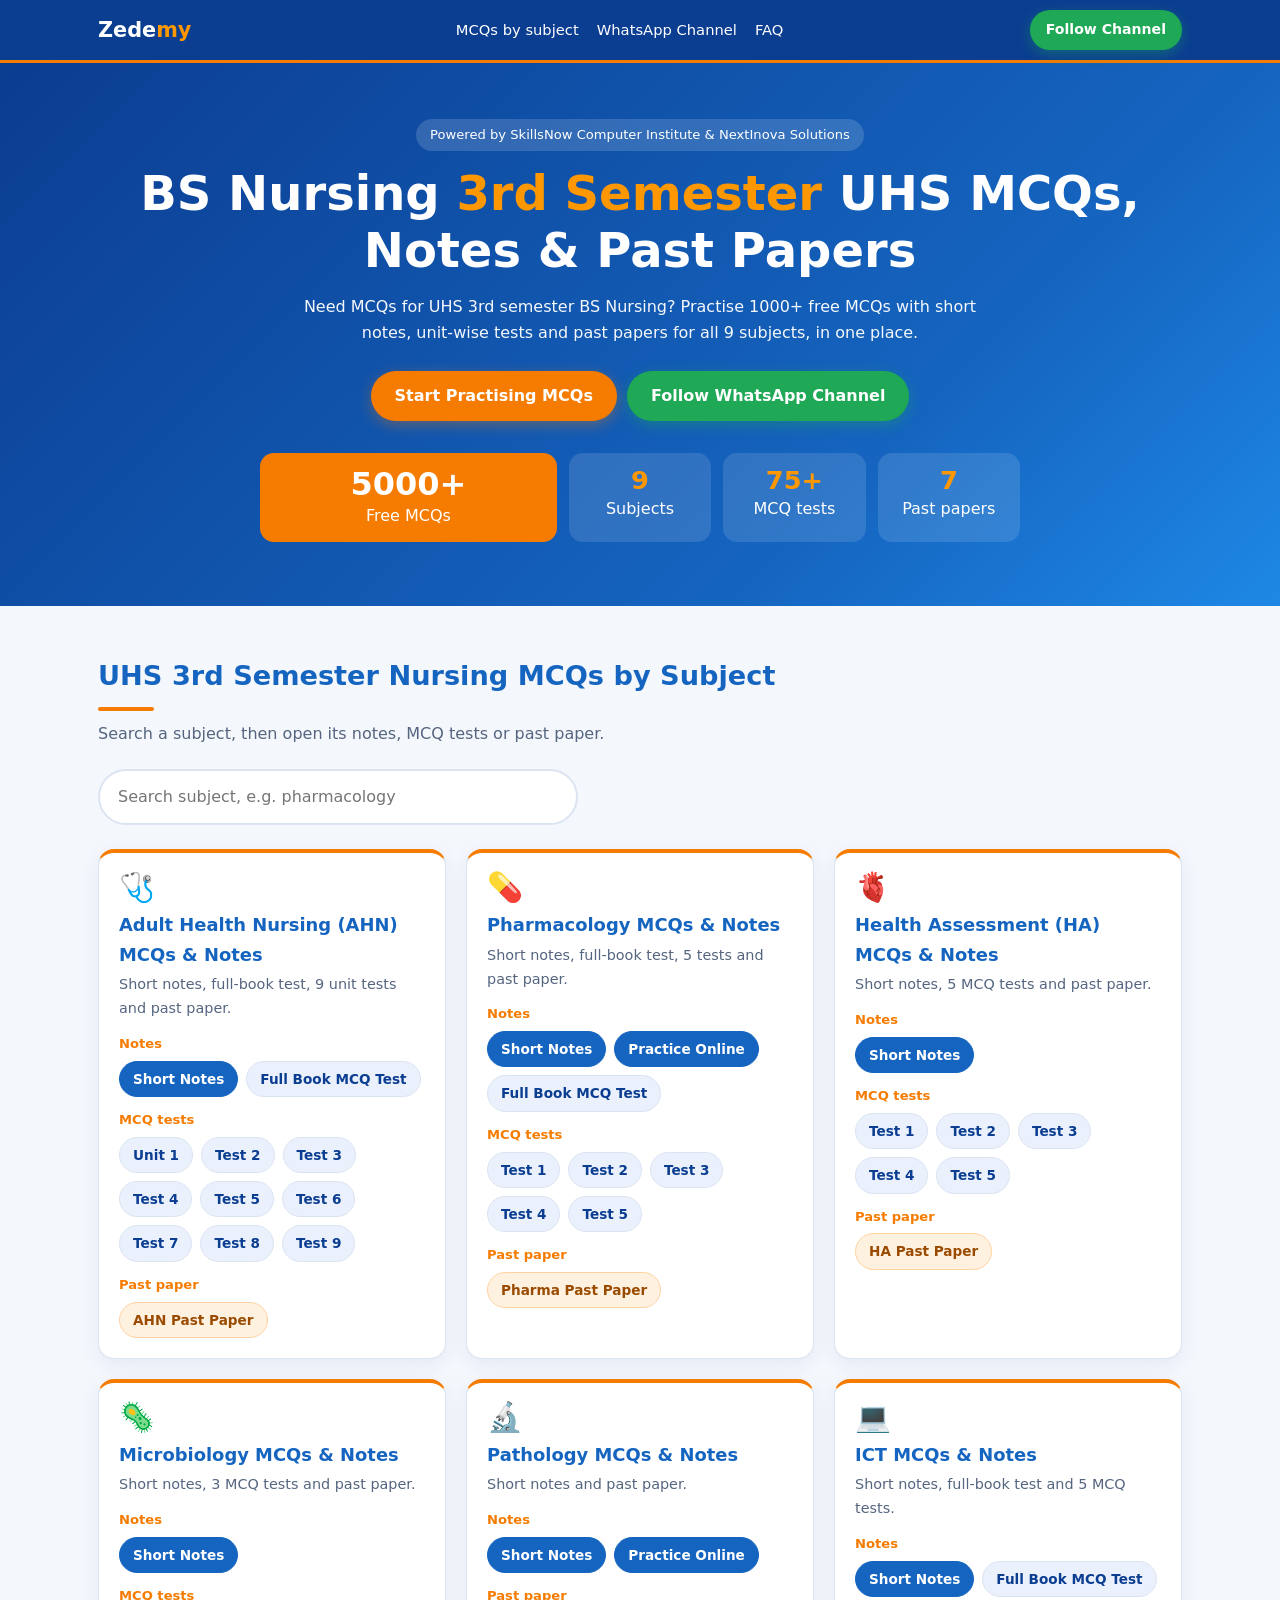
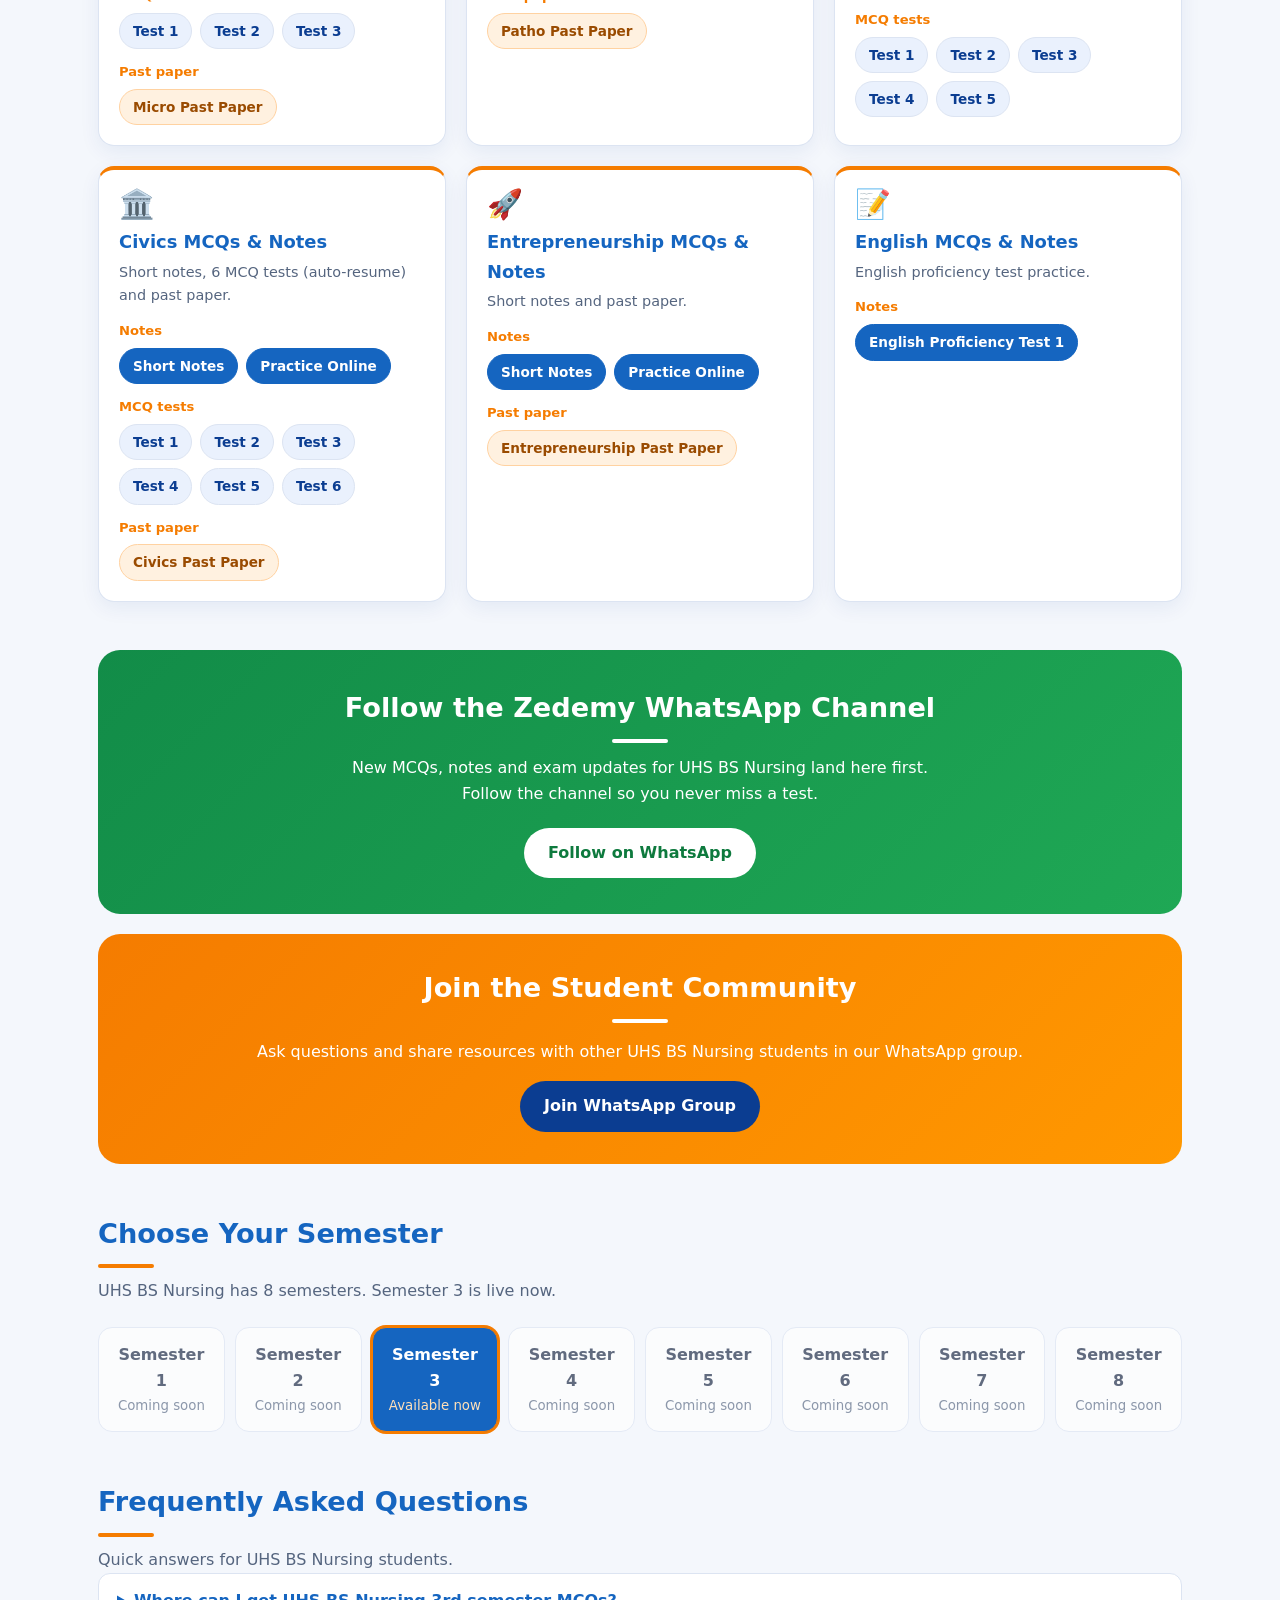
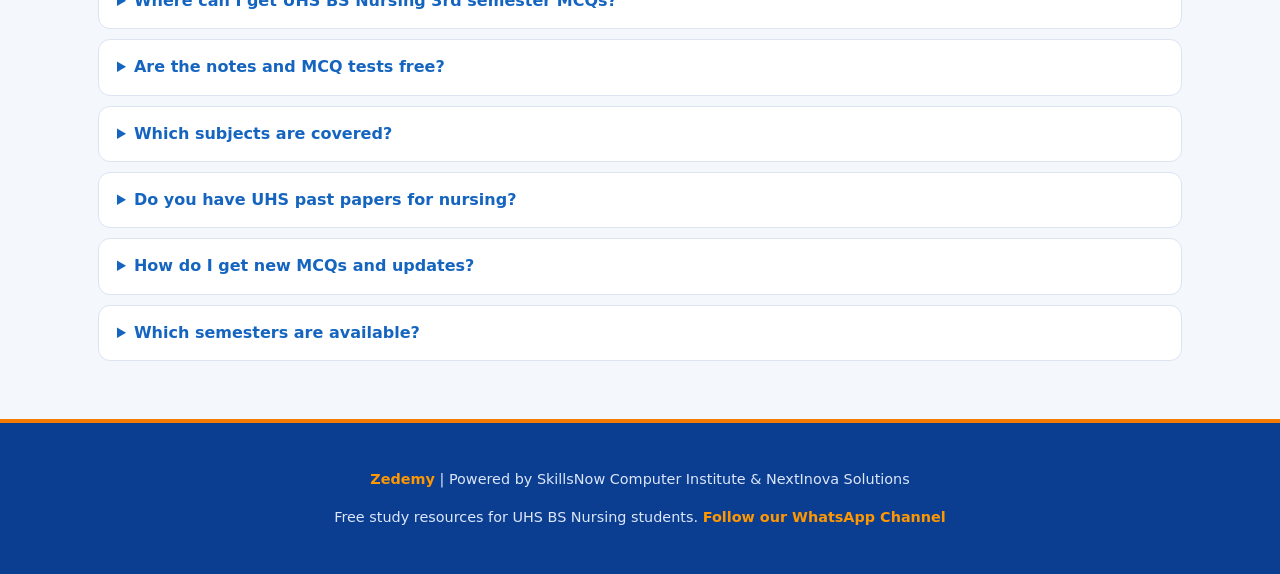
<file: index.html>
<!DOCTYPE html>
<html lang="en">
<head>
<meta charset="utf-8">
<meta name="viewport" content="width=device-width, initial-scale=1, viewport-fit=cover">
<title>BS Nursing 3rd Semester UHS MCQs (5000+), Notes &amp; Past Papers | Zedemy</title>
<meta name="description" content="1000+ free MCQs for UHS BS Nursing 3rd semester: AHN, Pharmacology, Microbiology, Pathology, Health Assessment, ICT, Civics, Entrepreneurship. Short notes, unit tests and past papers by Zedemy.">
<meta name="keywords" content="BS Nursing 3rd semester MCQs, UHS 3rd semester nursing MCQs, UHS BS Nursing notes, AHN MCQs, pharmacology MCQs nursing, microbiology MCQs, pathology notes, civics MCQs, nursing past papers UHS, Zedemy">
<meta name="robots" content="index, follow, max-image-preview:large, max-snippet:-1">
<meta name="author" content="Zedemy">
<meta name="theme-color" content="#0B3D91">
<!-- Replace with your real page address before publishing -->
<link rel="canonical" href="https://YOUR-DOMAIN/bs-nursing-3rd-semester-uhs-mcqs/">
<meta property="og:type" content="website">
<meta property="og:site_name" content="Zedemy">
<meta property="og:title" content="1000+ BS Nursing 3rd Semester UHS MCQs, Notes &amp; Past Papers | Zedemy">
<meta property="og:description" content="Free UHS BS Nursing 3rd semester MCQs, short notes and past papers for all 9 subjects.">
<meta name="twitter:card" content="summary">
<meta name="twitter:title" content="1000+ BS Nursing 3rd Semester UHS MCQs | Zedemy">
<meta name="twitter:description" content="Free MCQs, notes and past papers for UHS BS Nursing 3rd semester.">
<link rel="icon" href="data:image/svg+xml,<svg xmlns=%22http://www.w3.org/2000/svg%22 viewBox=%220 0 100 100%22><text y=%22.9em%22 font-size=%2290%22>🎓</text></svg>">
<script type="application/ld+json">{"@context": "https://schema.org", "@graph": [{"@type": "EducationalOrganization", "name": "Zedemy", "description": "Free study resources for BS Nursing UHS students, powered by SkillsNow Computer Institute and NextInova Solutions.", "sameAs": ["https://whatsapp.com/channel/0029VbCnusvGpLHQtKR0O72l"]}, {"@type": "WebPage", "name": "BS Nursing 3rd Semester UHS MCQs, Notes & Past Papers", "about": "UHS BS Nursing 3rd semester MCQs", "inLanguage": "en", "isAccessibleForFree": true, "audience": {"@type": "EducationalAudience", "educationalRole": "student"}}, {"@type": "ItemList", "name": "BS Nursing 3rd Semester UHS subjects", "itemListElement": [{"@type": "ListItem", "position": 1, "name": "Adult Health Nursing (AHN) MCQs", "url": "#adult-health-nursing"}, {"@type": "ListItem", "position": 2, "name": "Pharmacology MCQs", "url": "#pharmacology"}, {"@type": "ListItem", "position": 3, "name": "Health Assessment (HA) MCQs", "url": "#health-assessment"}, {"@type": "ListItem", "position": 4, "name": "Microbiology MCQs", "url": "#microbiology"}, {"@type": "ListItem", "position": 5, "name": "Pathology MCQs", "url": "#pathology"}, {"@type": "ListItem", "position": 6, "name": "ICT MCQs", "url": "#ict"}, {"@type": "ListItem", "position": 7, "name": "Civics MCQs", "url": "#civics"}, {"@type": "ListItem", "position": 8, "name": "Entrepreneurship MCQs", "url": "#entrepreneurship"}, {"@type": "ListItem", "position": 9, "name": "English MCQs", "url": "#english"}]}]}</script>
<script type="application/ld+json">{"@context": "https://schema.org", "@type": "FAQPage", "mainEntity": [{"@type": "Question", "name": "Where can I get UHS BS Nursing 3rd semester MCQs?", "acceptedAnswer": {"@type": "Answer", "text": "Zedemy has 1000+ free MCQs for BS Nursing 3rd semester (UHS) across Adult Health Nursing, Pharmacology, Health Assessment, Microbiology, Pathology, ICT, Civics, Entrepreneurship and English. Pick a subject below and start a test."}}, {"@type": "Question", "name": "Are the notes and MCQ tests free?", "acceptedAnswer": {"@type": "Answer", "text": "Yes. All short notes, MCQ tests and past papers on Zedemy are free for students."}}, {"@type": "Question", "name": "Which subjects are covered?", "acceptedAnswer": {"@type": "Answer", "text": "Adult Health Nursing (AHN), Pharmacology, Health Assessment, Microbiology, Pathology, ICT, Civics, Entrepreneurship and English."}}, {"@type": "Question", "name": "Do you have UHS past papers for nursing?", "acceptedAnswer": {"@type": "Answer", "text": "Yes. Past paper practice is available for AHN, Pharmacology, Health Assessment, Microbiology, Pathology, Civics and Entrepreneurship."}}, {"@type": "Question", "name": "How do I get new MCQs and updates?", "acceptedAnswer": {"@type": "Answer", "text": "Follow the Zedemy WhatsApp Channel for new MCQs and notes, or join the WhatsApp community group to ask questions."}}, {"@type": "Question", "name": "Which semesters are available?", "acceptedAnswer": {"@type": "Answer", "text": "Semester 3 is live now. Semesters 1, 2 and 4 to 8 will be added step by step."}}]}</script>
<style>
:root{--blue:#0B3D91;--blue2:#1565C0;--orange:#F57C00;--orange2:#FF9800;--wa:#1FA855;--bg:#F4F7FC;--card:#fff;--text:#14213D;--muted:#55657F;--line:#DCE4F2;--chip:#EAF1FD;--chipt:#0B3D91;--paperbg:#FFF1E0;--papert:#9A4B00;color-scheme:light;box-sizing:border-box;padding-top:env(safe-area-inset-top,0px);padding-bottom:env(safe-area-inset-bottom,0px)}
@media(prefers-color-scheme:dark){:root:not([data-theme="light"]){--bg:#0A1426;--card:#111F3A;--text:#EAF0FB;--muted:#A5B5D2;--line:#223559;--chip:#182B50;--chipt:#9CC2FF;--blue:#0A2A66;--paperbg:#3A2610;--papert:#FFC888;color-scheme:dark}}
:root[data-theme="dark"]{--bg:#0A1426;--card:#111F3A;--text:#EAF0FB;--muted:#A5B5D2;--line:#223559;--chip:#182B50;--chipt:#9CC2FF;--blue:#0A2A66;--paperbg:#3A2610;--papert:#FFC888;color-scheme:dark}
*{box-sizing:border-box}
html{scroll-behavior:smooth;scroll-padding-top:calc(76px + env(safe-area-inset-top,0px))}
body{margin:0;background:var(--bg);color:var(--text);font:16px/1.65 "Segoe UI",system-ui,-apple-system,Roboto,Arial,sans-serif}
a{color:inherit;text-decoration:none}
body::before{content:"";position:fixed;inset:0 0 auto;height:env(safe-area-inset-top,0px);background:var(--blue);z-index:10}
.wrap{max-width:1120px;margin:0 auto;padding:0 18px}
header{position:sticky;top:env(safe-area-inset-top,0px);z-index:11;background:var(--blue);color:#fff;border-bottom:3px solid var(--orange)}
.nav{display:flex;align-items:center;justify-content:space-between;height:60px;gap:12px}
.logo{font-weight:800;font-size:1.3rem}.logo span{color:var(--orange2)}
nav a{margin-left:18px;font-size:.92rem}nav a:hover{color:var(--orange2)}
.btn{display:inline-flex;align-items:center;gap:8px;background:var(--orange);color:#fff;font-weight:700;padding:12px 24px;border-radius:999px;box-shadow:0 4px 14px rgba(245,124,0,.35);transition:transform .15s,background .15s}
.btn:hover{background:var(--orange2);transform:translateY(-2px)}
.btn.wa{background:var(--wa);box-shadow:0 4px 14px rgba(31,168,85,.4)}
.btn.wa:hover{background:#25C462}
.btn.sm{padding:8px 16px;font-size:.88rem}
.btn.ghost{background:transparent;border:2px solid #fff;box-shadow:none}
:focus-visible{outline:3px solid var(--orange2);outline-offset:2px}
.hero{background:linear-gradient(135deg,#0B3D91,#1565C0 70%,#1E88E5);color:#fff;padding:56px 0 64px;text-align:center}
.hero h1{font-size:clamp(1.8rem,4.6vw,3rem);line-height:1.2;margin:14px 0}
.hero h1 em{font-style:normal;color:var(--orange2)}
.hero p{max-width:700px;margin:0 auto 24px;opacity:.96}
.badge{display:inline-block;background:rgba(255,255,255,.15);padding:5px 14px;border-radius:999px;font-size:.82rem}
.cta{display:flex;flex-wrap:wrap;gap:10px;justify-content:center}
.stats{display:grid;grid-template-columns:repeat(auto-fit,minmax(120px,1fr));gap:12px;max-width:760px;margin:32px auto 0}
.stats div{background:rgba(255,255,255,.12);border-radius:14px;padding:12px}
.stats b{display:block;font-size:1.6rem;color:var(--orange2);line-height:1.2}
.stats .big{background:var(--orange);grid-column:span 2}.stats .big b{color:#fff;font-size:2rem}
section{padding:48px 0}
h2{font-size:1.7rem;margin:0 0 6px;color:var(--blue2)}
h2::after{content:"";display:block;width:56px;height:4px;background:var(--orange);border-radius:4px;margin-top:8px}
@media(prefers-color-scheme:dark){h2{color:#9CC2FF}}
.sub{color:var(--muted);margin:10px 0 22px}
.search{width:100%;max-width:480px;padding:13px 18px;border-radius:999px;border:2px solid var(--line);background:var(--card);color:var(--text);font:inherit;margin-bottom:24px}
.search:focus{border-color:var(--orange);outline:none}
.grid{display:grid;grid-template-columns:repeat(auto-fill,minmax(310px,1fr));gap:20px}
.card{background:var(--card);border:1px solid var(--line);border-top:4px solid var(--orange);border-radius:16px;padding:20px;box-shadow:0 6px 20px rgba(11,61,145,.07)}
.ic{font-size:1.8rem;line-height:1}
.card h3{margin:8px 0 4px;color:var(--blue2);font-size:1.12rem}
@media(prefers-color-scheme:dark){.card h3{color:#9CC2FF}}
.card p{margin:0 0 10px;color:var(--muted);font-size:.9rem}
.card h4{margin:12px 0 6px;font-size:.82rem;color:var(--orange)}
.row{display:flex;flex-wrap:wrap;gap:8px}
.chip{background:var(--chip);color:var(--chipt);padding:6px 13px;border-radius:999px;font-size:.85rem;font-weight:600;border:1px solid var(--line);transition:background .15s,color .15s}
.chip:hover{background:var(--orange);color:#fff;border-color:var(--orange)}
.chip.main{background:var(--blue2);color:#fff;border-color:var(--blue2)}
.chip.paper{background:var(--paperbg);color:var(--papert);border-color:#FFD2A1}
.empty{display:none;color:var(--muted)}
.sem{display:grid;grid-template-columns:repeat(auto-fit,minmax(110px,1fr));gap:10px}
.sem div,.sem a{background:var(--card);border:1px solid var(--line);border-radius:14px;padding:14px;text-align:center;font-weight:700;opacity:.65}
.sem small{display:block;font-weight:500;color:var(--muted)}
.sem a{opacity:1;background:var(--blue2);color:#fff;border-color:var(--orange);box-shadow:0 0 0 2px var(--orange)}
.sem a small{color:#FFE0B8}
.wachan{background:linear-gradient(135deg,#128C48,#1FA855);color:#fff;border-radius:22px;padding:36px 22px;text-align:center}
.wachan h2{color:#fff}.wachan h2::after{background:#fff;margin:8px auto 0}
.wachan p{max-width:600px;margin:12px auto 20px}
.wachan .btn{background:#fff;color:#0E7A3E;box-shadow:none}
.join{background:linear-gradient(135deg,#F57C00,#FF9800);color:#fff;border-radius:22px;padding:32px 22px;text-align:center;margin-top:20px}
.join h2{color:#fff}.join h2::after{background:#fff;margin:8px auto 0}
.join .btn{background:var(--blue);box-shadow:none}
.faq details{background:var(--card);border:1px solid var(--line);border-radius:12px;padding:14px 18px;margin-bottom:10px}
.faq summary{cursor:pointer;font-weight:700;color:var(--blue2)}
@media(prefers-color-scheme:dark){.faq summary{color:#9CC2FF}}
.faq p{margin:10px 0 0;color:var(--muted)}
footer{background:var(--blue);color:#DCE7FA;text-align:center;padding:30px 18px;border-top:4px solid var(--orange);font-size:.9rem}
footer b{color:var(--orange2)}
@media(max-width:700px){nav{display:none}.stats .big{grid-column:span 2}}
@media(prefers-reduced-motion:reduce){html{scroll-behavior:auto}*{transition:none!important}}
</style>
</head>
<body>
<header><div class="wrap nav">
<a class="logo" href="#top" aria-label="Zedemy home">Zede<span>my</span></a>
<nav aria-label="Main"><a href="#subjects">MCQs by subject</a><a href="#channel">WhatsApp Channel</a><a href="#faq">FAQ</a></nav>
<a class="btn wa sm" href="https://whatsapp.com/channel/0029VbCnusvGpLHQtKR0O72l" target="_blank" rel="noopener">Follow Channel</a>
</div></header>

<main id="top">
<div class="hero"><div class="wrap">
<span class="badge">Powered by SkillsNow Computer Institute &amp; NextInova Solutions</span>
<h1>BS Nursing <em>3rd Semester</em> UHS MCQs, Notes &amp; Past Papers</h1>
<p>Need MCQs for UHS 3rd semester BS Nursing? Practise 1000+ free MCQs with short notes, unit-wise tests and past papers for all 9 subjects, in one place.</p>
<div class="cta">
<a class="btn" href="#subjects">Start Practising MCQs</a>
<a class="btn wa" href="https://whatsapp.com/channel/0029VbCnusvGpLHQtKR0O72l" target="_blank" rel="noopener">Follow WhatsApp Channel</a>
</div>
<div class="stats">
<div class="big"><b>5000+</b>Free MCQs</div>
<div><b>9</b>Subjects</div><div><b>75+</b>MCQ tests</div><div><b>7</b>Past papers</div>
</div>
</div></div>

<section id="subjects"><div class="wrap">
<h2>UHS 3rd Semester Nursing MCQs by Subject</h2>
<p class="sub">Search a subject, then open its notes, MCQ tests or past paper.</p>
<input class="search" id="q" type="search" placeholder="Search subject, e.g. pharmacology" aria-label="Search subjects">
<div class="grid" id="grid">
<article class="card" id="adult-health-nursing" data-s="adult health nursing (ahn)"><div class="ic" aria-hidden="true">🩺</div><h3>Adult Health Nursing (AHN) MCQs &amp; Notes</h3><p>Short notes, full-book test, 9 unit tests and past paper.</p><h4>Notes</h4><div class="row"><a class="chip main" href="https://drive.google.com/file/d/1iaJAniMZ0S2jGeTK5K5_R0zB4FW2uABl/view?usp=drive_link" target="_blank" rel="noopener">Short Notes</a><a class="chip" href="https://forms.gle/ckEfEEaADFMU6NzG7" target="_blank" rel="noopener">Full Book MCQ Test</a></div><h4>MCQ tests</h4><div class="row"><a class="chip" href="https://forms.gle/M9rejJ7P3MgDDNJm6" target="_blank" rel="noopener">Unit 1</a><a class="chip" href="https://forms.gle/kq2D6AGX8ggjhLg96" target="_blank" rel="noopener">Test 2</a><a class="chip" href="https://forms.gle/AcvwiwCHca6vq6Ej8" target="_blank" rel="noopener">Test 3</a><a class="chip" href="https://forms.gle/FCnCFg9q7bfFmd5EA" target="_blank" rel="noopener">Test 4</a><a class="chip" href="https://forms.gle/FoqVXt1LLUKEErYM9" target="_blank" rel="noopener">Test 5</a><a class="chip" href="https://forms.gle/k8JMD2YzTXhb6ztZ6" target="_blank" rel="noopener">Test 6</a><a class="chip" href="https://forms.gle/xKr9czMZpMvY7nmE7" target="_blank" rel="noopener">Test 7</a><a class="chip" href="https://forms.gle/PsTFv8Ve2LSMjKXp8" target="_blank" rel="noopener">Test 8</a><a class="chip" href="https://forms.gle/3eTm9ab79uQ2NH4NA" target="_blank" rel="noopener">Test 9</a></div><h4>Past paper</h4><div class="row"><a class="chip paper" href="https://forms.gle/BYvDPzrBfVFieDzVA" target="_blank" rel="noopener">AHN Past Paper</a></div></article>
<article class="card" id="pharmacology" data-s="pharmacology"><div class="ic" aria-hidden="true">💊</div><h3>Pharmacology MCQs &amp; Notes</h3><p>Short notes, full-book test, 5 tests and past paper.</p><h4>Notes</h4><div class="row"><a class="chip main" href="https://drive.google.com/file/d/1xzstqBJcZIleLVSF5OdiDh5GWeA4gZhN/view?usp=drive_link" target="_blank" rel="noopener">Short Notes</a><a class="chip main" href="pharmacology.html">Practice Online</a><a class="chip" href="https://forms.gle/GA4x8JgwnTjwoq348" target="_blank" rel="noopener">Full Book MCQ Test</a></div><h4>MCQ tests</h4><div class="row"><a class="chip" href="https://forms.gle/efUCmCN9gWwZsHc37" target="_blank" rel="noopener">Test 1</a><a class="chip" href="https://forms.gle/13EP3KzPnd1JMA7W6" target="_blank" rel="noopener">Test 2</a><a class="chip" href="https://forms.gle/9PQByYP6KnaD3LUTA" target="_blank" rel="noopener">Test 3</a><a class="chip" href="https://forms.gle/fF8VXgKx47PdX9dE6" target="_blank" rel="noopener">Test 4</a><a class="chip" href="https://forms.gle/g2fT4rGyZ1VBpMah9" target="_blank" rel="noopener">Test 5</a></div><h4>Past paper</h4><div class="row"><a class="chip paper" href="https://forms.gle/cnWhkeDY4PxLjwxJ6" target="_blank" rel="noopener">Pharma Past Paper</a></div></article>
<article class="card" id="health-assessment" data-s="health assessment (ha)"><div class="ic" aria-hidden="true">🫀</div><h3>Health Assessment (HA) MCQs &amp; Notes</h3><p>Short notes, 5 MCQ tests and past paper.</p><h4>Notes</h4><div class="row"><a class="chip main" href="https://drive.google.com/file/d/1sEzss-cV4IrKcfQjsDYtf8R2HyiJnTq8/view?usp=sharing" target="_blank" rel="noopener">Short Notes</a></div><h4>MCQ tests</h4><div class="row"><a class="chip" href="https://forms.gle/T3CTas9FgcPULF887" target="_blank" rel="noopener">Test 1</a><a class="chip" href="https://forms.gle/ajEULnMrd3BEyzkJ9" target="_blank" rel="noopener">Test 2</a><a class="chip" href="https://forms.gle/H42jn9vPB2XQZh6z9" target="_blank" rel="noopener">Test 3</a><a class="chip" href="https://forms.gle/HWAtP8edY9vqF7AZ7" target="_blank" rel="noopener">Test 4</a><a class="chip" href="https://forms.gle/n7xC9rHReistDEGo7" target="_blank" rel="noopener">Test 5</a></div><h4>Past paper</h4><div class="row"><a class="chip paper" href="https://forms.gle/CwSBMmF9FvC2uKaQ8" target="_blank" rel="noopener">HA Past Paper</a></div></article>
<article class="card" id="microbiology" data-s="microbiology"><div class="ic" aria-hidden="true">🦠</div><h3>Microbiology MCQs &amp; Notes</h3><p>Short notes, 3 MCQ tests and past paper.</p><h4>Notes</h4><div class="row"><a class="chip main" href="https://drive.google.com/file/d/1BAgMOII8FAps855kjIgvWQe3g5MTJJIq/view?usp=drive_link" target="_blank" rel="noopener">Short Notes</a></div><h4>MCQ tests</h4><div class="row"><a class="chip" href="https://forms.gle/eKBkfjYPLzeQtVHK7" target="_blank" rel="noopener">Test 1</a><a class="chip" href="https://forms.gle/3oz8PgApv2MZNwET7" target="_blank" rel="noopener">Test 2</a><a class="chip" href="https://forms.gle/JDkjbN8UpT7cyy9w7" target="_blank" rel="noopener">Test 3</a></div><h4>Past paper</h4><div class="row"><a class="chip paper" href="https://forms.gle/5JBUZMLueuThBvis5" target="_blank" rel="noopener">Micro Past Paper</a></div></article>
<article class="card" id="pathology" data-s="pathology"><div class="ic" aria-hidden="true">🔬</div><h3>Pathology MCQs &amp; Notes</h3><p>Short notes and past paper.</p><h4>Notes</h4><div class="row"><a class="chip main" href="https://drive.google.com/file/d/16wvnBx2r3Iyyzwlp0-MZtqWtSscNNc0e/view?usp=drive_link" target="_blank" rel="noopener">Short Notes</a><a class="chip main" href="pathology.html">Practice Online</a></div><h4>Past paper</h4><div class="row"><a class="chip paper" href="https://forms.gle/XibLBERKfLBoK6d59" target="_blank" rel="noopener">Patho Past Paper</a></div></article>
<article class="card" id="ict" data-s="ict"><div class="ic" aria-hidden="true">💻</div><h3>ICT MCQs &amp; Notes</h3><p>Short notes, full-book test and 5 MCQ tests.</p><h4>Notes</h4><div class="row"><a class="chip main" href="https://drive.google.com/file/d/1waeJvgzEpenfhNo0btJhQNfgEb0R_wwL/view?usp=drive_link" target="_blank" rel="noopener">Short Notes</a><a class="chip" href="https://forms.gle/ALdu7K21uEha3TR29" target="_blank" rel="noopener">Full Book MCQ Test</a></div><h4>MCQ tests</h4><div class="row"><a class="chip" href="https://forms.gle/6U9hk55XSxp7GPBj9" target="_blank" rel="noopener">Test 1</a><a class="chip" href="https://forms.gle/FG4ow9kE4d2rSjqt9" target="_blank" rel="noopener">Test 2</a><a class="chip" href="https://forms.gle/6U7Dtmq5wGUqqb658" target="_blank" rel="noopener">Test 3</a><a class="chip" href="https://forms.gle/5mZj6qpjUBRPCR248" target="_blank" rel="noopener">Test 4</a><a class="chip" href="https://forms.gle/QuigJBYxBmF5d1q1A" target="_blank" rel="noopener">Test 5</a></div></article>
<article class="card" id="civics" data-s="civics"><div class="ic" aria-hidden="true">🏛️</div><h3>Civics MCQs &amp; Notes</h3><p>Short notes, 6 MCQ tests (auto-resume) and past paper.</p><h4>Notes</h4><div class="row"><a class="chip main" href="https://drive.google.com/file/d/186KhUmHN_whCXY3dSPBoNRlBGTvXRfuX/view?usp=drive_link" target="_blank" rel="noopener">Short Notes</a><a class="chip main" href="civics.html">Practice Online</a></div><h4>MCQ tests</h4><div class="row"><a class="chip" href="https://forms.gle/LTv7ReC6JPvDZj7Z7" target="_blank" rel="noopener">Test 1</a><a class="chip" href="https://forms.gle/2HrawJcnuA8EnuhH8" target="_blank" rel="noopener">Test 2</a><a class="chip" href="https://forms.gle/4SZAjyEei1kXPoWd6" target="_blank" rel="noopener">Test 3</a><a class="chip" href="https://forms.gle/vrnn2rCK81EP1UWbA" target="_blank" rel="noopener">Test 4</a><a class="chip" href="https://forms.gle/ZSKAmXNU9fP8PkuSA" target="_blank" rel="noopener">Test 5</a><a class="chip" href="https://forms.gle/C64acDgAEVFWPgGL8" target="_blank" rel="noopener">Test 6</a></div><h4>Past paper</h4><div class="row"><a class="chip paper" href="https://forms.gle/A5R5yMoLRcgzzFjt5" target="_blank" rel="noopener">Civics Past Paper</a></div></article>
<article class="card" id="entrepreneurship" data-s="entrepreneurship"><div class="ic" aria-hidden="true">🚀</div><h3>Entrepreneurship MCQs &amp; Notes</h3><p>Short notes and past paper.</p><h4>Notes</h4><div class="row"><a class="chip main" href="https://drive.google.com/file/d/1MFxKQMAoHN_YyfoggqhikGnjrVir_TV-/view?usp=drive_link" target="_blank" rel="noopener">Short Notes</a><a class="chip main" href="entrepreneurship.html">Practice Online</a></div><h4>Past paper</h4><div class="row"><a class="chip paper" href="https://forms.gle/SLuefB8cYhQUggSa8" target="_blank" rel="noopener">Entrepreneurship Past Paper</a></div></article>
<article class="card" id="english" data-s="english"><div class="ic" aria-hidden="true">📝</div><h3>English MCQs &amp; Notes</h3><p>English proficiency test practice.</p><h4>Notes</h4><div class="row"><a class="chip main" href="https://drive.google.com/file/d/1Adt1Txuj0q1guauIY_G0Elhi3-x2AHXT/view?usp=drive_link" target="_blank" rel="noopener">English Proficiency Test 1</a></div></article>

</div>
<p class="empty" id="none">No subject found. Try another name, or ask in our WhatsApp community.</p>
</div></section>

<section id="channel" style="padding-top:0"><div class="wrap">
<div class="wachan">
<h2>Follow the Zedemy WhatsApp Channel</h2>
<p>New MCQs, notes and exam updates for UHS BS Nursing land here first. Follow the channel so you never miss a test.</p>
<a class="btn" href="https://whatsapp.com/channel/0029VbCnusvGpLHQtKR0O72l" target="_blank" rel="noopener">Follow on WhatsApp</a>
</div>
<div class="join">
<h2>Join the Student Community</h2>
<p>Ask questions and share resources with other UHS BS Nursing students in our WhatsApp group.</p>
<a class="btn" href="https://chat.whatsapp.com/F4L9KdHK7OZ0QPsqKY3s3s?s=cl&amp;p=a&amp;iam=2" target="_blank" rel="noopener">Join WhatsApp Group</a>
</div>
</div></section>

<section style="padding-top:0"><div class="wrap">
<h2>Choose Your Semester</h2>
<p class="sub">UHS BS Nursing has 8 semesters. Semester 3 is live now.</p>
<div class="sem">
<div>Semester 1<small>Coming soon</small></div><div>Semester 2<small>Coming soon</small></div>
<a href="#subjects">Semester 3<small>Available now</small></a>
<div>Semester 4<small>Coming soon</small></div><div>Semester 5<small>Coming soon</small></div><div>Semester 6<small>Coming soon</small></div><div>Semester 7<small>Coming soon</small></div><div>Semester 8<small>Coming soon</small></div>
</div></div></section>

<section id="faq" class="faq" style="padding-top:0"><div class="wrap">
<h2>Frequently Asked Questions</h2><p class="sub">Quick answers for UHS BS Nursing students.</p>
<details><summary>Where can I get UHS BS Nursing 3rd semester MCQs?</summary><p>Zedemy has 5000+ free MCQs for BS Nursing 3rd semester (UHS) across Adult Health Nursing, Pharmacology, Health Assessment, Microbiology, Pathology, ICT, Civics, Entrepreneurship and English. Pick a subject below and start a test.</p></details><details><summary>Are the notes and MCQ tests free?</summary><p>Yes. All short notes, MCQ tests and past papers on Zedemy are free for students.</p></details><details><summary>Which subjects are covered?</summary><p>Adult Health Nursing (AHN), Pharmacology, Health Assessment, Microbiology, Pathology, ICT, Civics, Entrepreneurship and English.</p></details><details><summary>Do you have UHS past papers for nursing?</summary><p>Yes. Past paper practice is available for AHN, Pharmacology, Health Assessment, Microbiology, Pathology, Civics and Entrepreneurship.</p></details><details><summary>How do I get new MCQs and updates?</summary><p>Follow the Zedemy WhatsApp Channel for new MCQs and notes, or join the WhatsApp community group to ask questions.</p></details><details><summary>Which semesters are available?</summary><p>Semester 3 is live now. Semesters 1, 2 and 4 to 8 will be added step by step.</p></details>
</div></section>
</main>

<footer><p><b>Zedemy</b> | Powered by SkillsNow Computer Institute &amp; NextInova Solutions</p><p>Free study resources for UHS BS Nursing students. <a href="https://whatsapp.com/channel/0029VbCnusvGpLHQtKR0O72l" target="_blank" rel="noopener"><b>Follow our WhatsApp Channel</b></a></p></footer>
<script>
(function(){var q=document.getElementById('q'),c=document.querySelectorAll('#grid .card'),n=document.getElementById('none');
q.addEventListener('input',function(){var v=q.value.trim().toLowerCase(),s=0;c.forEach(function(e){var m=!v||e.dataset.s.indexOf(v)>-1;e.style.display=m?'':'none';if(m)s++});n.style.display=s?'none':'block'})})();
</script>
</body>
</html>
</file>
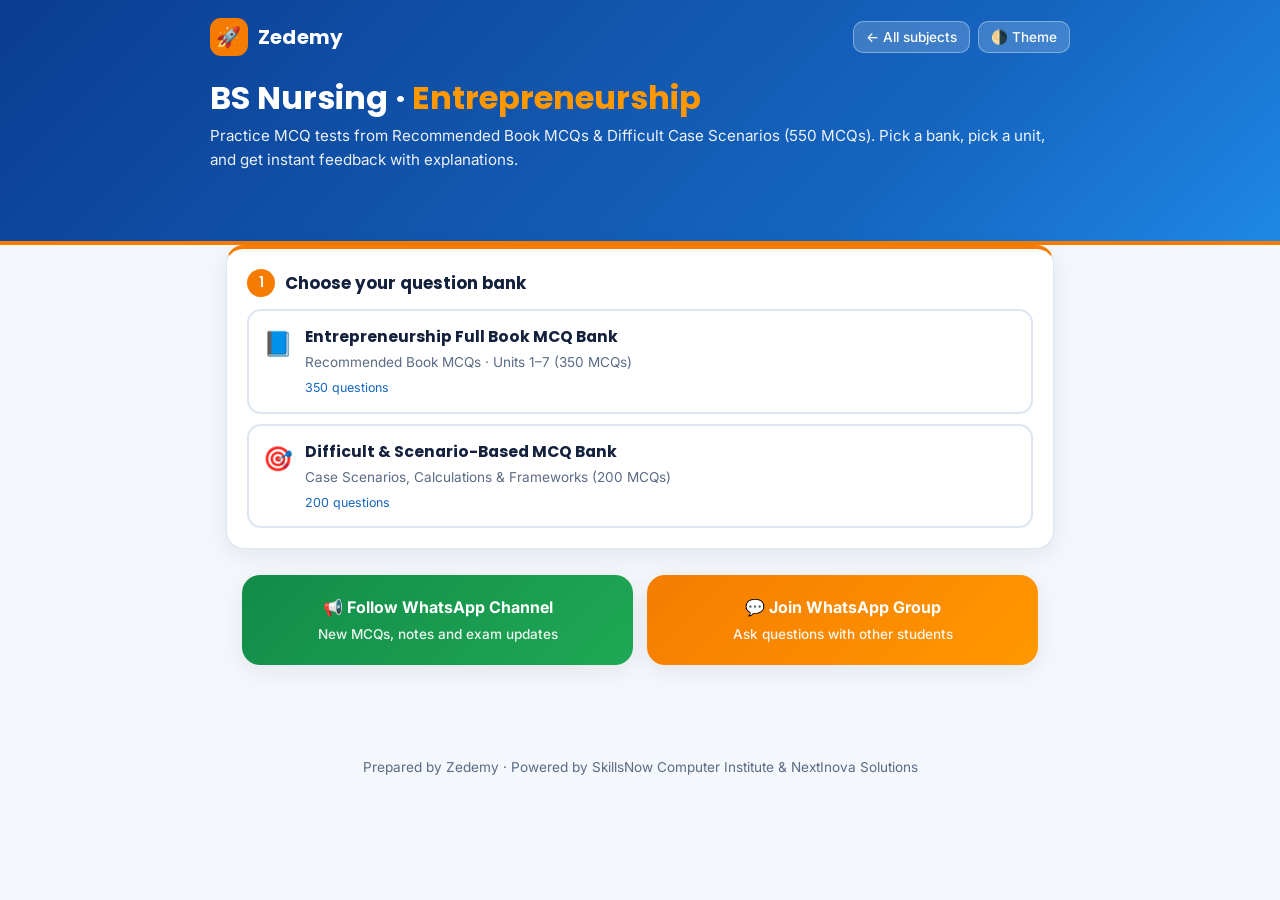
<file: entrepreneurship.html>
<!DOCTYPE html>
<html lang="en">
<head>
<meta charset="utf-8">
<meta name="theme-color" content="#0B3D91">
<meta name="viewport" content="width=device-width, initial-scale=1, viewport-fit=cover">
<title>Zedemy · BS Nursing · Entrepreneurship MCQs</title>
<link rel="preconnect" href="https://fonts.googleapis.com">
<link rel="preconnect" href="https://fonts.gstatic.com" crossorigin>
<link href="https://fonts.googleapis.com/css2?family=Poppins:wght@400;500;600;700&family=Inter:wght@400;500;600&display=swap" rel="stylesheet">
<style>
:root{box-sizing:border-box;padding-top:env(safe-area-inset-top,0px);padding-bottom:env(safe-area-inset-bottom,0px);
--bg:#f4f7fb;--surface:#fff;--ink:#14213d;--muted:#5b6b86;--line:#dde5f0;--brand:#0f766e;--brand-2:#115e9a;--brand-ink:#fff;
--ok:#0a7d4b;--ok-bg:#e6f6ee;--bad:#b42318;--bad-bg:#fdecea;--warn:#8a5a00;--warn-bg:#fff4dc;--shadow:0 6px 24px rgba(20,33,61,.08)}
@media (prefers-color-scheme:dark){:root:not([data-theme="light"]){--bg:#0e1626;--surface:#16213a;--ink:#e8eefb;--muted:#9fb0cf;--line:#26355a;--brand:#2dd4bf;--brand-2:#60a5fa;--brand-ink:#06201d;--ok:#4ade80;--ok-bg:#12301f;--bad:#f87171;--bad-bg:#3a1a1a;--warn:#fbbf24;--warn-bg:#3a2e12;--shadow:0 6px 24px rgba(0,0,0,.35)}}
:root[data-theme="dark"]{--bg:#0e1626;--surface:#16213a;--ink:#e8eefb;--muted:#9fb0cf;--line:#26355a;--brand:#2dd4bf;--brand-2:#60a5fa;--brand-ink:#06201d;--ok:#4ade80;--ok-bg:#12301f;--bad:#f87171;--bad-bg:#3a1a1a;--warn:#fbbf24;--warn-bg:#3a2e12;--shadow:0 6px 24px rgba(0,0,0,.35)}
html{scroll-padding-top:env(safe-area-inset-top,0px)}
*,*::before,*::after{box-sizing:border-box}
body{margin:0;background:var(--bg);color:var(--ink);font-family:Inter,system-ui,-apple-system,"Segoe UI",Roboto,Arial,sans-serif;line-height:1.55;-webkit-font-smoothing:antialiased}
h1,h2,h3{font-family:Poppins,Inter,system-ui,sans-serif;margin:0;line-height:1.25}
.wrap{max-width:860px;margin:0 auto;padding:0 16px 48px}
header.top{background:linear-gradient(135deg,var(--brand),var(--brand-2));color:#fff;padding:18px 16px 70px}
header.top .in{max-width:860px;margin:0 auto;display:flex;align-items:center;gap:12px;justify-content:space-between}
.logo{display:flex;align-items:center;gap:10px;font-family:Poppins,sans-serif;font-weight:700;font-size:1.25rem;letter-spacing:.2px}
.logo i{width:38px;height:38px;border-radius:11px;background:rgba(255,255,255,.2);display:grid;place-items:center;font-style:normal}
.tbtn{background:rgba(255,255,255,.18);color:#fff;border:1px solid rgba(255,255,255,.35);border-radius:10px;padding:7px 12px;font:500 .85rem Inter,sans-serif;cursor:pointer}
.hero{max-width:860px;margin:22px auto 0}
.hero h1{font-size:clamp(1.35rem,4.5vw,2rem)}
.hero p{margin:6px 0 0;opacity:.92;font-size:.95rem}
.card{background:var(--surface);border:1px solid var(--line);border-radius:18px;box-shadow:var(--shadow);padding:20px}
main{margin-top:-48px}
.step{display:flex;align-items:center;gap:10px;margin:0 0 12px}
.step b{width:28px;height:28px;border-radius:50%;background:var(--brand);color:var(--brand-ink);display:grid;place-items:center;font:600 .85rem Poppins,sans-serif;flex:none}
.step h2{font-size:1.05rem}
.stack>*+*{margin-top:18px}
.books{display:grid;gap:10px}
.book{display:flex;gap:12px;align-items:flex-start;text-align:left;width:100%;padding:14px;border:2px solid var(--line);border-radius:14px;background:var(--surface);color:var(--ink);cursor:pointer;font:inherit}
.book:hover{border-color:var(--brand)}
.book[aria-pressed="true"]{border-color:var(--brand);background:color-mix(in srgb,var(--brand) 9%,var(--surface))}
.book .ic{font-size:1.5rem;flex:none}
.book strong{display:block;font-family:Poppins,sans-serif;font-size:.98rem}
.book span{color:var(--muted);font-size:.85rem}
.pill{display:inline-block;margin-top:6px;font-size:.75rem;background:var(--warn-bg);color:var(--warn);padding:2px 9px;border-radius:99px}
.units{display:grid;gap:8px;grid-template-columns:repeat(auto-fill,minmax(250px,1fr))}
.unit{display:flex;justify-content:space-between;gap:10px;align-items:center;padding:11px 13px;border:2px solid var(--line);border-radius:12px;background:var(--surface);color:var(--ink);cursor:pointer;font:500 .9rem Inter,sans-serif;text-align:left}
.unit em{font-style:normal;font-size:.78rem;color:var(--muted);flex:none}
.unit[aria-pressed="true"]{border-color:var(--brand);background:color-mix(in srgb,var(--brand) 9%,var(--surface))}
.row{display:flex;flex-wrap:wrap;gap:8px}
.chip{padding:8px 14px;border:2px solid var(--line);border-radius:99px;background:var(--surface);color:var(--ink);cursor:pointer;font:500 .88rem Inter,sans-serif}
.chip[aria-pressed="true"]{border-color:var(--brand);background:var(--brand);color:var(--brand-ink)}
.cta{width:100%;padding:15px;border:0;border-radius:14px;background:linear-gradient(135deg,var(--brand),var(--brand-2));color:#fff;font:600 1.02rem Poppins,sans-serif;cursor:pointer}
.cta:disabled{opacity:.45;cursor:not-allowed}
.sec{background:transparent;border:2px solid var(--line);color:var(--ink);border-radius:12px;padding:11px 16px;font:500 .92rem Inter,sans-serif;cursor:pointer}
.sum{font-size:.9rem;color:var(--muted);text-align:center;margin-top:10px}
.hidden{display:none!important}
/* quiz */
.bar{position:sticky;top:env(safe-area-inset-top,0px);z-index:5;background:var(--bg);padding:10px 0 12px}
.bar .meta{display:flex;justify-content:space-between;font-size:.82rem;color:var(--muted);margin-bottom:6px;gap:8px;flex-wrap:wrap}
.bar .meta b{color:var(--ink)}
.track{height:12px;background:var(--line);border-radius:99px;overflow:hidden}
.fill{height:100%;width:0;background:linear-gradient(90deg,var(--brand),var(--brand-2));border-radius:99px;transition:width .4s ease}
.qhead{display:flex;gap:8px;flex-wrap:wrap;margin-bottom:10px}
.tag{font-size:.74rem;background:color-mix(in srgb,var(--brand-2) 12%,var(--surface));color:var(--brand-2);padding:3px 10px;border-radius:99px;font-weight:600}
.qtext{font:600 1.08rem/1.5 Poppins,Inter,sans-serif;margin:0 0 16px}
.opts{display:grid;gap:10px}
.opt{display:flex;gap:12px;align-items:flex-start;width:100%;text-align:left;padding:13px 14px;border:2px solid var(--line);border-radius:14px;background:var(--surface);color:var(--ink);cursor:pointer;font:inherit}
.opt:hover:not(:disabled){border-color:var(--brand)}
.opt .l{flex:none;width:30px;height:30px;border-radius:9px;background:var(--line);display:grid;place-items:center;font:600 .85rem Poppins,sans-serif}
.opt.ok{border-color:var(--ok);background:var(--ok-bg)}.opt.ok .l{background:var(--ok);color:#fff}
.opt.bad{border-color:var(--bad);background:var(--bad-bg)}.opt.bad .l{background:var(--bad);color:#fff}
.opt:disabled{cursor:default}
.fb{margin-top:16px;border-radius:14px;padding:14px 16px;border:1px solid}
.fb.ok{background:var(--ok-bg);border-color:var(--ok)}.fb.bad{background:var(--bad-bg);border-color:var(--bad)}
.fb h3{font-size:1rem;margin-bottom:4px}.fb.ok h3{color:var(--ok)}.fb.bad h3{color:var(--bad)}
.fb p{margin:6px 0 0;font-size:.93rem}
.fb .gen{font-size:.76rem;color:var(--muted);margin-top:8px}
.nav{display:flex;justify-content:space-between;gap:10px;margin-top:16px}
.nav .cta{width:auto;padding:12px 26px;margin-left:auto}
/* results */
.score{text-align:center}
.ring{--p:0;width:170px;height:170px;border-radius:50%;margin:6px auto 14px;display:grid;place-items:center;background:conic-gradient(var(--brand) calc(var(--p)*1%),var(--line) 0)}
.ring div{width:134px;height:134px;border-radius:50%;background:var(--surface);display:grid;place-items:center;align-content:center}
.ring b{font:700 2rem Poppins,sans-serif;line-height:1}.ring small{color:var(--muted);font-size:.8rem}
.stats{display:grid;grid-template-columns:repeat(3,1fr);gap:10px;margin:16px 0}
.stats div{background:var(--bg);border-radius:12px;padding:10px;text-align:center}
.stats b{display:block;font:700 1.25rem Poppins,sans-serif}.stats span{font-size:.78rem;color:var(--muted)}
details{border:1px solid var(--line);border-radius:12px;padding:10px 14px;margin-top:10px;background:var(--surface)}
summary{cursor:pointer;font-weight:600;font-size:.92rem}
.rv{font-size:.9rem;margin-top:8px}.rv .y{color:var(--bad)}.rv .c{color:var(--ok)}
button:focus-visible{outline:3px solid var(--brand-2);outline-offset:2px}
footer{text-align:center;color:var(--muted);font-size:.8rem;margin-top:26px}
@media(max-width:520px){.card{padding:16px}.stats{grid-template-columns:1fr 1fr 1fr}}
@media(prefers-reduced-motion:reduce){.fill{transition:none}}

/* ===== Zedemy blue + orange theme ===== */
:root{--brand:#1565C0;--brand-2:#F57C00;--brand-ink:#fff;--warn-bg:#FFF1E0;--warn:#9A4B00}
@media (prefers-color-scheme:dark){:root:not([data-theme="light"]){--brand:#7DB2FF;--brand-2:#FF9800;--brand-ink:#06183a;--bg:#0A1426;--surface:#111F3A;--line:#223559;--muted:#A5B5D2;--warn-bg:#3A2610;--warn:#FFC888}}
:root[data-theme="dark"]{--brand:#7DB2FF;--brand-2:#FF9800;--brand-ink:#06183a;--bg:#0A1426;--surface:#111F3A;--line:#223559;--muted:#A5B5D2;--warn-bg:#3A2610;--warn:#FFC888}
header.top{background:linear-gradient(135deg,#0B3D91,#1565C0 70%,#1E88E5);border-bottom:4px solid #F57C00}
header.top .logo{color:#fff;text-decoration:none}
header.top .logo i{background:#F57C00}
.hero h1 span{color:#FF9800}
.tbtn{text-decoration:none;display:inline-block}
.tbtn:hover{background:#F57C00;border-color:#F57C00}
.hbtns{display:flex;gap:8px;align-items:center}
.cta{background:linear-gradient(135deg,#F57C00,#FF9800);box-shadow:0 4px 14px rgba(245,124,0,.35)}
.cta:hover:not(:disabled){filter:brightness(1.06)}
.fill{background:linear-gradient(90deg,#F57C00,#FF9800)}
.ring{background:conic-gradient(var(--brand-2) calc(var(--p)*1%),var(--line) 0)}
.tag{color:var(--brand);background:color-mix(in srgb,var(--brand) 12%,var(--surface))}
.step b{background:#F57C00;color:#fff}
.card{border-top:4px solid #F57C00}
.book em{color:var(--brand)!important}
.opt:hover:not(:disabled),.book:hover,.chip:hover{border-color:#F57C00}
.sec:hover{border-color:#F57C00}
button:focus-visible,a:focus-visible{outline:3px solid #FF9800;outline-offset:2px}
.resume{display:flex;flex-wrap:wrap;gap:12px;align-items:center;background:var(--warn-bg);color:var(--warn);border:2px solid #F57C00;border-radius:16px;padding:14px 16px;margin-bottom:18px}
.resume .t{flex:1;min-width:200px;font-weight:600}
.resume .cta{width:auto;padding:10px 20px;font-size:.92rem}
.resume .sec{padding:9px 14px;color:inherit;border-color:currentColor}
.netbar{display:none;position:sticky;top:env(safe-area-inset-top,0px);z-index:9;background:#FDECEA;color:#A32117;border:2px solid #F2A6A0;border-radius:12px;padding:9px 14px;font-weight:600;font-size:.88rem;margin-bottom:10px}
.netbar.show{display:block}
.netbar.ok{background:#E4F6EA;color:#14693A;border-color:#86D6A1}
.toast{position:fixed;left:50%;bottom:calc(20px + env(safe-area-inset-bottom,0px));transform:translate(-50%,30px);background:#0B3D91;color:#fff;border:2px solid #F57C00;padding:10px 20px;border-radius:999px;font-weight:600;opacity:0;pointer-events:none;transition:.25s;z-index:30;max-width:92vw;text-align:center;font-size:.9rem}
.toast.show{opacity:1;transform:translate(-50%,0)}
.nav .sec+.sec{margin-left:0}
.nav .grp{display:flex;gap:8px;flex-wrap:wrap}
footer a{color:#F57C00;font-weight:600}

.comm{display:grid;grid-template-columns:1fr 1fr;gap:14px;margin:26px 0 8px}
.comm a{display:block;border-radius:18px;padding:20px 18px;text-align:center;color:#fff;text-decoration:none;font-weight:700;box-shadow:var(--shadow)}
.comm a small{display:block;font-weight:500;opacity:.92;margin-top:4px;font-size:.85rem}
.comm .ch{background:linear-gradient(135deg,#128C48,#1FA855)}
.comm .gr{background:linear-gradient(135deg,#F57C00,#FF9800)}
.comm a:hover{filter:brightness(1.06)}
@media(max-width:560px){.comm{grid-template-columns:1fr}}
</style>
</head>
<body>
<header class="top"><div class="in">
  <a class="logo" href="Zedemy__BS_Nursing_3rd_Semester_UHS.html#entrepreneurship" title="Back to all subjects"><i>🚀</i> Zedemy</a>
  <div class="hbtns"><a class="tbtn" href="Zedemy__BS_Nursing_3rd_Semester_UHS.html#entrepreneurship">← All subjects</a><button class="tbtn" id="theme" type="button" aria-label="Toggle light or dark theme">🌗 Theme</button></div>
</div>
<div class="hero"><h1>BS Nursing · <span>Entrepreneurship</span></h1><p>Practice MCQ tests from Recommended Book MCQs &amp; Difficult Case Scenarios (550 MCQs). Pick a bank, pick a unit, and get instant feedback with explanations.</p></div></header>
<main class="wrap">
<div class="netbar" id="netbar" role="status"></div>
<div class="resume hidden" id="resume" role="status"><div class="t" id="resumeTxt"></div><button class="cta" id="resumeBtn" type="button">Continue test</button><button class="sec" id="resumeDrop" type="button">Discard</button></div>
<section id="setup" class="card stack">
  <div><div class="step"><b>1</b><h2>Choose your question bank</h2></div><div class="books" id="books"></div></div>
  <div id="unitBox" class="hidden"><div class="step"><b>2</b><h2>Choose your unit</h2></div><div class="units" id="units"></div></div>
  <div id="optBox" class="hidden">
    <div class="step"><b>3</b><h2>Test settings</h2></div>
    <p style="margin:0 0 6px;font-size:.85rem;color:var(--muted)">Number of questions</p><div class="row" id="cnt"></div>
    <p style="margin:12px 0 6px;font-size:.85rem;color:var(--muted)">Question order</p><div class="row" id="ord"></div>
  </div>
  <div id="startBox" class="hidden"><button class="cta" id="start" type="button">Start test</button><div class="sum" id="sum"></div></div>
</section>

<section id="quiz" class="hidden">
  <div class="bar"><div class="meta"><span>Question <b id="qi">1</b> of <b id="qt">1</b></span><span>Score <b id="sc">0</b> · Answered <b id="an">0</b></span></div>
  <div class="track" role="progressbar" aria-label="Test progress" aria-valuemin="0" aria-valuemax="100" aria-valuenow="0" id="pb"><div class="fill" id="fill"></div></div></div>
  <div class="card">
    <div class="qhead" id="qhead"></div>
    <p class="qtext" id="qtext"></p>
    <div class="opts" id="opts"></div>
    <div id="fb" class="hidden"></div>
    <div class="nav"><div class="grp"><button class="sec" id="saveExit" type="button">Save &amp; exit</button><button class="sec" id="quit" type="button">End test</button></div><button class="cta hidden" id="next" type="button">Next</button></div>
  </div>
</section>

<section id="result" class="card hidden score">
  <h2>Test complete</h2>
  <div class="ring" id="ring"><div><b id="rpct">0%</b><small>score</small></div></div>
  <h3 id="rmark" style="font-size:1.4rem"></h3>
  <p id="rmsg" style="color:var(--muted);margin:6px 0 0"></p>
  <div class="stats"><div><b id="rc">0</b><span>Correct</span></div><div><b id="rw">0</b><span>Wrong</span></div><div><b id="rs">0</b><span>Skipped</span></div></div>
  <div class="row" style="justify-content:center"><button class="cta" style="width:auto;padding:12px 24px" id="again" type="button">New test</button><button class="sec" id="retryWrong" type="button">Retry wrong questions</button></div>
  <div id="review" style="text-align:left;margin-top:18px"></div>
</section>
<div class="wrap"><div class="comm">
<a class="ch" href="https://whatsapp.com/channel/0029VbCnusvGpLHQtKR0O72l" target="_blank" rel="noopener">📢 Follow WhatsApp Channel<small>New MCQs, notes and exam updates</small></a>
<a class="gr" href="https://chat.whatsapp.com/F4L9KdHK7OZ0QPsqKY3s3s?s=cl&amp;p=a&amp;iam=2" target="_blank" rel="noopener">💬 Join WhatsApp Group<small>Ask questions with other students</small></a>
</div></div>
<footer style="text-align:center;padding:10px 16px 40px;font-size:.85rem;color:var(--muted)">Prepared by Zedemy · Powered by SkillsNow Computer Institute &amp; NextInova Solutions</footer>
<div class="toast" id="toast" role="status"></div>
</main>
<script id="data" type="application/json">{"books": [{"title": "Entrepreneurship Full Book MCQ Bank", "short": "Full Book Bank", "sub": "Recommended Book MCQs · Units 1–7 (350 MCQs)", "icon": "📘", "q": [{"u": "Unit 1: Introduction to Entrepreneurship", "q": "According to Barringer and Ireland, the \"entrepreneurial process\" typically begins with:", "o": {"A": "Securing financing", "B": "Developing a business model", "C": "The identification of an attractive opportunity", "D": "Preparing a formal business plan"}, "a": "C", "e": "Barringer and Ireland emphasize that recognizing an attractive, viable opportunity is the foundational first step before planning or raising capital.", "b": 0}, {"u": "Unit 1: Introduction to Entrepreneurship", "q": "Which of the following is the MOST accurate definition of entrepreneurship?", "o": {"A": "The process of managing a large corporation", "B": "The pursuit of opportunity beyond resources controlled", "C": "The act of securing venture capital for a new idea", "D": "The study of economic theories related to markets"}, "a": "B", "e": "Harvard's classic definition by Howard Stevenson defines entrepreneurship as pursuing opportunities regardless of resources currently controlled.", "b": 0}, {"u": "Unit 1: Introduction to Entrepreneurship", "q": "In Kuratko's view, the \"role of entrepreneurship in economic development\" is LEAST likely to be manifested through:", "o": {"A": "The stabilization of existing market hierarchies", "B": "Innovation that leads to new industries", "C": "Job creation and reduction in unemployment", "D": "Increased competition and productivity"}, "a": "A", "e": "Entrepreneurship disrupts rather than stabilizes existing market hierarchies through innovation, job creation, and competition.", "b": 0}, {"u": "Unit 1: Introduction to Entrepreneurship", "q": "A primary personal reason \"why to become an entrepreneur\" often includes:", "o": {"A": "The desire for a structured, low-risk career path", "B": "The freedom to make one's own decisions", "C": "Guaranteed financial success", "D": "Avoiding long working hours"}, "a": "B", "e": "Autonomy and decision-making freedom are primary motivators for choosing entrepreneurship over traditional employment.", "b": 0}, {"u": "Unit 1: Introduction to Entrepreneurship", "q": "The \"Timmons Model\" of the entrepreneurial process emphasizes three key driving forces. These are:", "o": {"A": "Market, Product, Team", "B": "Opportunity, Team, Resources", "C": "Idea, Capital, Business Plan", "D": "Innovation, Risk, Leadership"}, "a": "B", "e": "Jeffry Timmons' model centers on balancing Opportunity, Team, and Resources led by the entrepreneur.", "b": 0}, {"u": "Unit 1: Introduction to Entrepreneurship", "q": "Joseph Schumpeter's concept of \"creative destruction\" in entrepreneurship refers to:", "o": {"A": "The process of dismantling old products and systems to make way for new ones", "B": "The environmental impact of new businesses", "C": "The failure rate of startup ventures", "D": "The destructive nature of intense competition"}, "a": "A", "e": "Creative destruction describes how innovation renders obsolete products and business models outdated while creating new economic value.", "b": 0}, {"u": "Unit 1: Introduction to Entrepreneurship", "q": "In \"The Lean Startup,\" Eric Ries redefines the initial entrepreneurial process to prioritize:", "o": {"A": "Extensive business planning before launch", "B": "Building a minimal viable product (MVP) to test market hypotheses", "C": "Securing full intellectual property protection first", "D": "Assembling a complete and experienced management team"}, "a": "B", "e": "Lean Startup prioritizes rapid experimentation via an MVP to gather validated customer learning.", "b": 0}, {"u": "Unit 1: Introduction to Entrepreneurship", "q": "Which of the following is NOT typically considered a stage in the basic entrepreneurial process?", "o": {"A": "Discovery (Opportunity Recognition)", "B": "Resource Acquisition", "C": "Bureaucratization", "D": "Concept Development"}, "a": "C", "e": "Bureaucratization is characteristic of mature rigid organizations, not the core entrepreneurial startup process.", "b": 0}, {"u": "Unit 1: Introduction to Entrepreneurship", "q": "The \"Effectuation\" process, as described by Saras Sarasvathy, contrasts with causal reasoning by focusing on:", "o": {"A": "Starting with a predetermined goal and seeking resources to achieve it", "B": "Leveraging existing means and forming partnerships to create unpredictable outcomes", "C": "Detailed market research and long-term forecasting", "D": "Mimicking the strategies of successful, established firms"}, "a": "B", "e": "Effectuation starts with available means (who you are, what you know, whom you know) and co-creates outcomes with partners.", "b": 0}, {"u": "Unit 1: Introduction to Entrepreneurship", "q": "Entrepreneurship contributes to economic development primarily by:", "o": {"A": "Increasing the dependence on imported goods", "B": "Reducing the number of small businesses through consolidation", "C": "Fostering innovation, creating jobs, and promoting competition", "D": "Ensuring government control over key industries"}, "a": "C", "e": "Entrepreneurs stimulate economic growth by introducing innovations, generating employment, and increasing market competitiveness.", "b": 0}, {"u": "Unit 1: Introduction to Entrepreneurship", "q": "According to Kuratko, the \"entrepreneurial revolution\" is characterized by a shift towards:", "o": {"A": "Deeper reliance on traditional corporate career paths", "B": "Decentralized, innovative firms driving economic renewal", "C": "Government-led economic initiatives", "D": "A decrease in global competition"}, "a": "B", "e": "The entrepreneurial revolution reflects dynamic, decentralized startups driving modern economic renewal.", "b": 0}, {"u": "Unit 1: Introduction to Entrepreneurship", "q": "The statement \"entrepreneurs are made, not born\" suggests that:", "o": {"A": "Genetics play no role in entrepreneurial success.", "B": "Entrepreneurial skills and mindset can be learned and developed.", "C": "Everyone has an equal chance to be a successful entrepreneur.", "D": "Formal education is unnecessary for entrepreneurship."}, "a": "B", "e": "Entrepreneurship is a teachable discipline of skills, frameworks, and behaviors rather than an exclusively innate trait.", "b": 0}, {"u": "Unit 1: Introduction to Entrepreneurship", "q": "In the context of economic development, \"intrapreneurship\" refers to:", "o": {"A": "Entrepreneurship within existing large organizations", "B": "International entrepreneurial ventures", "C": "Socially-focused non-profit startups", "D": "The process of buying a franchise"}, "a": "A", "e": "Intrapreneurship is acting like an entrepreneur to create new products or ventures inside an established organization.", "b": 0}, {"u": "Unit 1: Introduction to Entrepreneurship", "q": "A significant societal benefit of entrepreneurial activity is:", "o": {"A": "The guarantee of higher taxes for all", "B": "The introduction of solutions to social and environmental problems", "C": "The elimination of all corporate competition", "D": "Ensuring that all products become cheaper"}, "a": "B", "e": "Entrepreneurs often address unmet societal, healthcare, and environmental challenges with innovative solutions.", "b": 0}, {"u": "Unit 1: Introduction to Entrepreneurship", "q": "From a resource-based view, the entrepreneurial process is fundamentally about:", "o": {"A": "Competing on price alone.", "B": "Identifying and combining heterogeneous resources to create value.", "C": "Following standardized industry best practices.", "D": "Maximizing short-term shareholder profits."}, "a": "B", "e": "The resource-based view focuses on assembling unique, heterogeneous resources to generate competitive advantage.", "b": 0}, {"u": "Unit 1: Introduction to Entrepreneurship", "q": "Which factor is often a major disincentive for becoming an entrepreneur?", "o": {"A": "The potential for high autonomy", "B": "The possibility of significant financial loss", "C": "The opportunity to create something new", "D": "The ability to make a personal impact"}, "a": "B", "e": "Income uncertainty and potential loss of invested capital are primary deterrents to starting a business.", "b": 0}, {"u": "Unit 1: Introduction to Entrepreneurship", "q": "The \"Ambidextrous Organization\" theory suggests that for long-term survival, firms must excel at both exploitation and exploration. In this context, entrepreneurship is most closely aligned with:", "o": {"A": "Exploitation (refining existing capabilities)", "B": "Exploration (searching for new possibilities)", "C": "Outsourcing (delegating non-core functions)", "D": "Downsizing (reducing operational costs)"}, "a": "B", "e": "Exploration involves experimentation, discovery, and innovation—core hallmarks of entrepreneurship.", "b": 0}, {"u": "Unit 1: Introduction to Entrepreneurship", "q": "The \"entrepreneurial event,\" as described in some models (Shapero), is triggered by:", "o": {"A": "A random occurrence with no prior influence.", "B": "An individual's negative displacement from a current role.", "C": "The individual's perception of desirability and feasibility.", "D": "A government mandate."}, "a": "C", "e": "Shapero's Entrepreneurial Event model emphasizes perceived desirability, perceived feasibility, and propensity to act.", "b": 0}, {"u": "Unit 1: Introduction to Entrepreneurship", "q": "Peter Drucker argued that entrepreneurship is primarily:", "o": {"A": "A genetic trait.", "B": "A systematic discipline of practice.", "C": "A function of luck and timing.", "D": "Only applicable to small businesses."}, "a": "B", "e": "Drucker famously stated that entrepreneurship is neither magic nor genetic—it is a systematic discipline that can be learned.", "b": 0}, {"u": "Unit 1: Introduction to Entrepreneurship", "q": "Which element is considered a key component of the entrepreneurial process after opportunity identification?", "o": {"A": "Conducting an IPO (Initial Public Offering)", "B": "Developing the venture team", "C": "Liquidating assets", "D": "Implementing rigid, long-term strategic plans"}, "a": "B", "e": "After recognizing an opportunity and developing the concept, assembling a capable venture team is critical.", "b": 0}, {"u": "Unit 1: Introduction to Entrepreneurship", "q": "The role of entrepreneurship in a developing economy like Pakistan's is crucial because it:", "o": {"A": "Immediately solves the country's balance of payments crisis.", "B": "Creates a large number of low-risk, government-backed jobs.", "C": "Promotes self-reliance, innovation, and grassroots economic growth.", "D": "Primarily focuses on attracting foreign direct investment."}, "a": "C", "e": "In developing economies, entrepreneurship drives local job creation, self-reliance, and grassroots economic expansion.", "b": 0}, {"u": "Unit 1: Introduction to Entrepreneurship", "q": "According to the concept of \"entrepreneurial intensity,\" a firm that is highly frequent and radical in its innovations is considered:", "o": {"A": "A conservative player", "B": "An opportunity evaluator", "C": "A prolific entrepreneur", "D": "A risk-averse entity"}, "a": "C", "e": "High frequency combined with high degree of innovation characterizes prolific entrepreneurial intensity.", "b": 0}, {"u": "Unit 1: Introduction to Entrepreneurship", "q": "A \"necessity-based entrepreneur\" is typically driven by:", "o": {"A": "The desire to exploit a high-growth market niche.", "B": "A lack of other viable employment options.", "C": "A technological breakthrough.", "D": "An inheritance of capital."}, "a": "B", "e": "Necessity entrepreneurs start ventures because satisfactory wage employment alternatives are unavailable.", "b": 0}, {"u": "Unit 1: Introduction to Entrepreneurship", "q": "The \"Macro-environment\" (PESTEL analysis) influences the entrepreneurial process by:", "o": {"A": "Determining the exact success rate of a new venture.", "B": "Creating the immutable rules for internal team management.", "C": "Shaping the opportunities and threats in the external landscape.", "D": "Guaranteeing funding for all viable business ideas."}, "a": "C", "e": "Political, Economic, Social, Technological, Environmental, and Legal factors shape external opportunities and threats.", "b": 0}, {"u": "Unit 1: Introduction to Entrepreneurship", "q": "In the context of the entrepreneurial process, a \"feasibility study\" is conducted to:", "o": {"A": "Write the final marketing campaign.", "B": "Determine the practical viability of the business concept.", "C": "Secure patent protection for an idea.", "D": "Hire the first 50 employees."}, "a": "B", "e": "A feasibility analysis tests product/service, industry/market, organizational, and financial viability before full commitment.", "b": 0}, {"u": "Unit 1: Introduction to Entrepreneurship", "q": "The concept of \"Sustainable Entrepreneurship\" integrates which triple bottom line?", "o": {"A": "Profit, Loss, and Break-even", "B": "People, Planet, and Profit", "C": "Product, Price, and Promotion", "D": "Production, Processing, and Packaging"}, "a": "B", "e": "Sustainable entrepreneurship balances social impact (People), environmental stewardship (Planet), and economic viability (Profit).", "b": 0}, {"u": "Unit 1: Introduction to Entrepreneurship", "q": "A fundamental reason for the failure of many new ventures in the initial stages of the entrepreneurial process is:", "o": {"A": "Lack of a formal office space.", "B": "Misreading market opportunities and customer needs.", "C": "Having too much startup capital.", "D": "Refusing to take any loans."}, "a": "B", "e": "Building products without validated customer demand (lack of product-market fit) is the leading cause of startup failure.", "b": 0}, {"u": "Unit 1: Introduction to Entrepreneurship", "q": "The \"Global Entrepreneurship Monitor (GEM)\" is a research program that assesses:", "o": {"A": "The annual profits of Fortune 500 companies.", "B": "The national rates of entrepreneurial activity and its determinants.", "C": "The stock market performance of tech startups.", "D": "The personal wealth of the world's top entrepreneurs."}, "a": "B", "e": "GEM measures Total Early-stage Entrepreneurial Activity (TEA) and entrepreneurial ecosystems across countries.", "b": 0}, {"u": "Unit 1: Introduction to Entrepreneurship", "q": "An individual who starts a small business based on a known concept, like a local franchise, is often termed as a(n):", "o": {"A": "Social entrepreneur", "B": "Serial entrepreneur", "C": "Entrepreneurial manager", "D": "Small business owner/entrepreneur"}, "a": "D", "e": "Small business owners operate established or replicated business concepts primarily for personal income and stability.", "b": 0}, {"u": "Unit 1: Introduction to Entrepreneurship", "q": "The \"Uncertainty-Bearing Theory\" of entrepreneurship, associated with Frank Knight, posits that profit is a reward for:", "o": {"A": "Providing capital.", "B": "Bearing uninsurable risks and uncertainties.", "C": "Managing day-to-day operations.", "D": "Inventing new technologies."}, "a": "B", "e": "Frank Knight distinguished measurable risk from true uninsurable uncertainty, viewing entrepreneurial profit as the reward for bearing uncertainty.", "b": 0}, {"u": "Unit 1: Introduction to Entrepreneurship", "q": "The \"Resource-Based View\" (RBV) in entrepreneurship suggests that a firm's competitive advantage comes from its:", "o": {"A": "Ability to secure the lowest interest rates on loans.", "B": "Unique and valuable resources and capabilities.", "C": "Extensive and detailed business plan.", "D": "Large number of geographically dispersed branches."}, "a": "B", "e": "VRIO resources (Valuable, Rare, Inimitable, Organized) underpin sustainable competitive advantage under RBV.", "b": 0}, {"u": "Unit 1: Introduction to Entrepreneurship", "q": "In the entrepreneurial process, the \"concept stage\" primarily involves:", "o": {"A": "Filing for bankruptcy.", "B": "Defining the product/service, target market, and core value proposition.", "C": "Distributing dividends to shareholders.", "D": "Negotiating international trade agreements."}, "a": "B", "e": "During concept development, the founder articulates the offering, target customers, and unique value proposition.", "b": 0}, {"u": "Unit 1: Introduction to Entrepreneurship", "q": "A key difference between an \"inventor\" and an \"entrepreneur\" is that the entrepreneur:", "o": {"A": "Focuses solely on the technical aspects of an idea.", "B": "Is primarily concerned with the commercialization of an idea.", "C": "Works exclusively in a research and development lab.", "D": "Avoids all forms of risk."}, "a": "B", "e": "An inventor creates something new; an entrepreneur builds a viable business model to commercialize it.", "b": 0}, {"u": "Unit 1: Introduction to Entrepreneurship", "q": "The \"Locus of Control\" is a personality concept relevant to entrepreneurship. An individual with a strong internal locus of control believes:", "o": {"A": "Their success or failure is determined by fate or luck.", "B": "Their own actions and decisions directly impact outcomes.", "C": "Government policies are the sole determinant of business success.", "D": "They have no control over their career path."}, "a": "B", "e": "Internal locus of control means believing one's own effort and decisions shape outcomes rather than external luck.", "b": 0}, {"u": "Unit 1: Introduction to Entrepreneurship", "q": "According to \"Effectual Entrepreneurship,\" the \"Bird-in-Hand\" principle advises entrepreneurs to start with:", "o": {"A": "A detailed five-year financial projection.", "B": "An analysis of competitor weaknesses.", "C": "Their existing means (Who I am, What I know, Whom I know).", "D": "A large bank loan to cover all possible expenses."}, "a": "C", "e": "Bird-in-Hand emphasizes taking action immediately using current personal identity, knowledge, and network.", "b": 0}, {"u": "Unit 1: Introduction to Entrepreneurship", "q": "The term \"Gazelle\" in entrepreneurship refers to a business that:", "o": {"A": "Operates in the wildlife tourism sector.", "B": "Has shown rapid growth (e.g., 20% annually for four years) from a significant base.", "C": "Is slow-moving but very stable and profitable.", "D": "Is a non-profit organization."}, "a": "B", "e": "Coined by David Birch, a gazelle is a high-growth firm expanding at least 20% annually for four or more consecutive years.", "b": 0}, {"u": "Unit 1: Introduction to Entrepreneurship", "q": "The \"Stages of Growth\" model for new ventures typically does NOT include which stage?", "o": {"A": "Existence", "B": "Survival", "C": "Success", "D": "Monopolization"}, "a": "D", "e": "Churchill and Lewis's five stages are Existence, Survival, Success, Take-off, and Resource Maturity.", "b": 0}, {"u": "Unit 1: Introduction to Entrepreneurship", "q": "A \"Social Entrepreneur\" is distinct from a traditional entrepreneur in that their primary focus is on creating:", "o": {"A": "Maximum shareholder wealth.", "B": "Social value and societal change.", "C": "A global monopoly.", "D": "Personal fame and recognition."}, "a": "B", "e": "Social entrepreneurs measure primary success through measurable social/community impact rather than pure profit maximization.", "b": 0}, {"u": "Unit 1: Introduction to Entrepreneurship", "q": "The \"Corporate Entrepreneurship\" strategy known as \"Venture Teams\" involves:", "o": {"A": "Outsourcing all new product development.", "B": "Creating autonomous groups within the firm to develop new businesses.", "C": "Acquiring only failing competitors.", "D": "Reducing R&D expenditure to save costs."}, "a": "B", "e": "Corporate venture teams operate semi-autonomously inside large companies to incubate new business lines.", "b": 0}, {"u": "Unit 1: Introduction to Entrepreneurship", "q": "In the context of the entrepreneurial process, a \"pivot\" refers to:", "o": {"A": "The initial public offering of a company.", "B": "A structured course correction to test a new hypothesis about the product or business model.", "C": "The point at which a company breaks even.", "D": "Selling the company to a larger competitor."}, "a": "B", "e": "A pivot keeps one foot grounded in validated learning while shifting strategy, customer segment, or value delivery.", "b": 0}, {"u": "Unit 1: Introduction to Entrepreneurship", "q": "The \"Entrepreneurial Ecosystem\" concept emphasizes that entrepreneurship thrives due to:", "o": {"A": "The efforts of a single, heroic individual.", "B": "A complex set of interconnected factors like culture, finance, and policy.", "C": "Strict government regulations.", "D": "The absence of any form of competition."}, "a": "B", "e": "Isenberg's ecosystem model highlights interdependent domains: policy, finance, culture, supports, human capital, and markets.", "b": 0}, {"u": "Unit 1: Introduction to Entrepreneurship", "q": "David Birch's research was instrumental in identifying that a disproportionately large share of new net jobs in an economy is created by:", "o": {"A": "Large, established corporations.", "B": "Small and new firms.", "C": "Government agencies.", "D": "Foreign multinationals."}, "a": "B", "e": "Birch demonstrated that small, rapidly growing young businesses generate the majority of net new jobs.", "b": 0}, {"u": "Unit 1: Introduction to Entrepreneurship", "q": "The \"Risk-Taking\" propensity in entrepreneurship involves a willingness to:", "o": {"A": "Take reckless and uncalculated gambles.", "B": "Commit significant resources to an outcome that is uncertain.", "C": "Avoid all situations with any element of uncertainty.", "D": "Delegate all critical decisions to others."}, "a": "B", "e": "Entrepreneurs take calculated, moderated risks—committing resources where upside justifies managed uncertainty.", "b": 0}, {"u": "Unit 1: Introduction to Entrepreneurship", "q": "The \"Innovation Theory of Profit\" (Schumpeter) suggests that entrepreneurs earn profits by:", "o": {"A": "Following industry standards precisely.", "B": "Introducing successful innovations that disrupt the market.", "C": "Minimizing costs through employee layoffs.", "D": "Lobbying for government subsidies."}, "a": "B", "e": "Schumpeter argued entrepreneurial profit is a temporary monopoly reward earned from introducing novel innovations.", "b": 0}, {"u": "Unit 1: Introduction to Entrepreneurship", "q": "An individual who identifies, evaluates, and exploits opportunities exclusively through digital technologies is often called a:", "o": {"A": "Technopreneur", "B": "Ecopreneur", "C": "Serial Entrepreneur", "D": "Venture Capitalist"}, "a": "A", "e": "Technopreneurs build ventures centered on digital, software, or technology-driven innovations.", "b": 0}, {"u": "Unit 1: Introduction to Entrepreneurship", "q": "The \"Entrepreneurial Orientation\" (EO) of a firm includes dimensions such as:", "o": {"A": "Centralization, formalization, and complexity.", "B": "Innovativeness, proactiveness, and risk-taking.", "C": "Stability, defensiveness, and reactivity.", "D": "Standardization, hierarchy, and routine."}, "a": "B", "e": "Miller/Covin & Slevin define EO primarily via innovativeness, proactiveness, and risk-taking (plus autonomy and competitive aggressiveness).", "b": 0}, {"u": "Unit 1: Introduction to Entrepreneurship", "q": "The concept of \"Bootstrapping\" in the entrepreneurial process refers to:", "o": {"A": "Finding ways to avoid the Internal Revenue Service.", "B": "Starting and growing a business with minimal external capital.", "C": "Selling the business at the earliest opportunity.", "D": "Relying exclusively on government grants."}, "a": "B", "e": "Bootstrapping relies on personal savings, lean operations, and early customer revenues rather than outside equity/debt.", "b": 0}, {"u": "Unit 1: Introduction to Entrepreneurship", "q": "A key \"pull factor\" that motivates individuals to become entrepreneurs is:", "o": {"A": "Job loss and unemployment.", "B": "The desire for independence and self-actualization.", "C": "Dissatisfaction with a previous employer.", "D": "A lack of alternative career options."}, "a": "B", "e": "Pull factors are positive attractions (independence, achievement, wealth), whereas job loss is a push factor.", "b": 0}, {"u": "Unit 1: Introduction to Entrepreneurship", "q": "In the \"Input-Output Model\" of the entrepreneurial process, which of the following is considered an INPUT?", "o": {"A": "The generated profit", "B": "The business plan", "C": "Customer satisfaction", "D": "Market share"}, "a": "B", "e": "Opportunity, resources, and the business plan serve as inputs; profit, growth, and value creation are outputs.", "b": 0}, {"u": "Unit 1: Introduction to Entrepreneurship", "q": "The \"Harvard School\" definition of entrepreneurship primarily focuses on the entrepreneur's role in:", "o": {"A": "Creating a monopoly.", "B": "Bearing market risk.", "C": "Managing the factors of production.", "D": "Identifying and fulfilling unmet market needs."}, "a": "D", "e": "The Harvard School views entrepreneurship as purposeful activity to initiate, maintain, and develop profit-oriented ventures by meeting market needs.", "b": 0}, {"u": "Unit 2: Entrepreneurial Characteristics & Skills", "q": "McClelland's Theory of Needs suggests that successful entrepreneurs are primarily driven by a high need for:", "o": {"A": "Affiliation (nAff)", "B": "Power (nPow)", "C": "Achievement (nAch)", "D": "Security"}, "a": "C", "e": "David McClelland found that high need for achievement (nAch)—excelling against standards of excellence—is the strongest entrepreneurial motivator.", "b": 0}, {"u": "Unit 2: Entrepreneurial Characteristics & Skills", "q": "Which of the following is NOT typically considered a core characteristic of a successful entrepreneur according to Kuratko?", "o": {"A": "A preference for extreme, uncalculated risks", "B": "Tolerance for ambiguity", "C": "Internal locus of control", "D": "High energy and perseverance"}, "a": "A", "e": "Entrepreneurs are calculated, moderate risk-takers, not reckless gamblers.", "b": 0}, {"u": "Unit 2: Entrepreneurial Characteristics & Skills", "q": "The concept of \"Self-Efficacy\" in entrepreneurship, proposed by Albert Bandura, refers to an individual's:", "o": {"A": "General intelligence and IQ.", "B": "Belief in their capability to perform specific entrepreneurial tasks successfully.", "C": "Ability to secure bank loans.", "D": "Financial net worth."}, "a": "B", "e": "Entrepreneurial self-efficacy is task-specific confidence in one's ability to execute entrepreneurial actions and overcome obstacles.", "b": 0}, {"u": "Unit 2: Entrepreneurial Characteristics & Skills", "q": "In the context of entrepreneurial skills, \"Bricolage\" refers to the ability to:", "o": {"A": "Write complex legal contracts.", "B": "Make do by applying combinations of the resources at hand to new problems.", "C": "Manage a global supply chain.", "D": "Deliver polished investor pitches."}, "a": "B", "e": "Levi-Strauss / Baker & Nelson define bricolage as creatively recombining available resources at hand to solve novel problems.", "b": 0}, {"u": "Unit 2: Entrepreneurial Characteristics & Skills", "q": "A \"Growth Mindset,\" a concept by Carol Dweck, is crucial for entrepreneurs because it fosters:", "o": {"A": "A fear of failure and avoidance of challenges.", "B": "The belief that abilities can be developed through dedication and hard work.", "C": "A focus on proving innate intelligence.", "D": "Resistance to feedback and criticism."}, "a": "B", "e": "A growth mindset treats setbacks as learning opportunities and views skills as improvable through effort.", "b": 0}, {"u": "Unit 2: Entrepreneurial Characteristics & Skills", "q": "\"Tolerance for ambiguity\" is an important entrepreneurial trait because entrepreneurs often operate in environments with:", "o": {"A": "Clear, unchanging rules and predictable outcomes.", "B": "Incomplete information, uncertainty, and constant change.", "C": "Guaranteed customer demand.", "D": "Full government protection from competition."}, "a": "B", "e": "Startups face unclear data and shifting conditions, requiring comfort making decisions without complete certainty.", "b": 0}, {"u": "Unit 2: Entrepreneurial Characteristics & Skills", "q": "Which skill set involves the ability to understand and manage one's own emotions, as well as recognize and influence the emotions of others?", "o": {"A": "Technical skills", "B": "Financial accounting skills", "C": "Emotional Intelligence (EQ)", "D": "Operations management skills"}, "a": "C", "e": "Emotional intelligence (self-awareness, self-regulation, empathy, social skill) is critical for leading teams and negotiating.", "b": 0}, {"u": "Unit 2: Entrepreneurial Characteristics & Skills", "q": "An entrepreneur who demonstrates \"proactiveness\" is characterized by:", "o": {"A": "Waiting for competitors to act first before responding.", "B": "Anticipating future problems, needs, or changes and taking initiative.", "C": "Focusing solely on day-to-day administrative tasks.", "D": "Avoiding new market entry."}, "a": "B", "e": "Proactiveness means anticipating market shifts and acting ahead of competitors rather than reacting passively.", "b": 0}, {"u": "Unit 2: Entrepreneurial Characteristics & Skills", "q": "The \"Big Five\" personality trait most consistently linked to entrepreneurial intention and performance is:", "o": {"A": "Neuroticism", "B": "Agreeableness", "C": "Openness to Experience and Conscientiousness", "D": "Introversion"}, "a": "C", "e": "Meta-analyses show high Conscientiousness (achievement/dependability) and Openness to Experience (creativity/curiosity) strongly predict entrepreneurship.", "b": 0}, {"u": "Unit 2: Entrepreneurial Characteristics & Skills", "q": "In the context of entrepreneurial skills, \"opportunity recognition\" is enhanced by:", "o": {"A": "Isolating oneself from industry trends.", "B": "Prior knowledge, cognitive alertness, and social networks.", "C": "Strictly following established routines.", "D": "Ignoring customer complaints."}, "a": "B", "e": "Kirzner's entrepreneurial alertness combined with domain knowledge and diverse networks sharpens opportunity spotting.", "b": 0}, {"u": "Unit 2: Entrepreneurial Characteristics & Skills", "q": "\"Passion\" in entrepreneurship is best described as:", "o": {"A": "A fleeting emotional excitement about making money.", "B": "An intense, positive emotional attachment to entrepreneurial activities that are meaningful to the individual's identity.", "C": "A disregard for the practical challenges of business.", "D": "An inability to listen to advice from mentors."}, "a": "B", "e": "Cardon et al. define entrepreneurial passion as intense positive feelings toward identity-central activities like inventing, founding, or developing.", "b": 0}, {"u": "Unit 2: Entrepreneurial Characteristics & Skills", "q": "Which of the following is a CRITICAL conceptual skill for an entrepreneur?", "o": {"A": "Operating a specific piece of machinery.", "B": "Preparing a balance sheet.", "C": "Seeing the enterprise as a whole and understanding how its parts interrelate.", "D": "Writing computer code."}, "a": "C", "e": "Conceptual skills enable big-picture systems thinking—seeing how all functions interact within the broader environment.", "b": 0}, {"u": "Unit 2: Entrepreneurial Characteristics & Skills", "q": "\"Resilience\" is a vital characteristic for entrepreneurs because it enables them to:", "o": {"A": "Avoid all business failures.", "B": "Bounce back quickly from setbacks, failures, and adversity.", "C": "Never experience stress or anxiety.", "D": "Maintain the exact same strategy regardless of results."}, "a": "B", "e": "Resilience allows founders to absorb shocks, learn from failure, and adaptively persist.", "b": 0}, {"u": "Unit 2: Entrepreneurial Characteristics & Skills", "q": "According to Sarasvathy, \"Affordable Loss\" is a decision-making skill where an entrepreneur focuses on:", "o": {"A": "Calculating the maximum possible financial return.", "B": "Determining how much they are willing to lose and committing no more than that.", "C": "Securing insurance against all possible business losses.", "D": "Only investing money borrowed from others."}, "a": "B", "e": "Affordable loss evaluates downside risk first—committing only resources the founder can afford to lose.", "b": 0}, {"u": "Unit 2: Entrepreneurial Characteristics & Skills", "q": "An entrepreneur with a \"vision\" is able to:", "o": {"A": "Predict the exact stock market prices for the next decade.", "B": "Create and communicate a compelling picture of a desired future state for the venture.", "C": "Focus exclusively on short-term quarterly profits.", "D": "Micromanage every employee's daily tasks."}, "a": "B", "e": "Visionary leadership articulates an inspiring future direction that aligns employees, customers, and investors.", "b": 0}, {"u": "Unit 2: Entrepreneurial Characteristics & Skills", "q": "The ability to build and maintain relationships with a diverse group of people who can provide resources and information is known as:", "o": {"A": "Financial literacy", "B": "Networking / Social Capital", "C": "Technical proficiency", "D": "Strategic planning"}, "a": "B", "e": "Social capital and networking unlock mentorship, partnerships, talent, and funding channels.", "b": 0}, {"u": "Unit 2: Entrepreneurial Characteristics & Skills", "q": "\"Cognitive Adaptability\" refers to an entrepreneur's ability to:", "o": {"A": "Memorize large amounts of financial data.", "B": "Be dynamic, flexible, and self-regulating in their cognitions given dynamic and uncertain task environments.", "C": "Stick rigidly to an initial business plan.", "D": "Delegate all strategic thinking to consultants."}, "a": "B", "e": "Haynie & Shepherd define cognitive adaptability as metacognitive flexibility to update decision frameworks in changing environments.", "b": 0}, {"u": "Unit 2: Entrepreneurial Characteristics & Skills", "q": "Which of the following is an example of a \"technical skill\" required by an entrepreneur?", "o": {"A": "Motivating a sales team.", "B": "Negotiating a venture capital term sheet.", "C": "Understanding the specific engineering or clinical principles behind the product/service.", "D": "Developing a long-term corporate strategy."}, "a": "C", "e": "Technical skills cover specialized domain/operational expertise needed to produce or deliver the product/service.", "b": 0}, {"u": "Unit 2: Entrepreneurial Characteristics & Skills", "q": "\"Overconfidence bias\" can be detrimental to an entrepreneur because it may lead to:", "o": {"A": "Excessive caution and missed opportunities.", "B": "Underestimating risks and overestimating the probability of success.", "C": "Seeking too much advice from experts.", "D": "Over-preparing for potential market downturns."}, "a": "B", "e": "Overconfidence causes founders to underestimate competitive threats, timelines, and capital requirements.", "b": 0}, {"u": "Unit 2: Entrepreneurial Characteristics & Skills", "q": "The skill of \"Bootstrapping\" primarily demonstrates an entrepreneur's:", "o": {"A": "Ability to secure large bank loans.", "B": "Resourcefulness and frugality.", "C": "Expertise in international finance.", "D": "Willingness to give up equity early."}, "a": "B", "e": "Bootstrapping showcases creative resourcefulness, cash discipline, and capital efficiency.", "b": 0}, {"u": "Unit 2: Entrepreneurial Characteristics & Skills", "q": "In the context of entrepreneurial leadership, \"Transformational Leadership\" involves:", "o": {"A": "Relying solely on rewards and punishments to motivate followers.", "B": "Inspiring and motivating followers to achieve extraordinary outcomes and develop their own leadership capacity.", "C": "Maintaining strict bureaucratic control.", "D": "Avoiding any change to the status quo."}, "a": "B", "e": "Transformational leaders elevate follower motivation, shared vision, and creative problem-solving.", "b": 0}, {"u": "Unit 2: Entrepreneurial Characteristics & Skills", "q": "\"Alertness\" (Israel Kirzner) is a cognitive skill that allows an entrepreneur to:", "o": {"A": "Notice opportunities that have been overlooked by others without deliberate search.", "B": "Conduct exhaustive statistical market research.", "C": "Protect intellectual property through patents.", "D": "Manage cash flow effectively."}, "a": "A", "e": "Kirznerian alertness is a heightened sensitivity to market asymmetries and unnoticed profit opportunities.", "b": 0}, {"u": "Unit 2: Entrepreneurial Characteristics & Skills", "q": "A high \"Need for Autonomy\" means an entrepreneur strongly desires to:", "o": {"A": "Work within a large, structured hierarchy.", "B": "Be independent and control their own work and destiny.", "C": "Follow instructions from a supervisor.", "D": "Be part of a large team where decisions are made by consensus."}, "a": "B", "e": "Need for autonomy drives founders to seek self-directed work free from bureaucratic constraints.", "b": 0}, {"u": "Unit 2: Entrepreneurial Characteristics & Skills", "q": "Which skill is most directly related to an entrepreneur's ability to persuade investors, customers, and employees to buy into their vision?", "o": {"A": "Accounting", "B": "Communication and Storytelling", "C": "Supply chain logistics", "D": "Quality control"}, "a": "B", "e": "Persuasive storytelling and communication translate a vision into stakeholder trust and commitment.", "b": 0}, {"u": "Unit 2: Entrepreneurial Characteristics & Skills", "q": "The \"Dark Side\" of entrepreneurship, as discussed by Kuratko, refers to:", "o": {"A": "Illegal business practices.", "B": "The destructive potential of extreme stress, ego, and workaholism on the entrepreneur.", "C": "The failure of businesses in developing economies.", "D": "The impact of competition on small firms."}, "a": "B", "e": "Kuratko's 'dark side' highlights psychological risks: chronic stress, isolation, overbearing ego, and burnout.", "b": 0}, {"u": "Unit 2: Entrepreneurial Characteristics & Skills", "q": "\"Calculated Risk-Taking\" implies that entrepreneurs:", "o": {"A": "Gamble on outcomes with very low probability of success.", "B": "Identify risks, assess their potential impact, and take steps to mitigate them.", "C": "Only pursue ventures with zero risk.", "D": "Transfer all risks to their investors."}, "a": "B", "e": "Entrepreneurs systematically evaluate risk-reward ratios and actively manage controllable downside factors.", "b": 0}, {"u": "Unit 2: Entrepreneurial Characteristics & Skills", "q": "An entrepreneur's \"Human Capital\" consists of their:", "o": {"A": "Financial savings and physical assets.", "B": "Knowledge, skills, education, and experience.", "C": "Network of business contacts.", "D": "Patents and trademarks."}, "a": "B", "e": "Human capital encompasses formal education, domain expertise, and practical skills; contacts are social capital.", "b": 0}, {"u": "Unit 2: Entrepreneurial Characteristics & Skills", "q": "The ability to pivot when a business model is not working demonstrates:", "o": {"A": "Lack of commitment.", "B": "Strategic flexibility and learning agility.", "C": "Poor initial planning.", "D": "Inability to manage finances."}, "a": "B", "e": "Pivoting reflects disciplined responsiveness to market evidence rather than stubborn attachment to flawed assumptions.", "b": 0}, {"u": "Unit 2: Entrepreneurial Characteristics & Skills", "q": "Which of the following is a key interpersonal skill for an entrepreneur?", "o": {"A": "Financial modeling", "B": "Conflict resolution and negotiation", "C": "Market segmentation analysis", "D": "Inventory management"}, "a": "B", "e": "Conflict resolution and negotiation are vital interpersonal skills for managing co-founders, staff, suppliers, and investors.", "b": 0}, {"u": "Unit 2: Entrepreneurial Characteristics & Skills", "q": "\"Perseverance\" (Grit) in entrepreneurship is best defined as:", "o": {"A": "Stubbornly continuing a failing strategy without adaptation.", "B": "Sustained passion and effort toward long-term goals despite obstacles and failures.", "C": "Working long hours for a single week.", "D": "Quickly abandoning an idea at the first sign of trouble."}, "a": "B", "e": "Angela Duckworth defines grit as sustained passion and perseverance for long-term goals across setbacks.", "b": 0}, {"u": "Unit 2: Entrepreneurial Characteristics & Skills", "q": "An entrepreneur who uses \"analogical thinking\" is able to:", "o": {"A": "Solve a problem in one domain by applying a solution from a completely different domain.", "B": "Perform complex mathematical calculations quickly.", "C": "Copy a competitor's product directly.", "D": "Write detailed financial reports."}, "a": "A", "e": "Analogical reasoning transfers structural solutions from an unrelated industry or context to spark innovation.", "b": 0}, {"u": "Unit 2: Entrepreneurial Characteristics & Skills", "q": "In the context of team building, a successful entrepreneur typically looks for co-founders with:", "o": {"A": "Identical skills and backgrounds to avoid conflict.", "B": "Complementary skills and shared core values.", "C": "No prior business experience.", "D": "A willingness to always agree with the founder."}, "a": "B", "e": "Complementary functional skills combined with aligned values create balanced, resilient founding teams.", "b": 0}, {"u": "Unit 2: Entrepreneurial Characteristics & Skills", "q": "\"Financial Literacy\" for a non-financial entrepreneur means at minimum being able to:", "o": {"A": "Perform a complex corporate audit.", "B": "Understand and interpret basic financial statements (income statement, balance sheet, cash flow).", "C": "Manage a hedge fund.", "D": "Prepare international tax filings."}, "a": "B", "e": "Founders must read income statements, balance sheets, and cash flows to monitor burn rate, margins, and solvency.", "b": 0}, {"u": "Unit 2: Entrepreneurial Characteristics & Skills", "q": "The \"Myth\" that entrepreneurs are \"born, not made\" is refuted by evidence showing that:", "o": {"A": "Only people with entrepreneurial parents succeed.", "B": "Entrepreneurship education and experience significantly enhance entrepreneurial capability.", "C": "Genetic testing can predict entrepreneurial success.", "D": "Personality traits never change over a lifetime."}, "a": "B", "e": "Empirical studies confirm that structured education, mentorship, and practice measurably improve venture creation outcomes.", "b": 0}, {"u": "Unit 2: Entrepreneurial Characteristics & Skills", "q": "An entrepreneur's \"Social Competence\" includes skills such as:", "o": {"A": "Social perception, impression management, and persuasiveness.", "B": "Coding and software architecture.", "C": "Cost accounting and budgeting.", "D": "Quality assurance testing."}, "a": "A", "e": "Baron & Markman highlight social perception, adaptability, expressiveness, and persuasion as key social competencies.", "b": 0}, {"u": "Unit 2: Entrepreneurial Characteristics & Skills", "q": "\"Improvisation\" as an entrepreneurial skill is most needed when:", "o": {"A": "Operating in a stable, predictable market.", "B": "Facing unexpected crises or opportunities with limited time to plan.", "C": "Writing an annual report.", "D": "Following a strict standard operating procedure."}, "a": "B", "e": "Improvisation blends real-time composition and execution when unexpected events demand immediate action.", "b": 0}, {"u": "Unit 2: Entrepreneurial Characteristics & Skills", "q": "Which characteristic helps an entrepreneur avoid \"analysis paralysis\"?", "o": {"A": "Perfectionism", "B": "Action orientation / Bias for action", "C": "Extreme risk aversion", "D": "Indecisiveness"}, "a": "B", "e": "A bias for action drives rapid testing and learning rather than endless theoretical planning.", "b": 0}, {"u": "Unit 2: Entrepreneurial Characteristics & Skills", "q": "In nursing entrepreneurship, \"clinical credibility\" combined with \"business acumen\" represents a powerful combination of:", "o": {"A": "Technical/domain expertise and managerial skills.", "B": "Luck and timing.", "C": "Financial capital and physical assets.", "D": "Government regulation and policy."}, "a": "A", "e": "Clinical expertise ensures safe, high-value care solutions while business acumen ensures financial and operational sustainability.", "b": 0}, {"u": "Unit 2: Entrepreneurial Characteristics & Skills", "q": "\"Empathy\" is a foundational skill in Design Thinking for entrepreneurs because it enables them to:", "o": {"A": "Feel sorry for their competitors.", "B": "Deeply understand the unspoken needs, pains, and desires of customers.", "C": "Lower their prices below cost.", "D": "Avoid making tough personnel decisions."}, "a": "B", "e": "Empathy uncovers latent user pain points and workflows, grounding solutions in real human needs.", "b": 0}, {"u": "Unit 2: Entrepreneurial Characteristics & Skills", "q": "An entrepreneur who is \"opportunistic\" in a positive sense is skilled at:", "o": {"A": "Exploiting employees for personal gain.", "B": "Recognizing and seizing fleeting market openings before they close.", "C": "Engaging in unethical business practices.", "D": "Changing their core values frequently."}, "a": "B", "e": "Strategic opportunism means quickly capitalizing on emerging market windows while staying aligned with core values.", "b": 0}, {"u": "Unit 2: Entrepreneurial Characteristics & Skills", "q": "The ability to delegate effectively becomes a critical skill for an entrepreneur primarily during which phase?", "o": {"A": "Pre-seed ideation", "B": "Venture growth and scaling", "C": "Writing the initial business plan", "D": "Conducting personal self-assessment"}, "a": "B", "e": "During growth/scaling, founders must transition from doing everything themselves to delegating through systems and leaders.", "b": 0}, {"u": "Unit 2: Entrepreneurial Characteristics & Skills", "q": "\"Self-regulation\" allows an entrepreneur to:", "o": {"A": "Control external market forces.", "B": "Manage impulses, stay focused under pressure, and adapt behavior to achieve goals.", "C": "Avoid paying taxes legally.", "D": "Eliminate all competition."}, "a": "B", "e": "Self-regulation governs emotional control, focus, and behavioral discipline during high-stress startup phases.", "b": 0}, {"u": "Unit 2: Entrepreneurial Characteristics & Skills", "q": "Which of the following is an indicator of a strong \"Opportunity-Obsessed\" mindset?", "o": {"A": "Focusing first on available resources and avoiding anything beyond them.", "B": "Constantly scanning the environment for unmet needs and problems to solve.", "C": "Being satisfied with the current product line indefinitely.", "D": "Prioritizing office aesthetics over customer feedback."}, "a": "B", "e": "Opportunity-obsessed entrepreneurs relentlessly focus on customer problems and emerging gaps rather than current resource limits.", "b": 0}, {"u": "Unit 2: Entrepreneurial Characteristics & Skills", "q": "\"Lateral Thinking\" (Edward de Bono) helps entrepreneurs generate innovative ideas by:", "o": {"A": "Following strict step-by-step logical deduction.", "B": "Approaching problems from indirect, unconventional angles.", "C": "Copying best practices from industry leaders.", "D": "Focusing solely on historical data."}, "a": "B", "e": "Lateral thinking breaks rigid mental patterns to generate novel, non-linear solutions.", "b": 0}, {"u": "Unit 2: Entrepreneurial Characteristics & Skills", "q": "An entrepreneur's \"reputation and trustworthiness\" are critical assets because they directly reduce:", "o": {"A": "Product development time.", "B": "Transaction costs and friction with investors, suppliers, and customers.", "C": "Corporate tax rates.", "D": "The need for marketing."}, "a": "B", "e": "High trust lowers perceived risk for stakeholders, speeding deals and reducing contracting/monitoring friction.", "b": 0}, {"u": "Unit 2: Entrepreneurial Characteristics & Skills", "q": "The \"Impostor Syndrome\" among entrepreneurs is characterized by:", "o": {"A": "Pretending to have qualifications they do not possess.", "B": "Persistent self-doubt and fear of being exposed as a fraud despite objective success.", "C": "Overestimating their own abilities.", "D": "Stealing intellectual property from competitors."}, "a": "B", "e": "Impostor syndrome causes accomplished founders to attribute success to luck and fear being 'found out.'", "b": 0}, {"u": "Unit 2: Entrepreneurial Characteristics & Skills", "q": "Which skill is essential for conducting effective \"Customer Discovery\" interviews?", "o": {"A": "Pitching the product aggressively and arguing with customer objections.", "B": "Active listening and asking open-ended, non-leading questions about past behavior.", "C": "Asking friends and family if they like the idea.", "D": "Using technical jargon to impress the interviewee."}, "a": "B", "e": "Effective customer discovery listens deeply to past behaviors and pain points without biasing answers with a sales pitch.", "b": 0}, {"u": "Unit 2: Entrepreneurial Characteristics & Skills", "q": "A \"Serial Entrepreneur\" is an individual who:", "o": {"A": "Starts one business and runs it for 40 years.", "B": "Repeatedly conceives, launches, and exits multiple ventures over time.", "C": "Invests in startups without managing them.", "D": "Works as a consultant for large corporations."}, "a": "B", "e": "Serial entrepreneurs habitually build, scale, and exit or transition out of multiple successive businesses.", "b": 0}, {"u": "Unit 2: Entrepreneurial Characteristics & Skills", "q": "The \"Ethical Orientation\" of an entrepreneur is tested most severely when:", "o": {"A": "Profits are high and cash flow is abundant.", "B": "The venture faces severe financial distress and survival is threatened.", "C": "Writing the company mission statement.", "D": "Receiving an industry award."}, "a": "B", "e": "Severe cash crunch or survival pressure creates intense temptation to cut ethical or safety corners.", "b": 0}, {"u": "Unit 2: Entrepreneurial Characteristics & Skills", "q": "In the context of entrepreneurial skills, \"systems thinking\" allows a founder to:", "o": {"A": "Fix computer hardware issues.", "B": "Understand root causes, feedback loops, and unintended consequences across the business.", "C": "Focus exclusively on individual employee performance.", "D": "Ignore external market dynamics."}, "a": "B", "e": "Systems thinking examines interconnections, feedback loops, and downstream ripple effects across an organization.", "b": 0}, {"u": "Unit 3: Opportunity Recognition & Business Ideas", "q": "According to Barringer and Ireland, an \"opportunity\" is distinct from a mere \"idea\" because an opportunity:", "o": {"A": "Can be generated in a single brainstorming session.", "B": "Is attractive, durable, timely, and anchored in a product/service that creates value for its buyer.", "C": "Requires no financial investment to launch.", "D": "Is always based on a patented invention."}, "a": "B", "e": "Barringer & Ireland define an opportunity by four essential qualities: attractive, durable, timely, and anchored in value-creating products/services.", "b": 0}, {"u": "Unit 3: Opportunity Recognition & Business Ideas", "q": "Which of the following is NOT one of the three primary approaches entrepreneurs use to identify an opportunity?", "o": {"A": "Observing trends", "B": "Solving a problem", "C": "Finding gaps in the marketplace", "D": "Copying a competitor's exact business plan"}, "a": "D", "e": "The three primary approaches are observing trends (economic, social, technological, political), solving a problem, and finding marketplace gaps.", "b": 0}, {"u": "Unit 3: Opportunity Recognition & Business Ideas", "q": "The \"Window of Opportunity\" metaphor refers to:", "o": {"A": "The physical storefront of a retail business.", "B": "The time period in which a firm can realistically enter a new market before it becomes saturated.", "C": "The glass partition in a hospital ICU.", "D": "The annual tax filing deadline."}, "a": "B", "e": "The window of opportunity opens as a market grows and closes once established competitors saturate and lock in the market.", "b": 0}, {"u": "Unit 3: Opportunity Recognition & Business Ideas", "q": "Which trend is currently creating significant entrepreneurial opportunities in home-based nursing and telehealth?", "o": {"A": "Declining life expectancy globally.", "B": "Aging populations, rising chronic diseases, and advances in remote monitoring technology.", "C": "Decreasing healthcare costs worldwide.", "D": "Elimination of all hospital outpatient departments."}, "a": "B", "e": "Demographic aging, chronic disease burden, and digital health tools create major demand for home care and telehealth startups.", "b": 0}, {"u": "Unit 3: Opportunity Recognition & Business Ideas", "q": "In the creativity process, the \"Incubation\" stage involves:", "o": {"A": "Intense conscious research and data gathering.", "B": "Stepping away from the problem to allow the subconscious mind to process information.", "C": "Testing the prototype with paying customers.", "D": "Filing a patent application."}, "a": "B", "e": "Wallas's five stages of creativity are Preparation, Incubation (subconscious processing), Insight, Evaluation, and Elaboration.", "b": 0}, {"u": "Unit 3: Opportunity Recognition & Business Ideas", "q": "A \"Focus Group\" used in generating business ideas typically consists of:", "o": {"A": "5 to 10 individuals familiar with the topic, led by a trained moderator in an open discussion.", "B": "1,000 random pedestrians surveyed online.", "C": "Only the company's board of directors.", "D": "Competitors' CEOs."}, "a": "A", "e": "Focus groups bring together 5–10 target participants guided by a moderator to uncover deeper insights and reactions.", "b": 0}, {"u": "Unit 3: Opportunity Recognition & Business Ideas", "q": "Which rule is fundamental to a successful \"Brainstorming\" session?", "o": {"A": "Immediately criticizing and filtering out unrealistic ideas.", "B": "Deferring judgment, encouraging wild ideas, and building on others' suggestions.", "C": "Allowing only the senior-most manager to speak.", "D": "Limiting the session to exactly five ideas."}, "a": "B", "e": "Osborn's brainstorming rules prohibit premature criticism and prioritize quantity, freewheeling, and combination of ideas.", "b": 0}, {"u": "Unit 3: Opportunity Recognition & Business Ideas", "q": "A \"Bug Report\" technique for idea generation involves:", "o": {"A": "Studying insects in a biology lab.", "B": "Listing all the things that annoy or frustrate customers about existing products or services.", "C": "Debugging computer software code only.", "D": "Reporting health code violations to authorities."}, "a": "B", "e": "A bug report captures everyday customer frustrations ('bugs') as direct triggers for problem-solving innovations.", "b": 0}, {"u": "Unit 3: Opportunity Recognition & Business Ideas", "q": "The \"SCAMPER\" technique is a structured brainstorming tool where the letters stand for:", "o": {"A": "Sell, Create, Advertise, Market, Price, Evaluate, Review", "B": "Substitute, Combine, Adapt, Modify, Put to another use, Eliminate, Reverse", "C": "Strategy, Capital, Assets, Management, People, Execution, Revenue", "D": "Survey, Collect, Analyze, Measure, Predict, Execute, Report"}, "a": "B", "e": "SCAMPER prompts systematic innovation via Substitute, Combine, Adapt, Modify, Put to another use, Eliminate, and Reverse.", "b": 0}, {"u": "Unit 3: Opportunity Recognition & Business Ideas", "q": "Research by Mark Granovetter on \"The Strength of Weak Ties\" found that entrepreneurs are MORE likely to get novel business ideas from:", "o": {"A": "Strong ties (close family and best friends who know the same things).", "B": "Weak ties (casual acquaintances who move in different social and professional circles).", "C": "Staying completely isolated.", "D": "Reading only textbooks from 20 years ago."}, "a": "B", "e": "Weak ties bridge disparate networks, exposing entrepreneurs to fresh, non-redundant information and opportunities.", "b": 0}, {"u": "Unit 3: Opportunity Recognition & Business Ideas", "q": "\"Prior Industry Experience\" helps entrepreneurs recognize opportunities primarily because it provides:", "o": {"A": "Guaranteed bank financing.", "B": "Deep knowledge of unmet customer needs, industry pain points, and established networks.", "C": "Immunity from competition.", "D": "Free manufacturing facilities."}, "a": "B", "e": "Domain experience reveals hidden inefficiencies and customer pain points invisible to outsiders.", "b": 0}, {"u": "Unit 3: Opportunity Recognition & Business Ideas", "q": "A \"Gap in the Marketplace\" often exists when:", "o": {"A": "Large retailers ignore small, specialized niche customer segments because they aren't big enough for mass scale.", "B": "Every customer is completely satisfied with current offerings.", "C": "There is a monopoly enforced by law.", "D": "Production costs are zero."}, "a": "A", "e": "Large corporations focus on mass markets, leaving underserved niche segments open for agile startups.", "b": 0}, {"u": "Unit 3: Opportunity Recognition & Business Ideas", "q": "Which of the following is an example of \"Disruptive Innovation\" (Clayton Christensen)?", "o": {"A": "Adding a slightly faster processor to an expensive flagship laptop.", "B": "Introducing a simpler, much more affordable portable ultrasound device that enables rural nurses to scan patients at the bedside.", "C": "Increasing the price of a luxury watch by 20%.", "D": "Opening another identical coffee shop across the street."}, "a": "B", "e": "Disruptive innovation starts by offering simpler, affordable, accessible solutions to underserved users before moving upmarket.", "b": 0}, {"u": "Unit 3: Opportunity Recognition & Business Ideas", "q": "The \"First-Mover Advantage\" refers to the benefit gained by:", "o": {"A": "The last company to enter a mature market.", "B": "The initial occupant of a new market segment, such as brand recognition, customer loyalty, and switching costs.", "C": "A company that copies the market leader at a lower price.", "D": "A firm that avoids all R&D spending."}, "a": "B", "e": "First movers can establish brand leadership, lock in key partners/locations, and create customer switching costs.", "b": 0}, {"u": "Unit 3: Opportunity Recognition & Business Ideas", "q": "However, a major \"First-Mover Disadvantage\" is that the pioneer often:", "o": {"A": "Captures 100% of the market permanently.", "B": "Bears high R&D and customer education costs while fast followers learn from their mistakes.", "C": "Faces zero regulatory scrutiny.", "D": "Never needs to update its product."}, "a": "B", "e": "Pioneers absorb heavy market-education and trial-and-error costs, allowing fast followers to enter with refined offerings.", "b": 0}, {"u": "Unit 3: Opportunity Recognition & Business Ideas", "q": "In Design Thinking, the correct sequence of the five stages is:", "o": {"A": "Prototype → Test → Ideate → Define → Empathize", "B": "Empathize → Define → Ideate → Prototype → Test", "C": "Define → Empathize → Test → Prototype → Ideate", "D": "Ideate → Prototype → Empathize → Define → Test"}, "a": "B", "e": "Stanford d.school's Design Thinking process flows: Empathize, Define, Ideate, Prototype, and Test.", "b": 0}, {"u": "Unit 3: Opportunity Recognition & Business Ideas", "q": "A \"Customer Advisory Board\" differs from a one-time focus group because it is:", "o": {"A": "An ongoing panel of customers who meet regularly to provide continuous feedback on product ideas and strategy.", "B": "Composed entirely of company employees.", "C": "Legally required for all sole proprietorships.", "D": "Used only after a company files for bankruptcy."}, "a": "A", "e": "Customer advisory boards provide ongoing longitudinal feedback rather than a single snapshot.", "b": 0}, {"u": "Unit 3: Opportunity Recognition & Business Ideas", "q": "Which of the following is a \"Social Trend\" that can spark new healthcare ventures?", "o": {"A": "Increased consumer focus on preventive wellness, mental health, and personalized nutrition.", "B": "A sudden drop in interest rates.", "C": "New tax treaties between two countries.", "D": "Advances in quantum computing chips."}, "a": "A", "e": "Shifting cultural attitudes toward wellness, mental health, and prevention represent social/demographic trends.", "b": 0}, {"u": "Unit 3: Opportunity Recognition & Business Ideas", "q": "\"Day-in-the-Life\" ethnographic research involves:", "o": {"A": "Sending an email survey with 50 multiple-choice questions.", "B": "Observing customers in their natural environment as they perform tasks to spot unspoken pain points and workarounds.", "C": "Reading government census reports.", "D": "Analyzing competitors' annual financial statements."}, "a": "B", "e": "Ethnographic observation reveals real-world behaviors and workarounds that users often fail to mention in surveys.", "b": 0}, {"u": "Unit 3: Opportunity Recognition & Business Ideas", "q": "An \"Idea Bank\" in a startup or organization is:", "o": {"A": "A commercial bank that lends money to inventors.", "B": "A physical or digital repository where team members continuously log ideas, observations, and customer problems for future evaluation.", "C": "A vault where cash reserves are stored.", "D": "A patent office database."}, "a": "B", "e": "An idea bank captures raw ideas and observations systematically so promising concepts are not lost.", "b": 0}, {"u": "Unit 3: Opportunity Recognition & Business Ideas", "q": "When evaluating whether a business idea is a true opportunity, \"Durability\" means:", "o": {"A": "The physical product cannot be broken with a hammer.", "B": "The market demand is sustainable over time rather than being a short-lived fad.", "C": "The founder plans to work 100 hours a week forever.", "D": "The patent lasts for 100 years."}, "a": "B", "e": "Durability assesses whether customer need and market window last long enough to recoup investment and generate profit.", "b": 0}, {"u": "Unit 3: Opportunity Recognition & Business Ideas", "q": "Which technique uses a visual diagram radiating outward from a central concept to explore related ideas and associations?", "o": {"A": "Break-even analysis", "B": "Mind Mapping", "C": "Gantt charting", "D": "Double-entry bookkeeping"}, "a": "B", "e": "Mind mapping visually branches associations around a core theme to stimulate non-linear ideation.", "b": 0}, {"u": "Unit 3: Opportunity Recognition & Business Ideas", "q": "\"Blue Ocean Strategy\" (Kim & Mauborgne) encourages entrepreneurs to:", "o": {"A": "Compete head-to-head on price in bloody, saturated markets.", "B": "Create uncontested market space by simultaneously pursuing differentiation and low cost (value innovation).", "C": "Focus exclusively on marine biology startups.", "D": "Acquire all direct competitors."}, "a": "B", "e": "Blue Ocean Strategy creates new demand in uncontested market spaces through value innovation rather than fighting in 'red oceans.'", "b": 0}, {"u": "Unit 3: Opportunity Recognition & Business Ideas", "q": "Which of the following represents a \"Political/Regulatory Trend\" creating a business opportunity?", "o": {"A": "New healthcare regulations requiring hospitals to reduce 30-day readmissions, creating demand for post-discharge nurse transition services.", "B": "Rising popularity of social media influencers.", "C": "Lower smartphone manufacturing costs.", "D": "Increased consumer disposable income."}, "a": "A", "e": "Regulatory mandates and reimbursement penalties create immediate institutional demand for compliance and care-transition solutions.", "b": 0}, {"u": "Unit 3: Opportunity Recognition & Business Ideas", "q": "\"Frugal Innovation\" (Jugaad) is best defined as:", "o": {"A": "Developing ultra-expensive luxury goods for wealthy elites.", "B": "Creating high-value, affordable, resource-efficient solutions for underserved or resource-constrained markets.", "C": "Cutting product quality to deceive customers.", "D": "Avoiding all technological tools."}, "a": "B", "e": "Frugal innovation strips away non-essential complexity to deliver high-impact, affordable solutions in resource-limited settings.", "b": 0}, {"u": "Unit 3: Opportunity Recognition & Business Ideas", "q": "A \"Minimum Viable Product\" (MVP) is designed to:", "o": {"A": "Be a buggy, unfinished product sold at a premium price.", "B": "Deliver the core value proposition with minimal features to test key assumptions and gather validated customer feedback.", "C": "Include every possible feature before showing it to anyone.", "D": "Replace the need for any customer interaction."}, "a": "B", "e": "An MVP is the smallest version of a product that enables a full Build-Measure-Learn feedback loop with early adopters.", "b": 0}, {"u": "Unit 3: Opportunity Recognition & Business Ideas", "q": "In the context of opportunity evaluation, \"Timeliness\" asks:", "o": {"A": "What time of day the store opens.", "B": "Whether the market is ready now—not too early and not too late—for the proposed solution.", "C": "How fast the delivery van drives.", "D": "Whether the founder is punctual to meetings."}, "a": "B", "e": "Timeliness evaluates whether enabling trends and customer readiness align right now.", "b": 0}, {"u": "Unit 3: Opportunity Recognition & Business Ideas", "q": "Which of the following is an example of \"Open Innovation\" (Henry Chesbrough)?", "o": {"A": "Keeping all R&D strictly secret inside a locked lab.", "B": "Collaborating with external startups, universities, nurses, and customers to co-develop ideas and commercialize solutions.", "C": "Refusing to license any external technologies.", "D": "Eliminating the R&D department completely."}, "a": "B", "e": "Open innovation uses both internal and external ideas and paths to market to accelerate innovation.", "b": 0}, {"u": "Unit 3: Opportunity Recognition & Business Ideas", "q": "\"Jobs-to-be-Done\" (JTBD) theory suggests that customers:", "o": {"A": "Buy products solely because of demographic traits.", "B": "'Hire' a product or service to make progress in a specific functional, emotional, or social circumstance.", "C": "Always choose the cheapest option available.", "D": "Never switch brands once they make a purchase."}, "a": "B", "e": "Christensen's JTBD framework focuses on the underlying progress a customer is trying to achieve in a given context.", "b": 0}, {"u": "Unit 3: Opportunity Recognition & Business Ideas", "q": "Which barrier most commonly blocks creativity in established organizations and individuals?", "o": {"A": "Diverse cross-functional teams", "B": "Functional fixedness (seeing an object or process only in its traditional way) and fear of failure", "C": "Allocated time for experimentation", "D": "Customer feedback sessions"}, "a": "B", "e": "Functional fixedness, rigid mental models, and fear of looking foolish stifle divergent creative thinking.", "b": 0}, {"u": "Unit 3: Opportunity Recognition & Business Ideas", "q": "A \"Reverse Brainstorming\" session asks participants to:", "o": {"A": "Sit backwards in their chairs.", "B": "Identify all the ways to cause a problem or make a product fail, then reverse those points into solutions.", "C": "Only propose ideas that cost zero dollars.", "D": "Critique the CEO's past decisions."}, "a": "B", "e": "Reverse brainstorming uncovers hidden failure modes by asking 'How could we cause this problem?' and flipping answers into safeguards.", "b": 0}, {"u": "Unit 3: Opportunity Recognition & Business Ideas", "q": "\"Crowdsourcing\" for idea generation involves:", "o": {"A": "Obtaining ideas, feedback, or micro-solutions from a large, open online community.", "B": "Hiring a single expensive management consultant.", "C": "Taking a bank loan from multiple banks.", "D": "Selling shares on the stock exchange."}, "a": "A", "e": "Crowdsourcing taps the collective intelligence of large external groups via open calls or digital platforms.", "b": 0}, {"u": "Unit 3: Opportunity Recognition & Business Ideas", "q": "When a nurse notices patients repeatedly struggling to manage multiple post-discharge medications and creates a color-coded pill organizer app, the opportunity came from:", "o": {"A": "Solving an observed clinical problem", "B": "Macroeconomic currency fluctuations", "C": "Buying a fast-food franchise", "D": "Real estate speculation"}, "a": "A", "e": "Direct frontline observation of patient struggles is a classic source of problem-solving healthcare entrepreneurship.", "b": 0}, {"u": "Unit 3: Opportunity Recognition & Business Ideas", "q": "Which tool is best used for rapid, low-cost visualization and testing of a service workflow (like a clinic visit) before building anything?", "o": {"A": "Service Blueprint / Paper Storyboard Prototype", "B": "Audited 5-year tax return", "C": "Full-scale hospital construction", "D": "Patent litigation"}, "a": "A", "e": "Storyboards and service blueprints map frontstage and backstage interactions cheaply so flaws can be fixed early.", "b": 0}, {"u": "Unit 3: Opportunity Recognition & Business Ideas", "q": "\"Lead Users\" (Eric von Hippel) are valuable sources of innovation because they:", "o": {"A": "Are the last people to adopt any new technology.", "B": "Experience emerging market needs months or years ahead of the general market and often invent their own workarounds.", "C": "Never complain about existing products.", "D": "Only buy discounted clearance items."}, "a": "B", "e": "Lead users face acute needs early and frequently modify existing tools, revealing blueprints for next-generation products.", "b": 0}, {"u": "Unit 3: Opportunity Recognition & Business Ideas", "q": "In opportunity recognition, \"Serendipity\" is best understood as:", "o": {"A": "Pure passive luck while sitting at home.", "B": "Prepared alertness intersecting with an unexpected observation or encounter.", "C": "Guaranteed success without effort.", "D": "A legal business structure."}, "a": "B", "e": "Serendipity favors the prepared mind—combining active domain curiosity with noticing unexpected clues.", "b": 0}, {"u": "Unit 3: Opportunity Recognition & Business Ideas", "q": "A \"Value Proposition\" clearly articulates:", "o": {"A": "The founder's personal resume.", "B": "The specific bundle of benefits, pain relievers, and gain creators that make a customer choose the offering over alternatives.", "C": "The company's internal payroll schedule.", "D": "The legal bylaws of a corporation."}, "a": "B", "e": "A strong value proposition explains why a target customer segment should buy from you rather than competitors.", "b": 0}, {"u": "Unit 3: Opportunity Recognition & Business Ideas", "q": "Which of the following is a warning sign that an idea is a \"solution in search of a problem\"?", "o": {"A": "Customers are already paying for makeshift workarounds to solve the issue.", "B": "The founder built a complex technology first and cannot find customers willing to pay for it.", "C": "Pre-orders exceed initial capacity.", "D": "Target users eagerly participate in pilot trials."}, "a": "B", "e": "Falling in love with technology before validating a painful customer problem often leads to zero market traction.", "b": 0}, {"u": "Unit 3: Opportunity Recognition & Business Ideas", "q": "\"Morphological Analysis\" generates new business ideas by:", "o": {"A": "Breaking a product/service into key dimensions (e.g., customer, delivery channel, pricing) and systematically combining different attributes.", "B": "Analyzing blood cell shapes under a microscope.", "C": "Conducting a SWOT analysis of competitors.", "D": "Calculating net present value."}, "a": "A", "e": "Morphological matrices map core parameters and explore novel combinations across rows and columns.", "b": 0}, {"u": "Unit 3: Opportunity Recognition & Business Ideas", "q": "An \"Economic Trend\" that often boosts demand for budget-friendly, preventive, or value-oriented businesses is:", "o": {"A": "An economic recession or inflation squeezing household disposable income.", "B": "Rapid technological obsolescence.", "C": "Changes in fashion colors.", "D": "A new nursing licensing exam."}, "a": "A", "e": "Economic downturns and inflation shift consumer spending toward cost-saving, essential, and value-driven alternatives.", "b": 0}, {"u": "Unit 3: Opportunity Recognition & Business Ideas", "q": "Why should an entrepreneur look closely at \"workarounds\" created by nurses or patients in a hospital?", "o": {"A": "To report staff to human resources.", "B": "Workarounds are direct evidence of poorly designed systems and unmet product/service opportunities.", "C": "Workarounds prove no innovation is needed.", "D": "To copy hospital logos."}, "a": "B", "e": "Clinician and patient workarounds highlight friction points where existing tools fail real-world workflows.", "b": 0}, {"u": "Unit 3: Opportunity Recognition & Business Ideas", "q": "The \"Lean Canvas\" (Ash Maurya) adapts the Business Model Canvas specifically for startups by emphasizing:", "o": {"A": "Key Partners and Key Activities.", "B": "Problem, Solution, Key Metrics, and Unfair Advantage.", "C": "Corporate governance and board committees.", "D": "Historical 10-year accounting ratios."}, "a": "B", "e": "Lean Canvas replaces Partners/Activities/Resources/Relationships with Problem, Solution, Key Metrics, and Unfair Advantage.", "b": 0}, {"u": "Unit 3: Opportunity Recognition & Business Ideas", "q": "An \"Unfair Advantage\" in a Lean Canvas is something that:", "o": {"A": "Involves breaking laws or regulations.", "B": "Cannot be easily copied or bought by competitors (e.g., proprietary clinical data, exclusive partnerships, deep domain reputation).", "C": "Is simply having a nice website.", "D": "Means charging the lowest price."}, "a": "B", "e": "A true unfair advantage (moat) is a defensible asset or capability competitors cannot quickly replicate.", "b": 0}, {"u": "Unit 3: Opportunity Recognition & Business Ideas", "q": "Which question is MOST important during initial \"Idea Screening\"?", "o": {"A": "What color should our office chairs be?", "B": "Does this solve a real, urgent problem for an identifiable group of customers willing to pay?", "C": "How many shares should we issue in an IPO?", "D": "Which luxury car should the founder lease?"}, "a": "B", "e": "Early screening focuses on problem urgency, target customer clarity, and willingness to pay.", "b": 0}, {"u": "Unit 3: Opportunity Recognition & Business Ideas", "q": "\"Combinatorial Creativity\" occurs when an entrepreneur:", "o": {"A": "Invents a completely new element of the periodic table.", "B": "Connects two or more previously unrelated concepts (e.g., ride-hailing + on-demand nursing visits) to create a novel service.", "C": "Refuses to use any existing technology.", "D": "Works alone without any input."}, "a": "B", "e": "Many breakthrough ventures emerge from combining existing technologies or service models in a new context.", "b": 0}, {"u": "Unit 3: Opportunity Recognition & Business Ideas", "q": "A \"Concierge MVP\" tests a business idea by:", "o": {"A": "Building a fully automated AI platform before talking to users.", "B": "Manually delivering the service behind the scenes to a small batch of customers to validate value before automating.", "C": "Hiring hotel concierges to sell software.", "D": "Running TV commercials nationwide."}, "a": "B", "e": "A Concierge MVP validates customer willingness to pay through personalized manual delivery before heavy engineering investment.", "b": 0}, {"u": "Unit 3: Opportunity Recognition & Business Ideas", "q": "In opportunity analysis, \"Total Addressable Market (TAM)\" represents:", "o": {"A": "The exact number of customers you will acquire in Month 1.", "B": "The total annual revenue opportunity available if 100% of the theoretical market were captured.", "C": "The company's current bank balance.", "D": "The marketing budget for the first year."}, "a": "B", "e": "TAM is the total universe of demand; SAM is the serviceable segment; SOM is the realistically obtainable share.", "b": 0}, {"u": "Unit 3: Opportunity Recognition & Business Ideas", "q": "Which of the following is an example of a \"Technological Trend\" driving healthcare opportunities?", "o": {"A": "Wearable biosensors, artificial intelligence triage, and cloud electronic health records.", "B": "Increased birth rates in rural areas.", "C": "New tax deductions for small businesses.", "D": "Growing preference for organic foods."}, "a": "A", "e": "Wearables, AI, and cloud health platforms are technological enablers creating new care delivery models.", "b": 0}, {"u": "Unit 3: Opportunity Recognition & Business Ideas", "q": "\"Confirmation Bias\" during idea validation occurs when an entrepreneur:", "o": {"A": "Actively seeks out evidence that disproves their assumptions.", "B": "Only pays attention to praise and data that support their idea while ignoring negative feedback.", "C": "Uses double-blind randomized trials.", "D": "Hires an independent auditor."}, "a": "B", "e": "Confirmation bias leads founders to cherry-pick positive comments and overlook fatal flaws in customer feedback.", "b": 0}, {"u": "Unit 3: Opportunity Recognition & Business Ideas", "q": "The ultimate goal of the \"Opportunity Recognition and Validation\" phase is to achieve:", "o": {"A": "Maximum media publicity.", "B": "Validated evidence of Problem-Solution Fit and early Product-Market Fit.", "C": "The largest possible office building.", "D": "Complete elimination of all competitors."}, "a": "B", "e": "Validation proves a real problem exists, the solution resolves it effectively, and a repeatable market segment will pay for it.", "b": 0}, {"u": "Unit 4: Feasibility Analysis & Business Planning", "q": "According to Barringer and Ireland, a \"Feasibility Analysis\" should be conducted:", "o": {"A": "After writing the full 50-page business plan and raising venture capital.", "B": "Before writing a full business plan, to determine whether a business idea is worth pursuing.", "C": "Only if the business fails in its second year.", "D": "Exclusively by government tax auditors."}, "a": "B", "e": "Feasibility analysis is an investigative screening step conducted prior to investing time in a formal business plan.", "b": 0}, {"u": "Unit 4: Feasibility Analysis & Business Planning", "q": "What are the four core components of a comprehensive Feasibility Analysis?", "o": {"A": "Marketing, Sales, HR, and IT", "B": "Product/Service, Industry/Target Market, Organizational, and Financial Feasibility", "C": "Assets, Liabilities, Equity, and Revenue", "D": "Mission, Vision, Values, and Objectives"}, "a": "B", "e": "Barringer & Ireland structure feasibility around Product/Service, Industry/Target Market, Organizational, and Financial dimensions.", "b": 0}, {"u": "Unit 4: Feasibility Analysis & Business Planning", "q": "In \"Product/Service Feasibility,\" the two main elements assessed are:", "o": {"A": "Product desirability and product demand", "B": "Tax rate and interest rate", "C": "Office rent and utility bills", "D": "Stock price and dividend yield"}, "a": "A", "e": "Product/service feasibility tests whether customers actually want the offering (desirability) and will buy enough of it (demand).", "b": 0}, {"u": "Unit 4: Feasibility Analysis & Business Planning", "q": "A \"Concept Statement\" used in feasibility testing is typically:", "o": {"A": "A 100-page legal prospectus.", "B": "A one-page description of the business idea distributed to potential customers and advisors for feedback.", "C": "An audited balance sheet.", "D": "A list of employee salaries."}, "a": "B", "e": "A concise 1-page concept statement outlines the product, target market, benefits, positioning, and team to solicit candid feedback.", "b": 0}, {"u": "Unit 4: Feasibility Analysis & Business Planning", "q": "\"Buying Intentions Surveys\" measure:", "o": {"A": "Past purchases made five years ago.", "B": "Prospective customers' stated likelihood of purchasing the proposed product/service after reviewing a concept statement.", "C": "Employee job satisfaction.", "D": "Competitor profit margins."}, "a": "B", "e": "Buying intentions surveys gauge customer demand by asking respondents how likely they are to purchase the concept.", "b": 0}, {"u": "Unit 4: Feasibility Analysis & Business Planning", "q": "In \"Industry/Target Market Feasibility,\" an attractive industry is typically characterized by:", "o": {"A": "Declining sales, high price wars, and crowded mature competitors.", "B": "High growth rate, emerging life-cycle stage, high operating margins, and non-crowded market space.", "C": "Zero customer awareness and high regulatory bans.", "D": "Dependence on a single raw material supplier."}, "a": "B", "e": "Attractive industries are young/growing rather than mature/declining, with healthy margins and manageable competition.", "b": 0}, {"u": "Unit 4: Feasibility Analysis & Business Planning", "q": "Porter's Five Forces framework evaluates industry attractiveness by analyzing:", "o": {"A": "Product, Price, Place, Promotion, and People", "B": "Threat of new entrants, rivalry among existing firms, threat of substitutes, bargaining power of buyers, and bargaining power of suppliers", "C": "Strengths, Weaknesses, Opportunities, Threats, and Trends", "D": "Cash, Inventory, Receivables, Payables, and Equity"}, "a": "B", "e": "Michael Porter's Five Forces determine industry profitability and competitive intensity.", "b": 0}, {"u": "Unit 4: Feasibility Analysis & Business Planning", "q": "\"Organizational Feasibility\" evaluates:", "o": {"A": "Management prowess and resource sufficiency (non-financial resources like talent, IP, and partnerships).", "B": "Only the net profit margin in Year 5.", "C": "The interior color scheme of the clinic.", "D": "Stock market volatility."}, "a": "A", "e": "Organizational feasibility assesses whether the founding team has the skills/passion (management prowess) and non-financial resources needed.", "b": 0}, {"u": "Unit 4: Feasibility Analysis & Business Planning", "q": "In \"Financial Feasibility,\" the three most important factors to examine are:", "o": {"A": "Total startup cash needed, financial performance of similar businesses, and overall financial attractiveness of the proposed venture", "B": "Employee vacation days, office square footage, and logo font", "C": "Global GDP, inflation rate, and exchange rate only", "D": "Competitor advertising slogans"}, "a": "A", "e": "Financial feasibility checks upfront capital requirements, benchmark profitability of comparable firms, and projected return attractiveness.", "b": 0}, {"u": "Unit 4: Feasibility Analysis & Business Planning", "q": "The \"First Screen\" (Barringer & Ireland) is a tool used to:", "o": {"A": "Test employees for vision acuity.", "B": "Quickly pass a business idea through all four feasibility areas to decide whether to proceed, pivot, or drop it.", "C": "Design a smartphone lock screen.", "D": "Calculate corporate income taxes."}, "a": "B", "e": "The First Screen is a structured worksheet summarizing product, industry, organizational, and financial feasibility indicators.", "b": 0}, {"u": "Unit 4: Feasibility Analysis & Business Planning", "q": "What is the primary dual purpose of a formal \"Business Plan\"?", "o": {"A": "To satisfy university professors and avoid paying taxes.", "B": "Internal (guiding management execution and alignment) and External (persuading investors, lenders, and partners).", "C": "To replace daily accounting records.", "D": "To guarantee that no competitors enter the market."}, "a": "B", "e": "A business plan serves both as an internal operational roadmap and an external fundraising/partnership document.", "b": 0}, {"u": "Unit 4: Feasibility Analysis & Business Planning", "q": "Which section of a Business Plan is written LAST but placed FIRST, and is often the only section busy investors read initially?", "o": {"A": "Appendix", "B": "Executive Summary", "C": "Operations Plan", "D": "Financial Projections"}, "a": "B", "e": "The Executive Summary is a crisp 1–2 page synthesis placed at the front and written after all other sections are finalized.", "b": 0}, {"u": "Unit 4: Feasibility Analysis & Business Planning", "q": "In a Business Plan, the \"Industry Analysis\" differs from the \"Market Analysis\" because Industry Analysis focuses on:", "o": {"A": "The specific target customer segment and buyer behavior, whereas Market Analysis looks at macro industry trends.", "B": "The broader industry structure, size, growth rate, and competitive dynamics, whereas Market Analysis focuses on the specific target market segment.", "C": "Internal employee salaries.", "D": "Legal registration forms."}, "a": "B", "e": "Industry analysis examines the overall sector; market analysis narrows down to the specific target customers you will serve.", "b": 0}, {"u": "Unit 4: Feasibility Analysis & Business Planning", "q": "A \"Competitive Analysis Grid\" in a business plan is used to:", "o": {"A": "List the home addresses of rival CEOs.", "B": "Compare the venture against direct and indirect competitors across key customer-valued attributes.", "C": "Calculate employee overtime.", "D": "Track daily cash register receipts."}, "a": "B", "e": "A competitive grid benchmarks your venture against rivals on critical success factors like price, quality, convenience, and specialization.", "b": 0}, {"u": "Unit 4: Feasibility Analysis & Business Planning", "q": "The \"Business Model Canvas\" (Alexander Osterwalder) consists of how many building blocks?", "o": {"A": "4", "B": "7", "C": "9", "D": "12"}, "a": "C", "e": "The Business Model Canvas has 9 blocks: Customer Segments, Value Propositions, Channels, Customer Relationships, Revenue Streams, Key Resources, Key Activities, Key Partnerships, and Cost Structure.", "b": 0}, {"u": "Unit 4: Feasibility Analysis & Business Planning", "q": "In the Business Model Canvas, the right side focuses primarily on ________, while the left side focuses on ________.", "o": {"A": "Efficiency and costs; Value creation and customers", "B": "Value creation, customers, and revenue; Efficiency, infrastructure, and costs", "C": "Legal compliance; Marketing", "D": "Taxes; Loans"}, "a": "B", "e": "The right side captures customer-facing value and revenue (emotional/market side); the left captures operations and costs (logical/efficiency side).", "b": 0}, {"u": "Unit 4: Feasibility Analysis & Business Planning", "q": "Which of the following is an example of a \"Recurring Revenue Model\"?", "o": {"A": "One-time sale of a blood pressure cuff.", "B": "Monthly subscription fee for a home-nursing chronic care monitoring program.", "C": "Selling a used ambulance.", "D": "A one-time consultation fee."}, "a": "B", "e": "Subscriptions generate predictable, recurring monthly or annual cash flows rather than single transactional sales.", "b": 0}, {"u": "Unit 4: Feasibility Analysis & Business Planning", "q": "In a \"Freemium\" business model:", "o": {"A": "All products are given away free forever with no revenue.", "B": "A basic version of a digital service is offered free to attract a large user base, while advanced features require a paid upgrade.", "C": "Customers pay double the market price.", "D": "Only government agencies can buy the product."}, "a": "B", "e": "Freemium lowers customer acquisition friction with a free tier and monetizes power users via premium tiers.", "b": 0}, {"u": "Unit 4: Feasibility Analysis & Business Planning", "q": "The \"Operations Plan\" section of a business plan outlines:", "o": {"A": "How the business will run day-to-day, including location, facilities, equipment, clinical/production workflows, and quality control.", "B": "Only the founder's personal hobbies.", "C": "Stock market predictions.", "D": "Macroeconomic GDP growth."}, "a": "A", "e": "The operations plan details frontstage and backstage workflows, facilities, equipment, staffing, and quality assurance.", "b": 0}, {"u": "Unit 4: Feasibility Analysis & Business Planning", "q": "\"Pro Forma Financial Statements\" in a business plan are:", "o": {"A": "Audited historical tax returns from the past 10 years.", "B": "Projected financial statements (Income Statement, Balance Sheet, Cash Flow Statement) typically forecasted for 3 to 5 years.", "C": "Bankruptcy court filings.", "D": "Receipts for office supplies."}, "a": "B", "e": "Pro forma statements project future financial performance based on explicit revenue and cost assumptions.", "b": 0}, {"u": "Unit 4: Feasibility Analysis & Business Planning", "q": "Which section of the business plan do sophisticated venture investors often scrutinize MOST closely to assess execution capability?", "o": {"A": "The cover page graphics", "B": "The Management Team and Company Structure section", "C": "The table of contents", "D": "The dictionary of medical terms"}, "a": "B", "e": "Investors famously bet on the 'jockey' (management team) as much as the 'horse' (idea), checking skills, domain fit, and integrity.", "b": 0}, {"u": "Unit 4: Feasibility Analysis & Business Planning", "q": "A \"Milestone Schedule\" in a business plan is important because it:", "o": {"A": "Lists every holiday in the calendar year.", "B": "Establishes concrete, time-bound targets (e.g., licensing, pilot launch, break-even) that demonstrate momentum and accountability.", "C": "Replaces the need for financial statements.", "D": "Calculates employee income tax."}, "a": "B", "e": "Milestones translate strategy into measurable checkpoints for execution and staged funding.", "b": 0}, {"u": "Unit 4: Feasibility Analysis & Business Planning", "q": "What is a common mistake entrepreneurs make when writing financial projections in a business plan?", "o": {"A": "Using realistic, bottom-up unit economics.", "B": "Presenting 'hockey-stick' growth curves with unrealistically optimistic revenues and underestimated expenses.", "C": "Including a cash flow statement.", "D": "Explaining key assumptions clearly."}, "a": "B", "e": "Unjustified 'hockey-stick' projections and top-down 'if we just get 1% of China' claims undermine founder credibility.", "b": 0}, {"u": "Unit 4: Feasibility Analysis & Business Planning", "q": "An \"Elevator Pitch\" is:", "o": {"A": "A 45-minute technical lecture.", "B": "A concise 30-to-60-second summary of the business problem, solution, target market, and unique value.", "C": "A real estate contract for office space.", "D": "An employee performance review."}, "a": "B", "e": "An elevator pitch hooks an investor or partner in under a minute by clearly stating problem, solution, market, and traction/edge.", "b": 0}, {"u": "Unit 4: Feasibility Analysis & Business Planning", "q": "In SWOT analysis, \"Strengths and Weaknesses\" are ________ factors, whereas \"Opportunities and Threats\" are ________ factors.", "o": {"A": "External; Internal", "B": "Internal; External", "C": "Financial; Legal", "D": "Past; Future"}, "a": "B", "e": "Strengths and weaknesses reside inside the organization; opportunities and threats arise from the external environment.", "b": 0}, {"u": "Unit 4: Feasibility Analysis & Business Planning", "q": "A \"Dehydrated Business Plan\" (or Summary Business Plan) is typically:", "o": {"A": "100+ pages long with exhaustive technical manuals.", "B": "10 to 15 pages long, used early on to test investor interest before sharing a full operational plan.", "C": "Written on a single sticky note.", "D": "Used only for non-profit charities."}, "a": "B", "e": "A 10–15 page summary plan works well when seeking initial feedback or seed conversations.", "b": 0}, {"u": "Unit 4: Feasibility Analysis & Business Planning", "q": "\"Sensitivity Analysis\" (What-If Analysis) in financial planning tests:", "o": {"A": "How employees feel about office temperature.", "B": "How changes in key assumptions (e.g., 20% lower patient volume or 15% higher supply costs) affect profitability and cash flow.", "C": "Allergy reactions to latex gloves.", "D": "Brand logo colors."}, "a": "B", "e": "Sensitivity analysis models best-case, base-case, and worst-case scenarios to reveal financial resilience.", "b": 0}, {"u": "Unit 4: Feasibility Analysis & Business Planning", "q": "Which of the following is a \"Key Resource\" in a home-healthcare business model?", "o": {"A": "Licensed registered nurses, clinical protocols, mobile scheduling software, and medical kits.", "B": "Competitor advertisements.", "C": "Public highway infrastructure.", "D": "National inflation statistics."}, "a": "A", "e": "Key resources are the human, intellectual, physical, and financial assets required to deliver the value proposition.", "b": 0}, {"u": "Unit 4: Feasibility Analysis & Business Planning", "q": "The \"Exit Strategy\" section of an investor-focused business plan explains:", "o": {"A": "Where the fire exits are located in the building.", "B": "How equity investors will eventually realize a return on their investment (e.g., acquisition, merger, IPO, or buyback).", "C": "How to fire underperforming staff.", "D": "How to close the business during holidays."}, "a": "B", "e": "Equity investors need a clear liquidity path (acquisition, IPO, or management buyout) to harvest capital gains.", "b": 0}, {"u": "Unit 4: Feasibility Analysis & Business Planning", "q": "Why is \"Cash Flow\" projection often more critical than \"Net Profit\" projection for a new startup?", "o": {"A": "Profitable startups can still go bankrupt if cash outflows (salaries, inventory, rent) occur months before customer payments arrive.", "B": "Cash flow is the exact same number as net profit.", "C": "Taxes are never paid on cash.", "D": "Banks only look at net profit."}, "a": "A", "e": "Timing mismatches between cash inflows and outflows ('running out of cash') kill even paper-profitable startups.", "b": 0}, {"u": "Unit 4: Feasibility Analysis & Business Planning", "q": "In a business plan, \"Market Segmentation\" divides a broad market into smaller groups based on:", "o": {"A": "Geographic, demographic, psychographic, and behavioral characteristics.", "B": "Random lottery numbers.", "C": "Alphabetical order of last names.", "D": "Employee birth months."}, "a": "A", "e": "Segmentation groups buyers with similar needs and purchasing behaviors so marketing and value propositions can be tailored.", "b": 0}, {"u": "Unit 4: Feasibility Analysis & Business Planning", "q": "\"Value Capture\" in a business model refers to:", "o": {"A": "Stealing ideas from competitors.", "B": "How the business translates the value it creates for customers into sustainable revenue and profit.", "C": "Capturing wildlife for zoos.", "D": "Hiring staff from rival hospitals."}, "a": "B", "e": "Creating value for customers is useless unless the pricing and revenue model captures part of that value as profit.", "b": 0}, {"u": "Unit 4: Feasibility Analysis & Business Planning", "q": "Which of the following is an example of a \"Multi-Sided Platform\" business model?", "o": {"A": "A single nurse offering private home visits.", "B": "An online marketplace connecting freelance home-care nurses with families needing eldercare, taking a commission per booking.", "C": "A traditional neighborhood pharmacy.", "D": "A textbook printing press."}, "a": "B", "e": "Multi-sided platforms create value by facilitating interactions between two interdependent user groups (supply and demand).", "b": 0}, {"u": "Unit 4: Feasibility Analysis & Business Planning", "q": "When presenting a \"Pitch Deck\" to investors, Guy Kawasaki's famous 10/20/30 rule recommends:", "o": {"A": "10 slides, 20 minutes, minimum 30-point font.", "B": "10 pages of spreadsheets, 20 hours of Q&A, 30% equity.", "C": "10 co-founders, 20 products, 30 countries.", "D": "10 minutes, 20 slides, 30-point margins."}, "a": "A", "e": "Kawasaki's 10/20/30 rule keeps investor presentations crisp, visual, and focused on core essentials.", "b": 0}, {"u": "Unit 4: Feasibility Analysis & Business Planning", "q": "A \"Contingency Plan\" (Risk Mitigation section) in a business plan addresses:", "o": {"A": "Major operational, regulatory, financial, or competitive risks and the specific actions the team will take if they occur.", "B": "Only positive best-case outcomes.", "C": "The company holiday party schedule.", "D": "Historical events from the 19th century."}, "a": "A", "e": "Acknowledging key risks and outlining concrete mitigation plans builds investor trust rather than signaling weakness.", "b": 0}, {"u": "Unit 4: Feasibility Analysis & Business Planning", "q": "In financial planning, \"Startup Costs\" (one-time capital expenditures) include:", "o": {"A": "Monthly utility bills and weekly nurse wages.", "B": "Initial medical equipment, clinic renovation, business registration/licensing fees, and initial software setup.", "C": "Monthly internet subscriptions.", "D": "Ongoing consumable bandages."}, "a": "B", "e": "Startup costs are upfront one-time outlays before launch, distinct from ongoing monthly operating expenses (OpEx).", "b": 0}, {"u": "Unit 4: Feasibility Analysis & Business Planning", "q": "The \"Working Capital\" requirement in a startup budget covers:", "o": {"A": "Buying land and constructing a hospital.", "B": "Day-to-day short-term operating liquidity needed to cover payroll, rent, and supplies until customer collections become self-sustaining.", "C": "Long-term 30-year mortgage principal.", "D": "Founder personal vacation expenses."}, "a": "B", "e": "Working capital bridges the cash gap between paying operating expenses and collecting receivables.", "b": 0}, {"u": "Unit 4: Feasibility Analysis & Business Planning", "q": "Which of the following is a primary benefit of writing a business plan even if the entrepreneur is self-funding?", "o": {"A": "It forces disciplined, objective thinking about assumptions, resource gaps, and operational priorities.", "B": "It legally prevents competitors from copying the business.", "C": "It eliminates the need to talk to customers.", "D": "It guarantees bank loan approval."}, "a": "A", "e": "The planning process itself exposes hidden flaws, aligns co-founders, and sharpens strategic execution.", "b": 0}, {"u": "Unit 4: Feasibility Analysis & Business Planning", "q": "In the Business Model Canvas, \"Channels\" describe:", "o": {"A": "TV stations owned by the government.", "B": "How a company communicates with, sells to, and delivers its value proposition to customer segments.", "C": "Waterways for shipping containers.", "D": "Internal HR reporting lines."}, "a": "B", "e": "Channels cover awareness, evaluation, purchase, delivery, and after-sales touchpoints with customers.", "b": 0}, {"u": "Unit 4: Feasibility Analysis & Business Planning", "q": "A \"Razor-and-Blade\" business model generates profit by:", "o": {"A": "Selling both the device and consumables at a loss.", "B": "Selling a durable base device (e.g., glucometer) at a low margin/price and earning high recurring margins on proprietary consumables (test strips).", "C": "Offering only barber services.", "D": "Charging an annual membership with no products."}, "a": "B", "e": "The initial hardware locks in recurring, high-margin consumable purchases over time.", "b": 0}, {"u": "Unit 4: Feasibility Analysis & Business Planning", "q": "What should be placed in the \"Appendix\" of a formal business plan?", "o": {"A": "The executive summary and company name.", "B": "Supporting documents such as founder resumes, detailed financial spreadsheets, survey data, letters of intent, and facility floor plans.", "C": "The core value proposition.", "D": "Nothing; appendices are never used."}, "a": "B", "e": "The appendix keeps the main narrative clean while providing detailed verification data for interested readers.", "b": 0}, {"u": "Unit 4: Feasibility Analysis & Business Planning", "q": "When conducting \"Library and Internet Research\" during feasibility analysis, trade associations and industry reports are valuable because they provide:", "o": {"A": "Confidential patient medical records.", "B": "Benchmark industry growth rates, average profit margins, and regulatory trends.", "C": "Guaranteed customer contracts.", "D": "Free legal representation."}, "a": "B", "e": "Secondary industry sources provide objective market sizing, growth benchmarks, and structural trends.", "b": 0}, {"u": "Unit 4: Feasibility Analysis & Business Planning", "q": "\"Bottom-Up Revenue Forecasting\" builds sales projections starting from:", "o": {"A": "Assuming the startup will capture 5% of a $10 billion national market.", "B": "Concrete operational drivers such as number of nurses/clinics, daily patient capacity, conversion rate, and price per visit.", "C": "Guessing a random round number.", "D": "Copying Apple's revenue growth rate."}, "a": "B", "e": "Bottom-up forecasting ties revenue directly to realistic unit capacity, customer acquisition funnel, and pricing.", "b": 0}, {"u": "Unit 4: Feasibility Analysis & Business Planning", "q": "In the context of feasibility analysis, \"Resource Sufficiency\" asks whether the startup can secure:", "o": {"A": "Billions of dollars in venture capital.", "B": "Critical non-financial resources such as specialized clinical staff, regulatory licenses, key suppliers, and affordable space.", "C": "A monopoly charter from parliament.", "D": "Celebrity endorsements."}, "a": "B", "e": "Resource sufficiency examines whether the 6–12 most vital non-financial inputs are realistically obtainable.", "b": 0}, {"u": "Unit 4: Feasibility Analysis & Business Planning", "q": "Which of the following indicates strong \"Product Desirability\" during concept testing?", "o": {"A": "Friends say 'That's a nice idea' politely.", "B": "Target customers ask when it will be available, offer pre-orders, or sign letters of intent.", "C": "Competitors ignore the concept.", "D": "The concept statement has zero typos."}, "a": "B", "e": "Behavioral commitments—pre-orders, deposits, pilot sign-ups—validate genuine desirability far better than polite compliments.", "b": 0}, {"u": "Unit 4: Feasibility Analysis & Business Planning", "q": "A \"Cost-Driven\" business model (e.g., budget diagnostic lab) focuses on:", "o": {"A": "Bespoke luxury concierge experiences.", "B": "Minimizing costs everywhere through automation, standardized workflows, and high-volume efficiency to offer low prices.", "C": "Hiring the most expensive executives.", "D": "Customizing every service from scratch."}, "a": "B", "e": "Cost-driven models optimize lean operations and economies of scale to deliver affordable pricing.", "b": 0}, {"u": "Unit 4: Feasibility Analysis & Business Planning", "q": "A \"Value-Driven\" business model (e.g., specialized private oncology nursing) prioritizes:", "o": {"A": "The lowest possible price regardless of quality.", "B": "Premium quality, personalized care, high expertise, and superior patient experience.", "C": "Eliminating all clinical staff.", "D": "Mass-market commodity pricing."}, "a": "B", "e": "Value-driven models compete on superior quality, customization, and outcomes rather than low price.", "b": 0}, {"u": "Unit 4: Feasibility Analysis & Business Planning", "q": "Why should a business plan be treated as a \"living document\"?", "o": {"A": "Because it is printed on biodegradable paper.", "B": "Because assumptions must be continuously updated as market feedback, pilot metrics, and competitive conditions evolve.", "C": "Because investors require a new cover page every week.", "D": "Because legal bylaws expire monthly."}, "a": "B", "e": "A business plan must evolve dynamically as real-world learning replaces early untested hypotheses.", "b": 0}, {"u": "Unit 4: Feasibility Analysis & Business Planning", "q": "In Porter's Five Forces, \"Bargaining Power of Buyers\" is HIGH when:", "o": {"A": "There are many small buyers and only one supplier.", "B": "A few large institutional buyers (e.g., major insurance networks or hospital chains) account for a large share of sales and face low switching costs.", "C": "The product is life-saving and patented with no alternatives.", "D": "Buyers have zero price sensitivity."}, "a": "B", "e": "Concentrated buyers purchasing standardized services with low switching costs can demand price discounts and higher quality.", "b": 0}, {"u": "Unit 4: Feasibility Analysis & Business Planning", "q": "If a Feasibility Analysis reveals fatal flaws in industry attractiveness or financial viability, the entrepreneur should:", "o": {"A": "Ignore the data and invest their life savings anyway.", "B": "Pivot the business model or abandon the idea early before incurring heavy losses.", "C": "Falsify the financial projections to trick lenders.", "D": "Immediately sign a 10-year commercial lease."}, "a": "B", "e": "The core purpose of feasibility analysis is to save time and capital by pivoting or stopping unviable ideas early.", "b": 0}, {"u": "Unit 5: Legal Forms, Intellectual Property & Ethics", "q": "Which legal form of business ownership is the simplest to establish, has no separate legal entity from its owner, and exposes the owner to unlimited personal liability?", "o": {"A": "Corporation", "B": "Limited Liability Company (LLC)", "C": "Sole Proprietorship", "D": "Limited Partnership"}, "a": "C", "e": "A sole proprietorship is owned and run by one individual with minimal setup formalities, pass-through taxation, and unlimited personal liability.", "b": 0}, {"u": "Unit 5: Legal Forms, Intellectual Property & Ethics", "q": "\"Unlimited Personal Liability\" means that if the business cannot pay its debts or loses a lawsuit:", "o": {"A": "Only the money invested in the business bank account is at risk.", "B": "Creditors can seize the owner's personal assets, such as personal savings, home, or vehicle.", "C": "The government pays off all business debts.", "D": "Employees must pay the company's debts."}, "a": "B", "e": "Without a separate legal liability shield, personal and business assets are legally indistinguishable to creditors.", "b": 0}, {"u": "Unit 5: Legal Forms, Intellectual Property & Ethics", "q": "In a \"General Partnership,\" unless a partnership agreement specifies otherwise, profits and losses are shared:", "o": {"A": "Strictly based on hours worked each week.", "B": "Equally among the partners, and each partner has joint and several liability for partnership obligations.", "C": "100% to the oldest partner.", "D": "Only after 10 years."}, "a": "B", "e": "Under general partnership law, partners share profits/losses equally by default and bear unlimited joint and several liability.", "b": 0}, {"u": "Unit 5: Legal Forms, Intellectual Property & Ethics", "q": "Why is a written \"Partnership Agreement\" (or Founders' Agreement) essential before launching a multi-founder venture?", "o": {"A": "It prevents any taxes from being levied.", "B": "It clearly defines equity splits, roles, decision-making authority, vesting schedules, and buyout terms if a partner leaves or dies.", "C": "It guarantees venture capital funding.", "D": "It eliminates the need for business licenses."}, "a": "B", "e": "A founders' agreement prevents destructive disputes by codifying roles, equity vesting, IP assignment, and exit/buyout mechanisms.", "b": 0}, {"u": "Unit 5: Legal Forms, Intellectual Property & Ethics", "q": "How does a \"Limited Partnership (LP)\" differ from a General Partnership?", "o": {"A": "An LP has no general partners at all.", "B": "An LP has at least one general partner (with unlimited liability and management control) and one or more limited partners (passive investors whose liability is capped at their investment).", "C": "All partners in an LP have unlimited liability.", "D": "An LP is a publicly traded stock corporation."}, "a": "B", "e": "Limited partnerships separate active general partners (full liability) from passive limited partners (limited liability).", "b": 0}, {"u": "Unit 5: Legal Forms, Intellectual Property & Ethics", "q": "A \"Corporation\" (e.g., C-Corp or Private Limited Company) is legally recognized as:", "o": {"A": "An informal club of friends.", "B": "A separate legal entity ('artificial person') distinct from its shareholders, providing limited liability and perpetual existence.", "C": "A sole proprietorship with two owners.", "D": "A government ministry."}, "a": "B", "e": "A corporation exists independently of its owners, shielding shareholders' personal assets and surviving ownership changes.", "b": 0}, {"u": "Unit 5: Legal Forms, Intellectual Property & Ethics", "q": "A major disadvantage of a traditional C-Corporation is \"Double Taxation,\" which occurs when:", "o": {"A": "The company pays sales tax twice on the same invoice.", "B": "Corporate profits are taxed at the corporate level, and distributed dividends are taxed again on shareholders' personal tax returns.", "C": "Employees pay double income tax.", "D": "The business registers in two cities."}, "a": "B", "e": "Corporate earnings face entity-level corporate tax, and after-tax dividends face individual income tax upon distribution.", "b": 0}, {"u": "Unit 5: Legal Forms, Intellectual Property & Ethics", "q": "A \"Limited Liability Company (LLC)\" is popular among entrepreneurs because it combines:", "o": {"A": "Unlimited liability with double taxation.", "B": "The personal liability protection of a corporation with the pass-through taxation and operational flexibility of a partnership.", "C": "Government ownership with tax-exempt status.", "D": "Public stock trading with zero reporting requirements."}, "a": "B", "e": "LLCs shield owners' personal assets while avoiding corporate double taxation via pass-through taxation.", "b": 0}, {"u": "Unit 5: Legal Forms, Intellectual Property & Ethics", "q": "What is \"Piercing the Corporate Veil\"?", "o": {"A": "Opening a new corporate branch office.", "B": "A court decision holding shareholders/members personally liable because they commingled personal and business funds, committed fraud, or ignored corporate formalities.", "C": "Issuing preferred stock to angel investors.", "D": "Changing the company's trademark."}, "a": "B", "e": "If owners treat a corporation/LLC as an alter ego or commingle funds, courts can strip limited liability protection.", "b": 0}, {"u": "Unit 5: Legal Forms, Intellectual Property & Ethics", "q": "In \"Franchising,\" the ________ grants the right to use a proven brand, trademark, and operating system, while the ________ pays an initial fee and ongoing royalties.", "o": {"A": "Franchisee; Franchisor", "B": "Franchisor; Franchisee", "C": "Licensor; Patentee", "D": "Shareholder; Creditor"}, "a": "B", "e": "The franchisor owns the system and brand; the franchisee invests capital, pays fees/royalties, and operates the unit.", "b": 0}, {"u": "Unit 5: Legal Forms, Intellectual Property & Ethics", "q": "A key advantage of buying a reputable \"Franchise\" over starting an independent business is:", "o": {"A": "Complete freedom to change the menu, logo, and rules at will.", "B": "Immediate brand recognition, proven operating systems, training, and lower failure risk.", "C": "Zero upfront franchise fees or ongoing royalties.", "D": "Guaranteed monopoly across the entire country."}, "a": "B", "e": "Franchising offers a turnkey operating model, brand equity, and training, trading autonomy for lower startup risk.", "b": 0}, {"u": "Unit 5: Legal Forms, Intellectual Property & Ethics", "q": "Which form of Intellectual Property (IP) protects a new, useful, and non-obvious invention, process, or medical device for a limited period (typically 20 years)?", "o": {"A": "Copyright", "B": "Trademark", "C": "Utility Patent", "D": "Trade Secret"}, "a": "C", "e": "Utility patents grant exclusive rights to make, use, or sell novel, useful, non-obvious inventions in exchange for public disclosure.", "b": 0}, {"u": "Unit 5: Legal Forms, Intellectual Property & Ethics", "q": "A \"Trademark\" protects:", "o": {"A": "The secret formula for Coca-Cola.", "B": "Distinctive brand names, logos, slogans, or symbols that identify and distinguish the source of goods or services.", "C": "An original nursing textbook manuscript.", "D": "A newly invented surgical scalpel mechanism."}, "a": "B", "e": "Trademarks protect brand identifiers (names, logos, taglines) so consumers can distinguish product/service sources.", "b": 0}, {"u": "Unit 5: Legal Forms, Intellectual Property & Ethics", "q": "\"Copyright\" automatically protects:", "o": {"A": "Abstract business ideas that have never been written down.", "B": "Original works of authorship fixed in a tangible medium, such as nursing training manuals, software code, videos, and educational books.", "C": "Brand logos and domain names.", "D": "Mechanical inventions."}, "a": "B", "e": "Copyright covers original literary, artistic, educational, and software expressions once fixed in a tangible medium.", "b": 0}, {"u": "Unit 5: Legal Forms, Intellectual Property & Ethics", "q": "How does a \"Trade Secret\" (e.g., proprietary clinical triage algorithm or client list) differ from a patent?", "o": {"A": "A trade secret requires public registration and expires in 20 years.", "B": "A trade secret requires no public registration and can last indefinitely, provided the owner takes reasonable steps to keep it confidential.", "C": "A trade secret only protects musical compositions.", "D": "A trade secret prevents competitors from independently inventing the same thing."}, "a": "B", "e": "Trade secrets rely on secrecy (NDAs, access controls) rather than public patent disclosure and never expire while kept secret.", "b": 0}, {"u": "Unit 5: Legal Forms, Intellectual Property & Ethics", "q": "A \"Non-Disclosure Agreement (NDA)\" is used to:", "o": {"A": "Transfer ownership of a patent to a buyer.", "B": "Legally obligate parties not to reveal confidential business, technical, or patient-related information shared during discussions.", "C": "Register a company with tax authorities.", "D": "Guarantee employee promotions."}, "a": "B", "e": "NDAs establish a confidential relationship and legal remedies if proprietary information is disclosed without permission.", "b": 0}, {"u": "Unit 5: Legal Forms, Intellectual Property & Ethics", "q": "Why is \"Equity Vesting\" (typically over 4 years with a 1-year cliff) important for co-founders?", "o": {"A": "It ensures a co-founder who quits after two months does not walk away with 50% of the company's equity.", "B": "It reduces corporate sales tax.", "C": "It replaces health insurance.", "D": "It allows founders to sell shares on the public stock market immediately."}, "a": "A", "e": "Vesting aligns long-term commitment by requiring founders to earn their equity over time rather than receiving it all upfront.", "b": 0}, {"u": "Unit 5: Legal Forms, Intellectual Property & Ethics", "q": "In healthcare and nursing entrepreneurship, \"Malpractice / Professional Liability Insurance\" is essential because:", "o": {"A": "It replaces the need for nursing licensure.", "B": "It protects the nurse entrepreneur and venture against claims of clinical negligence, errors, or omissions in patient care.", "C": "It guarantees 100% patient recovery.", "D": "It covers personal traffic tickets."}, "a": "B", "e": "Professional liability insurance shields clinical ventures from catastrophic legal defense and settlement costs arising from care errors.", "b": 0}, {"u": "Unit 5: Legal Forms, Intellectual Property & Ethics", "q": "Patient health records, telemedicine platforms, and home-care apps must strictly comply with data privacy laws (such as HIPAA or national health data regulations) primarily to:", "o": {"A": "Increase advertising revenue by selling patient diagnoses.", "B": "Safeguard patient confidentiality, prevent data breaches, and avoid severe legal/regulatory penalties.", "C": "Avoid paying nurse salaries.", "D": "Make medical records publicly searchable online."}, "a": "B", "e": "Healthcare ventures face strict legal and ethical duties to protect identifiable patient health information (PHI).", "b": 0}, {"u": "Unit 5: Legal Forms, Intellectual Property & Ethics", "q": "\"Business Ethics\" in entrepreneurship goes beyond mere legal compliance because:", "o": {"A": "An action can be technically legal yet still be unethical, exploitative, or harmful to patients and stakeholders.", "B": "Ethics only applies to non-profit organizations.", "C": "Laws cover every possible moral dilemma in healthcare.", "D": "Ethical companies never try to make a profit."}, "a": "A", "e": "Law sets the minimum floor of acceptable behavior; ethics demands fairness, honesty, safety, and responsibility beyond bare legality.", "b": 0}, {"u": "Unit 5: Legal Forms, Intellectual Property & Ethics", "q": "Which ethical dilemma is particularly acute for a nurse entrepreneur running a private home-care or diagnostic agency?", "o": {"A": "Choosing between blue or green scrubs.", "B": "Balancing financial profitability with clinical integrity—such as avoiding unnecessary tests, overbilling, or unsafe nurse-to-patient ratios.", "C": "Deciding which brand of printer paper to buy.", "D": "Scheduling annual office picnics."}, "a": "B", "e": "Clinical entrepreneurs must never compromise patient safety, evidence-based care, or honest billing for higher profit margins.", "b": 0}, {"u": "Unit 5: Legal Forms, Intellectual Property & Ethics", "q": "\"Corporate Social Responsibility (CSR)\" refers to a business's commitment to:", "o": {"A": "Maximizing short-term stock price at any social cost.", "B": "Operating ethically and contributing positively to economic, social, and environmental well-being in its community.", "C": "Avoiding all charitable or community initiatives.", "D": "Paying lower wages than competitors."}, "a": "B", "e": "CSR integrates ethical governance, community welfare, fair labor, and environmental stewardship into business operations.", "b": 0}, {"u": "Unit 5: Legal Forms, Intellectual Property & Ethics", "q": "A \"Code of Conduct / Code of Ethics\" in a growing venture serves to:", "o": {"A": "Replace clinical nursing licenses.", "B": "Establish clear behavioral standards, conflict-of-interest rules, and ethical decision guidelines for all employees.", "C": "Eliminate the need for accounting audits.", "D": "Guarantee government grants."}, "a": "B", "e": "A written code of ethics sets explicit expectations and guides employees when facing gray-area ethical dilemmas.", "b": 0}, {"u": "Unit 5: Legal Forms, Intellectual Property & Ethics", "q": "What is a \"Conflict of Interest\" for a nurse employed full-time at a public hospital who also owns a private home-nursing agency?", "o": {"A": "Reading nursing journals at home.", "B": "Diverting hospital patients to their own private agency for personal profit or using hospital supplies for their private venture.", "C": "Attending a continuing education conference.", "D": "Mentoring nursing students."}, "a": "B", "e": "Using an employer's patients, confidential lists, work hours, or supplies to benefit a private side business is a serious conflict of interest.", "b": 0}, {"u": "Unit 5: Legal Forms, Intellectual Property & Ethics", "q": "\"Scope of Practice\" regulations in nursing entrepreneurship require that:", "o": {"A": "A nurse entrepreneur can independently perform major surgery without medical licensure.", "B": "Clinical services offered by the venture stay strictly within licensed nursing scope, with formal physician collaboration/referrals where legally required.", "C": "Unlicensed receptionists can administer intravenous medications.", "D": "Regulations only apply inside government hospitals."}, "a": "B", "e": "Healthcare ventures must align clinical protocols with statutory nursing scope-of-practice and facility licensing laws.", "b": 0}, {"u": "Unit 5: Legal Forms, Intellectual Property & Ethics", "q": "An \"Independent Contractor (1099 / Freelance)\" differs from a W-2 / salaried \"Employee\" primarily in terms of:", "o": {"A": "Eye color and age.", "B": "Degree of behavioral and financial control—contractors control how and when they work, supply their own tools, and handle their own taxes/benefits.", "C": "Whether they sign a contract.", "D": "Whether they work in healthcare."}, "a": "B", "e": "Misclassifying full-time controlled staff as independent contractors to dodge taxes/benefits carries heavy legal penalties.", "b": 0}, {"u": "Unit 5: Legal Forms, Intellectual Property & Ethics", "q": "A \"Provisional Patent Application\" is useful for cash-strapped startups because it:", "o": {"A": "Grants permanent 50-year global patent protection.", "B": "Establishes an early 'priority filing date' at lower cost and gives the inventor 12 months to refine the invention and raise funds before filing a full utility patent.", "C": "Requires no description of the invention.", "D": "Automatically manufactures the product."}, "a": "B", "e": "Provisional filings secure an early priority date and allow 'Patent Pending' status for 12 months while testing market viability.", "b": 0}, {"u": "Unit 5: Legal Forms, Intellectual Property & Ethics", "q": "\"Intellectual Property Assignment Agreements\" signed by founders and employees ensure that:", "o": {"A": "Employees personally own all software and inventions they create on company time.", "B": "All inventions, software, and content created for the venture legally belong to the company rather than departing individuals.", "C": "Competitors can freely use the company's patents.", "D": "Trademarks never need renewal."}, "a": "B", "e": "Investors require clean IP chain-of-title proving the company owns all core inventions and code created by founders/contractors.", "b": 0}, {"u": "Unit 5: Legal Forms, Intellectual Property & Ethics", "q": "Which of the following is an example of \"Greenwashing\" (an unethical marketing practice)?", "o": {"A": "Using genuinely biodegradable medical packaging.", "B": "Making false or exaggerated claims that a product is environmentally friendly to mislead conscious consumers.", "C": "Recycling hospital cardboard.", "D": "Publishing an audited sustainability report."}, "a": "B", "e": "Greenwashing deceives consumers with unsubstantiated eco-friendly claims, eroding stakeholder trust.", "b": 0}, {"u": "Unit 5: Legal Forms, Intellectual Property & Ethics", "q": "A \"Non-Compete Clause\" in an employment or sale-of-business contract typically restricts a party from:", "o": {"A": "Working in any job anywhere in the world forever.", "B": "Starting or joining a directly competing business within a defined geographic area and reasonable time period.", "C": "Buying groceries from local stores.", "D": "Filing personal tax returns."}, "a": "B", "e": "Courts generally enforce non-competes only when narrowly tailored in duration, geographic scope, and competitive activity.", "b": 0}, {"u": "Unit 5: Legal Forms, Intellectual Property & Ethics", "q": "What is \"Informed Consent\" in a healthcare or clinical innovation startup?", "o": {"A": "Getting a patient to sign a blank form quickly.", "B": "Clearly explaining risks, benefits, alternatives, data privacy, and fees so patients voluntarily agree before care or pilot testing.", "C": "Asking a neighbor for permission.", "D": "Posting terms in tiny font on a hidden webpage."}, "a": "B", "e": "Informed consent upholds patient autonomy, transparency, and legal protection in both care delivery and product trials.", "b": 0}, {"u": "Unit 5: Legal Forms, Intellectual Property & Ethics", "q": "\"Product Liability\" laws hold manufacturers and sellers legally responsible when:", "o": {"A": "A customer dislikes the color of a product.", "B": "A defective product (design defect, manufacturing defect, or inadequate warning) causes physical injury or harm to a user.", "C": "A competitor lowers its price.", "D": "Sales fall below forecast."}, "a": "B", "e": "Medical devices and consumer health products carry strict product liability risks if defects or missing warnings injure patients.", "b": 0}, {"u": "Unit 5: Legal Forms, Intellectual Property & Ethics", "q": "A \"Social Enterprise\" or \"Benefit Corporation (B-Corp)\" is legally structured to:", "o": {"A": "Distribute zero salaries to staff.", "B": "Pursue both financial profit and a legally defined public/social benefit without directors being sued for prioritizing mission alongside profit.", "C": "Avoid all taxes completely.", "D": "Operate without any board oversight."}, "a": "B", "e": "Benefit corporations legally protect directors who balance shareholder returns with stakeholder and social impact goals.", "b": 0}, {"u": "Unit 5: Legal Forms, Intellectual Property & Ethics", "q": "Why should an entrepreneur conduct a \"Trademark Search\" before branding a new clinic or app?", "o": {"A": "To check if the name is already registered by another firm, avoiding costly rebranding and trademark infringement lawsuits.", "B": "To calculate corporate income tax.", "C": "To find venture capital investors.", "D": "To hire clinical nurses."}, "a": "A", "e": "Clearing trademarks and domain names early prevents infringement liability and expensive forced rebranding.", "b": 0}, {"u": "Unit 5: Legal Forms, Intellectual Property & Ethics", "q": "\"Whistleblower Protection\" within an ethical organization encourages employees to:", "o": {"A": "Leak trade secrets to competitors for cash.", "B": "Report illegal, unsafe, or unethical practices internally or to regulators without fear of retaliation.", "C": "Ignore patient safety violations.", "D": "Spread personal rumors about coworkers."}, "a": "B", "e": "Safe reporting channels uncover patient safety hazards and fraud early before they escalate into disasters.", "b": 0}, {"u": "Unit 5: Legal Forms, Intellectual Property & Ethics", "q": "Which of the following is NOT patentable?", "o": {"A": "A novel wearable ECG patch hardware design", "B": "A new chemical drug compound", "C": "An abstract mathematical formula, law of nature, or unexecuted mental idea", "D": "A novel mechanical infusion pump valve"}, "a": "C", "e": "Laws of nature, natural phenomena, and abstract ideas cannot be patented; only concrete human-made applications can.", "b": 0}, {"u": "Unit 5: Legal Forms, Intellectual Property & Ethics", "q": "In a \"Joint Venture (JV),\" two or more independent companies:", "o": {"A": "Permanently merge into one company and dissolve their original brands.", "B": "Pool specific resources to create a separate, shared entity or project for a defined purpose while remaining independent otherwise.", "C": "Declare bankruptcy together.", "D": "Avoid signing any legal agreements."}, "a": "B", "e": "Joint ventures allow firms (e.g., a hospital network and a telehealth startup) to share risks and capabilities on a specific initiative.", "b": 0}, {"u": "Unit 5: Legal Forms, Intellectual Property & Ethics", "q": "\"Licensing\" Intellectual Property allows a startup to:", "o": {"A": "Give away its patents for free to everyone.", "B": "Grant another company permission to manufacture or sell its patented/copyrighted IP in exchange for upfront fees and ongoing royalties.", "C": "Avoid paying employee wages.", "D": "Eliminate corporate governance."}, "a": "B", "e": "Licensing monetizes IP without the capital burden of building manufacturing or distribution infrastructure from scratch.", "b": 0}, {"u": "Unit 5: Legal Forms, Intellectual Property & Ethics", "q": "When raising venture capital from institutional VCs, which legal entity is most commonly required?", "o": {"A": "Sole Proprietorship", "B": "Corporation (typically C-Corp)", "C": "Informal General Partnership", "D": "Unregistered hobby club"}, "a": "B", "e": "Venture capital funds prefer corporations because of standardized preferred stock structures, board governance, and tax rules.", "b": 0}, {"u": "Unit 5: Legal Forms, Intellectual Property & Ethics", "q": "Ethical pricing in healthcare entrepreneurship requires avoiding \"Price Gouging,\" which occurs when a seller:", "o": {"A": "Offers seasonal discounts on wellness checkups.", "B": "Exploits an emergency or acute patient vulnerability to charge unconscionably excessive prices for essential supplies or care.", "C": "Charges slightly more for premium private suites.", "D": "Matches competitor prices."}, "a": "B", "e": "Exploiting acute medical emergencies or shortages with exorbitant prices is both unethical and often illegal.", "b": 0}, {"u": "Unit 5: Legal Forms, Intellectual Property & Ethics", "q": "What is \"Domain Squatting (Cybersquatting)\"?", "o": {"A": "Building a fast website.", "B": "Registering internet domain names identical or confusingly similar to existing trademarks in bad faith to profit from reselling them.", "C": "Hosting a website on cloud servers.", "D": "Encrypting patient emails."}, "a": "B", "e": "Cybersquatting infringes trademark rights and is actionable under anti-cybersquatting laws and ICANN dispute policies.", "b": 0}, {"u": "Unit 5: Legal Forms, Intellectual Property & Ethics", "q": "In ethical decision-making, the \"Newspaper (Front-Page) Test\" asks:", "o": {"A": "How much a full-page newspaper advertisement costs.", "B": "How comfortable the founder would feel if their decision and rationale were published on the front page of tomorrow's newspaper.", "C": "Whether journalists are shareholders.", "D": "How many newspapers the office subscribes to."}, "a": "B", "e": "The front-page test is a practical integrity check against rationalization when facing tough ethical choices.", "b": 0}, {"u": "Unit 5: Legal Forms, Intellectual Property & Ethics", "q": "Which document serves as the foundational charter filed with the government to legally create a corporation?", "o": {"A": "Employee Handbook", "B": "Articles of Incorporation (Certificate of Incorporation)", "C": "Marketing Brochure", "D": "Monthly Invoice"}, "a": "B", "e": "Filing Articles of Incorporation with the state/registrar officially brings the corporate entity into legal existence.", "b": 0}, {"u": "Unit 5: Legal Forms, Intellectual Property & Ethics", "q": "\"Corporate Bylaws\" (or an LLC Operating Agreement) govern:", "o": {"A": "International customs tariffs.", "B": "Internal rules of the company, including voting rights, board meetings, officer roles, and profit distribution procedures.", "C": "Public highway speed limits.", "D": "Competitor pricing strategies."}, "a": "B", "e": "Bylaws and operating agreements define internal governance, ownership mechanics, and dispute resolution rules.", "b": 0}, {"u": "Unit 5: Legal Forms, Intellectual Property & Ethics", "q": "Fair employment laws prohibit workplace discrimination based on:", "o": {"A": "Clinical competency and relevant work experience.", "B": "Protected characteristics such as race, gender, religion, age, disability, or national origin.", "C": "Willingness to work scheduled shifts.", "D": "Valid nursing license status."}, "a": "B", "e": "Equal opportunity employment laws mandate hiring and promotion based on job-related qualifications rather than protected traits.", "b": 0}, {"u": "Unit 5: Legal Forms, Intellectual Property & Ethics", "q": "Why must a clinical startup obtain proper \"Facility & Healthcare Regulatory Licensing\" before seeing patients?", "o": {"A": "To get discounts on office furniture.", "B": "Operating an unlicensed clinic or home-health agency exposes founders to criminal fines, immediate closure, and civil liability.", "C": "Licenses are purely optional decorations.", "D": "To avoid hiring trained nurses."}, "a": "B", "e": "Healthcare delivery is tightly regulated; operating without health department/regulatory approvals carries severe legal penalties.", "b": 0}, {"u": "Unit 5: Legal Forms, Intellectual Property & Ethics", "q": "A \"Copyright Fair Use\" exception permits limited use of copyrighted material without permission typically for:", "o": {"A": "Reprinting an entire textbook to sell for profit.", "B": "Criticism, commentary, news reporting, teaching, or academic research, depending on purpose, amount used, and market impact.", "C": "Copying a competitor's commercial software.", "D": "Using trademarked logos on counterfeit products."}, "a": "B", "e": "Fair use balances copyright protection with educational, critical, and scholarly expression under four statutory factors.", "b": 0}, {"u": "Unit 5: Legal Forms, Intellectual Property & Ethics", "q": "\"Vicarious Liability (Respondeat Superior)\" means a healthcare business owner can be held legally liable for:", "o": {"A": "The personal traffic accidents of a neighbor.", "B": "Negligent acts or clinical errors committed by their employees while acting within the scope of their employment.", "C": "Competitors' product defects.", "D": "Stock market crashes."}, "a": "B", "e": "Under respondeat superior, employers bear legal responsibility for negligent acts of employees performing job duties.", "b": 0}, {"u": "Unit 5: Legal Forms, Intellectual Property & Ethics", "q": "Ethical marketing of a health or wellness product requires that all clinical claims be:", "o": {"A": "Exaggerated to maximize sales.", "B": "Truthful, non-deceptive, and substantiated by valid scientific evidence.", "C": "Copied from miracle cure websites.", "D": "Written in unreadable fine print."}, "a": "B", "e": "Consumer protection and health regulators strictly prohibit unsubstantiated or misleading health efficacy claims.", "b": 0}, {"u": "Unit 5: Legal Forms, Intellectual Property & Ethics", "q": "Ultimately, strong ethical governance and legal compliance act as a strategic asset for a venture because they:", "o": {"A": "Guarantee zero expenses.", "B": "Build enduring trust with patients, clinicians, regulators, and investors, lowering long-term risk and cost of capital.", "C": "Eliminate the need for customer service.", "D": "Prevent any competitor from entering the industry."}, "a": "B", "e": "Trust and regulatory integrity protect brand reputation, attract top talent/investors, and prevent existential legal crises.", "b": 0}, {"u": "Unit 6: Marketing, Operations & Financial Management", "q": "In the traditional Marketing Mix (4Ps), which element focuses on communicating value, persuading target customers, and building brand awareness?", "o": {"A": "Product", "B": "Price", "C": "Place", "D": "Promotion"}, "a": "D", "e": "Promotion encompasses advertising, public relations, personal selling, digital marketing, and sales promotions.", "b": 0}, {"u": "Unit 6: Marketing, Operations & Financial Management", "q": "For service businesses like nursing clinics and home healthcare, three additional Ps are added to form the \"7Ps of Services Marketing.\" What are they?", "o": {"A": "Profit, Patents, and Partners", "B": "People, Process, and Physical Evidence", "C": "Planning, Production, and Packaging", "D": "Policy, Politics, and Publicity"}, "a": "B", "e": "Services rely heavily on staff (People), care delivery workflows (Process), and tangible facility/digital cues (Physical Evidence).", "b": 0}, {"u": "Unit 6: Marketing, Operations & Financial Management", "q": "\"Value-Based Pricing\" sets prices primarily according to:", "o": {"A": "Adding a flat 10% markup over raw material cost.", "B": "The perceived economic and clinical value delivered to the customer rather than solely production cost.", "C": "Undercutting the cheapest competitor by 50%.", "D": "Randomly changing prices daily."}, "a": "B", "e": "Value-based pricing captures a fair share of the measurable benefit (e.g., prevented hospital readmissions) created for the buyer.", "b": 0}, {"u": "Unit 6: Marketing, Operations & Financial Management", "q": "\"Penetration Pricing\" is a market-entry strategy where a startup:", "o": {"A": "Charges the highest possible price to early adopters.", "B": "Sets an initially low price to rapidly attract a large customer base and gain market share before competitors react.", "C": "Gives products away permanently for free.", "D": "Charges different prices based on eye color."}, "a": "B", "e": "Penetration pricing lowers adoption barriers to build rapid volume, scale economies, and network effects.", "b": 0}, {"u": "Unit 6: Marketing, Operations & Financial Management", "q": "\"Price Skimming\" involves:", "o": {"A": "Starting with a high initial price targeting price-insensitive early adopters, then gradually lowering the price over time to capture broader segments.", "B": "Stealing cash from the cash register.", "C": "Pricing below variable cost permanently.", "D": "Charging every customer the exact same low fee forever."}, "a": "A", "e": "Price skimming recovers R&D costs early from high-willingness-to-pay buyers before expanding downmarket.", "b": 0}, {"u": "Unit 6: Marketing, Operations & Financial Management", "q": "What does \"Customer Acquisition Cost (CAC)\" measure?", "o": {"A": "The total manufacturing cost of one unit of product.", "B": "The total sales and marketing expense divided by the number of new paying customers acquired in a given period.", "C": "The annual salary of the CEO.", "D": "The refund rate of dissatisfied patients."}, "a": "B", "e": "CAC quantifies how much marketing and sales spend is required on average to win one new paying customer.", "b": 0}, {"u": "Unit 6: Marketing, Operations & Financial Management", "q": "For a startup's unit economics to be sustainable over time, the ratio of \"Customer Lifetime Value (LTV) to Customer Acquisition Cost (CAC)\" should ideally be:", "o": {"A": "Less than 0.5 : 1", "B": "Approximately 3 : 1 or higher", "C": "Exactly 0 : 1", "D": "Negative"}, "a": "B", "e": "An LTV:CAC ratio of at least 3:1 indicates customers generate enough gross profit over their lifetime to cover acquisition and overhead.", "b": 0}, {"u": "Unit 6: Marketing, Operations & Financial Management", "q": "\"Guerrilla Marketing\" relies primarily on:", "o": {"A": "Multi-million-dollar Super Bowl television commercials.", "B": "Low-cost, unconventional, creative, high-impact tactics that generate word-of-mouth buzz on a shoestring budget.", "C": "Hiring 500 door-to-door salespeople.", "D": "Mandatory government advertising."}, "a": "B", "e": "Guerrilla marketing substitutes creativity, community engagement, and surprise for large advertising budgets.", "b": 0}, {"u": "Unit 6: Marketing, Operations & Financial Management", "q": "In digital marketing, \"Search Engine Optimization (SEO)\" differs from \"Pay-Per-Click (PPC)\" ads because SEO:", "o": {"A": "Earns organic (unpaid) search rankings through relevant content, site authority, and technical structure, whereas PPC pays for immediate ad placement.", "B": "Requires paying Google every time someone clicks an organic link.", "C": "Only works on printed newspapers.", "D": "Is illegal in healthcare."}, "a": "A", "e": "SEO builds long-term organic search visibility; PPC buys immediate sponsored visibility per click.", "b": 0}, {"u": "Unit 6: Marketing, Operations & Financial Management", "q": "\"Net Promoter Score (NPS)\" measures customer loyalty by asking:", "o": {"A": "How much money the customer earns annually.", "B": "On a scale of 0 to 10, how likely the customer is to recommend the business/service to a friend or colleague.", "C": "How many employees work at the clinic.", "D": "What color the clinic walls should be."}, "a": "B", "e": "NPS subtracts % Detractors (0–6) from % Promoters (9–10) to track customer advocacy and referral potential.", "b": 0}, {"u": "Unit 6: Marketing, Operations & Financial Management", "q": "In financial accounting, the fundamental accounting equation on a Balance Sheet is:", "o": {"A": "Revenue − Expenses = Net Profit", "B": "Assets = Liabilities + Owners' Equity", "C": "Cash Inflows − Cash Outflows = Net Cash", "D": "Fixed Costs + Variable Costs = Total Costs"}, "a": "B", "e": "The Balance Sheet snapshot balances everything the business owns (Assets) against creditor claims (Liabilities) and owner claims (Equity).", "b": 0}, {"u": "Unit 6: Marketing, Operations & Financial Management", "q": "Which financial statement reports a company's revenues, expenses, and net profit or loss over a specific period (e.g., a month, quarter, or year)?", "o": {"A": "Balance Sheet", "B": "Income Statement (Profit & Loss / P&L Statement)", "C": "Statement of Shareholders' Equity", "D": "Asset Depreciation Schedule"}, "a": "B", "e": "The Income Statement (P&L) measures operational profitability across a defined time window.", "b": 0}, {"u": "Unit 6: Marketing, Operations & Financial Management", "q": "What are the three sections of a \"Statement of Cash Flows\"?", "o": {"A": "Marketing, Operations, and Human Resources", "B": "Operating Activities, Investing Activities, and Financing Activities", "C": "Assets, Liabilities, and Equity", "D": "Sales, Taxes, and Dividends"}, "a": "B", "e": "Cash flows are categorized into core day-to-day Operations, capital asset Investing, and debt/equity Financing.", "b": 0}, {"u": "Unit 6: Marketing, Operations & Financial Management", "q": "What is \"Gross Profit Margin\"?", "o": {"A": "Net profit divided by total assets.", "B": "(Revenue − Cost of Goods/Services Sold) ÷ Revenue, showing the percentage of sales left after direct delivery costs.", "C": "Total cash in the bank divided by rent.", "D": "Total liabilities divided by equity."}, "a": "B", "e": "Gross margin measures core unit profitability before fixed administrative, marketing, and overhead expenses.", "b": 0}, {"u": "Unit 6: Marketing, Operations & Financial Management", "q": "In cost accounting, \"Fixed Costs\" (such as clinic rent, malpractice insurance, and full-time administrative salaries):", "o": {"A": "Increase proportionally with every single patient treated.", "B": "Remain constant in total regardless of short-term changes in patient or sales volume (within relevant capacity).", "C": "Are always zero.", "D": "Only exist in manufacturing factories."}, "a": "B", "e": "Fixed overhead costs do not fluctuate directly with daily unit output, unlike variable costs (e.g., sterile supplies per visit).", "b": 0}, {"u": "Unit 6: Marketing, Operations & Financial Management", "q": "How is the \"Break-Even Point (in units/visits)\" calculated?", "o": {"A": "Total Revenue ÷ Fixed Costs", "B": "Fixed Costs ÷ (Price per Unit − Variable Cost per Unit)", "C": "Variable Costs × Price per Unit", "D": "Net Profit ÷ Total Assets"}, "a": "B", "e": "Each unit sold generates a Contribution Margin (Price − Variable Cost) that pays down Fixed Costs until total profit equals zero.", "b": 0}, {"u": "Unit 6: Marketing, Operations & Financial Management", "q": "\"Contribution Margin per Unit\" is defined as:", "o": {"A": "Selling Price per Unit minus Variable Cost per Unit", "B": "Fixed Costs minus Variable Costs", "C": "Total Revenue minus Income Tax", "D": "Cash on hand minus Accounts Payable"}, "a": "A", "e": "Contribution margin is the dollar amount each sale contributes toward covering fixed overhead and generating profit.", "b": 0}, {"u": "Unit 6: Marketing, Operations & Financial Management", "q": "In startup finance, \"Monthly Burn Rate\" refers to:", "o": {"A": "How many candles are used in the clinic.", "B": "The net rate at which a startup spends its cash reserves each month before becoming cash-flow positive.", "C": "The annual interest rate on a savings account.", "D": "The speed at which nurses walk between wards."}, "a": "B", "e": "Net burn rate = Monthly cash outflows minus monthly cash inflows, showing how fast cash reserves are consumed.", "b": 0}, {"u": "Unit 6: Marketing, Operations & Financial Management", "q": "If a health-tech startup has $180,000 in cash and a net monthly burn rate of $15,000, what is its \"Cash Runway\"?", "o": {"A": "6 months", "B": "12 months", "C": "18 months", "D": "24 months"}, "a": "B", "e": "Runway = Total Cash ($180,000) ÷ Net Monthly Burn ($15,000) = 12 months before cash runs out.", "b": 0}, {"u": "Unit 6: Marketing, Operations & Financial Management", "q": "The \"Current Ratio\" (Current Assets ÷ Current Liabilities) measures a business's:", "o": {"A": "Long-term 20-year profitability.", "B": "Short-term liquidity and ability to pay obligations due within the next 12 months.", "C": "Brand awareness on social media.", "D": "Employee turnover rate."}, "a": "B", "e": "A current ratio above 1.0–1.5 indicates sufficient liquid assets to cover near-term liabilities.", "b": 0}, {"u": "Unit 6: Marketing, Operations & Financial Management", "q": "\"Accounts Receivable (A/R)\" on a healthcare clinic's balance sheet represents:", "o": {"A": "Money the clinic owes to medical supply vendors.", "B": "Money owed to the clinic by patients or health insurers for services already delivered.", "C": "Cash sitting in a locked safe.", "D": "Bank loans due in 10 years."}, "a": "B", "e": "Accounts receivable are earned revenues awaiting cash collection; slow insurer reimbursements can strain working capital.", "b": 0}, {"u": "Unit 6: Marketing, Operations & Financial Management", "q": "\"Inventory Turnover\" measures how efficiently a business manages its stock of supplies/goods. Slow inventory turnover in a medical clinic risks:", "o": {"A": "Higher profit margins.", "B": "Tying up scarce cash and losing money to expired sterile supplies or medications.", "C": "Faster cash collection.", "D": "Lower storage space requirements."}, "a": "B", "e": "Excess medical inventory traps working capital and leads to spoilage/expiration write-offs.", "b": 0}, {"u": "Unit 6: Marketing, Operations & Financial Management", "q": "In Operations Management, \"Lean Operations\" focuses primarily on:", "o": {"A": "Hiring as many managers as possible.", "B": "Systematically eliminating waste (waiting time, defects, overproduction, unnecessary motion) while maximizing customer value.", "C": "Keeping massive warehouses full of extra stock.", "D": "Slowing down service delivery."}, "a": "B", "e": "Lean methodology eliminates non-value-adding steps ('muda') to improve quality, speed, and cost efficiency.", "b": 0}, {"u": "Unit 6: Marketing, Operations & Financial Management", "q": "A \"Standard Operating Procedure (SOP)\" is critical when scaling a nursing or service business because it:", "o": {"A": "Eliminates the need for licensed professionals.", "B": "Ensures consistent clinical quality, patient safety, regulatory compliance, and repeatable training across all staff and locations.", "C": "Prevents customers from giving feedback.", "D": "Increases accounting taxes."}, "a": "B", "e": "SOPs turn founder expertise into repeatable, auditable workflows essential for safe scaling and franchising.", "b": 0}, {"u": "Unit 6: Marketing, Operations & Financial Management", "q": "\"Quality Assurance (QA)\" in healthcare operations differs from \"Quality Control (QC)\" in that QA is:", "o": {"A": "Proactive and process-oriented (designing systems to prevent errors before they happen), whereas QC is reactive/inspection-oriented (detecting defects after delivery).", "B": "Only done by external tax auditors.", "C": "Focused solely on exterior building paint.", "D": "Irrelevant to patient outcomes."}, "a": "A", "e": "QA builds error-proofing into care processes upfront; QC inspects outputs and metrics to catch deviations.", "b": 0}, {"u": "Unit 6: Marketing, Operations & Financial Management", "q": "In Supply Chain Management, \"Just-in-Time (JIT)\" inventory reduces holding costs by receiving supplies right as needed, but its primary vulnerability is:", "o": {"A": "Excessive warehouse rent.", "B": "High sensitivity to supply chain disruptions, shipping delays, or sudden demand surges (stockouts).", "C": "Too much cash sitting in the bank.", "D": "Overstaffing."}, "a": "B", "e": "JIT minimizes buffer stock, leaving operations vulnerable to sudden vendor delays or emergency demand spikes.", "b": 0}, {"u": "Unit 6: Marketing, Operations & Financial Management", "q": "\"Key Performance Indicators (KPIs)\" are:", "o": {"A": "Vague inspirational quotes on office walls.", "B": "Quantifiable metrics tied to strategic goals (e.g., patient satisfaction, readmission rate, CAC, gross margin) used to track performance.", "C": "Employee home phone numbers.", "D": "Competitor tax returns."}, "a": "B", "e": "KPIs give management objective, actionable dashboards to monitor operational and financial health.", "b": 0}, {"u": "Unit 6: Marketing, Operations & Financial Management", "q": "\"Customer Churn Rate\" in a subscription wellness or chronic-care service measures:", "o": {"A": "The percentage of existing subscribers who cancel or fail to renew during a given period.", "B": "The number of new followers on Instagram.", "C": "The speed of website loading.", "D": "The average age of employees."}, "a": "A", "e": "High churn destroys recurring revenue growth and drastically reduces Customer Lifetime Value (LTV).", "b": 0}, {"u": "Unit 6: Marketing, Operations & Financial Management", "q": "What is \"Economies of Scale\"?", "o": {"A": "When average cost per unit decreases as production or service volume increases because fixed costs are spread over more units.", "B": "When costs double every time sales increase.", "C": "Buying a smaller bathroom scale.", "D": "Reducing product quality to save pennies."}, "a": "A", "e": "Spreading fixed overhead and gaining bulk purchasing power lowers per-unit costs as volume scales.", "b": 0}, {"u": "Unit 6: Marketing, Operations & Financial Management", "q": "\"Outsourcing\" non-core activities (such as payroll processing, medical billing, or IT hosting) helps a startup by:", "o": {"A": "Forcing founders to learn complex tax software.", "B": "Allowing the core team to focus on high-value clinical/product differentiation while converting fixed overhead into variable costs.", "C": "Increasing full-time headcount unnecessarily.", "D": "Eliminating all customer relationships."}, "a": "B", "e": "Outsourcing non-core functions preserves founder focus and capital flexibility.", "b": 0}, {"u": "Unit 6: Marketing, Operations & Financial Management", "q": "In marketing, a \"Unique Selling Proposition (USP)\" is:", "o": {"A": "A generic claim like 'We provide good service.'", "B": "A clear, compelling differentiator explaining why your offering is distinctly better or different from competitors for a specific target audience.", "C": "The legal registration number of the firm.", "D": "A discount coupon."}, "a": "B", "e": "A strong USP anchors brand positioning and prevents competing solely on price.", "b": 0}, {"u": "Unit 6: Marketing, Operations & Financial Management", "q": "\"Referral Marketing (Word-of-Mouth)\" is especially powerful in healthcare ventures because:", "o": {"A": "Healthcare decisions involve high personal risk and trust, so patients heavily rely on recommendations from physicians, nurses, and family.", "B": "Advertising is completely free everywhere.", "C": "Patients never talk to their doctors.", "D": "Word-of-mouth requires no quality care."}, "a": "A", "e": "Trust is paramount in healthcare; physician and patient referrals yield low-CAC, high-retention growth.", "b": 0}, {"u": "Unit 6: Marketing, Operations & Financial Management", "q": "What is \"Depreciation\" in financial accounting?", "o": {"A": "A sudden drop in employee morale.", "B": "The systematic allocation of the cost of a tangible long-term asset (e.g., ultrasound machine, clinic van) over its useful life.", "C": "A cash outflow paid every month to the bank.", "D": "Customer complaints on social media."}, "a": "B", "e": "Depreciation is a non-cash expense matching capital asset wear-and-tear against the revenues it helps generate.", "b": 0}, {"u": "Unit 6: Marketing, Operations & Financial Management", "q": "\"EBITDA\" stands for:", "o": {"A": "Earnings Before Interest, Taxes, Depreciation, and Amortization", "B": "Estimated Business Income Totaled During April", "C": "Equity Balance In Total Debt Accounts", "D": "Emergency Budgeting In Training And Development"}, "a": "A", "e": "EBITDA measures core operational cash-generating profitability independent of capital structure, tax rates, and non-cash depreciation.", "b": 0}, {"u": "Unit 6: Marketing, Operations & Financial Management", "q": "In capacity planning for a home-nursing agency, \"Utilization Rate\" measures:", "o": {"A": "The percentage of paid clinical nurse hours actually spent delivering billable patient care versus idle/travel time.", "B": "How much electricity the office uses at night.", "C": "The number of brochures printed.", "D": "The CEO's vacation days."}, "a": "A", "e": "Optimizing billable clinical utilization while preventing nurse burnout is the central operational lever in home health.", "b": 0}, {"u": "Unit 6: Marketing, Operations & Financial Management", "q": "Which of the following is a \"B2B (Business-to-Business)\" healthcare revenue model?", "o": {"A": "Selling vitamins directly to walk-in shoppers.", "B": "Contracting with corporate employers to provide on-site employee wellness screenings and chronic disease coaching.", "C": "Charging individual patients cash for home injections.", "D": "Selling wellness e-books to college students."}, "a": "B", "e": "B2B sells directly to organizations (employers, hospitals, insurers) rather than individual retail consumers (B2C).", "b": 0}, {"u": "Unit 6: Marketing, Operations & Financial Management", "q": "A \"Sales Funnel\" tracks the customer journey across sequential stages, typically ordered as:", "o": {"A": "Retention → Purchase → Consideration → Awareness", "B": "Awareness → Interest/Consideration → Evaluation/Decision → Purchase → Retention/Advocacy", "C": "Bankruptcy → Launch → Ideation", "D": "Shipping → Manufacturing → Billing"}, "a": "B", "e": "Tracking conversion rates at each funnel stage reveals exactly where prospective customers drop off.", "b": 0}, {"u": "Unit 6: Marketing, Operations & Financial Management", "q": "\"A/B Testing (Split Testing)\" in marketing or product design involves:", "o": {"A": "Testing blood types A and B in a lab.", "B": "Comparing two versions (A and B) of a webpage, ad, or price offer with randomized user groups to see which performs statistically better.", "C": "Asking two co-founders to vote.", "D": "Closing half the clinic branches."}, "a": "B", "e": "A/B testing replaces guesswork with controlled empirical data on user conversion and engagement.", "b": 0}, {"u": "Unit 6: Marketing, Operations & Financial Management", "q": "Why is \"Segregation of Duties\" an important internal financial control even in a small growing business?", "o": {"A": "It slows down all customer service.", "B": "Splitting authorization, record-keeping, and custody of cash across different people prevents fraud and catches accounting errors.", "C": "It doubles the payroll tax.", "D": "It prevents banks from charging fees."}, "a": "B", "e": "No single employee should both approve payments, sign checks, and reconcile bank statements.", "b": 0}, {"u": "Unit 6: Marketing, Operations & Financial Management", "q": "\"Content Marketing\" builds customer trust and inbound leads by:", "o": {"A": "Sending unsolicited spam calls every hour.", "B": "Creating and sharing valuable, educational, relevant articles, videos, or guides (e.g., diabetes care tips) that attract the target audience.", "C": "Hiding all pricing information.", "D": "Criticizing patients publicly."}, "a": "B", "e": "Educational content establishes clinical authority and attracts organic leads searching for solutions.", "b": 0}, {"u": "Unit 6: Marketing, Operations & Financial Management", "q": "In financial management, \"Leverage\" (Debt Financing) magnifies:", "o": {"A": "Only positive returns with zero downside.", "B": "Both potential return on equity when profits exceed interest costs AND financial distress risk during downturns.", "C": "Employee satisfaction.", "D": "Trademark protection."}, "a": "B", "e": "Debt is a double-edged sword: fixed interest payments boost equity returns in good times but threaten insolvency in lean periods.", "b": 0}, {"u": "Unit 6: Marketing, Operations & Financial Management", "q": "A \"Service Level Agreement (SLA)\" in B2B healthcare operations defines:", "o": {"A": "The color of nurse uniforms.", "B": "Explicit, measurable commitments on response time, uptime, clinical quality, and remedies if standards are missed.", "C": "The founder's personal net worth.", "D": "Employee lunch break menus."}, "a": "B", "e": "SLAs formalize operational accountability and performance standards for institutional clients.", "b": 0}, {"u": "Unit 6: Marketing, Operations & Financial Management", "q": "\"Customer Retention\" is often more profitable than acquiring brand-new customers because:", "o": {"A": "Retained customers require zero service.", "B": "Acquiring a new customer typically costs 5x more than retaining an existing one, and loyal customers buy more and refer others.", "C": "New customers never pay full price.", "D": "Marketing is illegal for existing customers."}, "a": "B", "e": "High retention compounds recurring revenue, lowers blended CAC, and drives organic referrals.", "b": 0}, {"u": "Unit 6: Marketing, Operations & Financial Management", "q": "What is \"Zero-Based Budgeting (ZBB)\"?", "o": {"A": "Spending zero money on the entire business.", "B": "Building each period's budget from zero by justifying every expense from scratch rather than automatically adding a percentage to last year's budget.", "C": "Having zero cash in the bank.", "D": "Eliminating all revenue goals."}, "a": "B", "e": "Zero-based budgeting forces disciplined resource allocation tied to current strategic priorities.", "b": 0}, {"u": "Unit 6: Marketing, Operations & Financial Management", "q": "In digital health operations, \"Interoperability\" refers to:", "o": {"A": "The ability of different health IT systems, devices, and EHRs to securely exchange and use patient data seamlessly.", "B": "Operating two clinics in different cities.", "C": "Hiring both nurses and accountants.", "D": "Printing paper charts in two languages."}, "a": "A", "e": "Interoperability prevents data silos and allows care coordination across clinics, labs, and hospitals.", "b": 0}, {"u": "Unit 6: Marketing, Operations & Financial Management", "q": "\"Bundling\" as a pricing strategy involves:", "o": {"A": "Selling two or more complementary products or services together as a package at a single combined price (e.g., 5 post-op home visits + tele-monitoring).", "B": "Wrapping boxes in plastic tape.", "C": "Refusing to sell single items to anyone.", "D": "Raising prices by 300%."}, "a": "A", "e": "Bundling increases average order value, simplifies patient choice, and encourages comprehensive care adherence.", "b": 0}, {"u": "Unit 6: Marketing, Operations & Financial Management", "q": "Which financial metric tells a founder how many months of operating expenses are covered by current liquid cash if all new revenue stopped today?", "o": {"A": "Gross Burn Runway", "B": "Return on Assets", "C": "Debt-to-Equity Ratio", "D": "Price-to-Earnings Ratio"}, "a": "A", "e": "Gross burn runway (Cash ÷ Total Monthly Cash Outflows) measures worst-case survival horizon.", "b": 0}, {"u": "Unit 6: Marketing, Operations & Financial Management", "q": "\"Bottleneck\" in a clinic or service workflow refers to:", "o": {"A": "The narrow glass neck of an IV bottle.", "B": "The single slowest step or constrained resource that limits the total throughput capacity of the entire system.", "C": "The fastest nurse on the team.", "D": "The waiting room television."}, "a": "B", "e": "Goldratt's Theory of Constraints shows overall system output is governed by its tightest bottleneck.", "b": 0}, {"u": "Unit 6: Marketing, Operations & Financial Management", "q": "\"Co-Branding / Strategic Partnership\" in marketing allows a new health startup to:", "o": {"A": "Borrow credibility and access an established partner's customer base (e.g., partnering with a trusted pharmacy chain or diagnostic lab).", "B": "Give away 100% of company ownership.", "C": "Eliminate all clinical standards.", "D": "Avoid paying taxes."}, "a": "A", "e": "Partnering with trusted healthcare brands overcomes early startup credibility hurdles and lowers acquisition cost.", "b": 0}, {"u": "Unit 6: Marketing, Operations & Financial Management", "q": "Effective financial and operational management in a growing venture relies on:", "o": {"A": "Checking the bank balance once a year.", "B": "Regularly reviewing unit economics, cash flow forecasts, KPIs, and customer feedback to guide disciplined scaling.", "C": "Spending all seed money on luxury office furniture.", "D": "Ignoring small recurring losses."}, "a": "B", "e": "Consistent tracking of cash flow, unit economics, and operational KPIs enables proactive course correction before crises hit.", "b": 0}, {"u": "Unit 7: Financing, Growth & Nursing Entrepreneurship", "q": "What is the fundamental difference between \"Debt Financing\" and \"Equity Financing\"?", "o": {"A": "Debt requires giving up ownership shares forever; equity must be repaid with monthly interest.", "B": "Debt involves borrowing money that must be repaid with interest without giving up ownership; equity involves selling ownership shares in exchange for capital without repayment obligation.", "C": "Debt is only for tech startups; equity is only for farms.", "D": "There is no difference between debt and equity."}, "a": "B", "e": "Debt preserves ownership equity but creates fixed repayment obligations; equity shares upside/control without fixed debt service.", "b": 0}, {"u": "Unit 7: Financing, Growth & Nursing Entrepreneurship", "q": "\"Angel Investors\" are typically:", "o": {"A": "Large institutional pension funds investing $100 million per deal.", "B": "Affluent individuals who invest their own personal money into early-stage startups in exchange for equity or convertible notes, often providing mentorship.", "C": "Commercial banks offering secured real estate mortgages.", "D": "Government tax collectors."}, "a": "B", "e": "Angels invest personal capital at seed/early stages and frequently bring domain expertise and industry introductions.", "b": 0}, {"u": "Unit 7: Financing, Growth & Nursing Entrepreneurship", "q": "\"Venture Capital (VC)\" firms differ from Angel Investors primarily because VCs:", "o": {"A": "Invest their own personal allowance.", "B": "Manage pooled funds from institutional limited partners (endowments, pension funds, wealthy families) and invest larger sums into high-growth scalable ventures.", "C": "Never take board seats or equity.", "D": "Only lend money at 2% interest."}, "a": "B", "e": "VCs act as professional fund managers investing larger institutional rounds (Series A, B, C) targeting rapid high-multiple exits.", "b": 0}, {"u": "Unit 7: Financing, Growth & Nursing Entrepreneurship", "q": "What is \"Equity Dilution\"?", "o": {"A": "Mixing water into intravenous medications.", "B": "The reduction in existing founders' percentage ownership of a company when new shares are issued to investors in subsequent funding rounds.", "C": "A drop in product quality.", "D": "Paying off a bank loan early."}, "a": "B", "e": "Issuing new shares shrinks existing owners' percentage slice, though the total value of the 'pie' aims to grow larger.", "b": 0}, {"u": "Unit 7: Financing, Growth & Nursing Entrepreneurship", "q": "A \"Convertible Note\" or \"SAFE (Simple Agreement for Future Equity)\" is popular in seed-stage fundraising because it:", "o": {"A": "Forces founders to pay 25% monthly cash interest immediately.", "B": "Allows investors to provide cash quickly while postponing formal company valuation until a later priced equity round (Series A), typically rewarding early investors with a discount or valuation cap.", "C": "Gives investors permanent control of the founder's house.", "D": "Replaces corporate registration."}, "a": "B", "e": "Convertible instruments speed up seed closing by deferring complex valuation negotiations until a priced round.", "b": 0}, {"u": "Unit 7: Financing, Growth & Nursing Entrepreneurship", "q": "\"Reward-Based Crowdfunding\" (e.g., Kickstarter, Indiegogo) allows entrepreneurs to:", "o": {"A": "Sell stock shares to Wall Street banks.", "B": "Raise small amounts of capital from many backers in exchange for early pre-orders, perks, or first-edition products while validating market demand.", "C": "Take out high-interest payday loans.", "D": "Avoid delivering any product to backers."}, "a": "B", "e": "Reward crowdfunding simultaneously raises non-dilutive working capital and proves real customer pre-order demand.", "b": 0}, {"u": "Unit 7: Financing, Growth & Nursing Entrepreneurship", "q": "When evaluating a loan application, commercial banks traditionally assess the \"5 Cs of Credit.\" What are they?", "o": {"A": "Customers, Competitors, Costs, Culture, and Cash", "B": "Character, Capacity, Capital, Collateral, and Conditions", "C": "Creativity, Courage, Curiosity, Confidence, and Clarity", "D": "Clinics, Care, Compliance, Certification, and Charts"}, "a": "B", "e": "Banks evaluate borrower integrity (Character), cash flow repayment ability (Capacity), skin-in-the-game (Capital), pledged assets (Collateral), and economic/industry context (Conditions).", "b": 0}, {"u": "Unit 7: Financing, Growth & Nursing Entrepreneurship", "q": "Why do early-stage startups often struggle to get traditional commercial bank loans?", "o": {"A": "Banks hate making profits.", "B": "Startups typically lack historical cash flows, profitable track records, and hard physical collateral to secure the loan.", "C": "Bank loans are illegal for small businesses.", "D": "Startups have too much collateral."}, "a": "B", "e": "Banks are risk-averse lenders requiring predictable cash flows and collateral rather than high-risk equity upside.", "b": 0}, {"u": "Unit 7: Financing, Growth & Nursing Entrepreneurship", "q": "A \"Business Incubator\" differs from a \"Startup Accelerator\" primarily in that:", "o": {"A": "Incubators nurture early-stage ideas over longer, flexible timelines with shared office space and basic services, whereas accelerators run fixed-term (e.g., 3-month), cohort-based, intensive programs culminating in a Demo Day.", "B": "Incubators are only for poultry farms.", "C": "Accelerators never provide mentorship.", "D": "Incubators require an IPO within 30 days."}, "a": "A", "e": "Incubators provide open-ended early shelter/support; accelerators offer intensive, time-boxed growth sprints and seed investment.", "b": 0}, {"u": "Unit 7: Financing, Growth & Nursing Entrepreneurship", "q": "\"Due Diligence\" conducted by investors before wiring funds involves:", "o": {"A": "Checking the founder's horoscope.", "B": "Thoroughly verifying the startup's financial records, legal structure, IP ownership, clinical/regulatory compliance, customer references, and team backgrounds.", "C": "Buying lunch for the team.", "D": "Designing the company logo."}, "a": "B", "e": "Due diligence confirms that all claims made during the pitch hold up legally, financially, and operationally.", "b": 0}, {"u": "Unit 7: Financing, Growth & Nursing Entrepreneurship", "q": "What is a \"Term Sheet\" in venture financing?", "o": {"A": "A final 500-page binding merger contract.", "B": "A concise, mostly non-binding bullet-point document outlining the key financial and governance terms (valuation, investment amount, liquidation preference, board seats) of a proposed investment.", "C": "An employee attendance sheet.", "D": "A patient discharge summary."}, "a": "B", "e": "The term sheet establishes the economic and control framework before lawyers draft final definitive agreements.", "b": 0}, {"u": "Unit 7: Financing, Growth & Nursing Entrepreneurship", "q": "In Ansoff's Product-Market Growth Matrix, selling existing services to new geographic locations or new customer demographics is called:", "o": {"A": "Market Penetration", "B": "Market Development", "C": "Product Development", "D": "Diversification"}, "a": "B", "e": "Ansoff's four growth strategies are Market Penetration (existing/existing), Market Development (existing product/new market), Product Development (new product/existing market), and Diversification (new/new).", "b": 0}, {"u": "Unit 7: Financing, Growth & Nursing Entrepreneurship", "q": "Which growth strategy in Ansoff's Matrix carries the HIGHEST risk because the firm lacks experience in both the offering and the customer base?", "o": {"A": "Market Penetration", "B": "Market Development", "C": "Product Development", "D": "Diversification"}, "a": "D", "e": "Diversification launches brand-new products into unfamiliar markets simultaneously, maximizing operational and market risk.", "b": 0}, {"u": "Unit 7: Financing, Growth & Nursing Entrepreneurship", "q": "\"Organic (Internal) Growth\" differs from \"Inorganic (External) Growth\" because organic growth is achieved through:", "o": {"A": "Mergers, acquisitions, and franchising.", "B": "Expanding internal sales, opening new company-owned branches, and launching new in-house services.", "C": "Buying out competitors' stock.", "D": "Only selling organic vegetables."}, "a": "B", "e": "Organic growth builds capacity internally, whereas inorganic growth expands externally via M&A, licensing, or joint ventures.", "b": 0}, {"u": "Unit 7: Financing, Growth & Nursing Entrepreneurship", "q": "In Greiner's Model of Organizational Growth, each phase of calm evolutionary growth ends with a management ________ that must be resolved to enter the next stage (e.g., Crisis of Leadership, Crisis of Autonomy).", "o": {"A": "Holiday", "B": "Revolution / Crisis", "C": "Bankruptcy", "D": "Monopoly"}, "a": "B", "e": "Larry Greiner showed that growth creates structural bottlenecks (crises of leadership, autonomy, control, red tape) requiring management shifts.", "b": 0}, {"u": "Unit 7: Financing, Growth & Nursing Entrepreneurship", "q": "Why does \"Rapid Uncontrolled Growth\" sometimes push a profitable small business into bankruptcy?", "o": {"A": "Customers refuse to buy from fast-growing firms.", "B": "Working capital gets exhausted funding upfront payroll, inventory, and equipment before cash collections arrive ('growing broke').", "C": "Taxes drop to zero.", "D": "Competitors automatically close down."}, "a": "B", "e": "Rapid expansion consumes cash faster than receivables convert, triggering acute liquidity crunches.", "b": 0}, {"u": "Unit 7: Financing, Growth & Nursing Entrepreneurship", "q": "Who is a \"Nurse Entrepreneur\"?", "o": {"A": "A hospital staff nurse who never makes independent decisions.", "B": "A proprietor of a business that offers nursing services of a direct care, educational, research, administrative, or consultative nature, assuming financial and operational risk.", "C": "A pharmaceutical salesperson with no clinical background.", "D": "A hospital janitor."}, "a": "B", "e": "The International Council of Nurses (ICN) defines a nurse entrepreneur as a business owner delivering independent nursing-related services.", "b": 0}, {"u": "Unit 7: Financing, Growth & Nursing Entrepreneurship", "q": "How does a \"Nurse Intrapreneur\" differ from a \"Nurse Entrepreneur\"?", "o": {"A": "A nurse intrapreneur innovates and launches new clinical programs, patient-safety workflows, or care units while employed inside an existing hospital or healthcare organization.", "B": "A nurse intrapreneur works outside healthcare completely.", "C": "A nurse intrapreneur owns 100% of the hospital building.", "D": "There is no difference."}, "a": "A", "e": "Nurse intrapreneurs act as internal change-makers within hospitals or health systems without assuming personal ownership risk.", "b": 0}, {"u": "Unit 7: Financing, Growth & Nursing Entrepreneurship", "q": "Which of the following is a classic example of a \"Nurse-Led Entrepreneurial Venture\"?", "o": {"A": "A home healthcare and post-operative wound care agency, maternal-child lactation consultancy, or corporate occupational health clinic.", "B": "An offshore oil drilling rig.", "C": "A commercial airline repair hangar.", "D": "A cryptocurrency mining farm."}, "a": "A", "e": "Home health, wound/ostomy care, lactation consulting, geriatric care management, and corporate wellness are proven nurse-led ventures.", "b": 0}, {"u": "Unit 7: Financing, Growth & Nursing Entrepreneurship", "q": "What unique competitive advantage do nurses possess as healthcare entrepreneurs?", "o": {"A": "Unlimited personal bank accounts.", "B": "Deep frontline empathy, holistic patient assessment skills, workflow insight, high public trust, and interdisciplinary coordination experience.", "C": "Exemption from all business taxes.", "D": "Automatic patent approval."}, "a": "B", "e": "Nurses consistently rank as the most trusted profession and possess intimate firsthand knowledge of patient and system pain points.", "b": 0}, {"u": "Unit 7: Financing, Growth & Nursing Entrepreneurship", "q": "What is the most common barrier nurses face when transitioning into entrepreneurship?", "o": {"A": "Excessive training in venture finance and corporate law during nursing school.", "B": "Lack of formal business/financial education, self-doubt ('impostor syndrome'), regulatory/reimbursement hurdles, and traditional employee mindset conditioning.", "C": "Too much free time.", "D": "Inability to communicate with patients."}, "a": "B", "e": "Nursing curricula emphasize clinical care over business finance, marketing, and contracting—a gap easily bridged through targeted learning and mentorship.", "b": 0}, {"u": "Unit 7: Financing, Growth & Nursing Entrepreneurship", "q": "When a nurse entrepreneur designs a \"Home Eldercare & Chronic Disease Management Agency,\" which revenue stream diversifies income and stabilizes cash flow?", "o": {"A": "Relying on a single uninsured walk-in patient per month.", "B": "Combining private-pay monthly care packages, post-discharge hospital transition contracts, and insurance/corporate eldercare benefits.", "C": "Giving all care away free indefinitely.", "D": "Selling used textbooks."}, "a": "B", "e": "Diversifying across private subscriptions, hospital readmission-reduction contracts, and corporate wellness stabilizes revenue.", "b": 0}, {"u": "Unit 7: Financing, Growth & Nursing Entrepreneurship", "q": "\"Succession Planning\" in a mature family or founder-led healthcare business prepares for:", "o": {"A": "The smooth transition of leadership and ownership when the founder retires, steps down, or becomes incapacitated.", "B": "Opening a brand-new product line tomorrow.", "C": "Firing all nurses simultaneously.", "D": "Liquidating equipment at scrap value."}, "a": "A", "e": "Succession planning protects business continuity, employee jobs, and patient care across leadership transitions.", "b": 0}, {"u": "Unit 7: Financing, Growth & Nursing Entrepreneurship", "q": "In an \"Acquisition\" exit strategy, the acquiring company often pays a higher valuation when the startup possesses:", "o": {"A": "Messy accounting records and pending lawsuits.", "B": "Proprietary technology/IP, recurring B2B contracts, strong clinical outcomes data, and a capable second-tier management team.", "C": "Heavy dependence on the founder doing every task personally.", "D": "Declining customer retention."}, "a": "B", "e": "Acquirers pay strategic premiums for defensible IP, predictable recurring revenue, and systems that run independently of the founder.", "b": 0}, {"u": "Unit 7: Financing, Growth & Nursing Entrepreneurship", "q": "What is \"Pre-Money Valuation\" vs. \"Post-Money Valuation\"?", "o": {"A": "Pre-money is the company's agreed value BEFORE new investment cash enters; Post-money equals Pre-money PLUS the new investment amount.", "B": "Pre-money is after the IPO; Post-money is before incorporation.", "C": "They are always identical.", "D": "Pre-money includes debt; Post-money excludes assets."}, "a": "A", "e": "Post-Money Valuation = Pre-Money Valuation + New Investment; investor ownership % = Investment ÷ Post-Money Valuation.", "b": 0}, {"u": "Unit 7: Financing, Growth & Nursing Entrepreneurship", "q": "If an angel investor invests $200,000 at an $800,000 Pre-Money Valuation, what percentage of the company does the investor own post-money?", "o": {"A": "10%", "B": "20%", "C": "25%", "D": "40%"}, "a": "B", "e": "Post-money valuation = $800,000 + $200,000 = $1,000,000. Investor share = $200,000 ÷ $1,000,000 = 20%.", "b": 0}, {"u": "Unit 7: Financing, Growth & Nursing Entrepreneurship", "q": "\"Grants and Non-Dilutive Funding\" (such as public health innovation grants, university pitch competitions, and NGO fellowships) are attractive to health startups because they:", "o": {"A": "Require giving up 60% of company equity.", "B": "Provide capital for R&D and pilot validation without requiring equity dilution or debt repayment.", "C": "Have 30% annual interest rates.", "D": "Can be spent on personal vacations."}, "a": "B", "e": "Non-dilutive grants fund early clinical validation while preserving founder equity ownership.", "b": 0}, {"u": "Unit 7: Financing, Growth & Nursing Entrepreneurship", "q": "\"Franchising as a Growth Strategy\" (becoming a Franchisor) allows a successful clinic or home-care brand to expand rapidly across cities using:", "o": {"A": "100% of the founder's own personal savings.", "B": "Franchisees' capital and local owner-operator motivation, in exchange for initial franchise fees and ongoing royalty percentages.", "C": "Government seizure of rival clinics.", "D": "Zero quality standards."}, "a": "B", "e": "Franchising leverages franchisees' capital and local management drive to scale a proven, standardized business system.", "b": 0}, {"u": "Unit 7: Financing, Growth & Nursing Entrepreneurship", "q": "In nursing education and training entrepreneurship, creating an accredited \"NCLEX / Licensing Exam Prep & Clinical Simulation Academy\" leverages which core assets?", "o": {"A": "Curriculum design expertise, clinical pedagogy, digital learning platforms, and measurable student pass-rate outcomes.", "B": "Heavy industrial mining equipment.", "C": "Agricultural fertilizers.", "D": "Automotive assembly lines."}, "a": "A", "e": "Nurse educators can scale clinical teaching expertise into high-margin simulation labs, bootcamps, and digital prep platforms.", "b": 0}, {"u": "Unit 7: Financing, Growth & Nursing Entrepreneurship", "q": "What is \"Social Return on Investment (SROI)\" in a community health social enterprise?", "o": {"A": "The stock dividend paid to Wall Street.", "B": "A framework measuring and accounting for broader social, health, and economic value created (e.g., reduced ER visits, improved maternal survival) relative to resources invested.", "C": "The interest rate on a credit card.", "D": "The cost of office coffee."}, "a": "B", "e": "SROI quantifies social and healthcare impact alongside financial return to attract impact investors and donors.", "b": 0}, {"u": "Unit 7: Financing, Growth & Nursing Entrepreneurship", "q": "Why is building a \"Board of Advisors\" (including a senior physician, healthcare attorney, accountant, and experienced entrepreneur) smart for a first-time nurse founder?", "o": {"A": "Advisors do all the daily nursing shifts for free.", "B": "Advisors provide specialized strategic guidance, industry credibility, and high-level connections without full-time executive salaries.", "C": "Advisors legally own 90% of the business automatically.", "D": "Advisors replace customer interviews."}, "a": "B", "e": "An advisory board fills knowledge and credibility gaps early at minimal cost.", "b": 0}, {"u": "Unit 7: Financing, Growth & Nursing Entrepreneurship", "q": "\"Strategic Scaling\" differs from mere \"Growth\" because scaling means:", "o": {"A": "Doubling expenses every time revenue doubles.", "B": "Increasing revenue at a much faster rate than costs by leveraging repeatable systems, technology, and standardized processes.", "C": "Hiring twice as many managers for the same number of patients.", "D": "Moving to a larger building with zero new customers."}, "a": "B", "e": "Growth adds resources at the same pace as revenue; scaling expands revenue exponentially while marginal costs grow slowly.", "b": 0}, {"u": "Unit 7: Financing, Growth & Nursing Entrepreneurship", "q": "\"Telehealth & Remote Patient Monitoring (RPM)\" ventures improve healthcare economics primarily by:", "o": {"A": "Forcing rural patients to travel 300 km for a 5-minute blood pressure check.", "B": "Enabling continuous early intervention at home, reducing costly emergency room visits and hospital readmissions while expanding nurse reach.", "C": "Eliminating all clinical documentation.", "D": "Replacing nurses with random chatbots without clinical oversight."}, "a": "B", "e": "Telehealth and RPM extend clinical reach, improve patient adherence, and lower acute hospitalization costs.", "b": 0}, {"u": "Unit 7: Financing, Growth & Nursing Entrepreneurship", "q": "Which financial mistake often occurs when a nurse entrepreneur prices home-visit services solely by looking at their former hourly hospital wage?", "o": {"A": "Overcharging patients by 500%.", "B": "Forgetting to factor in non-billable travel time, medical supplies, insurance, administrative overhead, marketing, taxes, and profit margin—resulting in underpricing at a loss.", "C": "Making too much profit too quickly.", "D": "Attracting too many venture capitalists."}, "a": "B", "e": "Service pricing must cover total loaded costs (non-billable hours, supplies, overhead, taxes) plus a sustainable profit margin.", "b": 0}, {"u": "Unit 7: Financing, Growth & Nursing Entrepreneurship", "q": "\"Impact Investing\" refers to investments made with the explicit intention to:", "o": {"A": "Maximize short-term profit even if it harms public health.", "B": "Generate positive, measurable social and environmental impact (such as affordable rural healthcare) alongside a financial return.", "C": "Donate money with zero expectation of accountability.", "D": "Invest only in fossil fuels."}, "a": "B", "e": "Impact investors bridge philanthropy and traditional VC by backing mission-driven, financially sustainable enterprises.", "b": 0}, {"u": "Unit 7: Financing, Growth & Nursing Entrepreneurship", "q": "In the lifecycle of a successful startup, an \"Initial Public Offering (IPO)\" is:", "o": {"A": "The very first day the founder thinks of an idea.", "B": "The first sale of a private corporation's stock to the general public on a stock exchange, providing liquidity and growth capital.", "C": "Closing the business permanently.", "D": "Applying for a local municipal trade license."}, "a": "B", "e": "An IPO transitions a mature, high-growth private company into a publicly traded corporation.", "b": 0}, {"u": "Unit 7: Financing, Growth & Nursing Entrepreneurship", "q": "When negotiating with investors, \"Governance / Control Terms\" (such as board composition and protective provisions) matter just as much as valuation because:", "o": {"A": "Founders can be outvoted or removed from their own company if they surrender board control too early without protections.", "B": "Board members never meet.", "C": "Valuation determines daily clinical protocols.", "D": "Control terms only apply to sole proprietorships."}, "a": "A", "e": "Smart founders balance valuation with board seats, voting rights, and mission protection.", "b": 0}, {"u": "Unit 7: Financing, Growth & Nursing Entrepreneurship", "q": "A \"Nurse-Owned Medical Staffing & Per-Diem Agency\" solves what acute pain point for hospitals?", "o": {"A": "Overabundance of idle hospital beds.", "B": "Sudden nursing shortages, seasonal patient surges, and high turnover by supplying vetted, credentialed nurses rapidly.", "C": "Excess hospital cafeteria food.", "D": "Too many parking spaces."}, "a": "B", "e": "Flexible clinical staffing agencies bridge acute hospital nurse shortages while offering nurses schedule autonomy.", "b": 0}, {"u": "Unit 7: Financing, Growth & Nursing Entrepreneurship", "q": "What is \"Customer-Funded Financing\" (John Mullins)?", "o": {"A": "Using upfront customer deposits, subscriptions, or service contracts to finance operations and growth instead of relying on outside investors.", "B": "Asking customers to buy company stock on Wall Street.", "C": "Taking bank loans guaranteed by customers.", "D": "Charging customers hidden fees."}, "a": "A", "e": "Advance customer payments, retainers, and pre-sales provide non-dilutive working capital directly from the market.", "b": 0}, {"u": "Unit 7: Financing, Growth & Nursing Entrepreneurship", "q": "During rapid growth, maintaining \"Organizational Culture\" requires founders to:", "o": {"A": "Never hire anyone new.", "B": "Hire and promote based on core values, model ethical/patient-first behavior, and reinforce shared standards in onboarding and rituals.", "C": "Eliminate all communication with frontline staff.", "D": "Focus solely on spreadsheets."}, "a": "B", "e": "Culture scales only when intentionally embedded into hiring, onboarding, recognition, and leadership behavior.", "b": 0}, {"u": "Unit 7: Financing, Growth & Nursing Entrepreneurship", "q": "A \"Corporate Wellness & Occupational Health Consultancy\" led by nurses generates B2B value for factories and corporations by:", "o": {"A": "Increasing workplace injuries.", "B": "Reducing employee absenteeism, preventing occupational injuries, managing chronic illnesses, and lowering corporate healthcare claims.", "C": "Selling luxury vacations.", "D": "Replacing HR departments completely."}, "a": "B", "e": "Preventive workplace health programs deliver measurable ROI to employers through lower absenteeism and medical costs.", "b": 0}, {"u": "Unit 7: Financing, Growth & Nursing Entrepreneurship", "q": "What is a \"Liquidation Preference\" in a VC term sheet?", "o": {"A": "The order in which offices are cleaned.", "B": "A clause specifying that preferred stockholders get paid back their invested capital (e.g., 1x) before common stockholders (founders/employees) receive proceeds in a sale or liquidation.", "C": "A discount on bottled water.", "D": "A rule requiring cash-only sales."}, "a": "B", "e": "Liquidation preferences protect downside risk for preferred investors during an acquisition or wind-down.", "b": 0}, {"u": "Unit 7: Financing, Growth & Nursing Entrepreneurship", "q": "Which indicator best signals that a healthcare startup is ready to scale aggressively?", "o": {"A": "High patient churn and negative gross margins.", "B": "Proven unit economics (LTV > 3x CAC), standardized clinical SOPs, high patient/client retention, and repeatable customer acquisition channels.", "C": "A brand-new untested prototype.", "D": "Zero cash in the bank."}, "a": "B", "e": "Scaling prematurely before fixing unit economics and SOPs simply amplifies losses and quality failures.", "b": 0}, {"u": "Unit 7: Financing, Growth & Nursing Entrepreneurship", "q": "\"Value-Based Healthcare\" reimbursement models reward nurse-led ventures based on:", "o": {"A": "The sheer number of unnecessary tests ordered.", "B": "Measurable patient health outcomes, quality metrics, and total cost savings (e.g., lower 30-day readmissions) rather than fee-for-service volume.", "C": "The square footage of the waiting room.", "D": "The number of paper forms printed."}, "a": "B", "e": "Value-based care aligns payment with clinical outcomes and prevention—an area where nurse-led care coordination excels.", "b": 0}, {"u": "Unit 7: Financing, Growth & Nursing Entrepreneurship", "q": "In \"International Entrepreneurship\" (e.g., exporting nursing tele-triage, medical transcription, or NCLEX prep globally), founders must adapt to:", "o": {"A": "Cross-border licensing regulations, data privacy laws, cultural expectations, and currency/payment systems.", "B": "Assuming every country has identical hospital laws.", "C": "Ignoring time zones completely.", "D": "Avoiding digital communication."}, "a": "A", "e": "Cross-border health and education services require careful compliance with jurisdiction-specific licensure and data rules.", "b": 0}, {"u": "Unit 7: Financing, Growth & Nursing Entrepreneurship", "q": "What is \"Founder Burnout\" and how can a nurse entrepreneur prevent it while scaling?", "o": {"A": "A minor skin sunburn.", "B": "Physical, emotional, and mental exhaustion from chronic overload; prevented by delegating, building reliable teams, setting boundaries, and practicing self-care.", "C": "Running out of printer ink.", "D": "Selling the business for a profit."}, "a": "B", "e": "Sustainable entrepreneurship requires protecting founder health through delegation, systems, and peer support.", "b": 0}, {"u": "Unit 7: Financing, Growth & Nursing Entrepreneurship", "q": "\"Strategic Alliances\" between a nurse-led home-care startup and local hospitals create a win-win because:", "o": {"A": "Hospitals reduce costly readmissions and free up inpatient beds sooner while the startup gains a steady stream of post-discharge patient referrals.", "B": "Both organizations lose money.", "C": "Patients receive zero follow-up care.", "D": "Hospitals close their emergency rooms."}, "a": "A", "e": "Hospital discharge partnerships solve bed-turnover bottlenecks for hospitals while providing predictable patient volume for home care.", "b": 0}, {"u": "Unit 7: Financing, Growth & Nursing Entrepreneurship", "q": "When pitching a healthcare venture to investors, presenting \"Clinical & Economic Outcomes Data\" from a pilot study is compelling because it proves:", "o": {"A": "The founders have nice suits.", "B": "The solution both improves patient health metrics AND saves money or generates clear ROI for payers/customers.", "C": "There are zero competitors in the world.", "D": "No further clinical training is needed."}, "a": "B", "e": "Quantified pilot outcomes (e.g., 35% drop in readmissions) de-risk both clinical efficacy and commercial adoption.", "b": 0}, {"u": "Unit 7: Financing, Growth & Nursing Entrepreneurship", "q": "\"Frugal Scaling\" in developing healthcare markets relies on:", "o": {"A": "Building expensive marble hospitals in every village.", "B": "Task-shifting protocols, mobile digital tools, community health workers supervised by RNs, and asset-light clinic hubs.", "C": "Importing only ultra-expensive luxury devices.", "D": "Refusing to use smartphones."}, "a": "B", "e": "Asset-light hub-and-spoke models and nurse-supervised digital workflows expand access affordably at scale.", "b": 0}, {"u": "Unit 7: Financing, Growth & Nursing Entrepreneurship", "q": "Ultimately, Nursing Entrepreneurship empowers nurses to:", "o": {"A": "Abandon patient care values for pure greed.", "B": "Lead healthcare innovation, expand equitable access to care, elevate the nursing profession, and build sustainable, high-impact enterprises.", "C": "Avoid lifelong learning.", "D": "Work in isolation without interdisciplinary collaboration."}, "a": "B", "e": "Nursing entrepreneurship unites clinical excellence, patient advocacy, and business leadership to transform healthcare delivery.", "b": 0}]}, {"title": "Difficult & Scenario-Based MCQ Bank", "short": "Difficult Bank", "sub": "Case Scenarios, Calculations & Frameworks (200 MCQs)", "icon": "🎯", "q": [{"u": "Unit 1: Introduction to Entrepreneurship", "q": "A clinical nurse specialist develops a novel low-cost bubble CPAP adapter in a neonatal ICU and partners with a biomedical engineer and local hospital network to commercialize it across 40 district hospitals without waiting for venture capital. Which combination of entrepreneurial frameworks does this scenario BEST illustrate?", "o": {"A": "Causal forecasting and corporate bureaucratization", "B": "Effectuation (Bird-in-Hand & Crazy-Quilt partnerships) combined with Schumpeterian innovation", "C": "Necessity-driven survival entrepreneurship and price-skimming", "D": "Pure invention without commercialization"}, "a": "B", "e": "Leveraging existing clinical means and co-creating with partners exemplifies Sarasvathy's Effectuation, while commercializing a disruptive device embodies Schumpeterian innovation.", "b": 1}, {"u": "Unit 1: Introduction to Entrepreneurship", "q": "According to the Timmons Model, when an early-stage healthcare startup has a massive, urgent market opportunity (e.g., rural maternal tele-triage) and an experienced clinical founding team, but severely limited financial capital, what is the lead entrepreneur's primary role?", "o": {"A": "Abandon the opportunity until a multi-million-dollar bank loan is secured", "B": "Dynamically balance the fit among Opportunity, Team, and Resources through creative bootstrapping and staged resource acquisition", "C": "Replace the clinical team with entry-level administrative clerks", "D": "Freeze all product testing until a 100-page business plan is written"}, "a": "B", "e": "In the Timmons Model, the entrepreneur sits at the center, continuously balancing gaps between Opportunity, Team, and Resources using creativity and capital minimization.", "b": 1}, {"u": "Unit 1: Introduction to Entrepreneurship", "q": "Why does Joseph Schumpeter distinguish sharply between an 'invention' and an 'innovation' in economic development?", "o": {"A": "An invention requires government funding, whereas an innovation is always self-funded", "B": "An invention is merely the creation of a new technical idea or artifact, whereas an innovation occurs only when it is successfully introduced into the market to create economic value", "C": "Inventions only occur in software, while innovations only occur in agriculture", "D": "Innovations never disrupt existing firms"}, "a": "B", "e": "For Schumpeter, an invention sitting in a lab has zero economic impact until an entrepreneur commercializes it as an innovation.", "b": 1}, {"u": "Unit 1: Introduction to Entrepreneurship", "q": "In Frank Knight's economic theory of entrepreneurship, why can traditional insurance companies cover fire damage to a clinic, yet refuse to insure a startup against the failure of a brand-new telehealth business model?", "o": {"A": "Because fire risk is statistically measurable (risk), whereas novel market adoption is uninsurable, non-quantifiable uncertainty—which entrepreneurial profit rewards", "B": "Because clinics never experience fires", "C": "Because telehealth is illegal in all countries", "D": "Because banks prohibit insurance policies for startups"}, "a": "A", "e": "Knight distinguished insurable risk (known probability distribution) from uninsurable uncertainty (unique, unknowable outcomes).", "b": 1}, {"u": "Unit 1: Introduction to Entrepreneurship", "q": "A major hospital system notices that its internal emergency-department nurses frequently invent clever bedside workflow improvements, yet those ideas die in bureaucratic committees. Establishing a dedicated, autonomous 'Clinical Innovation Lab' with seed micro-grants inside the hospital is an application of:", "o": {"A": "Franchise liquidation", "B": "Corporate Entrepreneurship / Intrapreneurship via autonomous Venture Teams", "C": "Hostile takeover strategy", "D": "Necessity entrepreneurship"}, "a": "B", "e": "Creating semi-autonomous internal venture teams enables intrapreneurship within an established organization.", "b": 1}, {"u": "Unit 1: Introduction to Entrepreneurship", "q": "Compare 'Opportunity-Driven' vs. 'Necessity-Driven' entrepreneurship in Global Entrepreneurship Monitor (GEM) research. Which macroeconomic pattern is consistently observed?", "o": {"A": "High-income innovation economies have a higher ratio of opportunity-driven entrepreneurs, whereas low-income economies with scarce formal jobs show higher shares of necessity-driven entrepreneurship", "B": "Necessity entrepreneurs always achieve higher IPO valuations than opportunity entrepreneurs", "C": "Opportunity entrepreneurs only start businesses after being fired", "D": "Necessity entrepreneurship only occurs in Silicon Valley"}, "a": "A", "e": "GEM data consistently shows necessity entrepreneurship rises where wage employment is scarce, while opportunity entrepreneurship dominates innovation-driven ecosystems.", "b": 1}, {"u": "Unit 1: Introduction to Entrepreneurship", "q": "A nurse-led social enterprise provides affordable antenatal care in low-income urban settlements using a cross-subsidy model: middle-income clinic patients pay standard market rates, which fund free screenings for underserved mothers. Which two entrepreneurial paradigms does this model integrate?", "o": {"A": "Monopolistic pricing and pure philanthropy", "B": "Social Entrepreneurship and Sustainable Entrepreneurship (balancing People and Profit)", "C": "Liquidation and hostile acquisition", "D": "Causal forecasting and bureaucratization"}, "a": "B", "e": "Cross-subsidization creates a financially self-sustaining engine dedicated to measurable social/health impact.", "b": 1}, {"u": "Unit 1: Introduction to Entrepreneurship", "q": "In Eric Ries's Lean Startup methodology, a startup founder spends 14 months building an AI-powered chronic care app in secret without showing it to a single patient or nurse, then launches to zero downloads. Which fundamental Lean Startup principle did the founder violate?", "o": {"A": "Securing a 20-year utility patent before coding", "B": "Validating leap-of-faith value and growth hypotheses early via a Minimum Viable Product (MVP) and Build-Measure-Learn loops", "C": "Hiring a large corporate sales force prior to launch", "D": "Maximizing fixed overhead expenses"}, "a": "B", "e": "Lean Startup warns against stealth perfectionism; founders must test core assumptions early with real customers using an MVP.", "b": 1}, {"u": "Unit 1: Introduction to Entrepreneurship", "q": "According to the Resource-Based View (RBV) and VRIO framework, why does simply buying the latest electronic health record (EHR) software fail to give a new outpatient clinic a sustainable competitive advantage?", "o": {"A": "Because EHR software is illegal for small clinics", "B": "Because off-the-shelf software is neither Rare nor Inimitable—any rival clinic can purchase the exact same system", "C": "Because technology never improves efficiency", "D": "Because patients refuse digital scheduling"}, "a": "B", "e": "Under VRIO, commoditized resources available on the open market yield competitive parity at best, not sustainable advantage.", "b": 1}, {"u": "Unit 1: Introduction to Entrepreneurship", "q": "In Shapero's Model of the Entrepreneurial Event, a senior ICU nurse with strong clinical skills and entrepreneurial desire finally launches a private home-ventilator care agency right after her hospital announces unit closures and layoffs. In Shapero's framework, the layoff announcement acted as a:", "o": {"A": "Negative displacement / precipitating event triggering propensity to act", "B": "Barrier to market entry", "C": "Form of equity dilution", "D": "Macroeconomic deflationary shock"}, "a": "A", "e": "Shapero noted that latent entrepreneurial intentions often crystallize into action following a precipitating displacement (job loss, relocation, frustration).", "b": 1}, {"u": "Unit 1: Introduction to Entrepreneurship", "q": "What distinguishes a 'Gazelle' firm (coined by David Birch) from the vast majority of small lifestyle businesses?", "o": {"A": "Gazelles remain intentionally under five employees forever", "B": "Gazelles sustain rapid revenue/employment expansion (typically ≥20% annually for at least four consecutive years) and drive a disproportionate share of net new job creation", "C": "Gazelles operate exclusively in wildlife conservation", "D": "Gazelles avoid all technological innovation"}, "a": "B", "e": "Birch showed that while most small firms stay small, high-growth 'gazelles' generate the bulk of net new jobs in an economy.", "b": 1}, {"u": "Unit 1: Introduction to Entrepreneurship", "q": "An established diagnostic laboratory chain excels at running high-volume routine blood tests efficiently (exploitation) while simultaneously funding a small spin-out unit testing home-based micro-needle blood collection kits (exploration). Organizationally, this firm exemplifies:", "o": {"A": "An Ambidextrous Organization", "B": "A Sole Proprietorship", "C": "Resource Myopia", "D": "Pure Necessity Entrepreneurship"}, "a": "A", "e": "Ambidextrous organizations balance exploiting current core competencies with exploring discontinuous innovations.", "b": 1}, {"u": "Unit 1: Introduction to Entrepreneurship", "q": "When evaluating the 'Entrepreneurial Orientation' (EO) of a healthcare startup, a founder who proactively launches home-based chemotherapy nursing before regulators mandate it, takes calculated clinical-operational risks, and continuously innovates care protocols demonstrates high scores on:", "o": {"A": "Centralization, formalization, and standardization", "B": "Proactiveness, risk-taking, and innovativeness", "C": "Risk aversion, reactivity, and imitation", "D": "Bureaucratization, hierarchy, and cost-cutting"}, "a": "B", "e": "Covin & Slevin's core EO triad comprises Innovativeness, Proactiveness, and Risk-Taking.", "b": 1}, {"u": "Unit 1: Introduction to Entrepreneurship", "q": "Why does Daniel Isenberg's 'Entrepreneurial Ecosystem' model argue that simply importing Silicon Valley venture capital funds into a developing region often fails unless local policy, talent, culture, and early-adopter markets are also aligned?", "o": {"A": "Because venture capital is banned outside California", "B": "Because entrepreneurship depends on mutually reinforcing systemic domains; capital alone cannot compensate for missing human capital, regulatory clarity, or market demand", "C": "Because entrepreneurs never need funding", "D": "Because cultural attitudes have zero influence on career choices"}, "a": "B", "e": "Isenberg's ecosystem theory emphasizes holistic interdependence across finance, policy, culture, supports, human capital, and markets.", "b": 1}, {"u": "Unit 1: Introduction to Entrepreneurship", "q": "In Sarasvathy's Effectuation theory, how does the 'Lemonade Principle' guide an entrepreneur when an unexpected regulatory change blocks their original clinic launch plan?", "o": {"A": "Treat the surprise as a fatal failure and shut down immediately", "B": "Leverage unexpected contingencies and surprises as new inputs to reshape the venture and uncover unforeseen opportunities", "C": "Sue the government while pausing all operations for five years", "D": "Ignore the regulation and operate illegally"}, "a": "B", "e": "The Lemonade Principle ('when life gives you lemons, make lemonade') embraces surprises as triggers for creative value creation.", "b": 1}, {"u": "Unit 1: Introduction to Entrepreneurship", "q": "A nurse educator writes a bestselling pharmacology review guide, then launches an online video platform, and later sells the company to a medical publisher before founding a simulation equipment startup. This career trajectory best illustrates a:", "o": {"A": "Lifestyle sole proprietor", "B": "Serial Entrepreneur", "C": "Corporate bureaucrat", "D": "Passive angel investor"}, "a": "B", "e": "Serial entrepreneurs repeatedly found, scale, and exit multiple sequential ventures.", "b": 1}, {"u": "Unit 1: Introduction to Entrepreneurship", "q": "Which of the following best explains why 'Creative Destruction' inevitably creates short-term resistance from incumbent industry players?", "o": {"A": "Because incumbents benefit from high market barriers and legacy business models that new innovations render obsolete", "B": "Because new innovations always reduce consumer welfare", "C": "Because entrepreneurs never compete with existing companies", "D": "Because governments prohibit new technologies"}, "a": "A", "e": "Incumbents invested in legacy assets lose market share and pricing power when disruptive entrants redefine value.", "b": 1}, {"u": "Unit 1: Introduction to Entrepreneurship", "q": "In Churchill and Lewis's 'Five Stages of Small Business Growth,' during which stage is the central strategic question 'Does the business generate enough cash to break even and cover the repair or replacement of capital assets as they wear out?'", "o": {"A": "Stage 1: Existence", "B": "Stage 2: Survival", "C": "Stage 4: Take-off", "D": "Stage 5: Resource Maturity"}, "a": "B", "e": "In Stage 2 (Survival), the venture has proven it is a workable business entity and shifts focus from mere customer acquisition to cash-flow break-even.", "b": 1}, {"u": "Unit 1: Introduction to Entrepreneurship", "q": "A technopreneur builds an AI-assisted triage symptom checker, while an ecopreneur launches compostable, plant-based sterile surgical trays to replace single-use plastics. What fundamental element unites both founders?", "o": {"A": "Both rely exclusively on fossil-fuel subsidies", "B": "Both identify market inefficiencies and mobilize innovative business models to create scalable value", "C": "Both avoid any form of customer validation", "D": "Both operate as non-profit charities"}, "a": "B", "e": "Whether focused on digital tech or ecological sustainability, both apply entrepreneurial opportunity recognition and value creation.", "b": 1}, {"u": "Unit 1: Introduction to Entrepreneurship", "q": "Why did Peter Drucker assert that 'the entrepreneur always searches for change, responds to it, and exploits it as an opportunity'?", "o": {"A": "Because entrepreneurship is driven by systematic monitoring of demographic, perceptual, and industry shifts rather than waiting for sudden flashes of genius", "B": "Because entrepreneurs hate stability in their personal lives", "C": "Because change only occurs once every century", "D": "Because business plans never need revision"}, "a": "A", "e": "Drucker identified seven systematic sources of innovation rooted in observing anomalies, process needs, and demographic/industry changes.", "b": 1}, {"u": "Unit 1: Introduction to Entrepreneurship", "q": "During the 'Pivot vs. Persevere' decision in a Lean Startup, which evidence justifies executing a 'Customer Segment Pivot'?", "o": {"A": "Nobody uses the product at all and everyone hates every feature", "B": "The product solves a real problem exceptionally well, but a completely different user group (e.g., outpatient rehab clinics instead of individual athletes) adopts it enthusiastically", "C": "The founder gets bored after two weeks", "D": "The office lease expires"}, "a": "B", "e": "A customer segment pivot keeps the core product/value proposition intact while repositioning it for the audience demonstrating strongest pull.", "b": 1}, {"u": "Unit 1: Introduction to Entrepreneurship", "q": "In the Input-Output model of the entrepreneurial process, what happens when strong 'Inputs' (opportunity, capital, plan) are combined with weak 'Execution/Process' (poor team leadership, broken operations)?", "o": {"A": "High financial outputs are still guaranteed", "B": "Outputs (profitability, growth, customer satisfaction) fail regardless of how strong the initial idea or funding was", "C": "The business automatically becomes a monopoly", "D": "Competitors pay the startup's expenses"}, "a": "B", "e": "Execution transforms inputs into outputs; superior ideas fail without capable operational and team execution.", "b": 1}, {"u": "Unit 1: Introduction to Entrepreneurship", "q": "How does entrepreneurship enhance macroeconomic productivity in a developing healthcare sector?", "o": {"A": "By preserving inefficient monopolies and preventing new clinics from opening", "B": "By reallocating resources toward higher-value care models, stimulating competitive quality improvements, and introducing cost-saving technologies", "C": "By increasing administrative paperwork for nurses", "D": "By banning private healthcare investment"}, "a": "B", "e": "Entrepreneurial entry forces efficiency, diffuses innovation, and raises sector-wide productivity.", "b": 1}, {"u": "Unit 1: Introduction to Entrepreneurship", "q": "A nurse founder decides to bootstrap her wound-care consulting practice using $3,000 of personal savings and advance retainers from two nursing homes rather than raising $250,000 from equity investors. What is her primary strategic advantage?", "o": {"A": "She retains 100% equity ownership, full strategic control, and intense capital discipline forced by real customer revenue", "B": "She faces zero risk of customer dissatisfaction", "C": "She can afford nationwide television commercials immediately", "D": "She never needs to track expenses"}, "a": "A", "e": "Bootstrapping with customer funds avoids equity dilution and validates market demand from day one.", "b": 1}, {"u": "Unit 1: Introduction to Entrepreneurship", "q": "Which of the following scenarios represents a 'Push Factor' rather than a 'Pull Factor' into entrepreneurship?", "o": {"A": "Spotting an unmet need for pediatric home infusion therapy", "B": "Desiring creative autonomy and wealth creation", "C": "Experiencing chronic workplace burnout, stagnant hospital wages, and unsafe staffing ratios with no promotion path", "D": "Receiving an invitation from a mentor to co-found a health-tech startup"}, "a": "C", "e": "Push factors stem from dissatisfaction or constraints in current employment, whereas pull factors reflect attractive opportunities.", "b": 1}, {"u": "Unit 1: Introduction to Entrepreneurship", "q": "In the Harvard School tradition (Howard Stevenson), how does an 'Entrepreneurial Promoter' differ from an 'Administrative Trustee' manager?", "o": {"A": "The promoter is driven by perception of opportunity rather than constrained by resources currently controlled, whereas the trustee focuses on efficiently managing existing controlled assets", "B": "The promoter avoids all risk while the trustee gambles recklessly", "C": "The promoter works only in government agencies", "D": "The trustee never prepares budgets"}, "a": "A", "e": "Stevenson contrasted entrepreneurial opportunity-driven behavior with trustee resource-stewardship behavior.", "b": 1}, {"u": "Unit 1: Introduction to Entrepreneurship", "q": "Why is 'Triple Bottom Line' accounting increasingly demanded by institutional healthcare impact investors?", "o": {"A": "Because financial statements are no longer legal", "B": "Because it rigorously measures social health outcomes (People) and environmental footprint (Planet) alongside financial sustainability (Profit)", "C": "Because it triples reported net income automatically", "D": "Because it eliminates corporate taxes"}, "a": "B", "e": "Triple bottom line reporting prevents 'mission drift' while proving financial viability.", "b": 1}, {"u": "Unit 1: Introduction to Entrepreneurship", "q": "A startup founder treats their initial business plan as a rigid, unchangeable blueprint for three years despite plummeting user retention. Which entrepreneurial error does this illustrate?", "o": {"A": "Confusing a collection of untested startup hypotheses with a mature corporation's deterministic execution plan", "B": "Excessive customer discovery", "C": "Over-reliance on agile experimentation", "D": "Premature liquidation"}, "a": "A", "e": "As Steve Blank notes, a startup is a temporary organization searching for a repeatable business model—not a smaller version of a big company.", "b": 1}, {"u": "Unit 1: Introduction to Entrepreneurship", "q": "When an entrepreneur combines deep clinical domain expertise with an underserved rural community's local health workers to co-design mobile prenatal clinics, they are simultaneously building:", "o": {"A": "Monopoly barriers and tax shelters", "B": "Human capital, social capital, and inclusive market access", "C": "Purely speculative financial derivatives", "D": "Rigid bureaucratic silos"}, "a": "B", "e": "Co-designing with local stakeholders builds trust-based social capital and contextually appropriate clinical solutions.", "b": 1}, {"u": "Unit 2: Entrepreneurial Characteristics & Skills", "q": "David McClelland observed that individuals with a high Need for Achievement (nAch) consistently avoid BOTH ultra-easy tasks and 1-in-1000 long-shot gambles, preferring instead:", "o": {"A": "Tasks where success is guaranteed by luck", "B": "Moderately challenging goals where personal skill, effort, and feedback directly determine outcomes", "C": "Tasks delegated entirely to committees", "D": "Activities with zero performance metrics"}, "a": "B", "e": "High-nAch entrepreneurs seek moderate, controllable challenges where personal effort drives measurable results.", "b": 1}, {"u": "Unit 2: Entrepreneurial Characteristics & Skills", "q": "A nurse founder launches a home wound-care service using repurposed sterile dressing kits, free open-source scheduling tools, and a spare room in her house as a supply hub before securing any funding. Which entrepreneurial capability does this exemplify?", "o": {"A": "Entrepreneurial Bricolage", "B": "Overconfidence bias", "C": "Causal financial modeling", "D": "Corporate bureaucratization"}, "a": "A", "e": "Bricolage is creating value by recombining readily available, overlooked resources at hand to solve new challenges.", "b": 1}, {"u": "Unit 2: Entrepreneurial Characteristics & Skills", "q": "In Haynie and Shepherd's framework of 'Cognitive Adaptability,' a founder who pauses after a failed clinic pilot to ask 'Why did my assumption about patient booking behavior fail, and how must I revise my decision framework?' is demonstrating:", "o": {"A": "Metacognitive monitoring and reflection", "B": "Confirmation bias", "C": "Functional fixedness", "D": "Escalation of commitment"}, "a": "A", "e": "Metacognitive awareness enables entrepreneurs to question their own mental models and adapt rapidly in uncertain environments.", "b": 1}, {"u": "Unit 2: Entrepreneurial Characteristics & Skills", "q": "Contrast 'Passion' (Cardon et al.) with 'Obsessive Workaholism' in Kuratko's 'Dark Side of Entrepreneurship.' When does entrepreneurial drive cross into the dark side?", "o": {"A": "When the founder delegates daily tasks to a competent manager", "B": "When intense immersion leads to chronic sleep deprivation, isolation, ethical blind spots, ego rigidity, and family/health breakdown", "C": "When the founder seeks feedback from an advisory board", "D": "When the venture achieves profitability"}, "a": "B", "e": "Kuratko warns that unchecked ego, extreme stress, and inability to detach destroy founder health and judgment.", "b": 1}, {"u": "Unit 2: Entrepreneurial Characteristics & Skills", "q": "Why does 'Escalation of Commitment' (Sunk Cost Fallacy) pose a severe cognitive trap for entrepreneurs?", "o": {"A": "It makes founders quit profitable businesses too early", "B": "It causes founders to keep pouring time and money into a demonstrably failing product simply because they have already invested heavily in it", "C": "It forces founders to lower prices every week", "D": "It prevents founders from hiring co-founders"}, "a": "B", "e": "Rational decisions depend on future marginal costs and benefits, not unrecoverable past ('sunk') investments.", "b": 1}, {"u": "Unit 2: Entrepreneurial Characteristics & Skills", "q": "In Sarasvathy's 'Affordable Loss' principle, how does an effectual entrepreneur decide whether to test a new mobile phlebotomy service?", "o": {"A": "By calculating the exact 10-year net present value assuming 15% market share", "B": "By determining the maximum cash, time, and reputation they can afford to lose if the pilot fails completely, and capping initial exposure within that limit", "C": "By borrowing the maximum possible mortgage on their home", "D": "By waiting until competitors prove the market first"}, "a": "B", "e": "Affordable loss focuses on controlling downside survivability rather than relying on speculative upside forecasts.", "b": 1}, {"u": "Unit 2: Entrepreneurial Characteristics & Skills", "q": "A founder with high 'Entrepreneurial Self-Efficacy' (Bandura) encounters a sudden supplier price hike and a delayed health license. Compared to someone with low self-efficacy, how is this founder most likely to respond?", "o": {"A": "Interpret the obstacles as proof of personal inadequacy and quit", "B": "View the setbacks as solvable operational puzzles, mobilize alternative suppliers, and persist", "C": "Ignore the regulatory license and operate illegally", "D": "Blame external fate and stop working"}, "a": "B", "e": "Task-specific self-efficacy strengthens persistence, effort mobilization, and adaptive problem-solving under stress.", "b": 1}, {"u": "Unit 2: Entrepreneurial Characteristics & Skills", "q": "According to Israel Kirzner, why can two nurses walk through the exact same hospital discharge ward every day, yet only one notices a scalable business opportunity in post-discharge medication reconciliation?", "o": {"A": "Differences in 'Entrepreneurial Alertness'—heightened cognitive readiness to notice asymmetries and unmet needs without formal search", "B": "One nurse has a higher bank balance", "C": "Hospital policy forbids one nurse from thinking", "D": "Pure genetic luck"}, "a": "A", "e": "Kirznerian alertness describes the cognitive sensitivity that spots overlooked market gaps in everyday environments.", "b": 1}, {"u": "Unit 2: Entrepreneurial Characteristics & Skills", "q": "Which combination of Robert Katz's managerial skills shifts most dramatically in importance as a nurse founder grows a clinic from a 2-person startup to a 120-employee multi-branch enterprise?", "o": {"A": "Conceptual and human/interpersonal skills become paramount as direct hands-on clinical technical tasks are delegated to staff", "B": "Technical hands-on bedside tasks become 100% of the CEO's daily schedule", "C": "Interpersonal skills become unnecessary once SOPs exist", "D": "Conceptual vision is only needed on Day 1"}, "a": "A", "e": "As ventures scale, founders transition from technical doers to organizational architects relying on conceptual and leadership skills.", "b": 1}, {"u": "Unit 2: Entrepreneurial Characteristics & Skills", "q": "During a customer discovery interview for a new postpartum home-care app, a mother says, 'Oh, I would definitely buy that!' Why does Rob Fitzpatrick ('The Mom Test') advise founders NOT to count this as validated demand?", "o": {"A": "Because mothers never use smartphones", "B": "Because hypothetical future promises ('I would buy') are polite compliments rather than evidence of past behavior or concrete commitment", "C": "Because focus groups are illegal", "D": "Because surveys should always be anonymous"}, "a": "B", "e": "The Mom Test teaches founders to ask about concrete past experiences and current workarounds rather than hypothetical compliments.", "b": 1}, {"u": "Unit 2: Entrepreneurial Characteristics & Skills", "q": "An entrepreneur applies the workflow of airline cockpit pre-flight checklists to reduce medication administration errors in their home-infusion nursing startup. Which creative thinking skill is being used?", "o": {"A": "Analogical Thinking", "B": "Functional Fixedness", "C": "Confirmation Bias", "D": "Zero-Based Budgeting"}, "a": "A", "e": "Analogical thinking transfers proven structural mechanisms from an unrelated industry (aviation) to solve a problem in healthcare.", "b": 1}, {"u": "Unit 2: Entrepreneurial Characteristics & Skills", "q": "Why is 'Emotional Intelligence (EQ)' often a stronger predictor of startup team survival than raw technical IQ during high-stress pivots?", "o": {"A": "Because technical skills do not matter in healthcare", "B": "Because EQ enables founders to regulate panic, resolve co-founder conflict constructively, empathize with anxious users, and maintain team morale", "C": "Because investors never check financial statements", "D": "Because EQ eliminates market competition"}, "a": "B", "e": "Co-founder conflict and burnout are top startup killers; self-regulation and empathy keep teams cohesive under pressure.", "b": 1}, {"u": "Unit 2: Entrepreneurial Characteristics & Skills", "q": "In Carol Dweck's framework, how does a founder with a 'Fixed Mindset' typically react to harsh investor or customer criticism of their prototype?", "o": {"A": "Use the critique as diagnostic data to iterate and improve the prototype", "B": "Become defensive, hide flaws, and avoid challenging feedback to protect their self-image", "C": "Immediately invite the critic to join the advisory board", "D": "Run an A/B test on the suggested improvement"}, "a": "B", "e": "Fixed-mindset individuals view critical feedback as a threat to innate ability rather than fuel for learning.", "b": 1}, {"u": "Unit 2: Entrepreneurial Characteristics & Skills", "q": "Baron and Markman's research on 'Social Competence' shows that entrepreneurs with high social perception, adaptability, and persuasiveness achieve superior financial outcomes primarily because these skills:", "o": {"A": "Allow them to manipulate accounting numbers", "B": "Unlock access to angel investors, co-founders, key hospital partners, and early customers who otherwise would not take a chance on an unproven startup", "C": "Eliminate the need for a viable product", "D": "Guarantee patent approval"}, "a": "B", "e": "Social competence converts human capital into actionable alliances, capital, and early customer trust.", "b": 1}, {"u": "Unit 2: Entrepreneurial Characteristics & Skills", "q": "A founder demonstrates 'Internal Locus of Control' after losing a major corporate wellness contract to a rival. Which statement reflects this mindset?", "o": {"A": "'The economy is rigged against small clinics; there's nothing we can do.'", "B": "'Our proposal lacked clear ROI metrics on absenteeism—let's interview the buyer, refine our pitch, and target five mid-sized firms next month.'", "C": "'We were just unlucky this quarter.'", "D": "'Only big hospitals can win corporate contracts.'"}, "a": "B", "e": "Internal locus of control focuses on controllable actions and learning rather than blaming external luck or fate.", "b": 1}, {"u": "Unit 2: Entrepreneurial Characteristics & Skills", "q": "What is the key difference between 'Improvisation' and 'Recklessness' in entrepreneurial execution?", "o": {"A": "Improvisation blends real-time creative action with deep domain preparation and ethical guardrails when plans fail, whereas recklessness ignores safety and consequences", "B": "Improvisation never uses any clinical knowledge", "C": "Recklessness always produces higher profits", "D": "There is no difference"}, "a": "A", "e": "Like jazz musicians, skilled entrepreneurs improvise effectively because they have mastered foundational domain principles.", "b": 1}, {"u": "Unit 2: Entrepreneurial Characteristics & Skills", "q": "When assembling a founding team for a digital maternal-health startup, two nurse founders recruit a full-stack software engineer and a healthcare operations specialist. Beyond complementary skills, what is the single most critical factor for long-term team cohesion?", "o": {"A": "Identical ages and hometowns", "B": "Shared core values, compatible work ethic, and transparent conflict-resolution norms", "C": "Having zero disagreements ever", "D": "Equal personal bank balances"}, "a": "B", "e": "Skill diversity drives capability, while shared values and healthy conflict norms prevent team fractures.", "b": 1}, {"u": "Unit 2: Entrepreneurial Characteristics & Skills", "q": "Why does 'Overconfidence Bias' frequently cause first-time founders to run out of cash?", "o": {"A": "They overestimate how fast customers will adopt and pay while underestimating sales cycles, regulatory delays, and operating costs", "B": "They save too much cash in reserve", "C": "They refuse to accept customer pre-orders", "D": "They hire too few clinical staff"}, "a": "A", "e": "Optimism and overconfidence compress projected timelines and inflate early revenue estimates, creating cash shortfalls.", "b": 1}, {"u": "Unit 2: Entrepreneurial Characteristics & Skills", "q": "In Design Thinking, why is 'Empathy' placed BEFORE 'Problem Definition' and 'Ideation'?", "o": {"A": "So founders can write a sympathetic press release", "B": "Because defining a problem without deeply observing users' emotional and practical reality leads to solving the wrong problem", "C": "Because empathy replaces financial budgeting", "D": "Because prototypes are never tested with users"}, "a": "B", "e": "Empathy grounds problem framing in authentic human experience rather than founder assumptions.", "b": 1}, {"u": "Unit 2: Entrepreneurial Characteristics & Skills", "q": "A clinical nurse entrepreneur notices that post-stroke patients miss 40% of outpatient physical therapy visits due to caregiver transport exhaustion, and launches a mobile neuro-rehab van service. Which trait pair best describes this behavior?", "o": {"A": "Proactiveness and Opportunity Obsession", "B": "Risk aversion and Bureaucratization", "C": "Impostor syndrome and Analysis paralysis", "D": "Fixed mindset and Functional fixedness"}, "a": "A", "e": "Spotting an unmet patient barrier and proactively building a targeted delivery solution exemplifies opportunity obsession.", "b": 1}, {"u": "Unit 2: Entrepreneurial Characteristics & Skills", "q": "How can a nurse founder overcome 'Analysis Paralysis' when torn between two different pricing tiers for a home lactation consultation service?", "o": {"A": "Spend six more months reading pricing textbooks without talking to mothers", "B": "Run a rapid 2-week live A/B pricing test with prospective clients and measure actual booking conversion and revenue", "C": "Offer the service for free forever", "D": "Abandon the business idea"}, "a": "B", "e": "Action orientation resolves uncertainty through small, fast empirical market experiments.", "b": 1}, {"u": "Unit 2: Entrepreneurial Characteristics & Skills", "q": "Which behavior best illustrates 'Transformational Leadership' by a nurse founder leading a team of 15 home-health nurses?", "o": {"A": "Micromanaging every blood pressure cuff placement and threatening fines for minor delays", "B": "Connecting daily home visits to a compelling mission of keeping elders independent at home, mentoring nurses' clinical autonomy, and encouraging frontline innovation", "C": "Staying locked in an office and communicating only via policy memos", "D": "Taking sole credit for every clinical success"}, "a": "B", "e": "Transformational leaders inspire purpose, empower autonomy, and elevate team members into leaders.", "b": 1}, {"u": "Unit 2: Entrepreneurial Characteristics & Skills", "q": "In systems thinking, a nurse founder notices that offering aggressive discounts brings in more patients initially, which overwhelms nurses, drops care quality, triggers bad reviews, and ultimately shrinks referrals. What systems concept does this illustrate?", "o": {"A": "A balancing/reinforcing feedback loop where short-term volume optimization undermines long-term system quality", "B": "Linear cause-and-effect with zero side effects", "C": "Pure economies of scale", "D": "Patent infringement"}, "a": "A", "e": "Systems thinking anticipates delayed feedback loops and unintended consequences across interconnected operations.", "b": 1}, {"u": "Unit 2: Entrepreneurial Characteristics & Skills", "q": "Why is 'Perseverance (Grit)' distinct from 'Blind Stubbornness' in entrepreneurship?", "o": {"A": "Grit maintains unwavering commitment to the overarching vision/problem while flexibly adapting tactics based on evidence, whereas stubbornness repeats failing tactics blindly", "B": "Grit means never changing anything ever", "C": "Stubbornness is always rewarded by investors", "D": "Grit lasts only 48 hours"}, "a": "A", "e": "Grit pairs long-term mission persistence with tactical learning agility.", "b": 1}, {"u": "Unit 2: Entrepreneurial Characteristics & Skills", "q": "An entrepreneur with high 'Tolerance for Ambiguity' thrives in early-stage healthcare startups because:", "o": {"A": "Reimbursement policies, clinical pilot outcomes, and customer preferences are initially fluid and require decisive action without complete certainty", "B": "Healthcare regulations never change", "C": "Every patient presents with identical symptoms", "D": "Investors guarantee profits in advance"}, "a": "A", "e": "Comfort with ambiguity lets founders move forward constructively despite incomplete data.", "b": 1}, {"u": "Unit 2: Entrepreneurial Characteristics & Skills", "q": "What is the most effective way for a first-time nurse founder to mitigate 'Impostor Syndrome' when pitching to seasoned healthcare investors?", "o": {"A": "Fabricate inflated patient numbers to sound impressive", "B": "Anchor confidence in deep firsthand clinical expertise, validated pilot metrics, and an experienced advisory board covering non-clinical gaps", "C": "Avoid all investor meetings", "D": "Apologize repeatedly for being a nurse"}, "a": "B", "e": "Grounding pitches in authentic clinical insight, objective pilot data, and strong advisors turns clinical roots into a superpower.", "b": 1}, {"u": "Unit 2: Entrepreneurial Characteristics & Skills", "q": "Which of the following best demonstrates 'Financial Literacy' for a clinical clinic founder?", "o": {"A": "Knowing how to perform an arterial blood gas draw", "B": "Recognizing that although the P&L shows $10,000 net profit this quarter, slow insurance payouts caused a $15,000 operating cash shortfall requiring working capital management", "C": "Memorizing the history of Wall Street", "D": "Designing a clinic brochure"}, "a": "B", "e": "Distinguishing accrual net profit from actual cash flow timing is an essential financial survival skill.", "b": 1}, {"u": "Unit 2: Entrepreneurial Characteristics & Skills", "q": "During tense contract negotiations with a hospital procurement director, a nurse entrepreneur actively listens to the hospital's budget constraints and proposes a shared-savings pilot tied to reduced 30-day readmissions. Which skill is demonstrated?", "o": {"A": "Integrative (win-win) negotiation and creative value alignment", "B": "Distributive zero-sum bullying", "C": "Passive avoidance", "D": "Price gouging"}, "a": "A", "e": "Integrative negotiation uncovers underlying stakeholder interests to craft mutually beneficial agreements.", "b": 1}, {"u": "Unit 2: Entrepreneurial Characteristics & Skills", "q": "Why does 'Lateral Thinking' (Edward de Bono) often produce breakthrough innovations in nursing workflows?", "o": {"A": "It challenges taken-for-granted assumptions (e.g., 'care must happen inside a hospital building') to unlock radically new delivery models", "B": "It strictly follows historical hospital hierarchy", "C": "It relies solely on linear arithmetic", "D": "It eliminates patient safety checks"}, "a": "A", "e": "Lateral thinking suspends conventional assumptions to generate non-obvious structural alternatives.", "b": 1}, {"u": "Unit 3: Opportunity Recognition & Business Ideas", "q": "Mark Granovetter's 'Strength of Weak Ties' theory explains why a nurse entrepreneur is MORE likely to discover a breakthrough commercial partnership through:", "o": {"A": "Her three closest nursing school classmates who work on the exact same hospital floor", "B": "A casual acquaintance met at an interdisciplinary health-tech hackathon who works in municipal eldercare policy", "C": "Reading her own old class notes", "D": "Avoiding professional conferences"}, "a": "B", "e": "Weak ties bridge separate social/professional clusters, introducing novel non-redundant opportunities.", "b": 1}, {"u": "Unit 3: Opportunity Recognition & Business Ideas", "q": "According to Clayton Christensen's 'Disruptive Innovation' theory, why do dominant tertiary-care hospitals often overlook low-cost, nurse-led point-of-care diagnostic clinics at first?", "o": {"A": "Because those clinics initially serve lower-margin, underserved segments that look unattractive to incumbents chasing high-margin complex surgeries—until quality improves and captures mainstream patients", "B": "Because hospitals are forbidden from offering outpatient care", "C": "Because low-cost clinics always lose money", "D": "Because patients prefer longer wait times"}, "a": "A", "e": "Disruptive entrants gain a foothold in overlooked/low-margin segments before steadily improving performance and moving upmarket.", "b": 1}, {"u": "Unit 3: Opportunity Recognition & Business Ideas", "q": "Using Christensen's 'Jobs-to-be-Done' (JTBD) lens, when a busy working daughter hires a nurse-led home medication-management service for her diabetic father, what is the core 'Job' being hired?", "o": {"A": "Buying plastic pillboxes", "B": "Peace of mind that her father stays safely out of the emergency room while she remains at work without guilt or constant anxiety", "C": "Increasing her father's monthly pharmacy bill", "D": "Socializing with delivery drivers"}, "a": "B", "e": "JTBD captures the functional, emotional, and social progress the buyer seeks in a specific life circumstance.", "b": 1}, {"u": "Unit 3: Opportunity Recognition & Business Ideas", "q": "In Kim and Mauborgne's 'Blue Ocean Strategy,' the Four Actions Framework (Eliminate-Reduce-Raise-Create) helps a new urgent-care clinic break out of bloody price competition by:", "o": {"A": "Copying every service and price of the hospital down the street", "B": "Eliminating multi-hour waiting rooms, reducing unnecessary specialist overhead, raising transparent upfront pricing & nurse-led triage speed, and creating app-based home follow-up", "C": "Charging double for identical care", "D": "Closing on weekends"}, "a": "B", "e": "Blue Ocean value innovation simultaneously lowers cost structure and elevates differentiated buyer value.", "b": 1}, {"u": "Unit 3: Opportunity Recognition & Business Ideas", "q": "Eric von Hippel's 'Lead User' methodology suggests that to design next-generation ostomy or wound-care products, an entrepreneur should study:", "o": {"A": "Average patients who rarely use the product", "B": "Home-care nurses and long-term patients who have already modified existing dressings with custom adhesives because standard products fail in humid climates", "C": "Hospital accountants who never touch dressings", "D": "Competitors' 10-year-old catalogs"}, "a": "B", "e": "Lead users experience extreme needs early and invent practical workarounds that preview future mass-market demand.", "b": 1}, {"u": "Unit 3: Opportunity Recognition & Business Ideas", "q": "A startup founder wants to validate whether families will pay $80/month for a nurse-monitored remote hypertension program before spending $60,000 building custom mobile apps and Bluetooth hardware. Which MVP approach is MOST capital-efficient?", "o": {"A": "A Concierge / Wizard-of-Oz MVP using off-the-shelf blood pressure cuffs, WhatsApp/SMS check-ins, and manual nurse triage for 20 paying pilot families", "B": "Hiring 10 software engineers for 12 months before talking to patients", "C": "Renting a 5,000 sq ft corporate headquarters", "D": "Running national TV ads"}, "a": "A", "e": "A Concierge MVP tests real willingness to pay and clinical workflow value manually before heavy engineering spend.", "b": 1}, {"u": "Unit 3: Opportunity Recognition & Business Ideas", "q": "Distinguish between TAM, SAM, and SOM when sizing the market for a specialized pediatric home-nursing agency in Lahore:", "o": {"A": "TAM = total global/national pediatric home-care demand; SAM = pediatric home-care demand within Lahore reachable by our service model; SOM = realistic share capture in Years 1–3 given nurse capacity", "B": "TAM = Year 1 revenue; SAM = Year 2 revenue; SOM = Year 3 revenue", "C": "TAM = total expenses; SAM = salaries; SOM = taxes", "D": "All three terms mean the exact same dollar figure"}, "a": "A", "e": "TAM is the total theoretical universe, SAM is the serviceable geographic/segment slice, and SOM is the realistically obtainable near-term share.", "b": 1}, {"u": "Unit 3: Opportunity Recognition & Business Ideas", "q": "During a SCAMPER ideation session for a traditional brick-and-mortar blood collection lab, a nurse proposes: 'What if we ELIMINATE the physical waiting room and PUT TO ANOTHER USE trained phlebotomists on electric scooters visiting homes at 7 AM?' This illustrates:", "o": {"A": "Systematic structured creativity transforming a fixed facility model into an on-demand mobile service", "B": "Functional fixedness", "C": "Financial ratio analysis", "D": "Trademark infringement"}, "a": "A", "e": "SCAMPER systematically alters existing service attributes (Eliminate + Put to another use) to generate innovative models.", "b": 1}, {"u": "Unit 3: Opportunity Recognition & Business Ideas", "q": "Why can 'First-Mover Advantage' turn into a fatal 'First-Mover Disadvantage' in regulated digital healthcare?", "o": {"A": "First movers never face any competition", "B": "The pioneer spends millions educating skeptical doctors, navigating unclear regulations, and making costly UX mistakes, allowing a fast-follower to enter later with a cheaper, refined product", "C": "Customers always hate innovative products", "D": "Patents expire in 24 hours"}, "a": "B", "e": "Pioneers absorb heavy market-education and regulatory-pioneering costs that fast followers can bypass.", "b": 1}, {"u": "Unit 3: Opportunity Recognition & Business Ideas", "q": "In Wallas's Five-Stage Creative Process, why does stepping away from an intractable clinical workflow problem to take a walk or sleep ('Incubation') frequently trigger a sudden breakthrough ('Insight')?", "o": {"A": "Because sleep eliminates the need for domain knowledge", "B": "Because subconscious associative networks continue combining prepared domain knowledge free from conscious linear constraints", "C": "Because problems solve themselves automatically without prior preparation", "D": "Because incubation replaces prototype testing"}, "a": "B", "e": "After deep conscious Preparation, Incubation allows unconscious associative processing to forge novel connections.", "b": 1}, {"u": "Unit 3: Opportunity Recognition & Business Ideas", "q": "An entrepreneur conducts 'Day-in-the-Life' ethnographic shadowing of night-shift ICU nurses and notices they spend 45 minutes per shift manually transcribing IV pump readings onto paper flow sheets before typing them into the computer. What has the founder uncovered?", "o": {"A": "A latent, high-friction workflow pain point ideal for automated wireless pump-to-EHR integration", "B": "Evidence that nurses enjoy extra paperwork", "C": "A reason to reduce nursing staff", "D": "A macroeconomic interest rate trend"}, "a": "A", "e": "Ethnographic observation reveals unspoken operational friction that users treat as normal routine.", "b": 1}, {"u": "Unit 3: Opportunity Recognition & Business Ideas", "q": "In Ash Maurya's 'Lean Canvas,' why is 'Unfair Advantage' considered the hardest block to fill honestly at the idea stage?", "o": {"A": "Because 'passion,' 'hard work,' or 'first-to-market' are easily copied—a true unfair advantage is a defensible asset competitors cannot easily buy or replicate", "B": "Because unfair advantages are illegal", "C": "Because only monopolies can use Lean Canvas", "D": "Because customers never care about differentiation"}, "a": "A", "e": "True moats (proprietary clinical datasets, exclusive hospital partnerships, patented tech, deep authority) take time to build.", "b": 1}, {"u": "Unit 3: Opportunity Recognition & Business Ideas", "q": "Which of the following is an example of 'Frugal Innovation' (Jugaad) in maternal and neonatal care?", "o": {"A": "A $45,000 imported radiant infant warmer requiring uninterrupted grid electricity", "B": "A $25 reusable phase-change sleeping-bag infant warmer that maintains 37°C for 6 hours without electricity during rural transport", "C": "A gold-plated stethoscope", "D": "A luxury concierge maternity suite"}, "a": "B", "e": "Embrace Infant Warmer is the classic textbook example of frugal healthcare innovation—high clinical efficacy at 1% of conventional cost.", "b": 1}, {"u": "Unit 3: Opportunity Recognition & Business Ideas", "q": "A startup builds a wearable fall-detection belt for seniors, but during 'Test' phase in Design Thinking, seniors refuse to wear it because it looks like a medical diaper and makes them feel stigmatized. What should the team do next?", "o": {"A": "Force seniors to wear it through legal mandates", "B": "Loop back to 'Define/Ideate/Prototype'—reframe the emotional stigma problem and redesign the sensor inside an everyday stylish wristwatch or belt buckle", "C": "Increase the price by 50%", "D": "Ignore user feedback and manufacture 50,000 units"}, "a": "B", "e": "Design Thinking is non-linear and iterative; prototype testing uncovers emotional/usability barriers that inform rapid redesign.", "b": 1}, {"u": "Unit 3: Opportunity Recognition & Business Ideas", "q": "How does 'Reverse Brainstorming' strengthen a new home-chemotherapy nursing service before launch?", "o": {"A": "By asking the team 'How could we guarantee a severe medication error or patient infection?' and then designing airtight safety protocols to block every failure mode", "B": "By asking customers to pay backwards", "C": "By reversing the company logo", "D": "By hiring competitors to run the clinic"}, "a": "A", "e": "Reverse brainstorming surfaces hidden operational and clinical risks proactively so safeguards can be engineered upfront.", "b": 1}, {"u": "Unit 3: Opportunity Recognition & Business Ideas", "q": "Which intersecting macro-trends best explain the rapid growth of tele-mental health platforms for university students and young professionals?", "o": {"A": "Declining smartphone ownership and rising stigma against therapy", "B": "Social trend of destigmatizing mental health + technological ubiquity of high-speed video/mobile apps + economic demand for affordable flexible sessions", "C": "Elimination of internet access in cities", "D": "Aging retirement demographics only"}, "a": "B", "e": "Powerful opportunities often emerge where social, technological, and economic trends converge.", "b": 1}, {"u": "Unit 3: Opportunity Recognition & Business Ideas", "q": "Why is 'Confirmation Bias' especially dangerous when an entrepreneur interviews friends, family, and former colleagues about their business idea?", "o": {"A": "Friends give brutally honest market valuations", "B": "Friends offer supportive social praise that reinforces the founder's optimism while hiding fatal flaws in pricing, urgency, or willingness to pay", "C": "Family members always steal the intellectual property", "D": "Interviews take too much time"}, "a": "B", "e": "Friendly audiences validate egos rather than market economics; true validation requires unbiased target buyers.", "b": 1}, {"u": "Unit 3: Opportunity Recognition & Business Ideas", "q": "In 'Morphological Analysis' for a nursing education venture, a founder maps 3 dimensions: Learner (BSN students, RNs, Family Caregivers) × Format (VR Simulation, Micro-learning App, Live Bootcamp) × Revenue (B2C Subscription, University License, Hospital Sponsorship). What is the primary value of this matrix?", "o": {"A": "It systematically reveals dozens of novel product-market-monetization combinations that linear brainstorming misses", "B": "It calculates exact tax liabilities", "C": "It replaces clinical accreditation", "D": "It eliminates the need for instructors"}, "a": "A", "e": "Morphological matrices exhaustively combine independent structural parameters to uncover underserved market niches.", "b": 1}, {"u": "Unit 3: Opportunity Recognition & Business Ideas", "q": "A founder notices that rural clinics struggle to keep insulin cold during power outages, and adapts solar-powered thermoelectric cooling technology used in off-grid camping gear to create a portable vaccine/insulin cooler. This represents:", "o": {"A": "Combinatorial creativity + solving a critical infrastructure gap", "B": "Pure price skimming", "C": "Corporate liquidation", "D": "Brand dilution"}, "a": "A", "e": "Transferring proven off-grid cooling technology to solve cold-chain failures in healthcare is classic combinatorial innovation.", "b": 1}, {"u": "Unit 3: Opportunity Recognition & Business Ideas", "q": "What distinguishes a 'Vitamin' product from a 'Painkiller' product in startup opportunity evaluation?", "o": {"A": "Vitamins are sold in pharmacies, while painkillers are sold online", "B": "A 'Vitamin' is a nice-to-have wellness perk with weak urgency, whereas a 'Painkiller' solves an acute, urgent, costly problem buyers actively seek to fix now", "C": "Painkillers require no regulatory approval", "D": "Vitamins always have higher profit margins"}, "a": "B", "e": "Investors strongly favor 'painkiller' ventures because urgent pain accelerates customer acquisition and pricing power.", "b": 1}, {"u": "Unit 3: Opportunity Recognition & Business Ideas", "q": "In Henry Chesbrough's 'Open Innovation' paradigm, how can a small nurse-led medical device startup compete against giant multinational corporations?", "o": {"A": "By banning all external partnerships", "B": "By licensing university biomedical patents, co-developing prototypes with hospital nursing units, and partnering with established distributors to reach market rapidly", "C": "By building its own steel smelting factory", "D": "By keeping its product secret forever"}, "a": "B", "e": "Open innovation lets agile startups tap external R&D and distribution ecosystems without massive fixed capital.", "b": 1}, {"u": "Unit 3: Opportunity Recognition & Business Ideas", "q": "When evaluating 'Timeliness' for a remote patient monitoring (RPM) startup, which signal indicates the window of opportunity is opening RIGHT NOW?", "o": {"A": "Insurers just introduced new reimbursement codes for remote monitoring and cellular sensor costs dropped by 70%", "B": "Broadband internet has not been invented yet", "C": "Ten giant competitors already control 95% of the market with long-term contracts", "D": "Patients refuse to use digital devices"}, "a": "A", "e": "Enabling technology cost drops plus new reimbursement policies create an ideal timing window.", "b": 1}, {"u": "Unit 3: Opportunity Recognition & Business Ideas", "q": "Why should a 'Bug Report' exercise focus on high-frequency or high-severity annoyances rather than trivial inconveniences?", "o": {"A": "Because customers rarely switch habits or pay money to fix minor, infrequent annoyances", "B": "Because trivial problems are illegal to solve", "C": "Because patents only cover large machines", "D": "Because high-frequency problems have zero competitors"}, "a": "A", "e": "Switching costs mean customers only adopt new solutions when the existing 'bug' causes meaningful time, money, or emotional pain.", "b": 1}, {"u": "Unit 3: Opportunity Recognition & Business Ideas", "q": "A nurse founder builds an interactive clickable Figma mockup of a shift-swapping app for hospital nurses (without writing backend code) and tests whether 30 nurses can successfully trade shifts in 60 seconds. This artifact is a:", "o": {"A": "Low/medium-fidelity interactive prototype testing usability before engineering investment", "B": "Final audited financial statement", "C": "Utility patent grant", "D": "Franchise disclosure document"}, "a": "A", "e": "Clickable prototypes validate user interface clarity and workflow fit at a fraction of software coding cost.", "b": 1}, {"u": "Unit 3: Opportunity Recognition & Business Ideas", "q": "In 'Crowdsourcing' clinical ideas from frontline nurses across 20 hospitals, what governance mechanism prevents the challenge from generating unusable, off-target suggestions?", "o": {"A": "Giving zero context or constraints", "B": "Defining a tightly focused clinical problem statement, evaluation criteria (safety, cost, feasibility), and clear IP/recognition terms upfront", "C": "Excluding nurses from judging", "D": "Accepting only ideas over 50 pages long"}, "a": "B", "e": "Structured crowdsourcing aligns crowd creativity with concrete operational constraints and fair contributor incentives.", "b": 1}, {"u": "Unit 3: Opportunity Recognition & Business Ideas", "q": "Why is 'Durability' of an opportunity closely tied to switching costs and recurring clinical value?", "o": {"A": "Because one-time novelty fades quickly, whereas embedding into ongoing chronic care workflows creates long-term customer retention", "B": "Because durable goods never wear out", "C": "Because advertising is banned after Year 1", "D": "Because competitors never copy successful ideas"}, "a": "A", "e": "Ongoing clinical utility and workflow integration sustain demand long after initial launch buzz fades.", "b": 1}, {"u": "Unit 3: Opportunity Recognition & Business Ideas", "q": "A hospital supply company ignores independent rural midwives because each midwife buys only small quantities of sterile delivery kits. A nurse entrepreneur launches a specialized subscription box tailored specifically to independent midwives. Which opportunity source is this?", "o": {"A": "Exploiting an underserved niche gap overlooked by large mass-market incumbents", "B": "Macroeconomic currency arbitrage", "C": "Hostile corporate takeover", "D": "Price skimming"}, "a": "A", "e": "Fragmented niche segments ignored by large distributors represent classic marketplace gaps for focused startups.", "b": 1}, {"u": "Unit 3: Opportunity Recognition & Business Ideas", "q": "In Design Thinking, the 'Point-of-View (POV) / Define' statement is structured around '[User] needs a way to [User's Need] because [Surprising Insight].' Why is the 'because [Insight]' clause essential?", "o": {"A": "It anchors ideation in the root behavioral/emotional cause rather than jumping prematurely to a generic feature", "B": "It satisfies corporate tax auditors", "C": "It lists the founder's academic degrees", "D": "It sets the retail price"}, "a": "A", "e": "Root-cause insights prevent superficial solutions and unlock deeper innovation.", "b": 1}, {"u": "Unit 3: Opportunity Recognition & Business Ideas", "q": "Which empirical finding best proves 'Problem-Solution Fit' before scaling marketing spend?", "o": {"A": "1,000 social media likes on a launch announcement", "B": "Early pilot users actively use the solution repeatedly, achieve measurable clinical/workflow improvement, and renew or pay without heavy discounting", "C": "The founder's family loves the logo", "D": "The business plan wins a formatting prize"}, "a": "B", "e": "Sustained usage, measurable outcomes, and unsubsidized payment confirm genuine Problem-Solution Fit.", "b": 1}, {"u": "Unit 4: Feasibility Analysis & Business Planning", "q": "During Product/Service Feasibility testing, 85% of surveyed seniors say they 'love' the concept of a $120/month home nurse wellness check, yet when offered a real sign-up link with a $20 refundable deposit, only 2% sign up. What does this discrepancy reveal?", "o": {"A": "High stated desirability in surveys can suffer from social desirability bias; behavioral commitment (deposits/pre-orders) is the true test of demand", "B": "The survey sample was too small", "C": "Seniors never use home healthcare", "D": "The concept statement was too short"}, "a": "A", "e": "Stated intentions often overpredict actual buying; asking for a small financial or time commitment filters out polite 'false positives.'", "b": 1}, {"u": "Unit 4: Feasibility Analysis & Business Planning", "q": "Apply Porter's Five Forces to a new independent diagnostic pathology lab entering a city dominated by three huge hospital chains that own their own labs and threaten to drop insurance contracts with independent providers. Which force is MOST threatening here?", "o": {"A": "Threat of backward integration and high Bargaining Power of Institutional Buyers", "B": "Bargaining power of office furniture suppliers", "C": "Zero rivalry among existing firms", "D": "Complete absence of substitutes"}, "a": "A", "e": "Large hospital networks act as concentrated buyers capable of backward integration and exclusionary contracting.", "b": 1}, {"u": "Unit 4: Feasibility Analysis & Business Planning", "q": "In Organizational Feasibility, a solo nurse founder has brilliant clinical skills but zero experience in healthcare billing, regulatory licensing, or B2B sales, and refuses to recruit co-founders or advisors. Which pillar of Organizational Feasibility fails?", "o": {"A": "Management Prowess (completeness and depth of team capabilities)", "B": "Fixed asset depreciation", "C": "Macroeconomic GDP growth", "D": "Trademark registration"}, "a": "A", "e": "Management prowess evaluates whether the founding team and advisors collectively possess the key competencies required to execute.", "b": 1}, {"u": "Unit 4: Feasibility Analysis & Business Planning", "q": "When benchmarking 'Financial Performance of Similar Businesses' during Financial Feasibility, why is comparing your proposed home-health agency against publicly traded hospital conglomerates misleading?", "o": {"A": "Hospital conglomerates have vastly different capital intensity, reimbursement structures, and scale economies than an early-stage home-health startup", "B": "Public companies never publish financial statements", "C": "Home-health agencies pay zero taxes", "D": "Hospitals do not employ nurses"}, "a": "A", "e": "Financial benchmarks must come from comparable business models, unit sizes, and stage-appropriate peers.", "b": 1}, {"u": "Unit 4: Feasibility Analysis & Business Planning", "q": "On the Business Model Canvas, how do 'Key Activities,' 'Key Resources,' and 'Key Partnerships' on the left side directly govern the 'Cost Structure' block at the bottom left?", "o": {"A": "Every resource acquired, activity performed, and partnership maintained generates the fixed and variable costs that define the venture's cost structure", "B": "They have zero connection to expenses", "C": "They only determine brand logo colors", "D": "They automatically eliminate fixed costs"}, "a": "A", "e": "The left side of the BMC maps the operational infrastructure and its resulting cost drivers.", "b": 1}, {"u": "Unit 4: Feasibility Analysis & Business Planning", "q": "Compare a 'Subscription' revenue model with a 'Fee-for-Service (Transactional)' model for a chronic diabetes nursing clinic. Why do investors often assign a higher valuation multiple to the subscription model?", "o": {"A": "Because subscriptions require zero nurses", "B": "Because recurring subscriptions create predictable future cash flows, higher customer lifetime value (LTV), and smoother capacity planning", "C": "Because transactional clinics are illegal", "D": "Because subscriptions eliminate all customer churn automatically"}, "a": "B", "e": "Predictable recurring revenue reduces cash-flow volatility and improves capital efficiency.", "b": 1}, {"u": "Unit 4: Feasibility Analysis & Business Planning", "q": "A health-tech startup forecasts Year 1 revenue of $5 million by stating: 'The national home-care market is $500 million; capturing just 1% is conservative.' Why do experienced investors immediately reject this 'Top-Down' forecast?", "o": {"A": "Because 1% of $500 million is $50 million", "B": "Because it ignores real customer acquisition capacity, sales cycle length, nurse headcount constraints, and unit conversion rates required to win those customers", "C": "Because investors prefer 50% market share claims", "D": "Because top-down math is illegal"}, "a": "B", "e": "Credible forecasts are built bottom-up from operational capacity, leads, conversion rates, and pricing.", "b": 1}, {"u": "Unit 4: Feasibility Analysis & Business Planning", "q": "In a formal Business Plan, how should the 'Marketing Plan' and 'Operations Plan' reinforce each other?", "o": {"A": "Marketing should promise 15-minute home nurse arrival times even if Operations only has two nurses covering a 50-km radius", "B": "Marketing customer acquisition targets must align tightly with Operations' clinical staffing capacity, scheduling workflows, and quality standards so growth never breaks service delivery", "C": "They should be written by people who never speak to each other", "D": "Operations only matters after Year 5"}, "a": "B", "e": "Promising demand that operations cannot safely fulfill destroys reputation and patient safety.", "b": 1}, {"u": "Unit 4: Feasibility Analysis & Business Planning", "q": "During a Sensitivity Analysis on a new outpatient dialysis center, the founder models a 'Worst-Case Scenario' where insurance reimbursement delays stretch from 30 days to 120 days. Which financial statement reveals the immediate survival threat?", "o": {"A": "The Pro Forma Cash Flow Statement (showing a severe working-capital cash deficit despite positive accrual income)", "B": "The Company Mission Statement", "C": "The Trademark Certificate", "D": "The Organizational Chart"}, "a": "A", "e": "Delayed collections choke cash flow even when accrual revenue looks healthy on the income statement.", "b": 1}, {"u": "Unit 4: Feasibility Analysis & Business Planning", "q": "Which multi-sided platform challenge—known as the 'Chicken-and-Egg Problem'—must a marketplace app connecting freelance ICU nurses with hospitals solve at launch?", "o": {"A": "Hospitals won't join unless vetted nurses are already available, and nurses won't sign up unless hospitals are posting paid shifts", "B": "Poultry farms refuse to supply clinic cafeterias", "C": "Nurses never use mobile phones", "D": "Hospitals have too many nurses"}, "a": "A", "e": "Multi-sided platforms must subsidize or seed one side first (often supply or constrained geographic liquidity) to spark network effects.", "b": 1}, {"u": "Unit 4: Feasibility Analysis & Business Planning", "q": "When writing the 'Executive Summary' of a business plan for angel investors, which sequence of elements creates the strongest narrative hook?", "o": {"A": "Appendix tables → Legal bylaws → Tax IDs → Office lease", "B": "Urgent problem & target market → Compelling solution & clinical/competitive edge → Early validation/traction → Business model & unit economics → Team credentials → Funding ask & milestones", "C": "20 pages of medical textbook definitions", "D": "A list of every competitor's weaknesses without mentioning your own solution"}, "a": "B", "e": "A high-impact executive summary concisely tells the complete investment story in 1–2 pages.", "b": 1}, {"u": "Unit 4: Feasibility Analysis & Business Planning", "q": "In a 'Razor-and-Blade' medical device business model, what happens if a third-party manufacturer produces cheap compatible test strips or sensor patches that fit your proprietary monitor?", "o": {"A": "Profitability collapses because the low-margin base device was subsidized by expected high-margin proprietary consumables", "B": "Profits double automatically", "C": "The monitor stops working permanently", "D": "Fixed costs drop to zero"}, "a": "A", "e": "Razor-and-blade models depend on IP/technical lock-in to protect high-margin consumable streams.", "b": 1}, {"u": "Unit 4: Feasibility Analysis & Business Planning", "q": "Why is 'Industry Life Cycle Stage' (emerging vs. mature vs. declining) a critical determinant in Industry Feasibility?", "o": {"A": "In emerging/growth industries, firms compete by capturing new customers and defining standards, whereas in mature/declining industries, growth requires stealing share from entrenched rivals via painful price wars", "B": "Mature industries always have 80% profit margins", "C": "Emerging industries have zero regulatory risks", "D": "Life cycle stage never affects strategy"}, "a": "A", "e": "Growing industries lift all boats and allow differentiation, whereas stagnant industries trigger zero-sum price competition.", "b": 1}, {"u": "Unit 4: Feasibility Analysis & Business Planning", "q": "A clinic's SWOT analysis identifies: Strength = highly trusted pediatric nurse practitioners; Opportunity = rising local demand for evening/weekend urgent pediatric care; Threat = a large hospital opening an urgent care 2 km away. What is the best 'SO (Strength-Opportunity) Strategy'?", "o": {"A": "Close the clinic before the hospital opens", "B": "Leverage trusted pediatric nurse practitioners to launch extended evening/weekend subscription care packages and build deep family loyalty before the hospital branch opens", "C": "Ignore pediatric patients and switch to adult orthopedics", "D": "Cut nurse salaries by 30%"}, "a": "B", "e": "TOWS/SWOT pairing uses internal strengths to capture timely external opportunities and preempt threats.", "b": 1}, {"u": "Unit 4: Feasibility Analysis & Business Planning", "q": "What distinguishes a 'Full Business Plan' (25–35 pages) from an 'Operational / Internal Business Plan'?", "o": {"A": "An external investor plan emphasizes market opportunity, scalability, team, and exit returns, whereas an internal operational plan focuses deeply on departmental workflows, KPIs, budgets, and execution schedules", "B": "Internal plans contain no numbers", "C": "External plans hide the management team", "D": "Operational plans are only 1 sentence long"}, "a": "A", "e": "Different audiences require tailored emphasis: external stakeholders focus on ROI/risk, while internal teams focus on execution blueprints.", "b": 1}, {"u": "Unit 4: Feasibility Analysis & Business Planning", "q": "In Guy Kawasaki's 10/20/30 Pitch Deck rule, why is a 'minimum 30-point font' recommended?", "o": {"A": "Because investors have poor eyesight", "B": "It forces the presenter to distill dense walls of text into crisp, high-impact key points and speak conversationally rather than reading slides", "C": "To make the slide deck 200 slides long", "D": "To hide financial projections"}, "a": "B", "e": "Large fonts prevent cluttered text slides and keep audience attention on the founder's narrative.", "b": 1}, {"u": "Unit 4: Feasibility Analysis & Business Planning", "q": "When evaluating 'Resource Sufficiency' in Feasibility Analysis, which failure is most common among clinical founders?", "o": {"A": "Overestimating how fast health department facility inspections, insurance credentialing, and specialized RN hiring can be completed", "B": "Buying too many pens", "C": "Starting with too much cash", "D": "Having too many advisors"}, "a": "A", "e": "Healthcare credentialing, payer paneling, and clinical licensing routinely take months longer than optimistic schedules assume.", "b": 1}, {"u": "Unit 4: Feasibility Analysis & Business Planning", "q": "A 'Freemium' consumer health app acquires 100,000 free users, yet only 0.4% convert to the $5/month paid tier while cloud server and support costs scale with every free user. What is the structural flaw in this business model?", "o": {"A": "Free users generate variable servicing costs faster than the tiny paid conversion rate can subsidize them", "B": "The app has too few free users", "C": "Freemium models are illegal in healthcare", "D": "Server costs are always zero"}, "a": "A", "e": "Freemium works only when marginal cost per free user is near zero and conversion/ARPU comfortably covers acquisition and hosting.", "b": 1}, {"u": "Unit 4: Feasibility Analysis & Business Planning", "q": "In a Competitive Analysis Grid, why should an entrepreneur include 'Indirect Competitors' (e.g., family caregivers, pharmacies, or general telehealth apps) alongside 'Direct Competitors' (rival home-nursing agencies)?", "o": {"A": "Because patients frequently choose 'doing nothing' or lower-cost substitutes, and ignoring indirect alternatives overstates true addressable demand", "B": "To pad the page count of the business plan", "C": "Because indirect competitors have identical cost structures", "D": "Because direct competitors never exist"}, "a": "A", "e": "Customers evaluate all ways to solve their job-to-be-done, including DIY care, pharmacies, and digital substitutes.", "b": 1}, {"u": "Unit 4: Feasibility Analysis & Business Planning", "q": "Which milestone sequence best demonstrates disciplined 'De-Risking' in a medical device or clinical service business plan?", "o": {"A": "National ad campaign → Factory construction → Regulatory approval → Prototype", "B": "Clinical prototype & safety validation → Regulatory clearance → Paid hospital pilot showing outcome ROI → Commercial rollout", "C": "IPO → Seed funding → Idea generation", "D": "Hiring 200 salespeople → Concept statement"}, "a": "B", "e": "Smart milestones retire technical, regulatory, and market risks sequentially before committing heavy scaling capital.", "b": 1}, {"u": "Unit 4: Feasibility Analysis & Business Planning", "q": "In the Business Model Canvas, 'Customer Relationships' (e.g., dedicated personal care nurse vs. automated self-service app) must align with:", "o": {"A": "Customer segment expectations and unit economics (high-touch human relationships require higher price points than automated self-service)", "B": "The founder's favorite color", "C": "Competitor employee salaries", "D": "Public tax tables"}, "a": "A", "e": "Delivery touch-level directly drives cost structure and must be supported by segment willingness to pay.", "b": 1}, {"u": "Unit 4: Feasibility Analysis & Business Planning", "q": "What is the primary danger of relying exclusively on 'Secondary Market Research' (published reports) without conducting 'Primary Market Research' (direct interviews, surveys, pilot trials)?", "o": {"A": "Secondary data is always fabricated", "B": "Secondary reports describe broad historical averages and cannot verify whether specific local customers will buy YOUR exact offering at YOUR price", "C": "Primary research is illegal", "D": "Secondary research costs millions of dollars"}, "a": "B", "e": "Secondary data frames the macro landscape, while primary research validates specific local buyer behavior and pricing.", "b": 1}, {"u": "Unit 4: Feasibility Analysis & Business Planning", "q": "A business plan's 'Risk & Mitigation' section mentions potential nurse turnover. Which mitigation strategy is most credible to an investor?", "o": {"A": "'We promise none of our nurses will ever leave.'", "B": "'We offer flexible shift scheduling, career-ladder clinical certifications, competitive retention bonuses, and cross-trained float pools to maintain 95% shift coverage.'", "C": "'We will replace nurses with untrained volunteers.'", "D": "'Turnover never happens in healthcare.'"}, "a": "B", "e": "Concrete operational retention systems and backup float capacity demonstrate realistic risk management.", "b": 1}, {"u": "Unit 4: Feasibility Analysis & Business Planning", "q": "Why should 'Working Capital' be budgeted separately from 'Capital Expenditures (CapEx)' in a startup's financial plan?", "o": {"A": "Because CapEx buys long-term equipment/renovations, whereas working capital funds ongoing payroll, rent, and supplies during the ramp-up months before collections cover outflows", "B": "Because working capital is taxed at 90%", "C": "Because equipment never depreciates", "D": "Because banks prohibit CapEx"}, "a": "A", "e": "Under-budgeting working capital leaves a well-equipped clinic unable to pay nurse salaries while waiting for patient/insurer payments.", "b": 1}, {"u": "Unit 4: Feasibility Analysis & Business Planning", "q": "In Porter's Five Forces, when are 'Barriers to Entry' HIGH for a new healthcare venture?", "o": {"A": "When anyone can open a clinic in 24 hours with $100 and zero credentials", "B": "When strict regulatory licensing, specialized clinical accreditation, high capital equipment requirements, and entrenched hospital referral networks protect incumbents", "C": "When customers have zero switching costs", "D": "When suppliers give away free inventory"}, "a": "B", "e": "Regulatory, capital, and network barriers deter casual entrants—creating a hurdle at launch but protecting successful incumbents later.", "b": 1}, {"u": "Unit 4: Feasibility Analysis & Business Planning", "q": "A 'Bait-and-Hook' (Razor-and-Blade) model differs from a 'Subscription' model primarily in that:", "o": {"A": "Bait-and-hook monetizes variable consumable usage per test/procedure, whereas subscription charges a flat recurring fee regardless of exact usage volume", "B": "Bait-and-hook is only used in fishing", "C": "Subscriptions never involve physical products", "D": "There is no difference"}, "a": "A", "e": "Consumable-driven models scale revenue with usage intensity, whereas subscriptions lock in predictable periodic fees.", "b": 1}, {"u": "Unit 4: Feasibility Analysis & Business Planning", "q": "When presenting financial projections in a business plan, why is explicitly listing 'Key Assumptions' (e.g., visits per nurse/day, average fee, churn %, collection lag) more valuable than the spreadsheet totals alone?", "o": {"A": "It allows investors and founders to audit the logic behind every number and stress-test how sensitive profit is to each operational driver", "B": "It hides calculation errors", "C": "It eliminates the need for a balance sheet", "D": "It guarantees bank approval"}, "a": "A", "e": "Transparent unit assumptions prove operational rigor and allow dynamic scenario modeling.", "b": 1}, {"u": "Unit 4: Feasibility Analysis & Business Planning", "q": "Which question best tests 'Target Market Attractiveness' (distinct from overall industry attractiveness)?", "o": {"A": "Is the entire global healthcare industry worth trillions of dollars?", "B": "Is our specific target niche (e.g., post-CABG cardiac patients within 15 km) large enough to be profitable, accessible through reachable channels, and currently underserved?", "C": "Do competitors have nice logos?", "D": "Is the national inflation rate below 3%?"}, "a": "B", "e": "A huge industry does not guarantee an accessible, profitable beachhead target segment.", "b": 1}, {"u": "Unit 4: Feasibility Analysis & Business Planning", "q": "If a feasibility study shows strong Product Desirability and Industry Growth, but weak Organizational Feasibility (missing regulatory and financial skills), what is the smartest next step?", "o": {"A": "Scrap the promising opportunity completely", "B": "Recruit a co-founder, healthcare advisor, or fractional CFO to close the capability gap before finalizing the business plan", "C": "Ignore finance and regulations", "D": "Launch without licenses"}, "a": "B", "e": "Organizational gaps in an otherwise strong opportunity can be solved by strengthening the team and advisory board.", "b": 1}, {"u": "Unit 5: Legal Forms, Intellectual Property & Ethics", "q": "Three nurses form an informal general partnership without a written agreement to run a home-care agency. One partner negligently administers an incorrect IV dose while on a home visit, resulting in a $600,000 malpractice judgment exceeding insurance limits. Under General Partnership law, what happens to the OTHER two partners?", "o": {"A": "They have zero legal or financial exposure because they did not administer the dose", "B": "Under joint and several unlimited liability, creditors can pursue the personal assets of ALL partners to satisfy the partnership obligation", "C": "The government pays the entire judgment", "D": "Only the business bank account can be touched"}, "a": "B", "e": "In a general partnership, every partner bears unlimited personal and joint/several liability for obligations incurred in the partnership's business.", "b": 1}, {"u": "Unit 5: Legal Forms, Intellectual Property & Ethics", "q": "Why do founders who form an LLC or Corporation still risk losing their personal asset protection if they pay personal grocery bills from the corporate bank account and fail to keep separate accounting records?", "o": {"A": "Because commingling funds and ignoring entity separateness allows courts to 'Pierce the Corporate Veil' and impose personal liability", "B": "Because corporations are banned from having bank accounts", "C": "Because grocery stores report founders to the stock exchange", "D": "Because LLCs have unlimited liability by default"}, "a": "A", "e": "Maintaining strict financial separation and corporate formalities is mandatory to preserve the limited liability shield.", "b": 1}, {"u": "Unit 5: Legal Forms, Intellectual Property & Ethics", "q": "Two co-founders split equity 50/50 on Day 1 without a vesting schedule. Four months later, Co-founder B quits to take a hospital job, leaving Co-founder A to build the company alone for four years. Why is this situation catastrophic for raising future investment?", "o": {"A": "Because 'dead equity' (50% owned by an inactive departed founder) destroys cap-table incentives for active builders and makes the startup uninvestable to angels/VCs", "B": "Because 50/50 splits are illegal", "C": "Because Co-founder B must pay all future taxes", "D": "Because customers check founder vesting schedules"}, "a": "A", "e": "Four-year vesting with a 1-year cliff protects active founders and investors from 'dead equity' when a co-founder exits early.", "b": 1}, {"u": "Unit 5: Legal Forms, Intellectual Property & Ethics", "q": "A nurse-led telehealth startup develops: (1) a distinctive brand name and logo, (2) a proprietary patient triage algorithm kept strictly confidential on encrypted servers, (3) an illustrated patient education handbook, and (4) a novel wearable pulse-oximeter clip mechanism. Which IP protection matches each asset respectively?", "o": {"A": "Patent, Copyright, Trademark, Trade Secret", "B": "Trademark (brand), Trade Secret (confidential algorithm), Copyright (handbook), Utility Patent (novel hardware mechanism)", "C": "Copyright, Patent, Trade Secret, Trademark", "D": "Trade Secret, Trademark, Patent, Copyright"}, "a": "B", "e": "Each IP tool protects a distinct category: Trademarks (brand identity), Trade Secrets (secret formulas/algorithms), Copyrights (creative/written works), and Patents (novel functional inventions).", "b": 1}, {"u": "Unit 5: Legal Forms, Intellectual Property & Ethics", "q": "Why might a health-tech company deliberately choose to protect its proprietary clinical risk-scoring algorithm as a 'Trade Secret' rather than filing a 'Utility Patent'?", "o": {"A": "Because patents require full public disclosure of how the algorithm works and expire after 20 years, whereas a trade secret can last indefinitely if kept confidential and hard to reverse-engineer", "B": "Because patents cost $1 billion", "C": "Because trade secrets prevent competitors from independently inventing a similar algorithm", "D": "Because software is always exempt from NDAs"}, "a": "A", "e": "When backend algorithms cannot be reverse-engineered by users, trade secrecy avoids public disclosure and 20-year expiration.", "b": 1}, {"u": "Unit 5: Legal Forms, Intellectual Property & Ethics", "q": "A startup hires a freelance software developer to build its mobile patient portal without signing an 'IP Assignment / Work-Made-for-Hire Agreement.' Who legally owns the copyright to the custom source code in many jurisdictions?", "o": {"A": "The startup automatically owns it without any contract", "B": "The independent contractor retains copyright ownership unless a written agreement explicitly assigns the IP to the company", "C": "The hospital network owns it", "D": "It becomes public domain immediately"}, "a": "B", "e": "Without written IP assignment agreements, independent contractors—not the paying startup—often own the code/designs they create.", "b": 1}, {"u": "Unit 5: Legal Forms, Intellectual Property & Ethics", "q": "Compare 'C-Corporation' and 'LLC / Pass-Through' structures when a startup plans to reinvest all profits into R&D and raise multiple rounds of institutional Venture Capital:", "o": {"A": "C-Corp is preferred by VCs for standardized preferred stock classes, stock option pools, and tax rules, and double taxation does not occur while profits are reinvested rather than paid as dividends", "B": "LLCs are required by law for all IPOs", "C": "C-Corps cannot hire employees", "D": "Pass-through entities pay double corporate taxes"}, "a": "A", "e": "C-Corps suit high-growth VC-backed startups, while LLCs suit bootstrapped or profit-distributing small businesses.", "b": 1}, {"u": "Unit 5: Legal Forms, Intellectual Property & Ethics", "q": "In healthcare entrepreneurship, why does 'Malpractice / Professional Liability Insurance' NOT substitute for 'General Commercial Liability' or 'Cyber Liability Insurance'?", "o": {"A": "Malpractice covers clinical care errors, whereas General Liability covers physical slip-and-fall injuries at the clinic and Cyber Liability covers patient health data breaches", "B": "All three policies cover the exact same events", "C": "Cyber breaches never happen in small clinics", "D": "Insurance is prohibited for nurse-owned businesses"}, "a": "A", "e": "Healthcare ventures face distinct clinical, physical premises, and digital data breach liabilities requiring tailored coverage.", "b": 1}, {"u": "Unit 5: Legal Forms, Intellectual Property & Ethics", "q": "A home-health agency classifies 25 full-time field nurses as 'Independent Contractors' to avoid payroll taxes and benefits, yet dictates their exact daily schedules, requires company uniforms, mandates proprietary protocols, and prohibits them from working elsewhere. What legal risk does the agency face?", "o": {"A": "Worker misclassification audits resulting in back payroll taxes, unpaid overtime/benefits, and heavy statutory penalties", "B": "Automatic conversion into a non-profit charity", "C": "Reward grants from the labor ministry", "D": "Zero risk as long as contracts say 'contractor'"}, "a": "A", "e": "Courts and tax agencies look at behavioral and economic control—not contract labels—to determine employee vs. contractor status.", "b": 1}, {"u": "Unit 5: Legal Forms, Intellectual Property & Ethics", "q": "A hospital charge nurse starts a private post-op home-nursing company and hands her private business cards to patients on her hospital ward before discharge, telling them the hospital's own home-health unit is 'overcrowded.' Which ethical and legal violations occur here?", "o": {"A": "None; this is smart guerrilla marketing", "B": "Severe conflict of interest, breach of fiduciary duty of loyalty to her employer, improper solicitation of hospital patients, and potential grounds for termination/litigation", "C": "Patent infringement", "D": "Double taxation"}, "a": "B", "e": "Diverting an employer's patients for personal gain violates employment loyalty, hospital conflict-of-interest policies, and ethical standards.", "b": 1}, {"u": "Unit 5: Legal Forms, Intellectual Property & Ethics", "q": "When evaluating whether a prospective franchise is a sound investment, why must a nurse entrepreneur carefully examine the 'Franchise Disclosure Document (FDD)'?", "o": {"A": "To check the franchisor's litigation history, total upfront/ongoing fees, territory exclusivity, renewal/termination rules, and historical franchisee failure rates", "B": "To find free clinical recipes", "C": "To avoid signing any contract", "D": "To eliminate ongoing royalties"}, "a": "A", "e": "The FDD provides legally mandated transparency into franchisor financials, lawsuits, restrictions, and franchisee turnover.", "b": 1}, {"u": "Unit 5: Legal Forms, Intellectual Property & Ethics", "q": "A clinical AI startup trains its wound-healing prediction algorithm using identifiable patient wound photographs uploaded by nurses onto a public consumer cloud drive without patient consent or de-identification. Which legal and ethical principles are violated?", "o": {"A": "Patient confidentiality/data privacy laws (e.g., HIPAA), informed consent, and ethical data stewardship", "B": "Trademark fair use", "C": "Corporate double taxation", "D": "Franchise territory rules"}, "a": "A", "e": "Identifiable clinical images are protected health information requiring explicit authorization, encryption, and regulatory safeguards.", "b": 1}, {"u": "Unit 5: Legal Forms, Intellectual Property & Ethics", "q": "What is the strategic purpose of filing a 'Provisional Patent Application' right before presenting a novel medical catheter prototype at a university innovation competition?", "o": {"A": "Public disclosure at a competition without a prior filing can destroy novelty and forfeit patent rights in many countries; the provisional filing locks in an early priority date", "B": "It permanently blocks all competitors for 50 years", "C": "It replaces clinical safety trials", "D": "It grants a trademark on the team name"}, "a": "A", "e": "Publicly disclosing an invention before filing can forfeit international patent novelty rights; a provisional application preserves priority.", "b": 1}, {"u": "Unit 5: Legal Forms, Intellectual Property & Ethics", "q": "In a Benefit Corporation (B-Corp) or certified Social Enterprise, how are directors legally protected when they turn down a lucrative acquisition offer from a buyer who plans to double patient prices and shut down rural clinics?", "o": {"A": "B-Corp statutes legally require directors to weigh social mission, patients, and community stakeholders alongside shareholder financial value", "B": "Directors are never allowed to sell any company", "C": "Shareholders have zero voting rights", "D": "Acquisitions are illegal for healthcare firms"}, "a": "A", "e": "Benefit corporation governance protects mission-aligned decisions against traditional shareholder-primacy lawsuits.", "b": 1}, {"u": "Unit 5: Legal Forms, Intellectual Property & Ethics", "q": "A wellness startup markets an herbal tea with the unsubstantiated claim 'Clinically proven to cure Type 2 Diabetes and replace insulin.' Beyond ethical harm, what regulatory consequences does the founder face?", "o": {"A": "Enforcement actions by health/drug and consumer protection regulators for false advertising, unapproved drug claims, fines, and criminal/civil liability if patients stop insulin", "B": "Automatic FDA fast-track approval", "C": "Tax-exempt status", "D": "Patent protection for the tea"}, "a": "A", "e": "Making unsubstantiated disease-cure claims violates consumer protection and drug/health regulations and endangers patient lives.", "b": 1}, {"u": "Unit 5: Legal Forms, Intellectual Property & Ethics", "q": "Why do sophisticated angel investors often refuse to sign a 'Non-Disclosure Agreement (NDA)' during an initial first-pitch meeting?", "o": {"A": "Because investors love stealing ideas", "B": "Because investors review hundreds of similar pitches weekly and cannot risk legal liability if they later fund a related concept; founders should pitch high-level value without revealing secret technical 'sauce'", "C": "Because NDAs are illegal for investors", "D": "Because patents cover pitch decks automatically"}, "a": "B", "e": "Professional investors rarely sign pre-diligence NDAs; founders protect secrets by sharing 'what' it does first and 'how' under diligence NDAs.", "b": 1}, {"u": "Unit 5: Legal Forms, Intellectual Property & Ethics", "q": "Under 'Vicarious Liability (Respondeat Superior),' if a salaried home-care nurse employed by your agency texts while driving between two scheduled patient visits and causes a crash, is the agency potentially liable?", "o": {"A": "Yes, because traveling between assigned patient visits occurs within the course and scope of employment", "B": "No, employers are never liable for employee driving", "C": "Only if the nurse owns shares in the company", "D": "Only on weekends"}, "a": "A", "e": "Employers bear vicarious liability for negligent acts committed by employees performing job-related duties, requiring commercial auto/liability coverage and strict safe-driving policies.", "b": 1}, {"u": "Unit 5: Legal Forms, Intellectual Property & Ethics", "q": "A nurse practitioner wants to open an independent primary-care clinic in a jurisdiction requiring a 'Collaborative Practice Agreement' with a supervising physician for prescribing controlled medications. Ignoring this rule exposes the clinic to:", "o": {"A": "Scope-of-practice violations, nursing board license revocation, insurance reimbursement clawbacks, and illegal practice charges", "B": "Lower corporate tax rates", "C": "Automatic hospital privileges", "D": "Higher patient satisfaction scores"}, "a": "A", "e": "Healthcare startups must structure clinical governance strictly within statutory scope-of-practice and collaborative regulations.", "b": 1}, {"u": "Unit 5: Legal Forms, Intellectual Property & Ethics", "q": "Which scenario exemplifies 'Greenwashing' in a medical supply startup?", "o": {"A": "Publishing third-party life-cycle carbon audits of reusable surgical gowns", "B": "Labeling standard petroleum-plastic syringe wrappers 'Eco-Pure Green Care' with leaf icons despite zero biodegradable materials or recycling program", "C": "Installing solar panels on the clinic roof", "D": "Donating surplus sterile supplies to rural clinics"}, "a": "B", "e": "Using eco-imagery and vague green buzzwords without substantive environmental benefit is deceptive greenwashing.", "b": 1}, {"u": "Unit 5: Legal Forms, Intellectual Property & Ethics", "q": "Why is an 'Operating Agreement' (for an LLC) or 'Shareholders' Agreement' (for a Corporation) critical when a co-founder experiences a divorce, personal bankruptcy, or sudden death?", "o": {"A": "Buy-sell / right-of-first-refusal clauses prevent shares from passing to an uninvolved spouse, creditor, or heir who could deadlock or disrupt company management", "B": "It prevents taxes from ever being owed", "C": "It guarantees lifetime health insurance", "D": "It converts the company into a sole proprietorship"}, "a": "A", "e": "Buy-sell provisions protect business continuity and ownership stability during unexpected life events.", "b": 1}, {"u": "Unit 5: Legal Forms, Intellectual Property & Ethics", "q": "A medical device startup faces strict 'Product Liability' exposure. Which three categories of product defects can trigger liability even if the company was not intentionally negligent?", "o": {"A": "Color defects, logo defects, and price defects", "B": "Design defects, manufacturing defects, and marketing defects (inadequate warnings or instructions for use)", "C": "Tax defects, lease defects, and payroll defects", "D": "Patent defects, copyright defects, and trademark defects"}, "a": "B", "e": "Product liability law holds makers accountable for inherently unsafe designs, factory assembly flaws, and missing safety warnings.", "b": 1}, {"u": "Unit 5: Legal Forms, Intellectual Property & Ethics", "q": "During a severe viral outbreak, a medical supply distributor hoards N95 masks and raises prices by 900% for community nursing clinics. Beyond reputational ruin, what ethical and legal boundary is crossed?", "o": {"A": "Anti-price-gouging statutes and core healthcare beneficence/justice ethics", "B": "Value-based pricing best practices", "C": "Fair use copyright doctrine", "D": "Economies of scale"}, "a": "A", "e": "Exploiting acute public health emergencies to extort unconscionable prices violates anti-gouging laws and ethical norms.", "b": 1}, {"u": "Unit 5: Legal Forms, Intellectual Property & Ethics", "q": "What is the 'Front-Page Newspaper Test' designed to counter in an entrepreneur's decision-making process?", "o": {"A": "Self-serving moral rationalization ('everyone else does it' or 'nobody will find out') when tempted by an ethically questionable shortcut", "B": "High newspaper subscription costs", "C": "Slow website loading speeds", "D": "Lack of social media followers"}, "a": "A", "e": "Public transparency testing strips away rationalizations by forcing leaders to defend their choices to the broader community.", "b": 1}, {"u": "Unit 5: Legal Forms, Intellectual Property & Ethics", "q": "Why should a startup register its brand name as a federal/national 'Trademark' even after registering its business name with the local company registrar?", "o": {"A": "Local business name registration only records an entity name in one jurisdiction and does NOT grant nationwide exclusive trademark rights to prevent competitors from using a confusingly similar brand", "B": "Local registrars automatically grant global patents", "C": "Trademarks expire every 30 days", "D": "Company registration is illegal without a trademark"}, "a": "A", "e": "Entity registration and trademark protection are separate legal systems; formal trademark registration secures brand exclusivity.", "b": 1}, {"u": "Unit 5: Legal Forms, Intellectual Property & Ethics", "q": "In a Joint Venture between a nurse-led home-care startup and a regional diagnostic lab chain, why must the JV agreement clearly define 'Background IP' vs. 'Foreground IP'?", "o": {"A": "To specify what pre-existing tools each party brings into the partnership (Background IP) versus who owns new software or protocols created together during the project (Foreground IP)", "B": "To choose wallpaper colors for the waiting room", "C": "To avoid paying lab technicians", "D": "To eliminate patient consent forms"}, "a": "A", "e": "Clarifying pre-existing vs. newly co-developed IP prevents bitter ownership disputes when partnerships evolve or end.", "b": 1}, {"u": "Unit 5: Legal Forms, Intellectual Property & Ethics", "q": "A clinical startup receives an anonymous internal report via its whistleblower hotline that a senior nurse supervisor is falsifying home-visit logs to bill insurers for unperformed visits. What is the founder's immediate ethical and legal duty?", "o": {"A": "Fire the whistleblower to protect revenue", "B": "Protect the whistleblower from retaliation, launch an independent audit, halt fraudulent claims, repay any overbilled funds, and discipline/report misconduct per law", "C": "Ignore the report because profits are high", "D": "Tell the supervisor who reported them"}, "a": "B", "e": "Healthcare billing fraud carries severe civil and criminal penalties; prompt self-audit, remediation, and whistleblower protection are mandatory.", "b": 1}, {"u": "Unit 5: Legal Forms, Intellectual Property & Ethics", "q": "How does 'Licensing Out' a patented pediatric vein-finder device benefit a small nurse-founded startup compared to building its own global factory and sales force?", "o": {"A": "It generates upfront licensing fees and ongoing per-unit royalties while leveraging an established medical device company's manufacturing, regulatory, and global distribution muscle", "B": "It forces the nurse founder to manage 1,000 factory workers", "C": "It eliminates all intellectual property rights", "D": "It guarantees zero revenue"}, "a": "A", "e": "Licensing monetizes IP rapidly with minimal capital expenditure and operational risk.", "b": 1}, {"u": "Unit 5: Legal Forms, Intellectual Property & Ethics", "q": "Which contract clause restricts a departing clinic director from downloading your clinic's patient roster and opening an identical clinic two blocks away the next morning?", "o": {"A": "Confidentiality/Trade Secret protection of client lists paired with a narrowly tailored Non-Solicitation and Non-Compete agreement", "B": "A force majeure weather clause", "C": "A copyright fair-use notice", "D": "An arbitration fee waiver"}, "a": "A", "e": "Trade-secret protection of proprietary client lists plus reasonable non-solicitation clauses safeguard customer relationships.", "b": 1}, {"u": "Unit 5: Legal Forms, Intellectual Property & Ethics", "q": "Why is 'Ethical Culture' built from Day 1 far cheaper and more effective than retroactive legal compliance after a crisis?", "o": {"A": "Because patient trust, clinical reputation, and regulatory standing take years to earn and seconds to destroy in a scandal", "B": "Because lawyers work for free for startups", "C": "Because ethical startups never face competitors", "D": "Because regulations disappear after Year 2"}, "a": "A", "e": "In healthcare, trust is the core currency; ethical governance prevents existential legal and reputational failures.", "b": 1}, {"u": "Unit 6: Marketing, Operations & Financial Management", "q": "A home-nursing clinic charges $60 per visit. Variable costs (sterile supplies, nurse visit commission, fuel) are $25 per visit, and monthly fixed overhead (rent, supervisor salary, insurance, software) is $14,000. How many visits per month must the clinic complete to BREAK EVEN?", "o": {"A": "233 visits", "B": "400 visits", "C": "560 visits", "D": "350 visits"}, "a": "B", "e": "Contribution margin per visit = $60 − $25 = $35. Break-even volume = Fixed Costs ($14,000) ÷ $35 = 400 visits/month.", "b": 1}, {"u": "Unit 6: Marketing, Operations & Financial Management", "q": "Using the same clinic ($60 price, $25 variable cost, $14,000 monthly fixed costs), if the founder wants to earn a target monthly operating profit of $7,000, how many visits are required?", "o": {"A": "400 visits", "B": "500 visits", "C": "600 visits", "D": "700 visits"}, "a": "C", "e": "Required visits = (Fixed Costs $14,000 + Target Profit $7,000) ÷ Contribution Margin $35 = $21,000 ÷ $35 = 600 visits.", "b": 1}, {"u": "Unit 6: Marketing, Operations & Financial Management", "q": "A chronic-care subscription startup spends $12,000 on marketing in Q1 and acquires 100 new patients. Each patient pays $50/month, has a 60% gross margin ($30 gross profit/month), and stays an average of 15 months. Calculate CAC, LTV, and LTV:CAC ratio.", "o": {"A": "CAC = $120; LTV = $450; LTV:CAC = 3.75 : 1 (healthy unit economics)", "B": "CAC = $120; LTV = $750; LTV:CAC = 6.25 : 1", "C": "CAC = $50; LTV = $120; LTV:CAC = 2.4 : 1", "D": "CAC = $1,200; LTV = $450; LTV:CAC = 0.38 : 1"}, "a": "A", "e": "CAC = $12,000 ÷ 100 = $120. LTV = Gross Profit/mo ($50 × 0.60 = $30) × 15 months = $450. LTV:CAC = $450 ÷ $120 = 3.75:1.", "b": 1}, {"u": "Unit 6: Marketing, Operations & Financial Management", "q": "Why must Customer Lifetime Value (LTV) be calculated using GROSS PROFIT per customer rather than raw top-line REVENUE per customer?", "o": {"A": "Because top-line revenue ignores the direct variable costs required to serve the patient, which would artificially inflate LTV and mask unprofitable unit economics", "B": "Because taxes are calculated on gross profit only", "C": "Because variable costs are always zero in healthcare", "D": "Because accountants dislike revenue numbers"}, "a": "A", "e": "Only gross profit dollars (after direct service delivery costs) are available to pay back CAC and cover fixed overhead.", "b": 1}, {"u": "Unit 6: Marketing, Operations & Financial Management", "q": "A clinic's Balance Sheet shows Cash = $20,000, Accounts Receivable = $45,000, Medical Supplies Inventory = $15,000, Equipment (net) = $100,000, Accounts Payable = $25,000, Short-Term Bank Note = $15,000, and Long-Term Loan = $60,000. What is the Current Ratio, and what hidden liquidity risk exists?", "o": {"A": "Current Ratio = 2.0 ($80,000 ÷ $40,000), but 56% of current assets sit in Accounts Receivable, so slow insurer payments could still squeeze immediate cash", "B": "Current Ratio = 0.5, indicating immediate insolvency", "C": "Current Ratio = 4.5 with zero receivables risk", "D": "Current Ratio = 1.0 with zero liabilities"}, "a": "A", "e": "Current Assets ($20k + $45k + $15k = $80k) ÷ Current Liabilities ($25k + $15k = $40k) = 2.0, yet heavy A/R concentration can delay actual cash.", "b": 1}, {"u": "Unit 6: Marketing, Operations & Financial Management", "q": "In the '7Ps of Services Marketing' for an outpatient wound-care clinic, why does 'Physical Evidence' (cleanliness, modern wound-imaging tools, clear signage, professional uniforms, digital portal) powerfully influence patient retention?", "o": {"A": "Because healthcare is an intangible credence service—patients cannot easily evaluate clinical biochemistry, so they judge clinical quality through visible cues of hygiene, order, and professionalism", "B": "Because physical evidence replaces sterile technique", "C": "Because patients ignore clinic cleanliness", "D": "Because physical evidence lowers rent"}, "a": "A", "e": "In intangible services, tangible environmental and digital cues serve as proxies for clinical competence and safety.", "b": 1}, {"u": "Unit 6: Marketing, Operations & Financial Management", "q": "Compare 'Penetration Pricing' vs. 'Price Skimming' for a new mobile diagnostic ECG startup. Under which condition is 'Price Skimming' strategically viable?", "o": {"A": "When the device has patented, superior accuracy with no close substitutes and wealthy private hospitals are eager to adopt early regardless of high price", "B": "When 20 identical competitors already sell the same service cheaply", "C": "When customers are extremely price-sensitive", "D": "When marginal production costs are zero and network effects require millions of instant users"}, "a": "A", "e": "Skimming succeeds when differentiated innovation, IP protection, and price-insensitive early adopters exist.", "b": 1}, {"u": "Unit 6: Marketing, Operations & Financial Management", "q": "Using Goldratt's 'Theory of Constraints,' an outpatient infusion clinic sees 20 patients/day: intake registration takes 5 min, RN IV placement takes 15 min, pharmacy drug compounding takes 40 min per patient (1 pharmacist), and discharge takes 5 min. Where is the system BOTTLENECK, and how do you increase total clinic throughput?", "o": {"A": "Pharmacy compounding (40 min) is the bottleneck; adding a second pharmacy technician or pre-compounding standard regimens raises entire clinic capacity, whereas speeding up registration will NOT increase total output", "B": "Intake registration is the bottleneck; hire two more receptionists", "C": "Discharge is the bottleneck; shorten discharge to 1 minute", "D": "There is no bottleneck"}, "a": "A", "e": "Improving non-bottleneck steps simply creates waiting lines in front of the bottleneck; throughput rises only by elevating the bottleneck.", "b": 1}, {"u": "Unit 6: Marketing, Operations & Financial Management", "q": "Why does 'Just-in-Time (JIT)' inventory management require extra caution for critical emergency medications and sterile IV catheters in a home-health agency?", "o": {"A": "A single supplier delay or sudden flu surge can cause a stockout that directly endangers patient lives and halts billable visits", "B": "JIT increases warehouse rent dramatically", "C": "Sterile supplies never expire", "D": "Vendors never experience shipping delays"}, "a": "A", "e": "Healthcare supply chains use hybrid JIT + safety-stock buffers for life-critical consumables to prevent clinical stockouts.", "b": 1}, {"u": "Unit 6: Marketing, Operations & Financial Management", "q": "A startup's Income Statement shows $30,000 Net Profit for the quarter, yet its Statement of Cash Flows shows Operating Cash Flow of −$18,000. Which combination of events explains this divergence?", "o": {"A": "Rapid sales growth billed on credit (rising Accounts Receivable) plus upfront bulk purchases of medical inventory before customer cash was collected", "B": "Depreciation expense was zero", "C": "All customers paid cash in advance", "D": "The company had zero expenses"}, "a": "A", "e": "Accrual profit records earned revenue upon billing, while cash flow tracks actual bank receipts and inventory outlays.", "b": 1}, {"u": "Unit 6: Marketing, Operations & Financial Management", "q": "In digital healthcare marketing, why must a clinic founder pair 'Pay-Per-Click (PPC)' ads (for immediate patient bookings) with long-term 'Content Marketing & SEO'?", "o": {"A": "PPC stops generating leads the instant ad spending stops and costs rise over time, whereas SEO and educational health content build a compounding organic asset that lowers blended CAC", "B": "PPC ads are illegal on search engines", "C": "SEO works instantaneously in 24 hours", "D": "Content marketing requires zero effort"}, "a": "A", "e": "PPC buys immediate demand; SEO/content builds durable organic traffic equity and authority.", "b": 1}, {"u": "Unit 6: Marketing, Operations & Financial Management", "q": "A clinic surveys 100 patients with Net Promoter Score (NPS): 65 score 9–10 (Promoters), 20 score 7–8 (Passives), and 15 score 0–6 (Detractors). What is the clinic's NPS, and how are Passives treated?", "o": {"A": "NPS = +50 (65% − 15%); Passives are included in the total respondent base but excluded from the subtraction formula", "B": "NPS = +85 (65% + 20%)", "C": "NPS = +30 (65% − 20% − 15%)", "D": "NPS = 65%"}, "a": "A", "e": "NPS = % Promoters − % Detractors = 65% − 15% = +50. Passives are neutral and not added or subtracted.", "b": 1}, {"u": "Unit 6: Marketing, Operations & Financial Management", "q": "In Lean Operations, 'Muda' (waste) in a home-nursing agency most commonly appears as:", "o": {"A": "Excessive windshield/travel time between poorly routed patient homes, duplicate paper-and-digital charting, and waiting for physician orders", "B": "Spending 20 minutes educating a diabetic patient on insulin safety", "C": "Sterilizing reusable instruments", "D": "Conducting monthly safety audits"}, "a": "A", "e": "Unnecessary travel motion, duplicate data entry, and waiting delays waste paid clinical hours without adding patient value.", "b": 1}, {"u": "Unit 6: Marketing, Operations & Financial Management", "q": "Why does 'Price Bundling' (e.g., offering a 4-week Post-Surgical Home Recovery Bundle of 8 nurse visits + 24/7 tele-triage + dressing kit for $450 instead of $70 per separate visit) improve both clinical and financial metrics?", "o": {"A": "Patients complete the full evidence-based recovery protocol (reducing complications), while the agency locks in upfront cash flow, higher average order value, and lower scheduling churn", "B": "It forces nurses to work for free", "C": "It eliminates variable supply costs", "D": "It prevents patients from asking questions"}, "a": "A", "e": "Care bundles align clinical adherence with predictable upfront revenue and higher utilization.", "b": 1}, {"u": "Unit 6: Marketing, Operations & Financial Management", "q": "In internal financial controls, a clinic receptionist collects cash co-pays from walk-in patients, enters discounts into the billing software, AND reconciles the daily bank deposit slip alone. Which internal control principle is violated?", "o": {"A": "Segregation of Duties (combining asset custody, record-keeping, and reconciliation in one person creates high embezzlement/error risk)", "B": "Economies of scale", "C": "Just-in-time inventory", "D": "Value-based pricing"}, "a": "A", "e": "Separating cash handling from accounting entry and bank reconciliation deters skimming and catches mistakes.", "b": 1}, {"u": "Unit 6: Marketing, Operations & Financial Management", "q": "Compare 'Quality Assurance (QA)' and 'Quality Control (QC)' in a home-infusion pharmacy/nursing startup:", "o": {"A": "QA uses barcoded medication scanning and double-nurse high-alert checklists to prevent dosing errors upfront; QC audits monthly incident logs and blood-culture rates to catch deviations", "B": "QA happens only after a lawsuit; QC happens before hiring nurses", "C": "Both terms mean external financial auditing", "D": "QC prevents all errors before they occur"}, "a": "A", "e": "QA designs error-resistant processes; QC monitors outputs and outcomes to verify conformance.", "b": 1}, {"u": "Unit 6: Marketing, Operations & Financial Management", "q": "A clinic purchases a $60,000 portable ultrasound system with a 5-year useful life and zero salvage value using straight-line depreciation ($12,000/year). How does this $12,000 annual depreciation affect the Income Statement vs. the Cash Flow Statement in Year 2?", "o": {"A": "It reduces reported Net Income by $12,000 on the Income Statement, but is added back in Operating Cash Flow because no cash left the bank in Year 2", "B": "It reduces cash in the bank by $12,000 every year", "C": "It increases Net Income by $12,000", "D": "It appears only on the marketing plan"}, "a": "A", "e": "Depreciation spreads historical CapEx over useful life on the P&L without consuming current-period cash.", "b": 1}, {"u": "Unit 6: Marketing, Operations & Financial Management", "q": "In a B2B corporate wellness contract, an employer demands a 'Service Level Agreement (SLA)' guaranteeing <2-hour tele-nurse response time and 99.5% platform uptime, with a 15% monthly fee rebate if missed. Why should the startup carefully model operational staffing before signing?", "o": {"A": "Because understaffing peak hours will trigger automatic fee rebates that wipe out gross profit margins", "B": "Because SLAs are never legally enforceable", "C": "Because employers never check response times", "D": "Because rebates increase net profit"}, "a": "A", "e": "SLAs carry direct financial penalties; staffing capacity must be engineered to meet peak SLA thresholds reliably.", "b": 1}, {"u": "Unit 6: Marketing, Operations & Financial Management", "q": "Why can reducing monthly 'Customer Churn Rate' from 8% to 3% dramatically transform a subscription wellness startup's valuation?", "o": {"A": "Average customer lifespan jumps from 12.5 months (1 ÷ 0.08) to 33.3 months (1 ÷ 0.03), more than doubling LTV without spending an extra dollar on acquisition", "B": "Churn has zero impact on LTV", "C": "Lower churn increases CAC tenfold", "D": "Churn only affects physical inventory"}, "a": "A", "e": "Average subscriber lifetime equals 1 ÷ Monthly Churn Rate; small retention gains compound LTV dramatically.", "b": 1}, {"u": "Unit 6: Marketing, Operations & Financial Management", "q": "A home-health agency employs 10 full-time RNs paid for 160 hours/month each (1,600 total paid hours). Due to scattered geographic routing and administrative delays, only 960 hours are spent in billable patient care. What is the clinical 'Utilization Rate,' and how can route clustering improve margins?", "o": {"A": "Utilization is 60% (960 ÷ 1,600); clustering visits by neighborhood converts unpaid transit hours into billable care hours without increasing fixed payroll", "B": "Utilization is 160%; routing has no financial impact", "C": "Utilization is 40%; hire more managers", "D": "Utilization is 96%; cut nurse pay"}, "a": "A", "e": "Geographic zone clustering raises billable utilization, directly expanding gross margin per salaried nurse.", "b": 1}, {"u": "Unit 6: Marketing, Operations & Financial Management", "q": "When running an 'A/B Test' on a clinic's online appointment booking page, why must the founder change ONLY ONE variable (e.g., headline value proposition) while holding price, traffic source, and layout constant?", "o": {"A": "Changing multiple variables simultaneously confounds the experiment, making it impossible to know which change caused the lift or drop in bookings", "B": "Websites crash if two things change", "C": "A/B testing only works on printed flyers", "D": "Statistics forbid testing headlines"}, "a": "A", "e": "Controlled single-variable isolation establishes causal attribution in A/B experiments.", "b": 1}, {"u": "Unit 6: Marketing, Operations & Financial Management", "q": "Why does 'Zero-Based Budgeting (ZBB)' benefit a scaling startup far more than traditional 'Incremental Budgeting' (last year + 5%)?", "o": {"A": "ZBB forces every department to justify ongoing software, vendor, and marketing expenses against current ROI rather than carrying forward legacy bloat", "B": "ZBB guarantees zero expenses", "C": "Incremental budgeting requires no math", "D": "ZBB eliminates all employee salaries"}, "a": "A", "e": "Zero-based budgeting prevents zombie subscriptions and legacy overhead from creeping into startup burn rate.", "b": 1}, {"u": "Unit 6: Marketing, Operations & Financial Management", "q": "In healthcare IT operations, why is 'Interoperability' (e.g., HL7/FHIR integration with hospital EHRs) often the decisive factor in winning B2B hospital contracts?", "o": {"A": "Because physicians and hospital nurses reject standalone apps that force manual double-data entry and fragment patient medical records", "B": "Because FHIR eliminates the need for clinical nurses", "C": "Because hospitals do not use computers", "D": "Because interoperability makes software free"}, "a": "A", "e": "Seamless EHR data exchange eliminates clinician friction and supports coordinated care.", "b": 1}, {"u": "Unit 6: Marketing, Operations & Financial Management", "q": "A clinic founder notices Gross Profit Margin is a healthy 65%, yet Net Profit Margin is −12%. Where should the founder look immediately to diagnose the loss?", "o": {"A": "Below the gross profit line—excessive fixed overhead (executive salaries, oversized clinic rent, bloated marketing spend, or interest costs)", "B": "Direct sterile bandage costs per visit", "C": "Patient satisfaction surveys", "D": "Trademark filing fees from 3 years ago"}, "a": "A", "e": "Strong gross margin paired with negative net margin points directly to excessive fixed overhead or customer acquisition costs.", "b": 1}, {"u": "Unit 6: Marketing, Operations & Financial Management", "q": "What is 'Operating Leverage' in a digital nursing education platform with high fixed content-creation/software costs ($20,000/month) and near-zero variable cost per additional student ($1/month)?", "o": {"A": "Once break-even enrollment is passed, almost every additional subscription dollar flows straight into operating profit—magnifying upside at scale (and downside below break-even)", "B": "Variable costs rise faster than revenue", "C": "The platform can never break even", "D": "Debt interest equals zero"}, "a": "A", "e": "High fixed / low marginal cost structures exhibit high operating leverage, yielding rapid margin expansion past break-even.", "b": 1}, {"u": "Unit 6: Marketing, Operations & Financial Management", "q": "During a 'Sales Funnel' audit, a tele-nutrition startup sees 10,000 website visitors → 2,000 sign up for a free diet quiz (20%) → 1,000 book a free discovery call (50%) → only 30 convert to paid plans (3%). Where is the highest-leverage bottleneck to fix first?", "o": {"A": "The Discovery-Call-to-Paid-Plan closing stage (3% conversion), via better call scripting, objection handling, and clearer package pricing", "B": "Buying more top-of-funnel website ads", "C": "Redesigning the website footer", "D": "Changing the company name"}, "a": "A", "e": "Pouring more traffic into a leaky bottom-of-funnel wastes ad spend; fixing the 3% closing step multiplies revenue immediately.", "b": 1}, {"u": "Unit 6: Marketing, Operations & Financial Management", "q": "Why does 'Co-Branding' with an established diagnostic lab chain accelerate patient trust for a new nurse-led preventive health startup?", "o": {"A": "Trust transfers from the reputable incumbent brand to the new startup ('halo effect'), lowering patient perceived risk and reducing CAC", "B": "It transfers 100% of legal liability to the lab", "C": "It eliminates the need for licensed nurses", "D": "It doubles corporate tax deductions"}, "a": "A", "e": "Strategic brand alliances overcome the 'liability of newness' in high-trust healthcare markets.", "b": 1}, {"u": "Unit 6: Marketing, Operations & Financial Management", "q": "A clinic has $90,000 cash on hand. Monthly expenses are $25,000, and monthly cash collections from patients are $15,000. Compare its 'Gross Burn Runway' vs. 'Net Burn Runway':", "o": {"A": "Gross Burn Runway = 3.6 months ($90k ÷ $25k); Net Burn Runway = 9 months ($90k ÷ $10k net burn)", "B": "Gross Burn Runway = 9 months; Net Burn Runway = 3.6 months", "C": "Both equal 6 months", "D": "The clinic is already cash-flow positive"}, "a": "A", "e": "Gross burn ($25k/mo) gives 3.6 months if revenue halted; net burn ($25k − $15k = $10k/mo) gives 9 months at current cash inflows.", "b": 1}, {"u": "Unit 7: Financing, Growth & Nursing Entrepreneurship", "q": "A nurse-led remote cardiac monitoring startup raises $300,000 in Seed funding at a $1.2M Pre-Money Valuation (Post-Money = $1.5M, Investor = 20%, Founders = 80%). Later, it raises a $2.0M Series A at an $8.0M Pre-Money Valuation (Post-Money = $10.0M, Series A Investor = 20%). Assuming no option pool changes, what is the Founders' post-Series A ownership percentage, and what is the dollar value of their stake?", "o": {"A": "64% ownership (80% × 80%), worth $6.4 million—illustrating how smart dilution leaves founders with a smaller slice of a much more valuable pie", "B": "60% ownership, worth $1.2 million", "C": "80% ownership, worth $8.0 million", "D": "40% ownership, worth $2.0 million"}, "a": "A", "e": "Existing holders dilute proportionally by (1 − 0.20) = 0.80: 80% × 0.80 = 64%, which at a $10M post-money valuation equals $6.4M.", "b": 1}, {"u": "Unit 7: Financing, Growth & Nursing Entrepreneurship", "q": "Compare a 'SAFE (Simple Agreement for Future Equity)' with a 'Convertible Note' for a seed-stage health startup:", "o": {"A": "A SAFE is not debt—it carries no interest rate and no maturity date deadline forcing repayment/default, whereas a convertible note is a debt instrument with accrued interest and a maturity date", "B": "A SAFE requires monthly mortgage payments", "C": "Convertible notes give investors immediate board control on Day 1", "D": "Both are identical to commercial bank loans"}, "a": "A", "e": "Y Combinator's SAFE removes debt maturity pressure and accruing interest while retaining conversion discounts/caps.", "b": 1}, {"u": "Unit 7: Financing, Growth & Nursing Entrepreneurship", "q": "An angel investor invests $100,000 via a SAFE with a $2.0M Valuation Cap (no discount). At Series A, the startup raises money at a $4.0M Pre-Money Valuation ($1.00/share). At what effective share price does the angel's SAFE convert?", "o": {"A": "$0.50 per share (receiving 200,000 shares instead of 100,000 shares, rewarding early risk)", "B": "$1.00 per share", "C": "$2.00 per share", "D": "$0.25 per share"}, "a": "A", "e": "The $2.0M cap is half the $4.0M Series A valuation, so the angel converts at half the Series A share price ($0.50/share).", "b": 1}, {"u": "Unit 7: Financing, Growth & Nursing Entrepreneurship", "q": "In a VC Term Sheet, an investor demands a '2x Participating Liquidation Preference' on a $2M investment for 25% ownership. If the company is later sold for $6M, how much do the founders/common shareholders receive?", "o": {"A": "$4.5M (75% of $6M)", "B": "$1.5M—because the investor first takes 2x ($4M) off the top, and then ALSO participates for 25% of the remaining $2M ($0.5M), taking $4.5M total", "C": "$6.0M", "D": "$0"}, "a": "B", "e": "Participating preferred 'double-dips' (preference + pro-rata share of remainder), whereas standard 1x non-participating forces investors to choose the greater of 1x or conversion.", "b": 1}, {"u": "Unit 7: Financing, Growth & Nursing Entrepreneurship", "q": "In Larry Greiner's Growth Model, a nurse-led home-care agency grows from 3 founders to 45 field nurses. Every clinical scheduling and supply decision still bottlenecked through the overworked founder causes delays and staff frustration. Which Greiner crisis has arrived, and what solves it?", "o": {"A": "Crisis of Leadership; solved by installing professional operational managers and delegating authority", "B": "Crisis of Red Tape; solved by firing all managers", "C": "Crisis of Bankruptcy; solved by taking a payday loan", "D": "Crisis of Monopolization; solved by raising prices"}, "a": "A", "e": "Greiner's Phase 1 (Creativity) ends in a Crisis of Leadership, resolved by transitioning from informal founder control to structured management.", "b": 1}, {"u": "Unit 7: Financing, Growth & Nursing Entrepreneurship", "q": "Apply Ansoff's Growth Matrix to a successful urban lactation & maternal wellness clinic: (1) launching a line of organic postpartum herbal teas for existing clinic mothers is ________; (2) opening identical clinics in three new cities is ________.", "o": {"A": "(1) Product Development; (2) Market Development", "B": "(1) Diversification; (2) Market Penetration", "C": "(1) Market Penetration; (2) Diversification", "D": "(1) Liquidation; (2) Franchising"}, "a": "A", "e": "New products for existing customers = Product Development; existing services in new geographic markets = Market Development.", "b": 1}, {"u": "Unit 7: Financing, Growth & Nursing Entrepreneurship", "q": "Why does 'Customer-Funded Financing' (John Mullins's five models: matchmaker, pay-in-advance, subscription, scarcity, service-to-product) give healthcare startups immense strategic leverage?", "o": {"A": "Using upfront client retainers or subscription prepayments funds working capital with zero equity dilution and proves authentic market pull before talking to VCs", "B": "It eliminates the need to deliver actual patient care", "C": "It guarantees tax exemption", "D": "It prevents competitors from advertising"}, "a": "A", "e": "Customer cash is the cheapest, cleanest capital—it validates product-market fit while preserving founder ownership.", "b": 1}, {"u": "Unit 7: Financing, Growth & Nursing Entrepreneurship", "q": "A nurse entrepreneur builds a profitable specialty wound-care clinic and wants to expand rapidly into 25 cities nationwide. Compare 'Company-Owned Expansion' vs. 'Franchising' on capital intensity and quality control:", "o": {"A": "Franchising scales much faster using franchisee capital, but requires rigorous SOPs, clinical audits, and brand standards to prevent inconsistent care quality across units", "B": "Company-owned expansion requires zero capital", "C": "Franchising eliminates all legal contracts", "D": "Franchisees never pay royalties"}, "a": "A", "e": "Franchising trades direct operational control for rapid, capital-light geographic replication.", "b": 1}, {"u": "Unit 7: Financing, Growth & Nursing Entrepreneurship", "q": "When a commercial bank reviews a loan application for expanding a diagnostic clinic using the '5 Cs of Credit,' the clinic has great community reputation (Character), strong equity down payment (Capital), and growing healthcare demand (Conditions), but volatile negative monthly cash flow. Which 'C' blocks loan approval?", "o": {"A": "Capacity (demonstrated cash-flow ability to service principal and interest payments reliably)", "B": "Collateral", "C": "Character", "D": "Culture"}, "a": "A", "e": "Cash-flow Capacity is the primary determinant of debt repayment ability for commercial lenders.", "b": 1}, {"u": "Unit 7: Financing, Growth & Nursing Entrepreneurship", "q": "In 'Value-Based Healthcare' contracting, a nurse-led transitional care startup signs a shared-savings contract with a hospital: if 30-day heart-failure readmissions drop below 12%, the startup receives 40% of the hospital's saved inpatient costs. Why is this model superior to hourly fee-for-service billing?", "o": {"A": "It uncapped upside aligned directly with clinical prevention outcomes—rewarding proactive phone/home nursing interventions that keep patients healthy at home", "B": "It pays the startup more when patients get sicker", "C": "It requires zero clinical documentation", "D": "It eliminates all financial risk"}, "a": "A", "e": "Value-based shared savings monetize nursing's greatest strength: preventing costly complications through proactive care coordination.", "b": 1}, {"u": "Unit 7: Financing, Growth & Nursing Entrepreneurship", "q": "A hospital ICU nurse leads an internal quality-improvement initiative that cuts central-line bloodstream infections by 65%, saving the hospital $900,000 annually, and is promoted to Director of Clinical Innovation. This nurse acted as a:", "o": {"A": "Nurse Intrapreneur", "B": "External Venture Capitalist", "C": "Sole Proprietor", "D": "Franchisee"}, "a": "A", "e": "Nurse intrapreneurs drive transformative clinical and economic innovation inside existing healthcare institutions.", "b": 1}, {"u": "Unit 7: Financing, Growth & Nursing Entrepreneurship", "q": "Why does 'Growing Broke' (overtrading) happen when a nurse staffing agency wins a massive hospital contract that triples monthly nurse payroll immediately, while the hospital pays invoices on Net-90 terms?", "o": {"A": "The agency must pay nurses biweekly in cash for 90 days before collecting a single dollar from the hospital, exhausting cash reserves despite high paper profits", "B": "Hospitals never pay invoices", "C": "Taxes double on large contracts", "D": "Nurses refuse to work overtime"}, "a": "A", "e": "Rapid B2B growth with long receivable cycles creates severe working-capital gaps requiring invoice factoring, credit lines, or upfront retainers.", "b": 1}, {"u": "Unit 7: Financing, Growth & Nursing Entrepreneurship", "q": "When pricing a 1-hour home nursing visit, a nurse founder calculates her former hospital wage ($20/hr) + $5 supplies = $25, and charges $30/visit. Including 30 min driving each way (2 hrs total time per visit), insurance, scheduling admin, marketing, and taxes, why will this venture fail?", "o": {"A": "True effective hourly revenue is only $15/hr before fixed overhead—meaning every visit loses money once non-billable travel and overhead are loaded", "B": "Patients refuse $30 visits as too expensive", "C": "Supplies never cost $5", "D": "Taxes do not apply to home visits"}, "a": "A", "e": "Service pricing must absorb non-billable transit/admin time ('utilization factor') plus full overhead and target profit margin.", "b": 1}, {"u": "Unit 7: Financing, Growth & Nursing Entrepreneurship", "q": "How does a 'Startup Accelerator' (e.g., 12-week cohort taking 6% equity for $50k seed + intensive mentorship + Demo Day) differ strategically from a university 'Business Incubator'?", "o": {"A": "Accelerators compress validation, KPI growth, and investor readiness into a high-intensity time-boxed sprint aimed at institutional fundraising, whereas incubators offer longer-term low-cost workspace and basic support", "B": "Incubators take 80% equity", "C": "Accelerators never introduce founders to investors", "D": "Incubators are only for publicly traded firms"}, "a": "A", "e": "Accelerators optimize rapid growth and VC readiness; incubators nurture early-stage ventures at a gentler pace.", "b": 1}, {"u": "Unit 7: Financing, Growth & Nursing Entrepreneurship", "q": "In an 'Impact Investing' pitch for a rural maternal-child clinic network, which dual-metric dashboard best satisfies impact investors?", "o": {"A": "Reporting both Financial Sustainability (EBITDA margin, clinic break-even timeline, patient revenue) AND Verified Social Impact (maternal mortality reduction, immunization coverage, SROI)", "B": "Reporting only emotional stories with zero financial numbers", "C": "Reporting only stock market indices", "D": "Claiming 100% charitable grant dependence forever"}, "a": "A", "e": "Impact investors demand rigorous accountability on both financial durability and measurable social health outcomes.", "b": 1}, {"u": "Unit 7: Financing, Growth & Nursing Entrepreneurship", "q": "During 'Due Diligence' for an acquisition of a nurse-owned home-health agency, why does the buyer discount the purchase price by 40% upon discovering that 70% of patient referrals depend solely on the founder's personal friendships with three doctors?", "o": {"A": "Key-person dependency risk—if the founder leaves after the sale, those personal referrals may evaporate; institutionalized B2B contracts and brand systems command far higher multiples", "B": "Buyers dislike doctors", "C": "Personal referrals are illegal", "D": "Acquirers prefer agencies with zero referrals"}, "a": "A", "e": "Transferable, institutionalized revenue systems earn premium acquisition valuations; founder-dependent revenue is heavily discounted.", "b": 1}, {"u": "Unit 7: Financing, Growth & Nursing Entrepreneurship", "q": "In Greiner's Growth Model, after a growing healthcare network delegates authority to regional clinic directors (Phase 3: Delegation), what inevitable management crisis emerges next?", "o": {"A": "Crisis of Control—top leadership feels regional directors are operating autonomously without unified clinical standards or financial oversight, resolved by formal Coordination systems", "B": "Crisis of Leadership", "C": "Crisis of Ideation", "D": "Crisis of Liquidation"}, "a": "A", "e": "Decentralized autonomy eventually breeds coordination drift, requiring standardized reporting and formal coordination mechanisms.", "b": 1}, {"u": "Unit 7: Financing, Growth & Nursing Entrepreneurship", "q": "Which 'Frugal Scaling' architecture allows a nurse-led primary care social enterprise to serve 100,000 rural patients affordably without building 50 full hospitals?", "o": {"A": "A Hub-and-Spoke model: trained community health workers with smartphone decision-support apps handle routine screenings at village 'spokes,' escalating complex cases via tele-triage to RNs/physicians at a central 'hub'", "B": "Flying every patient by helicopter to a capital city", "C": "Building marble outpatient centers in every village", "D": "Eliminating all clinical supervision"}, "a": "A", "e": "Hub-and-spoke task-shifting extends scarce registered nurse and physician expertise across wide populations at low unit cost.", "b": 1}, {"u": "Unit 7: Financing, Growth & Nursing Entrepreneurship", "q": "What is 'Social Return on Investment (SROI)' if a $200,000 investment in a nurse-led diabetic foot-care clinic prevents 40 amputations, saving $1,000,000 in hospital surgeries, disability costs, and lost family wages?", "o": {"A": "SROI ratio of 5 : 1 ($1,000,000 social/economic value created ÷ $200,000 investment)", "B": "SROI ratio of 0.2 : 1", "C": "SROI ratio of 1 : 1", "D": "Negative SROI"}, "a": "A", "e": "SROI monetizes avoided healthcare and societal costs relative to invested capital (here, $5 of social value per $1 invested).", "b": 1}, {"u": "Unit 7: Financing, Growth & Nursing Entrepreneurship", "q": "When expanding an online NCLEX & clinical simulation prep academy internationally, which regulatory and operational adaptation is MOST critical?", "o": {"A": "Localizing payment gateways/purchasing-power pricing, aligning curriculum with target country licensing blueprints, and complying with cross-border data privacy laws", "B": "Assuming every country uses the exact same nursing license exam and currency", "C": "Ignoring time zones for live tutoring", "D": "Translating medical terms using unverified slang"}, "a": "A", "e": "International ed-tech/health-tech scaling requires regulatory, pedagogical, currency, and privacy localization.", "b": 1}, {"u": "Unit 7: Financing, Growth & Nursing Entrepreneurship", "q": "Why should a nurse founder insist on 'Board Observer' or 'Protective Voting Provisions' rather than surrendering a majority of Board of Directors seats in an early Seed round?", "o": {"A": "Because a majority board can vote to replace the founder as CEO, alter the clinical mission, or force a premature sale against the founder's vision", "B": "Because board members set daily nursing shift schedules", "C": "Because investors are forbidden from sitting on boards", "D": "Because board seats determine sales tax rates"}, "a": "A", "e": "Preserving board balance in early rounds protects founder leadership and mission integrity.", "b": 1}, {"u": "Unit 7: Financing, Growth & Nursing Entrepreneurship", "q": "A nurse-led occupational health consultancy pitches a manufacturing factory with 800 workers. Which ROI calculation is most persuasive to the factory's CFO?", "o": {"A": "'Our nurses are very compassionate and friendly.'", "B": "'Our $60,000/year on-site nurse program reduces musculoskeletal injury claims and absenteeism by 30%, saving $195,000/year—a 3.25x net financial return.'", "C": "'We use colorful health posters.'", "D": "'Every factory should hire nurses out of charity.'"}, "a": "B", "e": "B2B corporate buyers approve budgets based on quantified productivity gains and reduced medical/absenteeism costs.", "b": 1}, {"u": "Unit 7: Financing, Growth & Nursing Entrepreneurship", "q": "What is the key strategic difference between 'Growth' and 'Scaling' when a digital home-care coordination platform expands from 500 to 50,000 patients?", "o": {"A": "Scaling relies on automated triage workflows, standardized SOPs, and cloud software so revenue grows 100x while administrative/tech costs grow only 10x", "B": "Scaling requires hiring 100x more administrative clerks", "C": "Growth and scaling are synonyms", "D": "Scaling lowers gross margins to zero"}, "a": "A", "e": "True scaling decouples revenue expansion from linear overhead growth.", "b": 1}, {"u": "Unit 7: Financing, Growth & Nursing Entrepreneurship", "q": "In 'Succession Planning' for a thriving nurse-owned multi-clinic practice, why should leadership transition planning begin 3 to 5 years before the founder plans to retire?", "o": {"A": "To groom internal clinical directors, document institutional SOPs, transfer key hospital relationships, and structure a tax-efficient management buyout or strategic sale", "B": "Because it takes 5 years to close a bank account", "C": "Because successors are prohibited from working alongside founders", "D": "To reduce patient volume gradually to zero"}, "a": "A", "e": "Multi-year succession planning preserves enterprise value, staff morale, and patient continuity.", "b": 1}, {"u": "Unit 7: Financing, Growth & Nursing Entrepreneurship", "q": "Why do 'Non-Dilutive Public Health Grants' (e.g., WHO, Gates Foundation, national innovation funds) serve as an ideal catalyst BEFORE raising institutional Venture Capital?", "o": {"A": "Grant capital funds clinical trials and early evidence generation without giving up equity, allowing founders to raise VC later at a much higher valuation", "B": "Grants can be spent on personal luxury items", "C": "Grants eliminate the need for financial reporting", "D": "Grants guarantee monopoly rights"}, "a": "A", "e": "Using non-dilutive grants to reach clinical proof-of-concept dramatically reduces early equity dilution.", "b": 1}, {"u": "Unit 7: Financing, Growth & Nursing Entrepreneurship", "q": "A solo nurse entrepreneur working 80 hours/week handles bedside visits, billing, social media, and supply purchasing personally, leading to chronic exhaustion and clinical near-misses. Which structural shift prevents 'Founder Burnout' and saves the venture?", "o": {"A": "Documenting core clinical SOPs, hiring a lead nurse supervisor and part-time billing coordinator, and transitioning from solo technician to clinical leader", "B": "Working 100 hours/week instead", "C": "Stopping all quality checks", "D": "Cutting prices by 50%"}, "a": "A", "e": "Systematizing workflows and delegating operational roles protects both founder health and patient safety.", "b": 1}, {"u": "Unit 7: Financing, Growth & Nursing Entrepreneurship", "q": "Synthesizing the entire Entrepreneurship curriculum, how does a 'Nurse Entrepreneur' transform clinical frontline insight into enduring societal and economic value?", "o": {"A": "By systematically validating unmet patient/system needs, designing an ethical, legally sound, unit-economic business model, mobilizing complementary teams and capital, and scaling high-quality care", "B": "By copying corporate bureaucracy without talking to patients", "C": "By prioritizing short-term profit over patient safety", "D": "By avoiding financial literacy and strategic planning"}, "a": "A", "e": "Enduring nursing entrepreneurship unites clinical empathy, rigorous feasibility, ethical governance, and disciplined execution.", "b": 1}]}]}</script>
<script>
const DATA = JSON.parse(document.getElementById('data').textContent);
const $=s=>document.querySelector(s), el=(t,a={},c=[])=>{const n=document.createElement(t);for(const[k,v]of Object.entries(a)){if(k==='text')n.textContent=v;else if(k==='html')n.innerHTML=v;else n.setAttribute(k,v)}c.forEach(x=>n.append(x));return n};
const state={book:null,unit:'ALL',count:20,order:'shuffle',list:[],idx:0,answers:[],locked:false};
DATA.books.forEach((b,bi)=>b.q.forEach((q,qi)=>{q._k=bi+'_'+qi}));
const KEYMAP=new Map();DATA.books.forEach(b=>b.q.forEach(q=>KEYMAP.set(q._k,q)));
const SKEY='zed_ent_session_v1';
let toastT;function toast(m){const t=$('#toast');t.textContent=m;t.classList.add('show');clearTimeout(toastT);toastT=setTimeout(()=>t.classList.remove('show'),2600)}
function saveSession(paused){
  try{
    if(!state.list.length)return;
    const old=JSON.parse(localStorage.getItem(SKEY)||'null');
    localStorage.setItem(SKEY,JSON.stringify({v:1,keys:state.list.map(q=>q._k),idx:state.idx,answers:state.answers,paused:paused===undefined?!!(old&&old.paused&&$('#quiz').classList.contains('hidden')):!!paused,ts:Date.now()}));
  }catch(e){}
}
function clearSession(){try{localStorage.removeItem(SKEY)}catch(e){}}
function readSession(){
  try{
    const s=JSON.parse(localStorage.getItem(SKEY)||'null');
    if(!s||s.v!==1||!Array.isArray(s.keys)||!s.keys.length)return null;
    const list=s.keys.map(k=>KEYMAP.get(k));
    if(list.some(q=>!q))return null;
    if(!Array.isArray(s.answers)||s.answers.length!==list.length)return null;
    return {list,idx:Math.min(Math.max(0,s.idx|0),list.length-1),answers:s.answers,paused:!!s.paused,ts:s.ts||0};
  }catch(e){return null}
}
function resumeSession(s){
  state.list=s.list;state.idx=s.idx;state.answers=s.answers;
  $('#setup').classList.add('hidden');$('#result').classList.add('hidden');$('#resume').classList.add('hidden');$('#quiz').classList.remove('hidden');
  renderQ();
  const a=state.answers[state.idx];
  if(a!==null&&a!==undefined){state.answers[state.idx]=null;pick(a)}
  saveSession(false);
}
function showResumeBar(s){
  const done=s.answers.filter(x=>x!==null).length;
  $('#resumeTxt').textContent='You have an unfinished test: '+done+' of '+s.list.length+' answered. Continue from question '+(s.idx+1)+'?';
  $('#resume').classList.remove('hidden');
  $('#resumeBtn').onclick=()=>resumeSession(s);
  $('#resumeDrop').onclick=()=>{if(confirm('Discard this unfinished test?')){clearSession();$('#resume').classList.add('hidden')}};
}

// theme
(()=>{const t=localStorage.getItem('zed_theme');if(t)document.documentElement.dataset.theme=t})();
$('#theme').onclick=()=>{const d=document.documentElement,n=d.dataset.theme==='dark'?'light':'dark';d.dataset.theme=n;localStorage.setItem('zed_theme',n)};

// render books
DATA.books.forEach((b,i)=>{
  const btn=el('button',{type:'button',class:'book','aria-pressed':'false'},[
    el('div',{class:'ic',text:b.icon}),
    el('div',{},[el('strong',{text:b.title}),el('span',{text:b.sub}),el('em',{style:'display:block;font-style:normal;font-size:.78rem;color:var(--brand);margin-top:4px',text:`${b.q.length} questions`})])
  ]);
  btn.onclick=()=>selectBook(i);
  $('#books').append(btn);
});

function selectBook(i){
  state.book=i;state.unit='ALL';
  [...$('#books').children].forEach((b,idx)=>b.setAttribute('aria-pressed',idx===i));
  const qs=DATA.books[i].q, map=new Map();
  qs.forEach(q=>map.set(q.u,(map.get(q.u)||0)+1));
  const ub=$('#units');ub.innerHTML='';
  const addU=(key,label,cnt)=>{
    const u=el('button',{type:'button',class:'unit','aria-pressed':key===state.unit},[el('span',{text:label}),el('em',{text:cnt+' Qs'})]);
    u.onclick=()=>{state.unit=key;[...ub.children].forEach(x=>x.setAttribute('aria-pressed','false'));u.setAttribute('aria-pressed','true');updateOpts()};
    ub.append(u);
  };
  addU('ALL','All units combined',qs.length);
  for(const[u,c]of map)addU(u,u,c);
  $('#unitBox').classList.remove('hidden');$('#optBox').classList.remove('hidden');$('#startBox').classList.remove('hidden');
  updateOpts();
}

function pool(){
  const qs=DATA.books[state.book].q;
  return state.unit==='ALL'?qs:qs.filter(q=>q.u===state.unit);
}

function updateOpts(){
  const p=pool(), max=p.length;
  const presets=[10,20,30,50,100].filter(n=>n<max);presets.push(max);
  if(!presets.includes(state.count))state.count=presets.includes(20)?20:presets[0];
  const cb=$('#cnt');cb.innerHTML='';
  presets.forEach(n=>{
    const c=el('button',{type:'button',class:'chip','aria-pressed':state.count===n,text:n===max?`All (${n})`:`${n} questions`});
    c.onclick=()=>{state.count=n;updateOpts()};cb.append(c);
  });
  const ob=$('#ord');ob.innerHTML='';
  [['shuffle','Shuffle (recommended)'],['seq','In order']].forEach(([k,lbl])=>{
    const c=el('button',{type:'button',class:'chip','aria-pressed':state.order===k,text:lbl});
    c.onclick=()=>{state.order=k;updateOpts()};ob.append(c);
  });
  $('#sum').textContent=`${DATA.books[state.book].short} · ${state.unit==='ALL'?'All units':state.unit} · ${state.count} questions`;
}

function shuffle(a){const r=[...a];for(let i=r.length-1;i>0;i--){const j=Math.floor(Math.random()*(i+1));[r[i],r[j]]=[r[j],r[i]]}return r}

$('#start').onclick=()=>{
  let list=pool();
  if(state.order==='shuffle')list=shuffle(list);
  startQuiz(list.slice(0,state.count));
};

function startQuiz(list){
  state.list=list;state.idx=0;state.answers=new Array(list.length).fill(null);
  $('#setup').classList.add('hidden');$('#result').classList.add('hidden');$('#resume').classList.add('hidden');$('#quiz').classList.remove('hidden');
  renderQ();saveSession(false);
}

function renderQ(){
  state.locked=false;
  const q=state.list[state.idx], tot=state.list.length;
  $('#qi').textContent=state.idx+1;$('#qt').textContent=tot;
  const ans=state.answers.filter(x=>x!==null).length;
  const cor=state.answers.filter((x,i)=>x===state.list[i].a).length;
  $('#sc').textContent=cor;$('#an').textContent=ans;
  const pct=Math.round((state.idx/tot)*100);
  $('#fill').style.width=pct+'%';$('#pb').setAttribute('aria-valuenow',pct);

  const qh=$('#qhead');qh.innerHTML='';
  qh.append(el('span',{class:'tag',text:DATA.books[q.b].short}),el('span',{class:'tag',text:q.u}));
  if(q.b===1)qh.append(el('span',{class:'tag',style:'background:var(--warn-bg);color:var(--warn)',text:'Case / Scenario MCQ'}));
  $('#qtext').textContent=q.q;

  const ob=$('#opts');ob.innerHTML='';
  Object.entries(q.o).forEach(([k,v])=>{
    const b=el('button',{type:'button',class:'opt'},[el('span',{class:'l',text:k}),el('span',{text:v})]);
    b.onclick=()=>pick(k);ob.append(b);
  });
  $('#fb').className='hidden';$('#fb').innerHTML='';
  $('#next').classList.add('hidden');$('#next').textContent=state.idx===tot-1?'See results':'Next';
}

function pick(k){
  if(state.locked)return;state.locked=true;
  state.answers[state.idx]=k;
  const q=state.list[state.idx], ok=k===q.a;
  [...$('#opts').children].forEach(b=>{
    b.disabled=true;
    const l=b.firstChild.textContent;
    if(l===q.a)b.classList.add('ok');
    else if(l===k)b.classList.add('bad');
  });
  const fb=$('#fb');fb.className='fb '+(ok?'ok':'bad');
  fb.append(el('h3',{text:ok?'Correct!':`Incorrect · Correct answer: ${q.a}`}),el('p',{text:q.e}));
  if(q.b===1)fb.append(el('div',{class:'gen',text:'High-difficulty scenario explanation aligned with Entrepreneurship syllabus.'}));
  const cor=state.answers.filter((x,i)=>x===state.list[i].a).length;
  $('#sc').textContent=cor;$('#an').textContent=state.answers.filter(x=>x!==null).length;
  const pct=Math.round(((state.idx+1)/state.list.length)*100);
  $('#fill').style.width=pct+'%';$('#pb').setAttribute('aria-valuenow',pct);
  $('#next').classList.remove('hidden');$('#next').focus();
  saveSession(false);
}

$('#next').onclick=()=>{
  if(state.idx<state.list.length-1){state.idx++;renderQ();saveSession(false);window.scrollTo({top:0,behavior:'smooth'})}
  else showResult();
};
$('#quit').onclick=()=>{if(confirm('End this test and view your score?'))showResult()};

function showResult(){
  clearSession();
  $('#quiz').classList.add('hidden');$('#result').classList.remove('hidden');
  let c=0,w=0,s=0;const wrong=[];
  state.list.forEach((q,i)=>{
    const a=state.answers[i];
    if(a===null)s++;else if(a===q.a)c++;else{w++;wrong.push({q,a})}
  });
  const tot=state.list.length, pct=tot?Math.round((c/tot)*100):0;
  $('#ring').style.setProperty('--p',pct);$('#rpct').textContent=pct+'%';
  $('#rc').textContent=c;$('#rw').textContent=w;$('#rs').textContent=s;
  const[mk,ms]=pct>=85?['Excellent work!','Strong grasp of Entrepreneurship concepts and applications.']:pct>=70?['Good job!','Solid performance. Review the missed questions below.']:pct>=50?['Keep practicing','You are getting there — focus on the explanations below.']:['Needs review','Go through each unit carefully and try a shorter 10-question set.'];
  $('#rmark').textContent=mk;$('#rmsg').textContent=ms;
  const rw=$('#retryWrong');rw.classList.toggle('hidden',wrong.length===0);
  rw.onclick=()=>startQuiz(wrong.map(x=>x.q));
  const rv=$('#review');rv.innerHTML='';
  if(wrong.length){
    rv.append(el('h3',{style:'font-size:1rem;margin-bottom:8px',text:`Review missed questions (${wrong.length})`}));
    wrong.forEach(({q,a})=>{
      rv.append(el('details',{},[
        el('summary',{text:q.q}),
        el('div',{class:'rv'},[
          el('div',{class:'y',text:`Your answer: ${a}) ${q.o[a]}`}),
          el('div',{class:'c',text:`Correct answer: ${q.a}) ${q.o[q.a]}`}),
          el('p',{style:'margin:6px 0 0',text:q.e})
        ])
      ]));
    });
  }
  window.scrollTo({top:0,behavior:'smooth'});
}
$('#saveExit').onclick=()=>{
  saveSession(true);
  $('#quiz').classList.add('hidden');$('#setup').classList.remove('hidden');
  const s=readSession();if(s)showResumeBar(s);
  toast('Saved. You can continue any time.');window.scrollTo({top:0,behavior:'smooth'});
};
document.addEventListener('visibilitychange',()=>{if(document.hidden&&!$('#quiz').classList.contains('hidden'))saveSession(false)});
window.addEventListener('pagehide',()=>{if(!$('#quiz').classList.contains('hidden'))saveSession(false)});
const nb=$('#netbar');let nbT;
window.addEventListener('offline',()=>{clearTimeout(nbT);nb.className='netbar show';nb.textContent='You are offline. Your progress is saved on this device, so you can keep going or come back later.'});
window.addEventListener('online',()=>{nb.className='netbar show ok';nb.textContent='Back online.';nbT=setTimeout(()=>nb.className='netbar',3500)});
if(!navigator.onLine){nb.className='netbar show';nb.textContent='You are offline. Your progress is saved on this device.'}
// restore on load
(()=>{
  const s=readSession();if(!s)return;
  if(s.paused){showResumeBar(s)}
  else{resumeSession(s);toast('Resumed from question '+(s.idx+1)+' of '+s.list.length)}
})();
$('#again').onclick=()=>{$('#result').classList.add('hidden');$('#setup').classList.remove('hidden');window.scrollTo({top:0,behavior:'smooth'})};
</script>
</body>
</html>
</file>
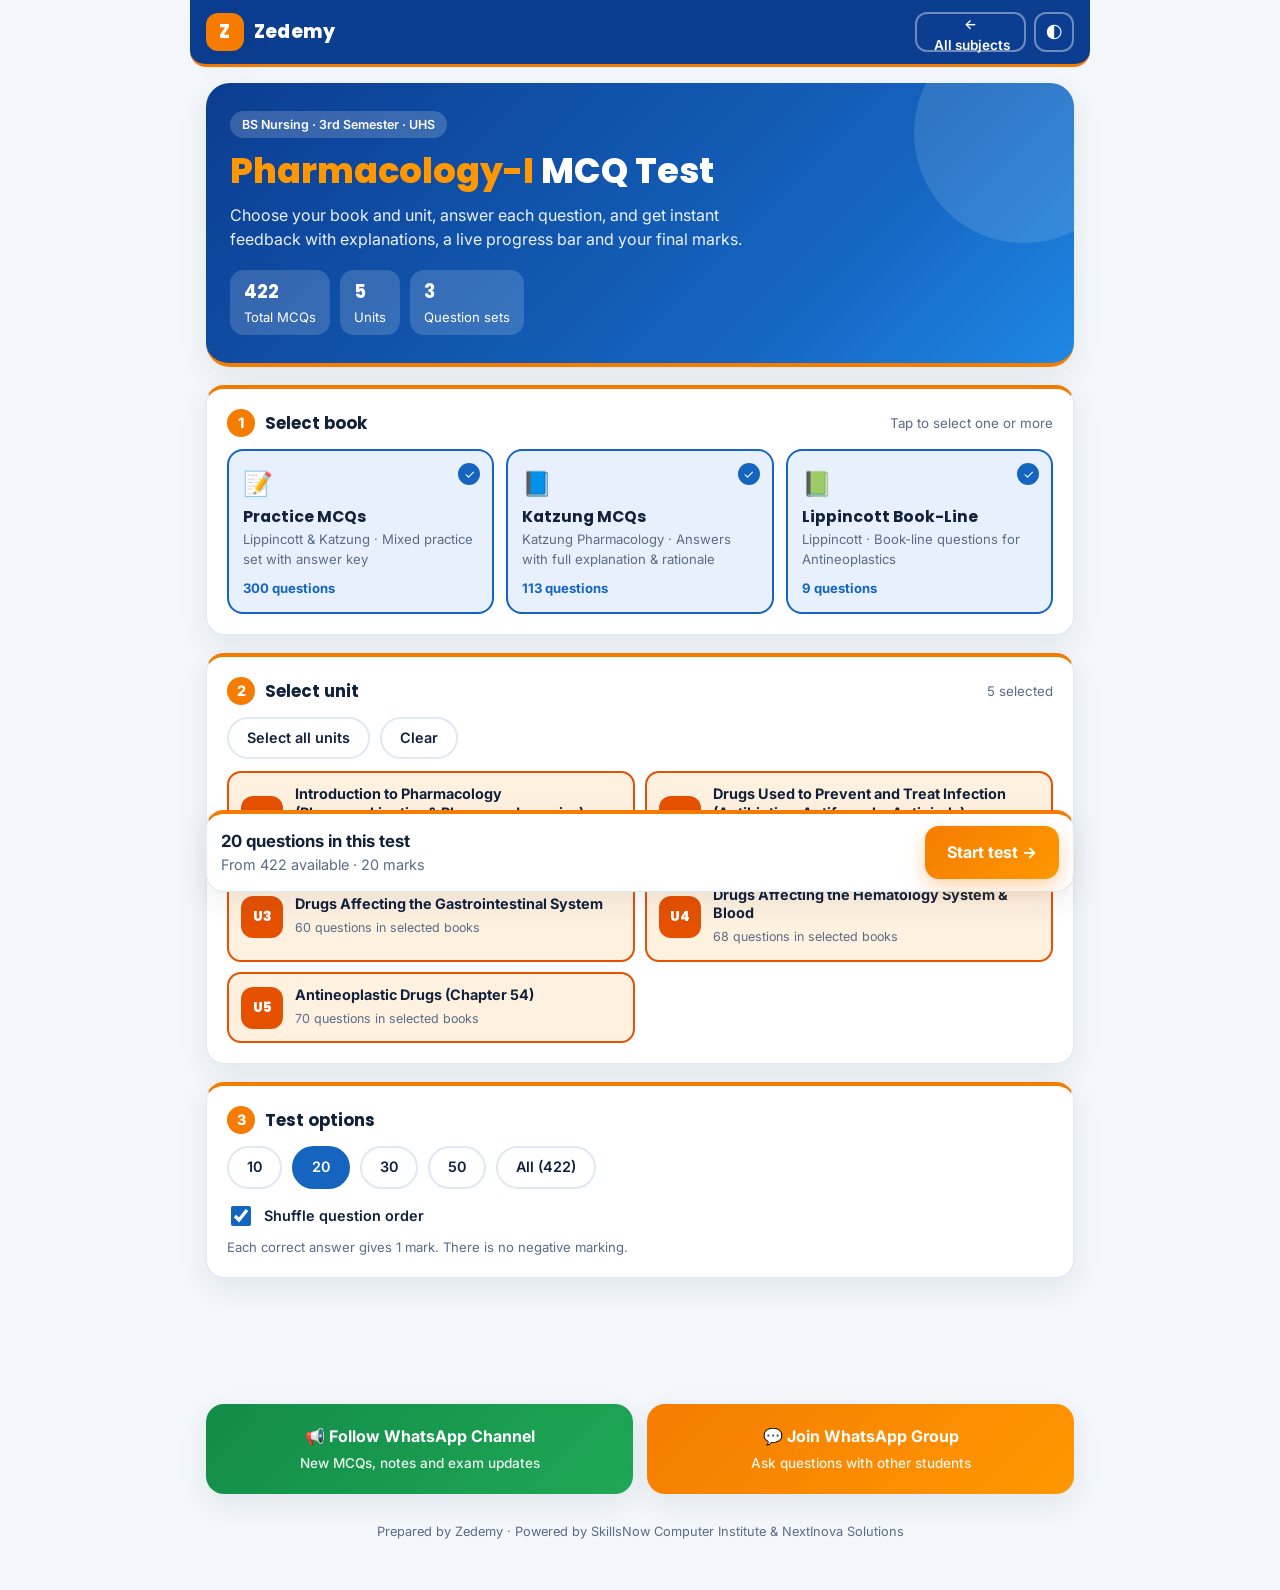
<file: pharmacology.html>
<!DOCTYPE html>
<html lang="en">
<head>
<meta charset="utf-8">
<meta name="theme-color" content="#0B3D91">
<meta name="viewport" content="width=device-width, initial-scale=1, viewport-fit=cover">
<title>Zedemy · Pharmacology-I MCQ Test · BS Nursing 3rd Semester</title>
<link rel="preconnect" href="https://fonts.googleapis.com">
<link rel="preconnect" href="https://fonts.gstatic.com" crossorigin>
<link href="https://fonts.googleapis.com/css2?family=Inter:wght@400;500;600;700&family=Poppins:wght@600;700;800&display=swap" rel="stylesheet">
<style>
:root{
  box-sizing:border-box;
  padding-top:env(safe-area-inset-top,0px);
  padding-bottom:env(safe-area-inset-bottom,0px);
  --bg:#f3f7fb;--card:#ffffff;--ink:#12213b;--muted:#5a6b86;--line:#e0e8f2;
  --brand:#0f766e;--brand-2:#14b8a6;--brand-soft:#e3f6f3;--accent:#4f46e5;--accent-soft:#eceafd;
  --ok:#15803d;--ok-bg:#e6f7ec;--ok-line:#86d6a1;--bad:#b91c1c;--bad-bg:#fdeceb;--bad-line:#f2a6a3;
  --warn:#b45309;--warn-bg:#fff4e0;--shadow:0 10px 30px rgba(18,33,59,.08);--radius:18px;
  --hero:linear-gradient(135deg,#0f766e 0%,#0ea5a4 55%,#4f46e5 120%);
}
@media (prefers-color-scheme:dark){
  :root:not([data-theme="light"]){
    --bg:#0c1424;--card:#142036;--ink:#e8eefb;--muted:#9db0cf;--line:#24334f;
    --brand:#2dd4bf;--brand-2:#14b8a6;--brand-soft:#10312f;--accent:#a5b4fc;--accent-soft:#1f2650;
    --ok:#4ade80;--ok-bg:#0f2a1a;--ok-line:#1f6b3c;--bad:#f87171;--bad-bg:#32151a;--bad-line:#7f2b2b;
    --warn:#fbbf24;--warn-bg:#2d2310;--shadow:0 10px 30px rgba(0,0,0,.35);
    --hero:linear-gradient(135deg,#0b4f4a 0%,#0f766e 55%,#3730a3 120%);
  }
}
:root[data-theme="dark"]{
  --bg:#0c1424;--card:#142036;--ink:#e8eefb;--muted:#9db0cf;--line:#24334f;
  --brand:#2dd4bf;--brand-2:#14b8a6;--brand-soft:#10312f;--accent:#a5b4fc;--accent-soft:#1f2650;
  --ok:#4ade80;--ok-bg:#0f2a1a;--ok-line:#1f6b3c;--bad:#f87171;--bad-bg:#32151a;--bad-line:#7f2b2b;
  --warn:#fbbf24;--warn-bg:#2d2310;--shadow:0 10px 30px rgba(0,0,0,.35);
  --hero:linear-gradient(135deg,#0b4f4a 0%,#0f766e 55%,#3730a3 120%);
}
html{scroll-padding-top:env(safe-area-inset-top,0px);scroll-behavior:smooth}
*,*::before,*::after{box-sizing:inherit}
body{margin:0;font-family:Inter,system-ui,-apple-system,"Segoe UI",Roboto,Arial,sans-serif;background:var(--bg);color:var(--ink);line-height:1.55;-webkit-font-smoothing:antialiased}
h1,h2,h3{font-family:Poppins,Inter,system-ui,sans-serif;margin:0;line-height:1.2}
button{font:inherit;color:inherit;cursor:pointer}
.wrap{max-width:900px;margin:0 auto;padding:0 16px 48px}
.hidden{display:none!important}

/* top bar */
.topbar{display:flex;align-items:center;justify-content:space-between;padding:14px 0}
.brand{display:flex;align-items:center;gap:10px;font-family:Poppins,sans-serif;font-weight:800;font-size:1.15rem;letter-spacing:.2px}
.logo{width:38px;height:38px;border-radius:12px;background:var(--hero);display:grid;place-items:center;color:#fff;font-weight:800;box-shadow:var(--shadow)}
.icon-btn{width:40px;height:40px;border-radius:12px;border:1px solid var(--line);background:var(--card);display:grid;place-items:center;font-size:1.05rem}

/* hero */
.hero{background:var(--hero);color:#fff;border-radius:24px;padding:28px 24px;box-shadow:var(--shadow);position:relative;overflow:hidden}
.hero::after{content:"";position:absolute;right:-60px;top:-60px;width:220px;height:220px;border-radius:50%;background:rgba(255,255,255,.12)}
.hero .tag{display:inline-block;background:rgba(255,255,255,.18);padding:4px 12px;border-radius:99px;font-size:.78rem;font-weight:600;margin-bottom:12px}
.hero h1{font-size:clamp(1.5rem,4.5vw,2.2rem);font-weight:800}
.hero p{margin:10px 0 0;opacity:.92;max-width:560px}
.stats{display:flex;gap:10px;flex-wrap:wrap;margin-top:18px;position:relative;z-index:1}
.stat{background:rgba(255,255,255,.16);border-radius:14px;padding:8px 14px;font-size:.82rem}
.stat b{display:block;font-size:1.15rem;font-family:Poppins,sans-serif}

/* cards & setup */
.card{background:var(--card);border:1px solid var(--line);border-radius:var(--radius);box-shadow:var(--shadow);padding:20px}
.section{margin-top:18px}
.step{display:flex;align-items:center;gap:10px;margin-bottom:12px}
.step .n{width:28px;height:28px;border-radius:50%;background:var(--brand-soft);color:var(--brand);font-weight:800;display:grid;place-items:center;font-size:.9rem}
.step h2{font-size:1.05rem}
.step small{color:var(--muted);margin-left:auto}
.grid3{display:grid;grid-template-columns:repeat(3,1fr);gap:12px}
@media(max-width:720px){.grid3{grid-template-columns:1fr}}
.book{text-align:left;border:2px solid var(--line);border-radius:16px;padding:14px;background:var(--card);position:relative;transition:.15s}
.book:hover{border-color:var(--brand-2)}
.book[aria-pressed="true"]{border-color:var(--brand);background:var(--brand-soft)}
.book .ic{font-size:1.5rem}
.book h3{font-size:.98rem;margin:6px 0 2px}
.book p{margin:0;color:var(--muted);font-size:.82rem}
.book .cnt{margin-top:8px;font-weight:700;font-size:.82rem;color:var(--brand)}
.book .chk{position:absolute;right:12px;top:12px;width:22px;height:22px;border-radius:50%;border:2px solid var(--line);display:grid;place-items:center;font-size:.8rem;color:#fff}
.book[aria-pressed="true"] .chk{background:var(--brand);border-color:var(--brand)}
.units{display:grid;grid-template-columns:1fr 1fr;gap:10px}
@media(max-width:720px){.units{grid-template-columns:1fr}}
.unit{display:flex;gap:12px;align-items:center;text-align:left;border:2px solid var(--line);border-radius:14px;padding:12px;background:var(--card);transition:.15s}
.unit:hover:not(:disabled){border-color:var(--accent)}
.unit[aria-pressed="true"]{border-color:var(--accent);background:var(--accent-soft)}
.unit:disabled{opacity:.4;cursor:not-allowed}
.unit .u{min-width:42px;height:42px;border-radius:12px;background:var(--accent-soft);color:var(--accent);font-family:Poppins,sans-serif;font-weight:800;display:grid;place-items:center;font-size:.85rem}
.unit[aria-pressed="true"] .u{background:var(--accent);color:#fff}
.unit b{display:block;font-size:.9rem;line-height:1.3}
.unit span{font-size:.78rem;color:var(--muted)}
.row{display:flex;flex-wrap:wrap;gap:10px;align-items:center}
.pill{border:2px solid var(--line);background:var(--card);border-radius:99px;padding:8px 18px;font-weight:600;font-size:.9rem}
.pill[aria-pressed="true"]{background:var(--brand);color:#fff;border-color:var(--brand)}
:root[data-theme="dark"] .pill[aria-pressed="true"]{color:#042f2e}
@media (prefers-color-scheme:dark){:root:not([data-theme="light"]) .pill[aria-pressed="true"]{color:#042f2e}}
.switch{display:flex;align-items:center;gap:10px;font-weight:600;font-size:.9rem;margin-top:14px;cursor:pointer}
.switch input{width:20px;height:20px;accent-color:var(--brand)}
.hint{color:var(--muted);font-size:.82rem;margin:8px 0 0}
.btn{border:0;border-radius:14px;padding:14px 22px;font-weight:700;font-size:1rem;transition:.15s}
.btn.primary{background:var(--hero);color:#fff;box-shadow:0 8px 20px rgba(15,118,110,.3)}
.btn.primary:hover:not(:disabled){transform:translateY(-1px)}
.btn:disabled{opacity:.45;cursor:not-allowed;box-shadow:none}
.btn.ghost{background:var(--card);border:2px solid var(--line)}
.btn.block{width:100%}
.startbar{position:sticky;bottom:calc(8px + env(safe-area-inset-bottom,0px));margin-top:18px;z-index:5}
.startbar .card{display:flex;align-items:center;gap:14px;padding:12px 14px;flex-wrap:wrap}
.startbar .info{flex:1;min-width:150px;font-size:.9rem;color:var(--muted)}
.startbar .info b{color:var(--ink);font-size:1.05rem}

/* quiz */
.qhead{position:sticky;top:env(safe-area-inset-top,0px);z-index:6;background:var(--bg);padding:10px 0 12px}
.qtop{display:flex;align-items:center;gap:10px;margin-bottom:10px}
.qtop .grow{flex:1;font-weight:700;font-size:.95rem}
.score-chip{background:var(--brand-soft);color:var(--brand);padding:6px 14px;border-radius:99px;font-weight:700;font-size:.88rem;white-space:nowrap}
.bar{height:12px;background:var(--line);border-radius:99px;overflow:hidden}
.bar>i{display:block;height:100%;width:0;background:linear-gradient(90deg,var(--brand-2),var(--accent));border-radius:99px;transition:width .4s ease}
.barinfo{display:flex;justify-content:space-between;font-size:.78rem;color:var(--muted);margin-top:6px;font-weight:600}
.meta{display:flex;gap:8px;flex-wrap:wrap;margin-bottom:12px}
.chip{font-size:.75rem;font-weight:700;padding:4px 10px;border-radius:99px;background:var(--accent-soft);color:var(--accent)}
.chip.b{background:var(--brand-soft);color:var(--brand)}
.qtext{font-size:1.08rem;font-weight:600;line-height:1.6;margin-bottom:16px}
.opts{display:grid;gap:10px}
.opt{display:flex;gap:12px;align-items:flex-start;text-align:left;width:100%;border:2px solid var(--line);background:var(--card);border-radius:14px;padding:12px 14px;transition:.15s}
.opt:hover:not(:disabled){border-color:var(--brand-2);background:var(--brand-soft)}
.opt .k{min-width:30px;height:30px;border-radius:9px;background:var(--bg);border:1px solid var(--line);display:grid;place-items:center;font-weight:800;font-size:.85rem}
.opt .t{flex:1;padding-top:3px}
.opt .m{font-weight:800;font-size:1.1rem;padding-top:1px}
.opt:disabled{cursor:default}
.opt.right{border-color:var(--ok);background:var(--ok-bg)}
.opt.right .k{background:var(--ok);color:#fff;border-color:var(--ok)}
.opt.right .m{color:var(--ok)}
.opt.wrong{border-color:var(--bad);background:var(--bad-bg)}
.opt.wrong .k{background:var(--bad);color:#fff;border-color:var(--bad)}
.opt.wrong .m{color:var(--bad)}
.opt.dim{opacity:.6}
.fb{margin-top:16px;border-radius:14px;padding:14px 16px;border:2px solid;animation:pop .25s ease}
.fb.ok{background:var(--ok-bg);border-color:var(--ok-line)}
.fb.no{background:var(--bad-bg);border-color:var(--bad-line)}
.fb h3{font-size:1rem;display:flex;align-items:center;gap:8px}
.fb.ok h3{color:var(--ok)}.fb.no h3{color:var(--bad)}
.fb .ans{margin:6px 0 0;font-size:.92rem}
.exp{margin-top:10px;padding-top:10px;border-top:1px dashed var(--line);font-size:.92rem}
.exp b{display:block;margin-bottom:2px}
.exp.none{color:var(--muted)}
@keyframes pop{from{opacity:0;transform:translateY(6px)}to{opacity:1;transform:none}}
.qfoot{display:flex;justify-content:space-between;align-items:center;gap:10px;margin-top:16px}
.qfoot .kb{color:var(--muted);font-size:.78rem}
@media(max-width:560px){.qfoot .kb{display:none}.qfoot .btn{width:100%}}

/* result */
.result{text-align:center}
.ring{width:190px;height:190px;margin:6px auto 4px;position:relative}
.ring svg{transform:rotate(-90deg)}
.ring .c{position:absolute;inset:0;display:grid;place-content:center}
.ring .c b{font-family:Poppins,sans-serif;font-size:2.4rem;line-height:1}
.ring .c span{font-size:.85rem;color:var(--muted);font-weight:600}
.marks{font-family:Poppins,sans-serif;font-size:1.5rem;font-weight:800;margin-top:6px}
.verdict{display:inline-block;margin-top:8px;padding:6px 16px;border-radius:99px;font-weight:700;font-size:.9rem}
.verdict.g{background:var(--ok-bg);color:var(--ok)}.verdict.m{background:var(--warn-bg);color:var(--warn)}.verdict.l{background:var(--bad-bg);color:var(--bad)}
.tiles{display:grid;grid-template-columns:repeat(3,1fr);gap:10px;margin:18px 0}
.tile{border-radius:14px;padding:12px;background:var(--bg);border:1px solid var(--line)}
.tile b{display:block;font-size:1.4rem;font-family:Poppins,sans-serif}
.tile.ok b{color:var(--ok)}.tile.no b{color:var(--bad)}
.tile span{font-size:.78rem;color:var(--muted);font-weight:600}
.bd{text-align:left;margin-top:8px}
.bd h3{font-size:1rem;margin-bottom:10px}
.bdrow{margin-bottom:10px;font-size:.85rem}
.bdrow .l{display:flex;justify-content:space-between;gap:10px;font-weight:600;margin-bottom:4px}
.actions{display:flex;gap:10px;flex-wrap:wrap;justify-content:center;margin-top:20px}
.review{margin-top:18px;text-align:left}
.review .rh{display:flex;justify-content:space-between;align-items:center;gap:10px;flex-wrap:wrap;margin-bottom:10px}
.ritem{border:1px solid var(--line);border-radius:14px;padding:14px;margin-bottom:10px;background:var(--card)}
.ritem.ok{border-left:6px solid var(--ok)}.ritem.no{border-left:6px solid var(--bad)}
.ritem .rq{font-weight:600;margin:6px 0}
.ritem p{margin:4px 0;font-size:.9rem}
.good{color:var(--ok);font-weight:700}.badt{color:var(--bad);font-weight:700}
footer{margin-top:28px;text-align:center;color:var(--muted);font-size:.8rem}
footer a{color:var(--brand);font-weight:600;text-decoration:none}
.empty{text-align:center;color:var(--muted);padding:10px}
.resume{margin-bottom:16px;border:2px solid var(--brand);background:var(--brand-soft)}
.resume h3{font-size:1.05rem;margin-bottom:4px}
.resume p{margin:0 0 12px;color:var(--muted);font-size:.92rem}
.resume .row{display:flex;gap:10px;flex-wrap:wrap}
.resume .btn{padding:11px 18px;font-size:.95rem}

/* ===== Zedemy blue + orange theme ===== */
:root{--brand:#1565C0;--brand-2:#F57C00;--brand-soft:#E8F0FD;--accent:#E65100;--accent-soft:#FFF1E0;--hero:linear-gradient(135deg,#0B3D91,#1565C0 70%,#1E88E5);--warn:#9A4B00;--warn-bg:#FFF1E0}
@media (prefers-color-scheme:dark){:root:not([data-theme="light"]){--bg:#0A1426;--card:#111F3A;--line:#223559;--muted:#A5B5D2;--brand:#7DB2FF;--brand-2:#FF9800;--brand-soft:#16294D;--accent:#FFB366;--accent-soft:#3A2610;--hero:linear-gradient(135deg,#0A2A66,#1565C0 70%,#1E88E5);--warn:#FFC888;--warn-bg:#3A2610}}
:root[data-theme="dark"]{--bg:#0A1426;--card:#111F3A;--line:#223559;--muted:#A5B5D2;--brand:#7DB2FF;--brand-2:#FF9800;--brand-soft:#16294D;--accent:#FFB366;--accent-soft:#3A2610;--hero:linear-gradient(135deg,#0A2A66,#1565C0 70%,#1E88E5);--warn:#FFC888;--warn-bg:#3A2610}
:root[data-theme="dark"] .pill[aria-pressed="true"]{color:#06183a}
@media (prefers-color-scheme:dark){:root:not([data-theme="light"]) .pill[aria-pressed="true"]{color:#06183a}}
.topbar{background:#0B3D91;border-bottom:3px solid #F57C00;border-radius:0 0 16px 16px;padding:12px 16px;margin:0 -16px 16px;color:#fff;position:sticky;top:env(safe-area-inset-top,0px);z-index:8}
.brand{color:#fff;text-decoration:none}
.logo{background:#F57C00}
.topbar .icon-btn,.topbar .hl{border:2px solid rgba(255,255,255,.4);background:transparent;color:#fff}
.hbtns{display:flex;gap:8px;align-items:center}
.hl{height:40px;border-radius:12px;padding:0 14px;display:grid;place-items:center;font-weight:600;font-size:.85rem;text-decoration:none}
.hl:hover,.topbar .icon-btn:hover{background:#F57C00;border-color:#F57C00}
.hero{border-bottom:4px solid #F57C00}
.hero h1 span{color:#FF9800}
.btn.primary{background:linear-gradient(135deg,#F57C00,#FF9800);box-shadow:0 8px 20px rgba(245,124,0,.32)}
.card{border-top:4px solid #F57C00}
.step .n{background:#F57C00;color:#fff}
.book:hover,.pill:hover,.opt:hover:not(:disabled){border-color:#F57C00}
.resume{border-color:#F57C00;background:var(--warn-bg)}
.btn.sm{padding:8px 14px;font-size:.85rem;border-radius:12px}
.netbar{display:none;position:sticky;top:calc(70px + env(safe-area-inset-top,0px));z-index:9;background:#FDECEA;color:#A32117;border:2px solid #F2A6A0;border-radius:12px;padding:9px 14px;font-weight:600;font-size:.88rem;margin-bottom:10px}
.netbar.show{display:block}
.netbar.ok{background:#E4F6EA;color:#14693A;border-color:#86D6A1}
.toast{position:fixed;left:50%;bottom:calc(20px + env(safe-area-inset-bottom,0px));transform:translate(-50%,30px);background:#0B3D91;color:#fff;border:2px solid #F57C00;padding:10px 20px;border-radius:999px;font-weight:600;opacity:0;pointer-events:none;transition:.25s;z-index:30;max-width:92vw;text-align:center;font-size:.9rem}
.toast.show{opacity:1;transform:translate(-50%,0)}
.comm{display:grid;grid-template-columns:1fr 1fr;gap:14px;margin:26px 0 8px}
.comm a{display:block;border-radius:18px;padding:20px 18px;text-align:center;color:#fff;text-decoration:none;font-weight:700;box-shadow:var(--shadow)}
.comm a small{display:block;font-weight:500;opacity:.92;margin-top:4px;font-size:.85rem}
.comm .ch{background:linear-gradient(135deg,#128C48,#1FA855)}
.comm .gr{background:linear-gradient(135deg,#F57C00,#FF9800)}
.comm a:hover{filter:brightness(1.06)}
@media(max-width:560px){.comm{grid-template-columns:1fr}.hl .l{display:none}}
footer a{color:#F57C00}
</style>
</head>
<body>
<div class="wrap">
  <div class="topbar">
    <a class="brand" href="Zedemy__BS_Nursing_3rd_Semester_UHS.html#pharmacology" title="Back to all subjects"><div class="logo">Z</div><span>Zedemy</span></a>
    <div class="hbtns"><a class="hl" href="Zedemy__BS_Nursing_3rd_Semester_UHS.html#pharmacology">← <span class="l">&nbsp;All subjects</span></a><button class="icon-btn" id="themeBtn" aria-label="Toggle dark mode" title="Toggle dark mode">🌓</button></div>
  </div>

  <div class="netbar" id="netbar" role="status"></div>

  <!-- SETUP -->
  <main id="setup">
    <section class="hero">
      <span class="tag">BS Nursing · 3rd Semester · UHS</span>
      <h1><span>Pharmacology-I</span> MCQ Test</h1>
      <p>Choose your book and unit, answer each question, and get instant feedback with explanations, a live progress bar and your final marks.</p>
      <div class="stats" id="heroStats"></div>
    </section>

    <section class="section card">
      <div class="step"><div class="n">1</div><h2>Select book</h2><small>Tap to select one or more</small></div>
      <div class="grid3" id="books"></div>
    </section>

    <section class="section card">
      <div class="step"><div class="n">2</div><h2>Select unit</h2><small id="unitSmall"></small></div>
      <div class="row" style="margin-bottom:12px">
        <button class="pill" id="allUnits">Select all units</button>
        <button class="pill" id="clearUnits">Clear</button>
      </div>
      <div class="units" id="units"></div>
    </section>

    <section class="section card">
      <div class="step"><div class="n">3</div><h2>Test options</h2></div>
      <div class="row" id="counts"></div>
      <label class="switch"><input type="checkbox" id="shuffle" checked> Shuffle question order</label>
      <p class="hint">Each correct answer gives 1 mark. There is no negative marking.</p>
    </section>

    <div class="startbar"><div class="card">
      <div class="info"><b id="poolTxt">0 questions</b><br><span id="poolSub">Select a book and a unit to begin</span></div>
      <button class="btn primary" id="startBtn" disabled>Start test →</button>
    </div></div>
  </main>

  <!-- QUIZ -->
  <main id="quiz" class="hidden">
    <div class="qhead">
      <div class="qtop">
        <button class="icon-btn" id="exitBtn" aria-label="Exit test and discard" title="Exit and discard">✕</button>
        <div class="grow" id="qCount">Question 1 of 10</div>
        <button class="btn ghost sm" id="saveExit" type="button">Save &amp; exit</button>
        <div class="score-chip" id="liveScore">Score 0</div>
      </div>
      <div class="bar" role="progressbar" aria-valuemin="0" aria-valuemax="100" id="barWrap"><i id="barFill"></i></div>
      <div class="barinfo"><span id="barLeft">0 answered</span><span id="barRight">0%</span></div>
    </div>
    <div class="card">
      <div class="meta" id="qMeta"></div>
      <div class="qtext" id="qText"></div>
      <div class="opts" id="qOpts"></div>
      <div id="qFb"></div>
      <div class="qfoot">
        <span class="kb">Keys: A–E to answer · Enter for next</span>
        <button class="btn primary hidden" id="nextBtn">Next question →</button>
      </div>
    </div>
  </main>

  <!-- RESULT -->
  <main id="result" class="hidden">
    <div class="card result">
      <h2>Test completed 🎉</h2>
      <div class="ring" id="ring"></div>
      <div class="marks" id="marksTxt"></div>
      <div><span class="verdict" id="verdict"></span></div>
      <div class="tiles">
        <div class="tile ok"><b id="tRight">0</b><span>Correct</span></div>
        <div class="tile no"><b id="tWrong">0</b><span>Wrong</span></div>
        <div class="tile"><b id="tTotal">0</b><span>Total marks</span></div>
      </div>
      <div class="bd" id="breakdown"></div>
      <div class="actions">
        <button class="btn primary" id="retryWrong">Retry wrong answers</button>
        <button class="btn ghost" id="again">Same test again</button>
        <button class="btn ghost" id="newTest">New test</button>
      </div>
    </div>
    <div class="review">
      <div class="rh"><h3>Review your answers</h3>
        <div class="row"><button class="pill" id="fAll" aria-pressed="true">All</button><button class="pill" id="fWrong" aria-pressed="false">Wrong only</button></div>
      </div>
      <div id="reviewList"></div>
    </div>
  </main>

  <div class="comm">
<a class="ch" href="https://whatsapp.com/channel/0029VbCnusvGpLHQtKR0O72l" target="_blank" rel="noopener">📢 Follow WhatsApp Channel<small>New MCQs, notes and exam updates</small></a>
<a class="gr" href="https://chat.whatsapp.com/F4L9KdHK7OZ0QPsqKY3s3s?s=cl&amp;p=a&amp;iam=2" target="_blank" rel="noopener">💬 Join WhatsApp Group<small>Ask questions with other students</small></a>
</div>
<footer>Prepared by Zedemy · Powered by SkillsNow Computer Institute &amp; NextInova Solutions</footer>
<div class="toast" id="toast" role="status"></div>
</div>

<script id="data" type="application/json">[{"u":1,"b":"A","n":"1","q":"A 65-year-old man with a history of mechanical aortic valve replacement is started on a medication to prevent thrombosis. His INR needs to be maintained between 2.5 and 3.5. Which drug is most likely being used?","o":["Clopidogrel","Enoxaparin","Aspirin","Warfarin","Dabigatran"],"a":3,"e":"Warfarin is the oral blood thinner that is monitored with INR, and a mechanical heart valve needs a high INR target (2.5–3.5). Heparins, aspirin and clopidogrel are not tracked with INR, and dabigatran is not used for mechanical valves."},{"u":1,"b":"A","n":"2","q":"Vaccines are obtained from:","o":["Animal Source","Microbial Source","Synthetic Source","Plant Source","Semi syntheticSource"],"a":1,"e":"Vaccines are made from germs (bacteria or viruses) or their parts, so their source is microbial. They are not extracted from animals, plants or made purely in a chemical lab."},{"u":1,"b":"A","n":"3","q":"Essential drugs list is a:","o":["List of life-saving drugs","List of drugs by generic names","List of drugs required for common ailments","List of drugs required for majority of ailments and people","List of drugs required for priority needs of the Population"],"a":4,"e":"The essential drugs list is a short list of medicines chosen to meet the priority health needs of the population. It is not a list of every life-saving or every generic drug."},{"u":1,"b":"A","n":"4","q":"All are criteria for selection of essential drugs EXCEPT:","o":["Pattern of prevalent diseases","The training and experience of available personnel","Treatment facilities","Relative efficacy, cost, and suitability","Latest drug in the market"],"a":4,"e":"Essential drugs are chosen for need, safety, cost and local facilities, not because they are new. Being the 'latest drug in the market' is never a selection criterion, so that is the EXCEPT."},{"u":1,"b":"A","n":"5","q":"Study of the effect of the drugs on population is known as:","o":["Pharmacogenetics","Pharmacoepidemiology","Clinical pharmacology","toxicology","All above"],"a":1,"e":"Pharmacoepidemiology means studying drug use and effects in a whole population (epi = population). Pharmacogenetics is about genes, and toxicology is about poisons."},{"u":1,"b":"A","n":"6","q":"An 18-year-old female patient is brought to the emergency department due to drug overdose. Which of the following routes of administration is the most desirable for administering the antidote for the drug overdose?","o":["Intramuscular","Intravenous","Oral","Subcutaneous","Transdermal"],"a":1,"e":"In an overdose the antidote must work fast and fully, and only the intravenous route puts the drug straight into the blood with 100% bioavailability and instant action."},{"u":1,"b":"A","n":"7","q":"Drug A is a weakly basic drug with a pKa of 7.8. If administered orally, at which of the following sites of absorption will the drug be able to readily pass through the membrane?","o":["Mouth (pH approximately 7.0)","Stomach (pH of 2.5)","Duodenum (pH approximately 6.1)","Jejunum (pH approximately 8.0)","Ileum (pH approximately 7.0)"],"a":3,"e":"A weak base crosses membranes best when it is unionized (uncharged), and a base is more unionized at a pH higher than its pKa. Jejunum pH 8.0 is the highest and closest to above 7.8, so most drug passes there."},{"u":1,"b":"A","n":"8","q":"KR2250 is an investigational cholesterol-lowering agent. KR2250 has a high molecular weight and is extensively bound to albumin. KR2250 will have a(n) ______ apparent volume of distribution (Vd).","o":["High","Low","Extremely high","Normal"],"a":1,"e":"A drug that is large and tightly bound to albumin stays inside the blood vessels and cannot spread into tissues. So its apparent volume of distribution is low."},{"u":1,"b":"A","n":"9","q":"A 40-year-old male patient (70 kg) was recently diagnosed with infection involving methicillin- resistant S. aureus. He received 2000 mg of vancomycin as an IV loading dose. The peak plasma concentration of vancomycin was 28.5 mg/L. The apparent volume of distribution is:","o":["1 L/kg","7 L/kg","10 L/kg","14 L/kg","70 L/kg"],"a":1,"e":"Vd = dose ÷ concentration = 2000 mg ÷ 28.5 mg/L ≈ 70 L. For a 70 kg man that works out to about 1 L/kg, so your marked answer (7 L/kg) does not match this calculation. Check the answer key of your source for this one."},{"u":1,"b":"A","n":"10","q":"A 55-year-old woman is brought to the emergency department because of seizures. She has a history of renal disease and currently undergoes dialysis. She receives an intravenous infusion of antiseizure drug X. Which of the following is likely to be observed with use of drug X in this patient?","o":["Half-life ↑, Dosage ↑","Half-life ↓, Dosage ↓","Half-life ↑, Dosage ↔","Half-life ↑, Dosage ↓","Half-life ↔, Dosage ↔"],"a":2,"e":"Kidney failure slows elimination, so the half-life goes up. A loading dose in an emergency depends on Vd (not on clearance), so the dose stays the same; only later maintenance doses need reducing."},{"u":1,"b":"A","n":"11","q":"A 68-year-old woman is brought to the emergency department for treatment of a myocardial infarction. She is currently taking clopidogrel (antiplatelet agent) and aspirin daily, as well as omeprazole (potent CYP inhibitor) for heartburn. Which of the following is the most likely contributor to her myocardial infarction today?","o":["Reduced antiplatelet activity of clopidogrel due to aspirin","Reduced antiplatelet activity of clopidogrel due to omeprazole","Hypersensitivity reaction due to clopidogrel","Increased antiplatelet activity of clopidogrel due to omeprazole","Increased antiplatelet activity of clopidogrel due to aspirin"],"a":1,"e":"Omeprazole blocks the liver enzyme CYP2C19 that turns clopidogrel (a prodrug) into its active form. With less active drug, clopidogrel works less, platelets stick, and a heart attack can occur."},{"u":1,"b":"A","n":"12","q":"Which of the following reactions represents Phase II of drug metabolism?","o":["Amidation","Hydrolysis","Oxidation","Reduction","Sulfation"],"a":4,"e":"Phase II is conjugation, where the body attaches a molecule such as sulfate or glucuronic acid to make the drug easier to excrete. Oxidation, reduction and hydrolysis are Phase I."},{"u":1,"b":"A","n":"13","q":"A pharmacokinetic study of a new antihypertensive drug is being conducted in healthy human volunteers. The half-life of the drug after administration by continuous intravenous infusion is 12 hours. Which of the following best approximates the time for the drug to reach steady state?","o":["24 hours","48 hours","72 hours","120 hours","240 hours"],"a":1,"e":"Steady state is reached in about 4–5 half-lives. With a half-life of 12 h, 4 half-lives = 48 hours, so 48 hours is the nearest choice."},{"u":1,"b":"A","n":"14","q":"A 74-year-old man was admitted to the hospital for treatment of heart failure. He received 160 mcg of digoxin intravenously, and the plasma digoxin level was 0.4 ng/mL. If the desired plasma concentration of digoxin for optimal therapeutic activity in heart failure is 1.2 ng/mL, and the patient has an estimated Vd of 400 L, calculate the additional dose of digoxin needed for this patient to achieve the desired plasma concentration.","o":["128 mcg","160 mcg","320 mcg","480 mcg","640 mcg"],"a":3,"e":"Vd = 160 mcg ÷ 0.4 ng/mL = 400 L, and the extra concentration needed is 0.8 ng/mL, which gives 320 mcg more (0.8 × 400). The key marks 480 mcg, which is the TOTAL dose needed (1.2 × 400), so check this key in your source."},{"u":1,"b":"A","n":"15","q":"Which of the following best describes how a drug that acts as an agonist at the A subtype of GABA receptors affects signal transduction in a neuron?","o":["Activation of this receptor subtype alters transcription of DNA in the nucleus of the neuron.","Activation of this receptor subtype opens ion channels that allow sodium to enter cells and increases the chance of generating an action potential.","Activation of this receptor subtype opens ion channels that allow chloride to enter cells and decreases the chance of generating an action potential.","Activation of this receptor subtype results in G protein activation and increased intracellular second messenger levels."],"a":2,"e":"The GABA-A receptor is a chloride channel. When it opens, chloride enters the neuron, the cell becomes more negative, and a nerve impulse is less likely, which is why GABA drugs calm and sedate."},{"u":1,"b":"A","n":"16","q":"If 1 mg of lorazepam produces the same anxiolytic response as 10 mg of diazepam, which is correct?","o":["Lorazepam is more potent than diazepam.","Lorazepam is more efficacious than diazepam.","Lorazepam is a full agonist, and diazepam is a partial agonist.","Lorazepam is a better drug to take for anxiety than diazepam."],"a":0,"e":"Potency is how much drug you need for an effect. Lorazepam needs only 1 mg while diazepam needs 10 mg for the same effect, so lorazepam is more potent. It is not necessarily better or stronger in maximum effect."},{"u":1,"b":"A","n":"17","q":"If 10 mg of oxycodone produces a greater analgesic response than aspirin at any dose, which is correct?","o":["Oxycodone is more efficacious than aspirin.","Oxycodone is less potent than aspirin.","Aspirin is a full agonist, and oxycodone is a partial agonist.","Oxycodone and aspirin act on the same drug target."],"a":0,"e":"Efficacy means the maximum effect a drug can produce. Oxycodone gives a stronger pain relief than aspirin can ever give at any dose, so oxycodone is more efficacious."},{"u":1,"b":"A","n":"18","q":"In the presence of propranolol, a higher concentration of epinephrine is required to elicit full antiasthmatic activity. Propranolol has no effect on asthma symptoms. Which is correct regarding these medications?","o":["Epinephrine is less efficacious than propranolol.","Epinephrine is a full agonist, and propranolol is a partial agonist.","Epinephrine is an agonist, and propranolol is a competitive antagonist.","Epinephrine is an agonist, and propranolol is a noncompetitive antagonist."],"a":2,"e":"Propranolol blocks the receptor but has no action of its own, and more epinephrine can overcome it. That is a competitive (surmountable) antagonist, while epinephrine is the agonist."},{"u":1,"b":"A","n":"19","q":"In the presence of picrotoxin, diazepam is less efficacious at causing sedation, regardless of the dose. Picrotoxin has no sedative effect, even at the highest dose. Which of the following is correct regarding these agents?","o":["Picrotoxin is a competitive antagonist.","Picrotoxin is a noncompetitive antagonist.","Diazepam is less efficacious than picrotoxin.","Diazepam is less potent than picrotoxin."],"a":1,"e":"Picrotoxin lowers the maximum effect of diazepam no matter how much diazepam is given. A blocker that cannot be overcome by more agonist is a noncompetitive antagonist."},{"u":1,"b":"A","n":"20","q":"Methylphenidate helps patients with attention deficit hyperactivity disorder (ADHD) maintain attention and perform better at school or work, with an ED50 of 10 mg. However, methylphenidate can also cause significant nausea at higher doses (TD50 = 30 mg). Which is correct regarding methylphenidate?","o":["The therapeutic index of methylphenidate is 3.","The therapeutic index of methylphenidate is 0.3.","Methylphenidate is more potent at causing nausea than treating ADHD.","Methylphenidate is more efficacious at causing nausea than treating ADHD."],"a":0,"e":"Therapeutic index = TD50 ÷ ED50 = 30 ÷ 10 = 3. A bigger number means a wider safety gap between effective and toxic doses."},{"u":1,"b":"A","n":"21","q":"Which is correct concerning the safety of using warfarin (with a small therapeutic index) versus penicillin (with a large therapeutic index)?","o":["Warfarin is a safer drug because it has a low therapeutic index.","Warfarin treatment has a high chance of resulting in dangerous adverse effects if bioavailability is altered.","The high therapeutic index makes penicillin a safe drug for all patients.","Penicillin treatment has a high chance of causing dangerous adverse effects if bioavailability is altered."],"a":1,"e":"Warfarin has a narrow therapeutic index, so even a small change in absorption or level can cause bleeding. Penicillin has a wide margin, so small changes rarely harm."},{"u":1,"b":"A","n":"22","q":"A patient is prescribed a medication with the generic name 'ibuprofen' and the brand name 'Advil'. The brand name is also known as the:","o":["Chemical Name","Proprietary (Trade) Name","Official Name","Non-proprietary Name"],"a":1,"e":"A brand name (like Advil) is the company's trademark, so it is called the proprietary or trade name. The generic name (ibuprofen) is the non-proprietary one."},{"u":1,"b":"A","n":"23","q":"The primary purpose for which a drug is prescribed is known as its:","o":["Contraindication","Adverse Effect","Indication","Side Effect"],"a":2,"e":"Indication means the reason a drug is prescribed, for example, an antibiotic is indicated for infection. Contraindication is the opposite: a reason not to use it."},{"u":1,"b":"A","n":"24","q":"The study of the absorption, distribution, metabolism, and excretion of drugs is called:","o":["Pharmacodynamics","Pharmacotherapeutics","Pharmacokinetics","Pharmacogenetics"],"a":2,"e":"Pharmacokinetics is what the body does to the drug: ADME (absorption, distribution, metabolism, excretion). Pharmacodynamics is what the drug does to the body."},{"u":1,"b":"A","n":"25","q":"A drug's official, nonproprietary name, as listed in the USP-NF, is its:","o":["Chemical Name","Brand Name","Generic Name","Code Name"],"a":2,"e":"The official, non-brand name of a drug is its generic name (for example paracetamol). Brand names belong to companies."},{"u":1,"b":"A","n":"26","q":"The time required for the plasma concentration of a drug to reduce by 50% is its:","o":["Duration of Action","Onset of Action","Peak Effect","Half-Life"],"a":3,"e":"Half-life is the time for the blood level of a drug to fall by half. It tells us how long a drug stays in the body."},{"u":1,"b":"A","n":"27","q":"The process of a drug moving from its site of administration into the bloodstream is known as:","o":["Distribution","Metabolism","Absorption","Excretion"],"a":2,"e":"Absorption means the drug moves from where it was given (stomach, muscle, skin) into the blood. Distribution comes after that."},{"u":1,"b":"A","n":"28","q":"A drug that binds to a receptor and activates it but produces an effect opposite to the agonist is:","o":["Agonist","Partial agonist","Antagonist","Inverse agonist"],"a":3,"e":"An inverse agonist binds the same receptor but produces the opposite effect of the agonist, even reducing the receptor's own activity. An antagonist only blocks and does nothing itself."},{"u":1,"b":"A","n":"29","q":"The \"first-pass effect\" refers to:","o":["Rapid drug excretion by the kidneys","Drug metabolism in the liver before it reaches systemic circulation","The initial distribution of drug to tissues","The first time a drug is administered"],"a":1,"e":"First-pass effect means that after oral absorption the drug goes through the liver first, where part of it is broken down before it reaches the general circulation. This lowers the amount that finally reaches the body."},{"u":1,"b":"A","n":"30","q":"Bioavailability is defined as the:","o":["Rate and extent to which a drug is absorbed into the systemic circulation","Time it takes for a drug to reach its peak concentration","Total amount of drug that is excreted unchanged","Percentage of drug that is metabolized"],"a":0,"e":"Bioavailability is the fraction of the dose that reaches the systemic circulation, and it considers both how much and how fast. An IV drug has 100% bioavailability."},{"u":1,"b":"A","n":"31","q":"The term \"prodrug\" refers to a drug that is:","o":["Administered in an inactive form and becomes active after metabolism","Used for prophylactic purposes","A precursor to an illegal substance","Used before surgery"],"a":0,"e":"A prodrug is given in an inactive form and the body converts it into the active drug, for example clopidogrel or enalapril."},{"u":1,"b":"A","n":"32","q":"A drug with a narrow therapeutic index:","o":["Is always safe to administer","Has a small difference between its therapeutic and toxic doses","Can be given in widely varying doses","Is only used in life-threatening situations"],"a":1,"e":"A narrow therapeutic index means the toxic dose is close to the effective dose, so there is little room for error. Warfarin, digoxin and lithium are examples."},{"u":1,"b":"A","n":"33","q":"Tolerance to a drug is defined as:","o":["An allergic reaction to the drug","A condition where repeated administration results in a diminished effect","The need for a lower dose to achieve the same effect","The time it takes for the drug to take effect"],"a":1,"e":"Tolerance means that with repeated use the same dose gives a weaker effect, so a person needs more drug to get the same result. It is not an allergy."},{"u":1,"b":"A","n":"34","q":"Which route of administration bypasses first-pass metabolism?","o":["Oral","Sublingual","Rectal","Both B and C"],"a":3,"e":"Sublingual and rectal drugs are absorbed into veins that do not go through the liver first, so they bypass first-pass metabolism. Oral drugs do not, so 'Both B and C' is correct."},{"u":1,"b":"A","n":"35","q":"The process of a drug moving from the systemic circulation to body tissues and fluids is known as:","o":["Absorption","Distribution","Metabolism","Excretion"],"a":1,"e":"Distribution is the movement of the drug from the blood into tissues and body fluids. Absorption is into the blood, and excretion is out of the body."},{"u":1,"b":"A","n":"36","q":"The term \"bioequivalence\" refers to two drugs having:","o":["The same chemical structure","The same brand name","The same rate and extent of absorption","The same therapeutic use"],"a":2,"e":"Bioequivalence means two products give the same rate and extent of absorption (similar blood levels). They can look different or have different brand names."},{"u":1,"b":"A","n":"37","q":"Phase I metabolism reactions typically involve:","o":["Conjugation with an endogenous substrate","Oxidation, reduction, or hydrolysis","Excretion into bile","Binding to plasma proteins"],"a":1,"e":"Phase I reactions change the drug a little by oxidation, reduction or hydrolysis, often making it more polar. Conjugation (joining a molecule) is Phase II."},{"u":1,"b":"A","n":"38","q":"Which type of adverse drug reactions are serious?","o":["Type A: Augmented reactions","Type B: Bizarre reactions","Type C: Chronic reactions","Type D: Delayed reactions","All of the above"],"a":4,"e":"All of these are serious in different ways: Type A is dose-related and can be dangerous, Type B is unpredictable (like anaphylaxis), and Type C and D occur after long use or later in time."},{"u":1,"b":"A","n":"39","q":"Drug–drug interaction can lead to:","o":["Beneficial effects.","Toxicity.","Lack of response.","All of the above."],"a":3,"e":"Two drugs together can help (beneficial, such as combination therapy), cause toxicity (too much effect) or reduce each other's action (lack of response). So all of the above can happen."},{"u":1,"b":"A","n":"40","q":"A patient reports a skin rash after starting a course on amoxicillin capsules. This reaction should be:","o":["Ignored as it is common.","Reported to the pharmacovigilance center.","Treated with an antihistamine and not reported.","Considered a Type A reaction and not serious."],"a":1,"e":"A suspected adverse reaction, such as rash, should be reported to the pharmacovigilance center so safety patterns can be tracked. It should never be ignored."},{"u":1,"b":"A","n":"41","q":"A 2-month-old infant receiving a prescription for an antibiotic is at high risk for an adverse drug reaction due to:","o":["Immature liver and kidney function.","High body fat content.","Fully developed blood-brain barrier.","Rapid gastric emptying."],"a":0,"e":"A newborn's liver and kidneys are not fully developed, so they cannot metabolise and remove drugs well. Drugs stay longer and cause more side effects."},{"u":1,"b":"A","n":"42","q":"The primary organ for the metabolism of most drugs is the:","o":["Kidney","Liver","Lung","Stomach"],"a":1,"e":"The liver contains most of the drug-metabolising enzymes (like CYP450), so it is the main site of drug metabolism."},{"u":1,"b":"A","n":"43","q":"The primary organ for the excretion of most drugs and their metabolites is the:","o":["Kidney","Liver","Lung","Intestine"],"a":0,"e":"The kidneys filter the blood and remove drugs and metabolites in the urine, so they are the main organ of excretion."},{"u":1,"b":"A","n":"44","q":"Clearance is defined as the:","o":["Time required for the plasma concentration to fall by 50%","Volume of plasma from which a drug is completely removed per unit time","Amount of drug that reaches the systemic circulation","Fraction of drug that is bound to plasma proteins"],"a":1,"e":"Clearance is the volume of plasma that is completely cleared of drug per unit time (for example mL/min). It tells how efficiently the body removes the drug."},{"u":1,"b":"A","n":"45","q":"Steady-state concentration of a drug is achieved after approximately:","o":["1 half-life","2 half-lives","3 to 5 half-lives","10 half-lives"],"a":2,"e":"A drug reaches steady state after about 3 to 5 half-lives, when the amount going in equals the amount going out."},{"u":1,"b":"A","n":"46","q":"The \"placebo effect\" is best described as:","o":["A pharmacological effect of the drug","A psychological or therapeutic effect not due to the drug itself","The result of drug metabolism","An adverse reaction to the drug"],"a":1,"e":"The placebo effect is a real improvement caused by the patient's expectation or belief, not by any active ingredient in the pill."},{"u":1,"b":"A","n":"47","q":"The volume of distribution (Vd) is a parameter that relates:","o":["The amount of drug in the body to the concentration in the plasma","The rate of absorption to the rate of elimination","The protein binding to the free drug concentration","The half-life to the clearance"],"a":0,"e":"Volume of distribution links the total amount of drug in the body to its concentration in blood (Vd = amount ÷ concentration). It shows how widely the drug spreads."},{"u":1,"b":"A","n":"48","q":"Two drugs that have the same bioavailability and the same rate of absorption are said to be:","o":["Synergistic","Antagonistic","Therapeutically equivalent","Prodrugs"],"a":2,"e":"If two drugs have the same bioavailability and absorption rate, they behave the same way in the body and give the same clinical effect, so they are therapeutically equivalent."},{"u":1,"b":"A","n":"49","q":"The term \"enterohepatic circulation\" refers to the:","o":["Absorption of drugs from the intestine","Circulation of drugs between the liver and the intestine","Metabolism of drugs in the liver","Excretion of drugs in the bile"],"a":1,"e":"Enterohepatic circulation is a recycling loop: the drug goes from the liver into bile, then the intestine, is reabsorbed and returns to the liver. This makes the drug stay in the body longer."},{"u":1,"b":"A","n":"50","q":"Antimicrobial resistance is of public health concern because of:","o":["Higher cost of therapy.","Increased risk of morbidity.","Antimicrobial resistance.","Reduced quality of care.","All of the above."],"a":4,"e":"Antimicrobial resistance makes treatment more costly, increases illness and death, and lowers quality of care, so all of these are public health concerns."},{"u":1,"b":"B","n":"1","q":"A 3-year-old is brought to the emergency department having just ingested a large overdose of chlorpropamide, an oral antidiabetic drug. Chlorpropamide is a weak acid with a pKa of 5.0. It is capable of entering most tissues. On physical examination, the heart rate is 110/min, blood pressure 90/50 mm Hg, and respiratory rate 30/min. Which of the following statements about this case of chlorpropamide overdose is most correct?","o":["Urinary excretion would be accelerated by administration of NH4Cl, an acidifying agent","Urinary excretion would be accelerated by giving NaHCO3, an alkalinizing agent","Less of the drug would be ionized at blood pH than at stomach pH","Absorption of the drug would be slower from the stomach than from the small intestine"],"a":1,"e":"Since absorption involves permeation across lipid membranes, we can in theory treat an overdose by decreasing absorption from the gut and reabsorption from the tubular urine by making the drug less lipid-soluble. Ionization attracts water molecules and decreases lipid solubility. Chlorpropamide is a weak acid, which means that it is less ionized when protonated (at acid pH). An alkaline environment favors ionization of a weak acid, so we should give bicarbonate (NaHCO3)."},{"u":1,"b":"B","n":"2","q":"Botulinum toxin is a large protein molecule. Its action on cholinergic transmission depends on an intracellular action within nerve endings. Which one of the following processes is best suited for permeation of very large protein molecules into cells?","o":["Aqueous diffusion","Endocytosis","First-pass effect","Lipid diffusion","Special carrier transport"],"a":1,"e":"Endocytosis is an important mechanism for transport of very large molecules across membranes. Aqueous diffusion is not involved in transport across the lipid barrier of cell membranes."},{"u":1,"b":"B","n":"3","q":"A 12-year-old child has bacterial pharyngitis and is to receive an oral antibiotic. She complains of a sore throat and pain on swallowing. The tympanic membranes are slightly reddened bilaterally, but she does not complain of earache. Blood pressure is 105/70 mm Hg, heart rate 100/min, temperature 37.8°C (100.1°F). Ampicillin is a weak organic acid with a pKa of 2.5. What percentage of a given dose will be in the lipid-soluble form in the duodenum at a pH of 4.5?","o":["About 1%","About 10%","About 50%","About 90%","About 99%"],"a":0,"e":"Ampicillin is an acid, so it is more ionized at alkaline pH and less ionized at acidic pH. The Henderson-Hasselbalch equation predicts that the ratio changes from 50/50 at the pH equal to the pKa to 1/10 (protonated/unprotonated) at 1 pH unit more alkaline and 1/100 (1%) at 2 pH units more alkaline. For acids, the protonated form is the nonionized, more lipid-soluble form."},{"u":1,"b":"B","n":"4","q":"Ampicillin is eliminated by first-order kinetics. Which of the following statements best describes the process by which the plasma concentration of this drug declines?","o":["There is only 1 metabolic path for drug elimination","The half-life is the same regardless of the plasma concentration","The drug is largely metabolized in the liver after oral administration and has low bioavailability","The rate of elimination is proportional to the rate of administration at all times","The drug is distributed to only 1 compartment outside the vascular system"],"a":1,"e":"First-order means that the elimination rate is proportional to the concentration perfusing the organ of elimination. The half-life is a constant."},{"u":1,"b":"B","n":"5","q":"The pharmacokinetics of a new drug are under study in a phase 1 clinical trial. Which statement about the distribution of drugs to specific tissues is most correct?","o":["Distribution to an organ is independent of blood flow","Distribution of a lipid-soluble drug will be to adipose tissue initially","Distribution into a tissue depends on the unbound drug concentration gradient between blood and the tissue","Distribution is increased for drugs that are strongly bound to plasma proteins","Distribution has no effect on the half-life of the drug"],"a":2,"e":"Distribution depends on blood flow, solubility, and the unbound drug concentration gradient between blood and the tissue."},{"u":1,"b":"B","n":"6","q":"The pharmacokinetic process or property that distinguishes the elimination of ethanol and high doses of phenytoin and aspirin from the elimination of most other drugs is called","o":["Distribution","Excretion","First-pass effect","First-order elimination","Zero-order elimination"],"a":4,"e":"Ethanol and, in higher doses, aspirin and phenytoin follow zero-order kinetics; that is, their elimination rates are constant regardless of blood concentration."},{"u":1,"b":"B","n":"7","q":"Which of the following statements about animal testing of potential new therapeutic agents is most correct?","o":["Requires at least 3 years to discover late toxicities","Requires at least 1 primate species (e.g., rhesus monkey)","Requires the submission of histopathologic slides and specimens to the FDA for evaluation by government scientists","Has good predictability for drug allergy-type reactions","May be abbreviated in the case of some very toxic agents used in cancer"],"a":4,"e":"Testing may be abbreviated for drugs for which there is urgent need or extreme toxicity such as cancer chemotherapy."},{"u":1,"b":"B","n":"8","q":"The 'dominant lethal' test involves the treatment of a male adult animal with a chemical before mating; the pregnant female is later examined for fetal death and abnormalities. The dominant lethal test therefore is a test of","o":["Teratogenicity","Mutagenicity","Carcinogenicity","Sperm viability"],"a":1,"e":"The test indicates that a chromosomal change passed from father to fetus is detected, which represents mutagenicity."},{"u":1,"b":"B","n":"9","q":"In a phase 1 clinical trial, 'Novexum,' a new drug, was administered intravenously to 25 volunteers, and blood samples were taken for several hours. Several inactive metabolites were found as well as declining concentrations of Novexum. A graph was prepared as shown below, with the Novexum plasma levels plotted on a logarithmic ordinate and time on a linear abscissa. It was concluded that the drug has first-order kinetics. From this graph, what is the best estimate of the elimination half-life of Novexum?","o":["0.5 h","1 h","3 h","4 h","7 h"],"a":2,"e":"Drugs with first-order kinetics have constant half-lives. As shown in the graph, concentration decreased from 16 units at 1 h to 8 units at 4 h and 4 units at 7 h; therefore, half- life = 7 h - 4 h = 3 h."},{"u":1,"b":"B","n":"10","q":"A large pharmaceutical company has conducted extensive animal testing of a new drug for the treatment of advanced prostate cancer. The chief of research and development recommends that the company now submit an IND application in order to start clinical trials. Which of the following statements is most correct regarding clinical trials of new drugs?","o":["Phase 1 involves the study of a small number of normal volunteers by highly trained clinical pharmacologists","Phase 2 involves the use of the new drug in a large number of patients (1000-5000) who have the disease to be treated under conditions of proposed use (e.g., outpatients)","Chronic animal toxicity studies must be complete and reported in the IND","Phase 4 involves the detailed study of toxic effects that have been discovered in phase 3","Phase 2 requires the use of a positive control (a known effective drug) and a placebo"],"a":0,"e":"Except for known toxic drugs (e.g., cytotoxic cancer chemotherapy), phase 1 is carried out in 25-50 normal volunteers."},{"u":1,"b":"B","n":"11","q":"Which of the following would probably not be included in an optimal phase 3 clinical trial of a new analgesic drug for mild pain?","o":["A negative control (placebo)","A positive control (current standard analgesic therapy)","Double-blind protocol (in which neither the patient nor immediate observers of the patient know which agent is active)","A group of 1000-5000 subjects with a clinical condition requiring analgesia","Prior submission of an NDA (new drug application) to the FDA"],"a":4,"e":"An NDA cannot be acted upon until the first 3 phases of clinical trials have been completed (the IND must be approved before clinical trials can be conducted)."},{"u":1,"b":"B","n":"12","q":"The Ames test is frequently carried out before clinical trials are begun. The Ames test is a method that detects","o":["Carcinogenesis in primates","Carcinogenesis in rodents","Mutagenesis in bacteria","Teratogenesis in any mammalian species","Teratogenesis in primates"],"a":2,"e":"The Ames test is carried out in Salmonella and detects mutations in bacterial DNA."},{"u":1,"b":"B","n":"13","q":"Which of the following statements about new drug development is most correct?","o":["If the need is great, drugs that test positive for teratogenicity, mutagenicity, or carcinogenicity can be tested in humans but the IND must specify safety measures to be taken","Food supplements and herbal (botanical) remedies must be shown to be effective for the target condition before marketing is approved by the FDA","All new drugs must be studied in at least 1 primate species before NDA submission","Orphan drugs are drugs that are no longer produced by the original manufacturer","Phase 4 (surveillance) is the most rigidly regulated phase of clinical drug trials"],"a":0,"e":"Many drugs in current clinical use test positive for teratogenicity, mutagenicity, or carcinogenicity with proper labeling and safety precautions."},{"u":1,"b":"B","n":"14","q":"Which statement about the development of new drugs is most correct?","o":["Because they may cause anaphylaxis, proteins cannot be used as drugs","Most drugs fall between 100 and 1000 in molecular weight","Drugs for systemic action that are to be administered orally should be highly water soluble and insoluble in lipids","Water solubility is minimal in highly polarized (charged) drug molecules"],"a":1,"e":"Most drugs fall between 100 and 1000 in molecular weight. Charged molecules attract a shell of water molecules making them highly water-soluble."},{"u":1,"b":"B","n":"15","q":"A 55-year-old man is seen in the clinic with hypertension of 150/95 mm Hg. His personal medical history and physical examination are otherwise unremarkable but his family history is positive for early deaths due to cardiovascular disease. A decision is made to treat his hypertension, starting with a calcium channel blocker. Blocker A in a dose of 5 mg produces the same decrease in blood pressure as 500 mg of blocker B. Which of the following predictions is most accurate?","o":["Blocker A will be more efficacious than blocker B","Blocker A will be about 100 times more potent than blocker B","Toxicity of blocker A will be less than that of blocker B","Blocker A will have a wider therapeutic window than blocker B","Blocker A will have a longer half-life than blocker B"],"a":1,"e":"The fact that a given response is achieved with a smaller dose of blocker A indicates that A is more potent than B in the ratio of 500:5 (100 times)."},{"u":1,"b":"B","n":"16","q":"Graded and quantal dose-response curves are being used for evaluation of a new analgesic drug in the animal laboratory and in clinical trials. Which of the following statements best describes graded dose-response curves?","o":["More precisely quantitated than quantal dose-response curves","Obtainable from isolated tissue preparations but not from the study of intact subjects","Used to determine the maximal efficacy of the drug","Used to determine the therapeutic index of the drug","Used to determine the variation in sensitivity of subjects to the drug"],"a":2,"e":"Graded dose-response curves are used to determine maximal efficacy (maximal response), whereas quantal curves are used for therapeutic index and population sensitivity."},{"u":1,"b":"B","n":"17","q":"Prior to clinical trials in patients with heart failure, an animal study was carried out to compare two new positive inotropic drugs (A and B) to a current standard agent (C). The results of cardiac output measurements are shown in the graph below. Which of the following statements is correct?","o":["Drug A is most effective","Drug B is least potent","Drug C is most potent","Drug B is more potent than drug C and more effective than drug A","Drug A is more potent than drug B and more effective than drug C"],"a":3,"e":"Drug A produces 50% of its maximal effect at a lower dose than either B or C and thus is most potent; drug A is a partial agonist and less efficacious than B and C."},{"u":1,"b":"B","n":"18","q":"A study was carried out in isolated intestinal smooth muscle preparations to determine the action of a new drug 'novamine,' which in separate studies bound to the same receptors as acetylcholine, an agonist. In the absence of other drugs, acetylcholine caused contraction of the muscle. Novamine alone caused relaxation of the preparation. In the presence of a low concentration of novamine, the EC50 of acetylcholine was unchanged, but the Emax was reduced. In the presence of a high concentration of novamine, extremely high concentrations of acetylcholine had no effect. Which of the following expressions best describes novamine?","o":["A chemical antagonist","An irreversible antagonist","A partial agonist","A physiologic antagonist","A spare receptor agonist"],"a":1,"e":"An irreversible antagonist reduces Emax without changing EC50 at low concentrations, and at high concentrations blocks the effect completely even at extremely high agonist concentrations."},{"u":1,"b":"B","n":"19","q":"Beta adrenoceptors in the heart regulate cardiac rate and contractile strength. Several studies have indicated that in humans and experimental animals, about 90% of beta adrenoceptors in the heart are spare receptors. Which of the following statements about spare receptors is most correct?","o":["Spare receptors, in the absence of drug, are sequestered in the cytoplasm","Spare receptors may be detected by finding that the drug-receptor interaction lasts longer than the intracellular effect","Spare receptors influence the maximal efficacy of the drug-receptor system","Spare receptors activate the effector machinery of the cell without the need for a drug","Spare receptors may be detected by finding that the EC50 is smaller than the Kd for the agonist"],"a":4,"e":"Spare receptors influence sensitivity (EC50 < Kd) but do not alter maximal efficacy."},{"u":1,"b":"B","n":"20","q":"Two cholesterol-lowering drugs, X and Y, were studied in a large group of patients, and the percentages of the group showing a specific therapeutic effect (35% reduction in low-density lipoprotein [LDL] cholesterol) were determined. The results are shown in the following table. Which of the following statements about these results is correct?","o":["Drug X is safer than drug Y","Drug Y is more effective than drug X","The 2 drugs act on the same receptors","Drug X is less potent than drug Y","The therapeutic index of drug Y is 10"],"a":3,"e":"Drug Y is more potent than drug X because its ED50 (20 mg/d) is less than that of drug X (50 mg/d)."},{"u":1,"b":"B","n":"21","q":"Sugammadex is a drug that reverses the action of rocuronium and certain other skeletal muscle- relaxing agents (nondepolarizing neuromuscular blocking agents). It appears to interact directly with the rocuronium molecule and not at all with the rocuronium receptor. Which of the following terms best describes sugammadex?","o":["Chemical antagonist","Noncompetitive antagonist","Partial agonist","Pharmacologic antagonist","Physiologic antagonist"],"a":0,"e":"Sugammadex interacts directly with rocuronium and not with the rocuronium receptor; therefore, it is a chemical antagonist."},{"u":1,"b":"B","n":"22","q":"Which of the curves in the graph describes the percentage of binding of a large dose of full agonist to its receptors as the concentration of a partial agonist is increased from low to very high levels?","o":["Curve 1","Curve 2","Curve 3","Curve 4","Curve 5"],"a":4,"e":"As the partial agonist displaces more and more of the full agonist, the percentage of receptors that bind the full agonist drops to zero (Curve 5)."},{"u":1,"b":"B","n":"23","q":"Which of the curves in the graph describes the percentage effect observed when a large dose of full agonist is present throughout the experiment and the concentration of a partial agonist is increased from low to very high levels?","o":["Curve 1","Curve 2","Curve 3","Curve 4","Curve 5"],"a":0,"e":"Curve 1 describes the response of the system when a full agonist is displaced by increasing concentrations of partial agonist, producing the maximal effect typical of the partial agonist."},{"u":1,"b":"B","n":"24","q":"Which of the curves in the graph describes the percentage of binding of the partial agonist whose effect is shown by Curve 4 if the system has many spare receptors?","o":["Curve 1","Curve 2","Curve 3","Curve 4","Curve 5"],"a":2,"e":"If many spare receptors are present, the binding curve must be displaced to the right of the effect curve (Kd > EC50). Therefore, Curve 3 fits."},{"u":1,"b":"B","n":"25","q":"Mr Jones has zero kidney function and is undergoing hemodialysis 3 days per week while awaiting a kidney transplant. He takes metformin for type 2 diabetes mellitus and was previously stabilized (while his kidney function was adequate) at a dosage of 500 mg twice daily, given orally. The plasma concentration at this dosage with normal kidney function was found to be 1.4 mg/L. He has had 6 dialysis procedures and metformin toxicity is suspected. A blood sample now shows a metformin concentration of 4.2 mg/L. What was Mr Jones' clearance of metformin while his kidney function was normal?","o":["238 L/d","29.8 L/h","3 L/d","238 L/h","30 L/min"],"a":1,"e":"Clearance = Rate of elimination / Plasma concentration. Rate in = 1000 mg/24h. Cp = 1.4 mg/L. CL = 1000/24 / 1.4 = 29.8 L/h."},{"u":1,"b":"B","n":"26","q":"Ms. Smith, a 65-year-old woman with pneumonia, was given tobramycin, 150 mg, intravenously. After 20 minutes, the plasma concentration was measured and was found to be 3 mg/L. Assuming no elimination of the drug in 20 minutes, what is the apparent volume of distribution of tobramycin in Ms. Smith?","o":["3 L/min","3 L","50 L","7 L","0.1 mg/min"],"a":2,"e":"Vd = Dose / Cp = 150 mg / 3 mg/L = 50 L."},{"u":1,"b":"B","n":"27","q":"St. John's Wort, a popular botanical remedy, is a potent inducer of hepatic phase I CYP3A4 enzymes. Verapamil and phenytoin are both eliminated from the body by metabolism in the liver. Verapamil has a clearance of 1.5 L/min, approximately equal to liver blood flow, whereas phenytoin has a clearance of 0.1 L/min. Based on this fact, which of the following is most correct?","o":["St. John's Wort will increase the half-life of phenytoin and verapamil","St. John's Wort will decrease the volume of distribution of CYP3A4 substrates","St. John's Wort will decrease the hepatic extraction of phenytoin","St. John's Wort will decrease the first-pass effect for verapamil","St. John's Wort will increase the clearance of phenytoin"],"a":4,"e":"Induction of phase I metabolizing enzymes increases the clearance of substrates such as phenytoin whose extraction is well below liver blood flow."},{"u":1,"b":"B","n":"28","q":"A 45-year-old woman with small cell lung cancer has elected to participate in the trial of a new chemotherapeutic agent. It is given by constant intravenous infusion of 10 mg/h. Plasma concentrations (Cp) are measured with results: 4h = 3.0 mg/L; 8h = 3.6 mg/L; 16h = 3.7 mg/L; 24h = 4.0 mg/L. What conclusion can be drawn from these data?","o":["Clearance is 2.0 L/h","Doubling the rate of infusion would result in a plasma concentration of 16 mg/L at 40 h","Elimination follows zero-order kinetics","Half-life is 2 h","Volume of distribution is 30 L"],"a":3,"e":"Steady-state concentration is 4 mg/L. At 4 h, concentration is 3.0 mg/L (75% of steady-state). Since 75% is reached at 2 half-lives, half-life = 2 h."},{"u":1,"b":"B","n":"29","q":"You are the only physician in a clinic cut off by storms. A 15-year-old girl is brought with severe asthmatic wheezing. You decide to use intravenous theophylline: Vd 35 L; CL 48 mL/min; half-life 8 h. If infusion rate is 0.48 mg/min, how long would it take to reach 93.75% of final steady state concentration?","o":["Approximately 48 min","Approximately 7.4 h","Approximately 8 h","Approximately 24 h","Approximately 32 h"],"a":4,"e":"93.75% of steady-state is reached at 4 half-lives. 4 x 8 h = 32 h."},{"u":1,"b":"B","n":"30","q":"A 74-year-old mechanic is admitted with myocardial infarction and severe arrhythmia. Lidocaine infusion is started at 1.92 mg/min at 8 AM. Average parameters: Vd 77 L; clearance 640 mL/min; half- life 1.4 h. What is the expected steady-state plasma concentration?","o":["40 mg/L","3.0 mg/L","0.025 mg/L","7.2 mg/L","3.46 mg/L"],"a":1,"e":"Cp(ss) = Rate in / CL = 1.92 mg/min / 640 mL/min (0.64 L/min) = 3.0 mg/L."},{"u":1,"b":"B","n":"31","q":"A new drug is under study in phase 1 trials. It is found that this molecule is avidly taken up by extravascular tissues so that the final total amount in the extravascular compartment at steady state is 100 times the amount remaining in the blood plasma. What is the probable volume of distribution in a hypothetical person with 8 L of blood and 4 L of plasma?","o":["Insufficient data to calculate","8 L","14.14 L","100 L","404 L"],"a":4,"e":"Total amount in body = 101Z. Plasma concentration = Z / 4 L. Vd = Total amount / Cp = 101Z / (Z/4) = 404 L."},{"u":1,"b":"B","n":"32","q":"A 63-year-old woman in ICU requires procainamide infusion. Half-life is 2 h. Infusion is begun at 9 AM. At 1 PM on the same day, drug concentration is found to be 3 mg/L. What is the probable steady-state drug concentration after 16 or more hours of infusion?","o":["3 mg/L","4 mg/L","6 mg/L","9.9 mg/L","15 mg/L"],"a":1,"e":"From 9 AM to 1 PM is 4 h (2 half-lives). Measured concentration is 75% of steady-state. 3 / 0.75 = 4 mg/L."},{"u":1,"b":"B","n":"33","q":"A 30-year-old man is brought to ER in deep coma with morphine overdose 6 h earlier. Blood level is 0.25 mg/L. Assuming Vd = 200 L and half-life = 3 h, how much morphine did the patient inject 6 h earlier?","o":["25 mg","50 mg","100 mg","200 mg","Not enough data to predict"],"a":3,"e":"6 hours is 2 half-lives. Concentration was 4 times higher initially (1 mg/L). Amount = Vd x Cp = 200 L x 1 mg/L = 200 mg."},{"u":1,"b":"B","n":"34","q":"Gentamicin is given as a single large IV bolus. Vd is about 20 L in a 70 kg patient, half-life is 4 h. If given an IV bolus dose of 360 mg, what will the trough concentration of gentamicin be 24 hours later just before the next IV bolus?","o":["18 mg/L","4.5 mg/L","1.13 mg/L","0.56 mg/L","0.28 mg/L"],"a":4,"e":"Peak concentration = 360 / 20 = 18 mg/L. 24 hours is 6 half-lives. 18 -> 9 - > 4.5 -> 2.25 -> 1.125 -> 0.56 -> 0.28 mg/L."},{"u":2,"b":"A","n":"1","q":"A 25-year-old woman is prescribed amoxicillin for otitis media. She develops a widespread rash after starting therapy. Which mechanism best explains this reaction?","o":["Direct toxicity","Allergic hypersensitivity reaction","Dose-dependent adverse effect","Idiosyncratic drug reaction","Drug-drug interaction"],"a":1,"e":"A rash after amoxicillin points to an allergic (hypersensitivity) reaction, an immune response and not a direct poisonous effect. It is unpredictable and not related to dose."},{"u":2,"b":"A","n":"2","q":"A 30-year-old farmer develops a tick-borne infection and is prescribed doxycycline. Which counseling point is MOST important?","o":["Not to take the drug with dairy products","Take with iron supplements","Safe in pregnancy","May cause photosensitivity","Can be used in children <8 years"],"a":3,"e":"Doxycycline makes skin very sensitive to sunlight (photosensitivity), so patients should use sunscreen and avoid strong sun. It should not be taken with dairy or iron and is avoided in pregnancy and young children."},{"u":2,"b":"A","n":"3","q":"A patient with gonorrhea is treated with penicillin G, but the infection persists. What is the most likely reason?","o":["Patient non-compliance","Wrong dosage schedule","Drug resistance due to β-lactamase production","Cross-resistance with tetracycline","Delayed absorption"],"a":2,"e":"Penicillin fails when bacteria make beta-lactamase, an enzyme that destroys the beta-lactam ring of the drug. Gonorrhoea is now commonly resistant for this reason."},{"u":2,"b":"A","n":"4","q":"An ICU patient develops septicemia and is treated with amikacin. What must the nurse closely monitor?","o":["Liver function tests","Kidney function","Heart rate and rhythm","Blood glucose"],"a":1,"e":"Aminoglycosides like amikacin can damage the kidneys (nephrotoxicity) and the ear. So the nurse watches kidney function, such as creatinine and urine output."},{"u":2,"b":"A","n":"5","q":"A pregnant woman requires antibiotic therapy for UTI. Which antibiotic is contraindicated?","o":["Amoxicillin","Cephalexin","Tetracycline","Nitrofurantoin","Azithromycin"],"a":2,"e":"Tetracyclines are avoided in pregnancy because they affect the baby's bones and teeth, causing staining and slow growth. Penicillins and cephalosporins are safe choices."},{"u":2,"b":"A","n":"6","q":"A 40-year-old man with pneumonia is given ampicillin and develops severe diarrhea after 1 week. The likely cause is:","o":["Viral gastroenteritis","Renal failure","Food poisoning","Pseudomembranous enterocolitis","Lactose intolerance"],"a":3,"e":"Broad antibiotics like ampicillin kill normal gut bacteria, which lets Clostridioides difficile grow and cause pseudomembranous colitis with severe diarrhoea."},{"u":2,"b":"A","n":"7","q":"A 73-year-old patient with chronic pulmonary disease is hospitalized with hospital-acquired pneumonia (HAP). Coverage must include Pseudomonas aeruginosa and Staph. aureus (possibly MDR strains). Which empiric treatment is most appropriate?","o":["Amoxicillin, clavulanic acid","Doxycycline","Cefazolin-metronidazole","Imipenem"],"a":3,"e":"Imipenem is a broad carbapenem that covers Pseudomonas, MRSA-like resistant organisms and many other bacteria, so it is a good first choice for serious hospital-acquired pneumonia. Amoxicillin-clavulanate and doxycycline are too weak."},{"u":2,"b":"A","n":"8","q":"Which of the following is the primary method of β-lactam resistance with Streptococcus pneumoniae?","o":["Modification of target site","Decreased drug levels due to changes in permeability","Decreased drug levels due to an efflux pump","Enzymatic inactivation"],"a":0,"e":"Pneumococcus becomes resistant to beta-lactams mainly by changing its penicillin-binding proteins (the target), so the drug cannot attach well."},{"u":2,"b":"A","n":"9","q":"Which of the following agents is considered a narrow-spectrum antibiotic?","o":["Ceftriaxone","Ciprofloxacin","Isoniazid","Imipenem"],"a":2,"e":"Narrow-spectrum drugs act on only a few types of bacteria. Isoniazid works mainly on mycobacteria (TB), whereas ceftriaxone, ciprofloxacin and imipenem cover many organisms."},{"u":2,"b":"A","n":"10","q":"Which of the following antibiotics exhibits concentration-dependent killing?","o":["Clindamycin","Linezolid","Vancomycin","Daptomycin"],"a":3,"e":"Daptomycin kills better when its peak concentration is high, which is concentration-dependent killing. Vancomycin and clindamycin depend more on time."},{"u":2,"b":"A","n":"11","q":"Which of the following antibiotics exhibits a long postantibiotic effect that permits once-daily dosing?","o":["Gentamicin","Penicillin G","Vancomycin","Aztreonam"],"a":0,"e":"Aminoglycosides like gentamicin keep suppressing bacteria even after their blood level falls (post-antibiotic effect). So one large daily dose works well."},{"u":2,"b":"A","n":"12","q":"A 58-year-old man with a history of hepatitis C, cirrhosis, and ascites presents with spontaneous bacterial peritonitis. Which of the following antibiotics requires close monitoring and dosing adjustment in this patient given his liver disease?","o":["Penicillin G","Tobramycin","Erythromycin","Vancomycin"],"a":2,"e":"Erythromycin is processed by the liver and can itself harm it, so in liver disease it needs careful monitoring and dose adjustment. Penicillin G, tobramycin and vancomycin are mainly cleared by the kidneys."},{"u":2,"b":"A","n":"13","q":"JS is a 3-day-old neonate, born at 37 weeks' gestation, who presents with new onset fever, lethargy, and decreased desire to feed. Based on JS's age, which of the following antibiotics is considered safe to use in neonates?","o":["Chloramphenicol","Sulfamethoxazole/trimethoprim","Tetracycline","Ampicillin"],"a":3,"e":"Ampicillin is safe for newborns and also covers Listeria and Group B strep, the common neonatal bacteria. Chloramphenicol (gray baby syndrome), tetracycline and cotrimoxazole are avoided."},{"u":2,"b":"A","n":"14","q":"When evaluating drug therapy for meningitis, which of the following factors is expected to have the LEAST influence on the penetration and concentration of an antibacterial agent in the cerebrospinal fluid?","o":["Lipid solubility of the drug","Minimum inhibitory concentration of the drug","Protein binding of the drug","Molecular weight of the drug"],"a":1,"e":"MIC is a lab measure of how strong a bacterium is against the drug. It does not decide how well the drug enters CSF; lipid solubility, protein binding and molecular weight do."},{"u":2,"b":"A","n":"15","q":"A 72-year-old male presents with fever, cough, malaise, and shortness of breath. His chest x-ray shows bilateral infiltrates consistent with pneumonia. Bronchial wash cultures reveal Pseudomonas aeruginosa sensitive to cefepime. Which of the following is the best dosing scheme for cefepime based on the drug's time-dependent bactericidal activity?","o":["1 g every 6 hours given over 30 minutes","2 g every 12 hours given over 3 hours","4 g every 24 hours given over 30 minutes","4 g given as continuous infusion over 24 hours"],"a":1,"e":"Cefepime is a beta-lactam whose killing depends on how long the level stays above the MIC. Giving it as a longer (extended) infusion keeps levels up longer, so 2 g every 12 h over 3 h is best."},{"u":2,"b":"A","n":"16","q":"Which of the following adverse drug reactions precludes a patient from being rechallenged with that drug in the future?","o":["Itching/rash from penicillin","Stevens-Johnson syndrome from sulfamethoxazole-trimethoprim","Gastrointestinal (GI) upset from clarithromycin","Clostridium difficile superinfection from Moxifloxacin"],"a":1,"e":"Stevens-Johnson syndrome is a life-threatening skin reaction, so the drug must never be given again. Simple itching or stomach upset do not stop future use."},{"u":2,"b":"A","n":"17","q":"A 45-year-old man presented to the hospital 3 days ago with severe cellulitis and a large abscess on his left leg. Incision and drainage were performed on the abscess, and cultures revealed methicillin-resistant Staphylococcus aureus. Which is the most appropriate treatment option for once- daily outpatient intravenous therapy in this patient?","o":["Ertapenem","Ceftaroline","Daptomycin","Piperacillin/tazobactam"],"a":2,"e":"Daptomycin is an IV antibiotic given once daily and is active against MRSA, so it suits outpatient treatment. Ertapenem and piperacillin/tazobactam do not cover MRSA."},{"u":2,"b":"A","n":"18","q":"Which of the following adverse effects is associated with daptomycin?","o":["Ototoxicity","Red man syndrome","QTc prolongation","Rhabdomyolysis"],"a":3,"e":"Daptomycin can damage muscle (myopathy/rhabdomyolysis), so CK levels are checked. Red man syndrome is from vancomycin and ototoxicity is from aminoglycosides."},{"u":2,"b":"A","n":"19","q":"A 72-year-old man is admitted to the hospital from a nursing home with severe pneumonia. He was discharged from the hospital 1 week ago after open heart surgery. The patient has no known allergies. Which of the following regimens is most appropriate for empiric coverage of methicillin- resistant Staphylococcus aureus and Pseudomonas aeruginosa in this patient?","o":["Vancomycin + cefepime + ciprofloxacin","Vancomycin + cefazolin + ciprofloxacin","Telavancin + cefepime + ciprofloxacin","Daptomycin + cefepime + ciprofloxacin"],"a":0,"e":"This patient needs cover for both MRSA (vancomycin) and Pseudomonas (cefepime plus ciprofloxacin). Cefazolin does not cover Pseudomonas, and daptomycin is inactivated in the lungs."},{"u":2,"b":"A","n":"20","q":"A 23-year-old man presents with acute appendicitis that ruptures shortly after admission. He is taken to the operating room for surgery, and postsurgical cultures reveal Escherichia coli and Bacteroides fragilis, susceptibilities pending. Which of the following provides adequate empiric coverage of these two pathogens?","o":["Cefepime","Piperacillin/tazobactam","Aztreonam","Ceftaroline"],"a":1,"e":"A ruptured appendix involves gut bacteria, E. coli and the anaerobe Bacteroides fragilis. Piperacillin/tazobactam covers both, while cefepime, aztreonam and ceftaroline lack good anaerobic cover."},{"u":2,"b":"A","n":"21","q":"A 68-year-old man presents from a nursing home with fever, increased urinary frequency and urgency, and mental status changes. He has a penicillin allergy of anaphylaxis. Which of the following β-lactams is the most appropriate choice for gram-negative coverage of this patient's urinary tract infection?","o":["Cefepime","Ertapenem","Aztreonam","Ceftaroline"],"a":2,"e":"Aztreonam is a monobactam that covers gram-negative bacteria and does not cross-react with penicillin allergy, so it is safe after penicillin anaphylaxis."},{"u":2,"b":"A","n":"22","q":"A 25-year-old man presents to the urgent care center with a painless sore on his genitals that started 2 weeks ago. He reports unprotected sex with a new partner about a month ago. A blood test confirms the patient has Treponema pallidum. Which is the drug of choice for the treatment of this patient's infection as a single dose?","o":["Benzathine penicillin G","Ceftriaxone","Aztreonam","Vancomycin"],"a":0,"e":"A painless genital sore is syphilis (Treponema pallidum). A single injection of benzathine penicillin G is the drug of choice."},{"u":2,"b":"A","n":"23","q":"A 20-year-old woman presents to the emergency room with headache, stiff neck, and fever for 2 days and is diagnosed with meningitis. Which is the best agent for the treatment of meningitis in this patient?","o":["Cefazolin","Cefdinir","Cefotaxime","Cefuroxime axetil"],"a":2,"e":"Cefotaxime (a third-generation cephalosporin) enters the cerebrospinal fluid well, so it is used for meningitis. Cefazolin, cefdinir and oral cefuroxime do not reach the brain well."},{"u":2,"b":"A","n":"24","q":"Which of the following cephalosporins has activity against gram-negative anaerobic pathogens like Bacteroides fragilis?","o":["Cefoxitin","Cefepime","Ceftriaxone","Cefazolin"],"a":0,"e":"Cefoxitin (a second-generation cephamycin) covers the anaerobe Bacteroides fragilis. Cefepime, ceftriaxone and cefazolin do not."},{"u":2,"b":"A","n":"25","q":"In which of the following cases would it be appropriate to use telavancin?","o":["A 29-year-old pregnant woman with ventilator-associated pneumonia.","A 76-year-old man with hospital-acquired pneumonia also receiving amiodarone for atrial fibrillation.","A 36-year-old man with cellulitis and abscess growing MRSA.","A 72-year-old woman with a diabetic foot infection growing MRSA who has moderate renal dysfunction."],"a":2,"e":"Telavancin is meant for skin infections caused by MRSA. It is avoided in pregnancy (fetal harm), prolongs the QT interval with drugs like amiodarone, and can harm already weak kidneys."},{"u":2,"b":"A","n":"26","q":"An 18-year-old woman presents to the urgent care clinic with symptoms of a urinary tract infection. Cultures reveal Enterococcus faecalis that is pan sensitive. Which of the following is an appropriate oral option to treat the urinary tract infection in this patient?","o":["Cephalexin","Vancomycin","Cefdinir","Amoxicillin"],"a":3,"e":"Enterococcus faecalis is usually susceptible to amoxicillin or ampicillin, so oral amoxicillin works. Cephalosporins have no activity against enterococci."},{"u":2,"b":"A","n":"27","q":"A patient with a history of anaphylaxis to penicillin requires treatment for enterococcal endocarditis. Which antibiotic regimen would be most appropriate?","o":["Vancomycin + gentamicin","Ceftriaxone + ampicillin","Azithromycin + doxycycline","Ciprofloxacin + metronidazole"],"a":0,"e":"With penicillin anaphylaxis, ampicillin cannot be used, so vancomycin plus gentamicin is the alternative. Vancomycin kills the enterococcus cell wall and gentamicin adds synergy."},{"u":2,"b":"A","n":"28","q":"Which beta-lactam antibiotic is most resistant to destruction by beta- lactamase?","o":["Amoxicillin","Cefazolin","Imipenem","Piperacillin"],"a":2,"e":"Carbapenems like imipenem have a structure that beta-lactamase enzymes cannot easily break, so they resist destruction."},{"u":2,"b":"A","n":"29","q":"The \"red man syndrome\" associated with rapid infusion of vancomycin is caused by:","o":["Histamine release","Direct cardiotoxicity","Hypersensitivity reaction","Nephrotoxicity"],"a":0,"e":"Red man syndrome is caused by quickly infusing vancomycin, which makes mast cells release histamine, giving flushing and itching. It is not a true allergy, and slowing the infusion prevents it."},{"u":2,"b":"A","n":"30","q":"A patient with renal impairment requires dosage adjustment for which of the following antibiotics?","o":["Vancomycin","Ceftriaxone","Azithromycin","Doxycycline"],"a":0,"e":"Vancomycin is removed by the kidneys, so in renal impairment it builds up and the dose must be reduced to avoid toxicity. Ceftriaxone, azithromycin and doxycycline mostly do not need adjustment."},{"u":2,"b":"A","n":"31","q":"Which cephalosporin generation has the best activity against Pseudomonas aeruginosa?","o":["First generation","Second generation","Third generation","Fourth generation"],"a":3,"e":"The fourth-generation cephalosporin (cefepime) has the widest spectrum, including good activity against Pseudomonas aeruginosa."},{"u":2,"b":"A","n":"32","q":"Clavulanic acid is combined with amoxicillin to:","o":["Increase absorption","Reduce cost","Inhibit beta-lactamase","Enhance distribution"],"a":2,"e":"Clavulanic acid blocks bacterial beta-lactamase enzymes. This protects amoxicillin from being destroyed, so the combination works against resistant bacteria."},{"u":2,"b":"A","n":"33","q":"The mechanism of action common to all beta-lactam antibiotics is:","o":["Inhibition of protein synthesis","Inhibition of cell wall synthesis","Disruption of cell membrane","Inhibition of DNA synthesis"],"a":1,"e":"All beta-lactams (penicillins, cephalosporins, carbapenems) stop the bacterium from building its cell wall, so the bacterium bursts and dies."},{"u":2,"b":"A","n":"34","q":"Which antibiotic should be avoided in patients with myasthenia gravis due to potential neuromuscular blockade?","o":["Penicillin G","Aminoglycosides","Cephalosporins","Macrolides"],"a":1,"e":"Aminoglycosides can block nerve-muscle transmission and worsen muscle weakness. In myasthenia gravis, which already has weak muscles, they can even cause breathing problems."},{"u":2,"b":"A","n":"35","q":"A patient develops C. difficile infection after antibiotic therapy. Which antibiotic is MOST commonly associated with this condition?","o":["Clindamycin","Vancomycin","Metronidazole","Daptomycin"],"a":0,"e":"Clindamycin is the antibiotic most strongly linked to C. difficile infection, because it wipes out protective gut bacteria."},{"u":2,"b":"A","n":"36","q":"The time-dependent killing property of beta-lactam antibiotics means that:","o":["Peak concentration determines efficacy","Time above MIC determines efficacy","AUC/MIC ratio determines efficacy","Trough concentration determines efficacy"],"a":1,"e":"Beta-lactams kill best when their level stays above the MIC for as long as possible. So the time above MIC, not the peak, decides how well they work."},{"u":2,"b":"A","n":"37","q":"Which antibiotic class exhibits a post-antibiotic effect against gram- negative bacteria?","o":["Aminoglycosides","Penicillins","Cephalosporins","Carbapenems"],"a":0,"e":"Aminoglycosides continue to suppress gram-negative bacteria even after drug levels drop. This lasting effect is called the post-antibiotic effect."},{"u":2,"b":"A","n":"38","q":"Bacteriostatic antibiotics work by:","o":["Killing bacteria directly","Inhibiting bacterial growth","Destroying cell walls","Damaging DNA"],"a":1,"e":"Bacteriostatic drugs stop bacteria from multiplying and let the body's immune system clear them. Bactericidal drugs actually kill them."},{"u":2,"b":"A","n":"39","q":"The term \"MIC\" in antimicrobial therapy refers to:","o":["Maximum inhibitory concentration","Minimum inhibitory concentration","Mean inhibitory concentration","Minimum infectious concentration"],"a":1,"e":"MIC stands for Minimum Inhibitory Concentration, the lowest drug level that prevents visible bacterial growth in the lab."},{"u":2,"b":"A","n":"40","q":"Which factor is most important in selecting an appropriate antibiotic?","o":["Cost of the medication","Identification of the causative organism","Patient's age","Dosing frequency"],"a":1,"e":"The best antibiotic depends on the organism causing the infection, so identifying it (by culture) is the most important step. Cost, age and dosing frequency come after."},{"u":2,"b":"A","n":"41","q":"The development of vancomycin-resistant Enterococcus (VRE) is primarily due to:","o":["Alteration of target site","Enzyme production","Decreased permeability","Efflux pumps"],"a":0,"e":"Vancomycin-resistant Enterococcus (VRE) changes the target of vancomycin (D-Ala-D-Ala becomes D-Ala-D-Lac), so vancomycin can no longer bind."},{"u":2,"b":"A","n":"42","q":"Which patient factor is most likely to require antibiotic dose adjustment?","o":["Renal function","Height","Eye color","Hair type"],"a":0,"e":"Many drugs are cleared by the kidneys, so poor renal function makes them build up and the dose must be lowered. Height, eye colour and hair type do not matter."},{"u":2,"b":"A","n":"43","q":"Combination antibiotic therapy is indicated for all of the following EXCEPT:","o":["Treatment of mixed infections","Prevention of resistance","Enhanced antibacterial activity","Treatment of all urinary tract infections"],"a":3,"e":"Combination therapy is used for mixed infections, to prevent resistance and to increase activity. But most urinary tract infections are caused by one organism and need a single drug, so 'all UTIs' is the exception."},{"u":2,"b":"A","n":"44","q":"The primary reason for using prophylactic antibiotics is to:","o":["Treat established infections","Prevent surgical site infections","Reduce hospital costs","Replace infection control measures"],"a":1,"e":"Prophylactic antibiotics are given before surgery to prevent a surgical site infection, not to treat an existing infection."},{"u":2,"b":"A","n":"45","q":"Which laboratory test is most useful for monitoring nephrotoxicity associated with vancomycin?","o":["Serum creatinine","Liver enzymes","Complete blood count","Coagulation studies"],"a":0,"e":"Vancomycin can damage the kidneys, and serum creatinine is the simple lab test used to check kidney function."},{"u":2,"b":"A","n":"46","q":"The term \"empiric therapy\" refers to:","o":["Treatment based on culture results","Treatment based on clinical presentation","Preventive treatment","Targeted therapy"],"a":1,"e":"Empiric therapy means starting treatment based on the likely cause from symptoms and examination, before culture results come back."},{"u":2,"b":"A","n":"47","q":"Which antibiotic property allows for once-daily dosing?","o":["Short half-life","Long half-life","High protein binding","Low bioavailability"],"a":1,"e":"A long half-life means the drug stays in the body longer, so one dose a day is enough to keep levels effective."},{"u":2,"b":"A","n":"48","q":"The development of antibiotic resistance can be minimized by:","o":["Using broad-spectrum antibiotics routinely","Completing the full course of prescribed antibiotics","Using antibiotics for viral infections","Sharing antibiotics with family members"],"a":1,"e":"Taking the full prescribed course kills the bacteria completely and stops survivors from becoming resistant. Overuse, misuse and sharing antibiotics increase resistance."},{"u":2,"b":"A","n":"49","q":"Which patient would be at highest risk for developing antibiotic-resistant infections?","o":["Recent antibiotic use","Good nutrition","Regular exercise","Adequate sleep"],"a":0,"e":"Recent antibiotic use kills sensitive bacteria and leaves resistant ones, so those patients are at higher risk of resistant infections."},{"u":2,"b":"A","n":"50","q":"The primary goal of antimicrobial stewardship is to:","o":["Use the newest antibiotics available","Optimize clinical outcomes while minimizing unintended consequences","Reduce pharmacy costs","Prescribe antibiotics for all febrile illnesses Section 2"],"a":1,"e":"Antimicrobial stewardship means using antibiotics wisely: the right drug, dose and duration to give the best patient outcome while limiting side effects and resistance."},{"u":2,"b":"A","n":"51","q":"Which antifungal agent is MOST likely to cause renal insufficiency?","o":["Fluconazole","Amphotericin B","Itraconazole","Posaconazole"],"a":1,"e":"Conventional amphotericin B is well known for damaging the kidneys (nephrotoxicity), which is why it is called 'ampho-terrible'. Fluconazole, itraconazole and posaconazole rarely do this."},{"u":2,"b":"A","n":"52","q":"A 55-year-old woman presents to the hospital with shortness of breath, fever, and malaise. She has a history of breast cancer and is receiving chemotherapy. Her chest x-ray shows pneumonia, and respiratory cultures are positive for Aspergillus fumigatus. Which is the MOST appropriate choice for treatment?","o":["Voriconazole","Fluconazole","Flucytosine","Ketoconazole"],"a":0,"e":"Aspergillus is treated with voriconazole, the drug of choice for invasive aspergillosis. Fluconazole and flucytosine are weak against Aspergillus, and ketoconazole is not used for this."},{"u":2,"b":"A","n":"53","q":"Which antifungal agent should be avoided in patients with evidence of ventricular dysfunction?","o":["Micafungin","Itraconazole","Terbinafine","Posaconazole"],"a":1,"e":"Itraconazole has a negative inotropic effect (it weakens the heart's pumping), so it is avoided in heart failure or ventricular dysfunction."},{"u":2,"b":"A","n":"54","q":"A 56-year-old woman with diabetes complains of thickening of the nail of the right big toe and a change in color (yellow). The podiatrist diagnoses the patient with onychomycosis of the toenails. Which is the most appropriate choice for treating this infection?","o":["Terbinafine","Micafungin","Itraconazole","Griseofulvin"],"a":0,"e":"Terbinafine is the first choice for fungal nail infection (onychomycosis) because it concentrates in nails and kills the fungus. Micafungin is not for nails."},{"u":2,"b":"A","n":"55","q":"A 44-year-old man presents to clinic with fevers and chills, headaches, and shortness of breath. He reports that he was exploring caves about 5 weeks ago. He is diagnosed with mild/moderate acute pulmonary histoplasmosis. Which is the most appropriate choice for treating this infection?","o":["Micafungin","Itraconazole","Terbinafine","Griseofulvin"],"a":1,"e":"Cave exploring (bat droppings) points to histoplasmosis. For mild to moderate disease the drug of choice is oral itraconazole."},{"u":2,"b":"A","n":"56","q":"A 32-year-old HIV-positive woman is admitted to the hospital with severe confusion and dizziness. She has been nonadherent with her HIV medications for several months. She is diagnosed with meningitis caused by Cryptococcus neoformans. Which is the most appropriate choice for treating the infection in this patient?","o":["Anidulafungin alone","Amphotericin B plus flucytosine","Flucytosine alone","Isavuconazole plus anidulafungin"],"a":1,"e":"Cryptococcal meningitis in HIV needs amphotericin B plus flucytosine first, because this combination kills the fungus quickly in the brain. Echinocandins and flucytosine alone do not work."},{"u":2,"b":"A","n":"57","q":"A 22-year-old woman reports a cottage cheese–like vaginal discharge and slight dysuria for 1 week. The patient is diagnosed with vulvovaginal candidiasis. She requests as short a course of treatment as possible due to her busy schedule. Which antifungal is the best choice?","o":["Oral fluconazole","Topical miconazole","Oral terbinafine","Topical efinaconazole"],"a":0,"e":"A single oral dose of fluconazole (150 mg) cures vaginal candidiasis, so it is the shortest course. Topical creams need several days."},{"u":2,"b":"A","n":"58","q":"Which drug is relatively free of drug–drug interactions?","o":["Voriconazole","Itraconazole","Micafungin","Terbinafine"],"a":2,"e":"Micafungin (an echinocandin) is not processed by CYP enzymes much, so it has very few drug interactions. Azoles like voriconazole and itraconazole have many."},{"u":2,"b":"A","n":"59","q":"Which drug works by creating pores/channels in the fungal cell membrane?","o":["Fluconazole","Anidulafungin","Amphotericin B","Flucytosine"],"a":2,"e":"Amphotericin B binds to ergosterol in the fungal membrane and forms pores, so cell contents leak out and the fungus dies."},{"u":2,"b":"A","n":"60","q":"Which drug requires a loading dose?","o":["Caspofungin","Micafungin","Liposomal amphotericin B","Tavaborole"],"a":0,"e":"Caspofungin needs a loading dose (a bigger first dose) to reach effective levels quickly. Micafungin does not need one."},{"u":2,"b":"A","n":"61","q":"The mechanism of action of the azole antifungals (e.g., fluconazole) is:","o":["Inhibition of ergosterol synthesis","Binding to ergosterol and creating membrane pores","Inhibition of cell wall synthesis","Inhibition of nucleic acid synthesis"],"a":0,"e":"Azoles block the fungal enzyme that makes ergosterol, which is a key part of the fungal cell membrane. Without ergosterol the membrane fails."},{"u":2,"b":"A","n":"62","q":"A patient receiving voriconazole should be monitored for:","o":["Visual disturbances","Hearing loss","Green discoloration of urine","Blue-gray skin discoloration"],"a":0,"e":"Voriconazole can cause temporary visual disturbances such as blurred vision or seeing bright lights, so patients should be asked about vision."},{"u":2,"b":"A","n":"63","q":"Which antifungal class is considered fungicidal?","o":["Azoles","Polyenes (e.g., Amphotericin B)","Echinocandins","Allylamines (e.g., Terbinafine)"],"a":2,"e":"Echinocandins (like caspofungin) kill Candida directly (fungicidal) by blocking cell wall synthesis. Azoles are mostly fungistatic."},{"u":2,"b":"A","n":"64","q":"The primary dose-limiting toxicity of conventional amphotericin B is:","o":["Nephrotoxicity","Hepatotoxicity","Neurotoxicity","Cardiotoxicity"],"a":0,"e":"The main limiting side effect of conventional amphotericin B is kidney damage, which is why the dose is limited and hydration is given."},{"u":2,"b":"A","n":"65","q":"Flucytosine is often used in combination with amphotericin B to:","o":["Prevent amphotericin B infusion reactions","Allow for lower doses of amphotericin B and prevent resistance","Enhance penetration into the central nervous system","Reduce the cost of therapy Antiprotozoal Drugs (Questions 16-25)"],"a":1,"e":"Flucytosine plus amphotericin B work together, so a lower amphotericin B dose can be used (less kidney damage), and flucytosine also reduces the chance of resistance."},{"u":2,"b":"A","n":"66","q":"A 3-month-old infant presents with seizures. CT scan shows intracerebral calcifications and ventricular enlargement. Toxoplasmosis is suspected, and he is started on pyrimethamine. Which of the followings is its mechanism of action?","o":["Inhibition of dihydrofolate reductase","Inhibition of dihydropteroate synthetase","Inhibition of RNA synthesis","Membrane depolarization","Ribosome inhibition"],"a":0,"e":"Pyrimethamine blocks dihydrofolate reductase, an enzyme the parasite needs to make folate for DNA. It is used with sulfadiazine for toxoplasmosis."},{"u":2,"b":"A","n":"67","q":"Why trimethoprim accumulates in prostatic and vaginal fluids?","o":["Acidic pH of the fluid","High lipid solubility","Because of increase concentration","Basic pH of the fluid","Highly permeable membrane"],"a":3,"e":"Trimethoprim is a weak base, and weak bases become charged and get trapped in acidic fluids such as prostatic and vaginal secretions. Note that your key marks 'basic pH', but the usual textbook reason is that those fluids are acidic. Check your source for this one."},{"u":2,"b":"A","n":"68","q":"A patient returning from a camping trip presents with acute diarrhea. Stool examination reveals Giardia lamblia. Which is the drug of choice?","o":["Metronidazole","Chloroquine","Pentamidine","Ivermectin"],"a":0,"e":"Camping, diarrhoea and Giardia lamblia point to metronidazole, which is the drug of choice for giardiasis (and amoebiasis and trichomoniasis)."},{"u":2,"b":"A","n":"69","q":"A patient with HIV presents with altered mental status and ring-enhancing brain lesions on MRI. The suspected cause is Toxoplasma gondii. What is the first-line treatment?","o":["Pyrimethamine + Sulfadiazine","Metronidazole alone","Pentamidine","Atovaquone alone"],"a":0,"e":"HIV with ring-enhancing brain lesions suggests toxoplasmosis. The first-line treatment is pyrimethamine plus sulfadiazine (with folinic acid)."},{"u":2,"b":"A","n":"70","q":"The drug of choice for treating the erythrocytic stage of Plasmodium vivax malaria is:","o":["Chloroquine","Primaquine","Artemether","Doxycycline"],"a":0,"e":"Chloroquine kills the malaria parasites in red blood cells (erythrocytic stage) of P. vivax, so it is the drug of choice for the acute attack."},{"u":2,"b":"A","n":"71","q":"Primaquine is used in malaria primarily to:","o":["Treat acute chloroquine-resistant falciparum malaria","Prevent relapse from hypnozoites in the liver","Treat severe cerebral malaria","Act as a prophylactic against all species of malaria"],"a":1,"e":"P. vivax and P. ovale form hidden forms in the liver (hypnozoites) that cause relapses. Primaquine kills these dormant forms."},{"u":2,"b":"A","n":"72","q":"A patient develops blackwater fever (severe hemolysis) after starting an antimalarial drug. Which drug is most likely responsible?","o":["Chloroquine","Quinine","Mefloquine","Primaquine"],"a":3,"e":"Primaquine can cause severe hemolysis in people with G6PD deficiency, causing dark urine (blackwater fever). That is why G6PD testing is done first."},{"u":2,"b":"A","n":"73","q":"The mechanism of action of chloroquine in malaria is:","o":["Inhibition of heme polymerization","Inhibition of dihydrofolate reductase","Generation of free radicals","Inhibition of protein synthesis"],"a":0,"e":"Chloroquine stops the parasite from converting toxic heme into harmless hemozoin. The toxic heme builds up and kills the parasite."},{"u":2,"b":"A","n":"74","q":"Metronidazole is effective against all of the following EXCEPT:","o":["Giardia lamblia","Entamoeba histolytica","Trichomonas vaginalis","Plasmodium falciparum"],"a":3,"e":"Metronidazole works on anaerobic bacteria and protozoa such as Giardia, Entamoeba and Trichomonas. It has no action on Plasmodium (malaria)."},{"u":2,"b":"A","n":"75","q":"Which drug is used for the treatment of Pneumocystis jirovecii pneumonia (PCP)?","o":["Trimethoprim-Sulfamethoxazole","Metronidazole","Chloroquine","Ivermectin Anthelmintic Drugs (Questions 26-30)"],"a":0,"e":"Trimethoprim-sulfamethoxazole (cotrimoxazole) is the drug of choice to treat and prevent Pneumocystis jirovecii pneumonia, a common infection in AIDS."},{"u":2,"b":"A","n":"76","q":"A child presents with perianal itching, and eggs of Enterobius vermicularis (pinworm) are identified. What is the drug of choice?","o":["Mebendazole","Praziquantel","Ivermectin","Diethylcarbamazine"],"a":0,"e":"Itchy bottom with pinworm eggs is Enterobius. Mebendazole (or albendazole) is the drug of choice, usually repeated after 2 weeks."},{"u":2,"b":"A","n":"77","q":"Which anthelmintic drug works by causing paralysis of the worm through activation of chloride channels?","o":["Albendazole","Praziquantel","Ivermectin","Pyrantel pamoate"],"a":2,"e":"Ivermectin opens glutamate-gated chloride channels in worms. Chloride rushes in, and the worm is paralysed and dies."},{"u":2,"b":"A","n":"78","q":"Praziquantel is the drug of choice for which type of infection?","o":["Tapeworms (Cestodes)","Roundworms (Nematodes)","Flukes (Trematodes)","Both A and C"],"a":3,"e":"Praziquantel works against tapeworms (cestodes) and flukes (trematodes), so the answer is 'both A and C'. Roundworms (nematodes) need albendazole or mebendazole."},{"u":2,"b":"A","n":"79","q":"A patient from a rural area presents with abdominal pain and seizures. Imaging reveals cysts in the brain. The diagnosis is neurocysticercosis. Which drug is most appropriate?","o":["Albendazole","Ivermectin","Praziquantel","Mebendazole"],"a":0,"e":"Brain cysts with seizures is neurocysticercosis from Taenia solium. Albendazole is the drug of choice for this."},{"u":2,"b":"A","n":"80","q":"The serious adverse effect of Diethylcarbamazine (DEC) used in filariasis is:","o":["Mazotti reaction (fever, rash, itching)","Steven-Johnson syndrome","Hepatotoxicity","Cardiotoxicity Antiviral Drugs (Questions 31-50)"],"a":0,"e":"When DEC kills microfilariae quickly, the dying parasites release substances that cause fever, rash and itching, called the Mazzotti reaction."},{"u":2,"b":"A","n":"81","q":"A 30-year-old man with human immunodeficiency virus infection is being treated with an antiretroviral regimen. Four weeks after initiating therapy, he presents to the emergency department complaining of fever, rash, and gastrointestinal upset. His HLA-B*5701 test is positive. Which drug is most likely the cause of his symptoms?","o":["Zidovudine","Abacavir","Efavirenz","Darunavir"],"a":1,"e":"A positive HLA-B*5701 means a high risk of abacavir hypersensitivity (fever, rash, stomach upset). Patients are tested before starting abacavir."},{"u":2,"b":"A","n":"82","q":"A 75-year-old man with chronic obstructive pulmonary disease is diagnosed with suspected influenza based on complaints of flu-like symptoms that began 24 hours ago. Which agent is most appropriate to initiate for the treatment of influenza?","o":["Oseltamivir","Zanamivir","Rimantadine","Amantadine"],"a":0,"e":"Oseltamivir is the oral neuraminidase inhibitor of choice for influenza and works best within 48 hours of symptoms. Zanamivir is inhaled and can cause bronchospasm in COPD, and amantadine/rimantadine are no longer effective."},{"u":2,"b":"A","n":"83","q":"A 24-year-old woman is diagnosed with genital herpes simplex virus infection. Which agent is indicated for use in this diagnosis?","o":["Valacyclovir","Cidofovir","Ganciclovir","Zanamivir"],"a":0,"e":"Valacyclovir (a prodrug of acyclovir) is used for genital herpes. Cidofovir and ganciclovir are for CMV, and zanamivir is for influenza."},{"u":2,"b":"A","n":"84","q":"A woman who is being treated for chronic hepatitis B develops nephrotoxicity while on treatment. Which medication is most likely to be included in her HBV treatment?","o":["Entecavir","Ribavirin","Lamivudine","Adefovir"],"a":3,"e":"Adefovir is a nucleotide analogue used for hepatitis B and is known to cause kidney toxicity, so it fits this case."},{"u":2,"b":"A","n":"85","q":"Which class of direct-acting antivirals for hepatitis C works by inhibiting formation of the membranous web that provides a platform for viral replication?","o":["NS3/NS4A protease inhibitors","NS5B polymerase inhibitors","NS5A replication complex inhibitor","Interferons"],"a":2,"e":"NS5A inhibitors (like ledipasvir and daclatasvir) block the viral replication complex (the 'membranous web') of hepatitis C."},{"u":2,"b":"A","n":"86","q":"Which antiretroviral drug class with polyvalent cations and, as such, their administration must be separated from antacids by several hours?","o":["Integrase inhibitors","Non-nucleoside reverse transcriptase inhibitors","Protease inhibitors","Entry inhibitors"],"a":0,"e":"Integrase inhibitors (like dolutegravir) bind metal ions such as calcium, magnesium and iron. So they should be taken a few hours apart from antacids or supplements."},{"u":2,"b":"A","n":"87","q":"A 62-year-old man with human immunodeficiency virus infection is being treated with an antiretroviral regimen containing elvitegravir/cobicistat/emtricitabine/tenofovir disoproxil fumarate and has achieved a sustained undetectable level of HIV RNA. His prescriber would like to change his therapy to elvitegravir/cobicistat/emtricitabine/tenofovir alafenamide. Which information should the prescriber provide to the patient that best summarizes the advantage of tenofovir alafenamide over tenofovir disoproxil fumarate?","o":["Removal of food restrictions","Fewer drug interactions","Twice-daily dosing","Improved renal and bone safety profile"],"a":3,"e":"Tenofovir alafenamide (TAF) gives lower levels of tenofovir in the blood than tenofovir disoproxil (TDF), so there is less kidney and bone toxicity."},{"u":2,"b":"A","n":"88","q":"A 37-year old woman with GERD and chronic hepatitis C genotype 1a infection is preparing to begin treatment with ledipasvir/sofosbuvir. Which is the most appropriate information for the patient regarding use of a proton- pump inhibitor during treatment with ledipasvir/sofosbuvir?","o":["Absorption of ledipasvir is increased with increasing pH.","A proton-pump inhibitor can be safely administered with ledipasvir/sofosbuvir without regard to timing of the dose or food intake.","The patient should either stop using the proton-pump inhibitor or take it with ledipasvir/sofosbuvir under fasted conditions.","Absorption of ledipasvir is not affected by gastric pH."],"a":2,"e":"Ledipasvir needs stomach acid to be absorbed, so acid-lowering drugs reduce its levels. The PPI should be avoided or taken with the drug under fasting conditions."},{"u":2,"b":"A","n":"89","q":"Which HIV antiretroviral is an orally administered entry inhibitor?","o":["Maraviroc","Enfuvirtide","Rilpivirine","Raltegravir"],"a":0,"e":"Maraviroc is an oral CCR5 antagonist that blocks HIV from entering the cell. Enfuvirtide is also an entry inhibitor but is injected."},{"u":2,"b":"A","n":"90","q":"Which drug is a pharmacokinetic enhancer used to boost levels of some HIV protease inhibitors and elvitegravir?","o":["Cobicistat","Dolutegravir","Entecavir","Tenofovir"],"a":0,"e":"Cobicistat blocks the liver enzyme CYP3A4, so it raises the blood levels of drugs like elvitegravir and protease inhibitors, boosting their action."},{"u":2,"b":"A","n":"91","q":"The following drug is an inhibitor of both the hepatitis B virus and the human immunodeficiency virus, and it has an excellent safety profile.","o":["Lamivudine","Acyclovir","Methotrexate","Oseltamivir","Amantadine"],"a":0,"e":"Lamivudine works against both HIV and hepatitis B virus (it blocks reverse transcriptase) and is very well tolerated."},{"u":2,"b":"A","n":"92","q":"Which of the following drugs acts by chain termination after being taken up by the liver cells?","o":["Acyclovir","Sofosbuvir","Amantadine","Ribavirin","Interferons"],"a":1,"e":"Sofosbuvir is a nucleotide that becomes active inside liver cells and then enters the growing hepatitis C RNA chain, stopping it (chain termination)."},{"u":2,"b":"A","n":"93","q":"Which of the following statements best describes Acyclovir?","o":["It acts by inhibiting viral RNA translation","Inhibiting viral DNA polymerase","Inhibits viral protein synthesis","Blocks viral release","Inhibits protease enzymes"],"a":1,"e":"Acyclovir becomes active inside infected cells and blocks the viral DNA polymerase, which stops herpes viruses from copying their DNA."},{"u":2,"b":"A","n":"94","q":"The gastrointestinal side effects caused by Oseltamivir can be countered/ balanced by:","o":["Giving the drug by IV route","Giving the drug with meals","Decreasing the dose","Giving the dose by the inhalational route","Skipping doses"],"a":1,"e":"Taking oseltamivir with food lowers the nausea and vomiting that it can cause, without losing its effect."},{"u":2,"b":"A","n":"95","q":"A patient treated with ciprofloxacin complains of ankle pain. Which adverse effect should be suspected?","o":["Neuropathy","Tendinitis and tendon rupture","Ototoxicity","Pulmonary fibrosis","Myopathy"],"a":1,"e":"Fluoroquinolones such as ciprofloxacin can cause tendinitis and even tendon rupture (often the Achilles tendon), so ankle pain is a warning sign."},{"u":2,"b":"A","n":"96","q":"The mechanism of action of acyclovir requires viral:","o":["RNA polymerase","Thymidine kinase","DNA gyrase","Reverse transcriptase"],"a":1,"e":"Acyclovir needs a viral enzyme, thymidine kinase, to be switched on (phosphorylated). That is why it works only in infected cells and not in healthy ones."},{"u":2,"b":"A","n":"97","q":"Which antiviral drug is associated with the adverse effect of crystalline nephropathy?","o":["Acyclovir","Ganciclovir","Foscarnet","Cidofovir"],"a":0,"e":"Acyclovir is poorly soluble in urine and can form crystals in the kidney tubules (crystal nephropathy), especially if the patient is dehydrated."},{"u":2,"b":"A","n":"98","q":"Ribavirin is contraindicated in pregnancy because it is:","o":["Teratogenic","Nephrotoxic","Hepatotoxic","Neurotoxic"],"a":0,"e":"Ribavirin causes birth defects (teratogenic), so it must not be used in pregnancy, and also not by men whose partners are pregnant."},{"u":2,"b":"A","n":"99","q":"Interferon-alpha used in hepatitis B and C is associated with which of the following flu-like adverse effects?","o":["Fever, myalgia, fatigue","Hypertension","Hyperglycemia","Tachycardia"],"a":0,"e":"Interferon-alpha makes many people feel as if they have the flu, with fever, muscle pain and tiredness, especially after the first doses."},{"u":2,"b":"A","n":"100","q":"Which of the following is a nucleotide reverse transcriptase inhibitor (NtRTI)?","o":["Tenofovir","Zidovudine","Lamivudine","Nevirapine"],"a":0,"e":"Tenofovir is a nucleotide (already has a phosphate group) reverse transcriptase inhibitor. Zidovudine and lamivudine are nucleoside, and nevirapine is non-nucleoside."},{"u":2,"b":"B","n":"35","q":"JT is a 14-year-old patient who is diagnosed with otitis media, requiring amoxicillin. The primary mechanism of antibacterial action of amoxicillin involves inhibition of,","o":["Beta-lactamases","Cell membrane synthesis","N-acetylmuramic acid synthesis","Peptidoglycan cross-linking","Transglycosylation"],"a":3,"e":"Penicillins bind to PBPs acting at the transpeptidation stage to inhibit peptidoglycan cross-linking."},{"u":2,"b":"B","n":"36","q":"A 33-year-old man was seen with dysuria, urethral discharge of yellow pus, a painless clean- based ulcer on the penis, and nontender lymphadenopathy. Gram stain showed Gram-negative diplococci. The most appropriate treatment of gonorrhea in this patient is","o":["A single intramuscular dose of ceftriaxone","Amoxicillin orally for 7 d","Procaine penicillin G intramuscularly as a single dose plus oral probenecid","Meropenem orally for 7 d","Vancomycin intramuscularly as a single dose"],"a":0,"e":"Due to high resistance, ceftriaxone IM single dose is the treatment of choice for gonorrhea."},{"u":2,"b":"B","n":"37","q":"Immunofluorescent microscopic examination of fluid expressed from the penile chancre of this patient revealed treponemes. Because he appears to be infected with Treponema pallidum, the best course of action would be to","o":["Administer a single oral dose of fosfomycin","Give no other antibiotics because drug treatment of gonorrhea provides coverage for incubating syphilis","Inject intramuscular benzathine penicillin G","Treat with oral tetracycline for 7 d","Treat with vancomycin"],"a":2,"e":"Primary syphilis requires intramuscular benzathine penicillin G (2.4 million units)."},{"u":2,"b":"B","n":"38","q":"Which of the following statements about beta-lactam antibiotics is most correct?","o":["Cephalexin and other first-generation cephalosporins cross the blood-brain barrier","Ceftriaxone and nafcillin are both eliminated mainly via biliary secretion","Instability of penicillins in gastric acid does not limit their oral absorption","Renal tubular reabsorption of amoxicillin is inhibited by probenecid","Ticarcillin has limited activity against several Gram-negative rods"],"a":1,"e":"Ceftriaxone and nafcillin are eliminated mainly via biliary/hepatic excretion."},{"u":2,"b":"B","n":"39","q":"A 36-year-old woman recently treated for leukemia is admitted with malaise, chills, and high fever. Blood culture reveals Gram-negative bacilli. History reveals severe urticarial rash, hypotension, and respiratory difficulty after oral penicillin V 6 mo ago. The most appropriate drug regimen for empiric treatment is","o":["Aztreonam","Ceftriaxone","Meropenem","Oxacillin","Ticarcillin plus clavulanic acid"],"a":0,"e":"Aztreonam has no cross-reactivity with penicillins in penicillin-allergic patients and covers Gram-negative bacilli."},{"u":2,"b":"B","n":"40","q":"A 52-year-old man is brought to ER confused, delirious, fever, headache, stiff neck. CSF findings: elevated protein, decreased glucose, increased neutrophils. Gram-positive diplococci seen. Microbiology reports 15% S pneumoniae isolates have MIC for penicillin G of 20 mcg/mL. Treatment of this patient should be initiated immediately with intravenous administration of","o":["Amoxicillin","Cephalexin","Ceftriaxone plus vancomycin","Nafcillin","Piperacillin"],"a":2,"e":"For highly resistant pneumococcal meningitis, ceftriaxone plus vancomycin is recommended."},{"u":2,"b":"B","n":"41","q":"Resistance of pneumococci to penicillin G is due to","o":["Alterations in porin structure","Beta-lactamase production","Changes in chemical structure of target penicillin-binding proteins","Changes in the d-Ala-d-Ala building block of peptidoglycan precursor","Decreased intracellular accumulation of penicillin G"],"a":2,"e":"Pneumococcal resistance is due to alterations in target PBPs."},{"u":2,"b":"B","n":"42","q":"If this patient had been 82 years old and the Gram stain of CSF revealed Gram-positive rods resembling diphtheroids, the antibiotic regimen for empiric treatment would include","o":["Ampicillin","Cefoxitin","Ceftriaxone","Fosfomycin","Vancomycin"],"a":0,"e":"Diphtheroid-like Gram-positive rods in elderly CSF indicate Listeria monocytogenes, treated with ampicillin (with or without gentamicin)."},{"u":2,"b":"B","n":"43","q":"A patient needs antibiotic treatment for native valve, culture-positive infective enterococcal endocarditis. Medical history includes severe anaphylactic reaction to penicillin G. The best approach would be treatment with","o":["Amoxicillin-clavulanate","Aztreonam","Ceftriaxone","Piperacillin","Vancomycin"],"a":4,"e":"In penicillin-allergic patients with enterococcal endocarditis, vancomycin (with gentamicin) is used."},{"u":2,"b":"B","n":"44","q":"Which statement about vancomycin is accurate?","o":["Active against methicillin-resistant staphylococci","Bacteriostatic","Binds to PBPS","Inhibits transpeptidation","Oral bioavailability"],"a":0,"e":"Vancomycin is bactericidal, inhibits transglycosylation, and is the drug of choice for MRSA."},{"u":2,"b":"B","n":"45","q":"A 4-year-old child is brought after ingesting pills used for bacterial dysentery. Vomiting, green stools, lethargic, ashen color, hypothermia, hypotension, abdominal distention. Drug most likely to cause this is","o":["Ampicillin","Azithromycin","Chloramphenicol","Doxycycline","Erythromycin"],"a":2,"e":"Chloramphenicol toxicity causes gray baby syndrome / vasomotor collapse in children."},{"u":2,"b":"B","n":"46","q":"Tetracyclines are drugs of choice for Rocky Mountain spotted fever and Lyme disease. The mechanism of antibacterial action of tetracycline involves","o":["Antagonism of bacterial translocase activity","Binding to a component of the 50S ribosomal subunit","Inhibition of DNA-dependent RNA polymerase","Interference with binding of aminoacyl-tRNA to bacterial ribosomes","Selective inhibition of ribosomal peptidyl transferases"],"a":3,"e":"Tetracyclines inhibit protein synthesis by interfering with binding of aminoacyl-tRNA to 30S ribosomes."},{"u":2,"b":"B","n":"47","q":"Clarithromycin and erythromycin have very similar spectra of antimicrobial activity. The major advantage of clarithromycin is that it","o":["Does not inhibit hepatic drug-metabolizing enzymes","Eradicates mycoplasmal infections in a single dose","Has greater activity against H pylori","Is active against methicillin-resistant strains of staphylococci","Is active against strains of streptococci that are resistant to erythromycin"],"a":2,"e":"Clarithromycin has superior activity against H. pylori compared to erythromycin."},{"u":2,"b":"B","n":"48","q":"The primary mechanism of resistance of Gram-positive organisms to macrolide antibiotics including erythromycin is","o":["Changes in the 30S ribosomal subunit","Decreased drug permeability of the cytoplasmic membrane","Formation of drug-inactivating acetyltransferases","Formation of esterases that hydrolyze the lactone ring","Methylation of binding sites on the 50S ribosomal subunit"],"a":4,"e":"Gram-positive resistance to macrolides is conferred by methylase production and ribosomal methylation."},{"u":2,"b":"B","n":"49","q":"A 26-year-old woman was treated for chlamydial infection with doxycycline for 14 d but didn't fill the prescription and returned with mucopurulent cervicitis. Best course of action is","o":["Delay drug treatment until infecting organism is identified","Rewrite original prescription for oral doxycycline","Treat her in the clinic with a single oral dose of azithromycin","Treat her in the clinic with an intravenous dose of amoxicillin","Write prescription for oral erythromycin for 10 d"],"a":2,"e":"A single oral dose of azithromycin ensures compliance for chlamydial cervicitis."},{"u":2,"b":"B","n":"50","q":"A 55-year-old patient with prosthetic heart valve undergoes periodontal procedure. Allergic to procaine penicillin G. Regarding prophylaxis against bacterial endocarditis, which oral drug is most appropriate?","o":["Amoxicillin 10 min before procedure","Clindamycin 1 h before procedure","Erythromycin 1 h before procedure and 4 h after","Vancomycin 15 min before procedure","No prophylaxis needed"],"a":1,"e":"AHA recommends clindamycin orally in penicillin-allergic patients for dental endocarditis prophylaxis."},{"u":2,"b":"B","n":"51","q":"A 24-year-old woman comes with dry cough, headache, fever, malaise for 3-4 d. Chest x-ray shows extensive patchy infiltrates. Sputum Gram stain negative for bacteria. Diagnosis: community- acquired pneumonia. Which drug is most suitable?","o":["Ampicillin","Clindamycin","Doxycycline","Linezolid","Vancomycin"],"a":2,"e":"Atypical pneumonia (Mycoplasma/Chlamydia) is treated effectively with doxycycline, macrolides, or fluoroquinolones."},{"u":2,"b":"B","n":"52","q":"If this patient were to be treated with erythromycin, she should","o":["Avoid exposure to sunlight","Avoid taking supplementary iron tablets","Decrease her intake of caffeinated beverages","Have her plasma urea nitrogen or creatinine checked before treatment","Temporarily stop taking loratadine"],"a":2,"e":"Erythromycin inhibits CYP1A2 which metabolizes caffeine, risking CNS/cardiac toxicity."},{"u":2,"b":"B","n":"53","q":"A 5-d course of treatment for community-acquired pneumonia would be effective in this patient with little risk of drug interactions if the drug prescribed were","o":["Azithromycin","Clindamycin","Doxycycline","Erythromycin","Vancomycin"],"a":0,"e":"Azithromycin allows a 5-day course and does not inhibit P450 enzymes like erythromycin/clarithromycin."},{"u":2,"b":"B","n":"54","q":"Concerning quinupristin-dalfopristin, which statement is accurate?","o":["Active in treatment of infections caused by E faecalis","An effective drug in treatment of multidrug-resistant streptococcal infections","Bacteriostatic","Hepatotoxicity has led to FDA drug alerts","Increase the activity of hepatic drug-metabolizing enzymes"],"a":1,"e":"Quinupristin-dalfopristin is bactericidal against multidrug-resistant streptococci and E. faecium (not faecalis)."},{"u":2,"b":"B","n":"55","q":"Interactions between this drug and cell membrane components can result in the formation of pores lined by hydrophilic groups present in the drug molecule.","o":["Caspofungin","Flucytosine","Griseofulvin","Nystatin","Terbinafine"],"a":3,"e":"Polyene antifungal drugs like amphotericin B and nystatin bind ergosterol to form aqueous pores."},{"u":2,"b":"B","n":"56","q":"A 14-year-old patient has severe headache and double vision for a month. Temperature 38.6°C. CSF culture positive for cryptococcal antigen. Which drug would be appropriate to treat systemically (not intrathecally)?","o":["Amphotericin B","Fluconazole","Itraconazole","Ketoconazole","Nystatin"],"a":1,"e":"Fluconazole penetrates the cerebrospinal fluid excellently for cryptococcal meningitis."},{"u":2,"b":"B","n":"57","q":"A 37-year-old woman with leukemia on chemotherapy develops systemic fungal infection with white vaginal plaques and blood/urine cultures growing Candida albicans after 4 days of broad- spectrum antibacterial drugs. At this point, the best course of action is to","o":["Continue current antibiotics and start griseofulvin","Continue current antibiotics and start amphotericin B","Stop current antibiotics and start itraconazole","Stop current antibiotics and start amphotericin B","Stop current antibiotics and start terbinafine"],"a":3,"e":"Stop ineffective antibacterials and initiate systemic antifungal therapy (amphotericin B)."},{"u":2,"b":"B","n":"58","q":"If amphotericin B is administered, the patient should be premedicated with","o":["Diphenhydramine","Ibuprofen","Prednisone","Any or all of the above","None of the above"],"a":3,"e":"Infusion-related reactions ('shake and bake') are managed with antihistamines, NSAIDs, or glucocorticoids."},{"u":2,"b":"B","n":"59","q":"Candida is a major cause of nosocomial bloodstream infection. The opportunistic fungal infection in this patient could have been prevented by administration of","o":["Caspofungin","Flucytosine","Nystatin","Voriconazole","None of the above"],"a":4,"e":"No prophylactic drugs are routinely shown to be clinically effective for opportunistic candidal infections in general immunocompromised patients."},{"u":2,"b":"B","n":"60","q":"A 28-year-old man living on East Coast transferred to California. On return, complains of influenza-like symptoms with fever, cough, red tender nodules on shins (erythema nodosum). Suspect coccidioidomycosis. This patient should be treated immediately with","o":["Amphotericin B","Caspofungin","Ketoconazole","Terbinafine","None of these drugs"],"a":4,"e":"Primary pulmonary coccidioidomycosis in an otherwise healthy patient with erythema nodosum is usually self-limiting and requires no drug therapy."},{"u":2,"b":"B","n":"61","q":"Which is the drug of choice if this patient is suffering from persistent lung lesions or disseminated disease caused by Coccidioides immitis?","o":["Amphotericin B","Flucytosine","Itraconazole","Micafungin","Terbinafine"],"a":2,"e":"For progressive or disseminated coccidioidomycosis, azoles like fluconazole or itraconazole are preferred."},{"u":2,"b":"B","n":"62","q":"Which drug is least likely to be effective in the treatment of esophageal candidiasis if it is used by the oral route?","o":["Clotrimazole","Griseofulvin","Ketoconazole","Itraconazole","Nystatin"],"a":1,"e":"Griseofulvin has no activity against Candida albicans."},{"u":2,"b":"B","n":"63","q":"Serious cardiac effects have occurred when this drug was taken by patients using the antihistamines astemizole or terfenadine","o":["Amphotericin B","Griseofulvin","Ketoconazole","Terbinafine","Voriconazole"],"a":2,"e":"Ketoconazole strongly inhibits CYP enzymes, raising levels of astemizole/terfenadine to cause fatal arrhythmias."},{"u":2,"b":"B","n":"64","q":"Regarding the clinical use of liposomal formulations of amphotericin B, which statement is accurate?","o":["Amphotericin B affinity for these lipids is greater than affinity for ergosterol","Less expensive to use than conventional amphotericin B","More effective in fungal infections because they increase tissue uptake","They decrease the nephrotoxicity of amphotericin B","They have a wider spectrum of antifungal activity"],"a":3,"e":"Liposomal formulations reduce drug accumulation in the kidneys, thereby decreasing nephrotoxicity."},{"u":2,"b":"B","n":"65","q":"Which statement about the mechanisms of action of antiviral drugs is accurate?","o":["Acyclovir has no requirement for activation by phosphorylation","Ganciclovir inhibits viral DNA polymerase but does not cause chain termination","Increased activity of host cell ribonucleases that degrade viral mRNA is one of the actions of interferon-alpha","The initial step in activation of foscarnet in HSV-infected cells is its phosphorylation by thymidine kinase","The reverse transcriptase of HIV is 30-50 times more sensitive to inhibition by fosamprenavir than host cell DNA polymerases"],"a":2,"e":"Interferon-alpha induces host enzymes including ribonucleases that degrade viral mRNA."},{"u":2,"b":"B","n":"66","q":"A 30-year-old HIV-positive patient on zidovudine, didanosine, ritonavir, acyclovir, and ketoconazole complains of epigastric abdominal pain, nausea, vomiting. Amylase is 220 U/L. Diagnosis: acute pancreatitis. Drug most likely responsible is","o":["Acyclovir","Didanosine","Ketoconazole","Ritonavir","Zidovudine"],"a":1,"e":"Didanosine's most characteristic adverse effect is dose-limiting acute pancreatitis."},{"u":2,"b":"B","n":"67","q":"In further treatment of this patient, the drug causing pancreatitis should be withdrawn and replaced by","o":["Atazanavir","Cidofovir","Foscarnet","Lamivudine","Ribavirin"],"a":3,"e":"Lamivudine is an NRTI that can replace didanosine in a HAART regimen."},{"u":2,"b":"B","n":"68","q":"In an accidental needlestick from an AIDS patient (CD4 20/mcL, viral load >10^7 copies/mL), the most appropriate course of action regarding treatment of the resident is to","o":["Determine whether HIV transmission has occurred by monitoring blood","Treat with a single high dose of zidovudine","Treat with full doses of zidovudine for 4 weeks","Treat with single doses of zidovudine and indinavir","Treat with zidovudine plus lamivudine plus ritonavir for 4 weeks"],"a":4,"e":"High-risk needlesticks require multi-drug combination post-exposure prophylaxis (HAART regimen)."},{"u":2,"b":"B","n":"69","q":"A patient with AIDS (CD4 45/mcL) is on indinavir, didanosine, zidovudine, cidofovir, fluconazole, rifabutin, and trimethoprim-sulfamethoxazole. The drug most likely to suppress herpetic infections and provide prophylaxis against CMV retinitis is","o":["Fluconazole","Cidofovir","Indinavir","Rifabutin","Trimethoprim-sulfamethoxazole"],"a":1,"e":"Cidofovir is effective against CMV retinitis and acyclovir-resistant HSV."},{"u":2,"b":"B","n":"70","q":"The dose of indinavir in this patient may need to be increased above normal. This is because","o":["Fluconazole slows gastric emptying","Ganciclovir increases renal clearance of indinavir","Gastric absorption is inhibited by fluconazole","Rifabutin increases hepatic drug metabolism","Sulfamethoxazole increases indinavir plasma protein binding"],"a":3,"e":"Rifabutin induces CYP3A4 hepatic enzymes, increasing indinavir clearance."},{"u":2,"b":"B","n":"71","q":"A 27-year-old nursing mother has genital herpes. Previously responded to topical drug. Which oral drug is most likely to be prescribed?","o":["Amantadine","Foscarnet","Ritonavir","Trifluridine","Valacyclovir"],"a":4,"e":"Valacyclovir is an oral prodrug converted to acyclovir with high bioavailability."},{"u":2,"b":"B","n":"72","q":"Oral formulations of this drug should not be used in pregnant AIDS patients because they contain propylene glycol. Characteristic adverse effect is hyperpigmentation on palms and soles, especially in African-American patients.","o":["Amprenavir","Emtricitabine","Efavirenz","Fosamprenavir","Zalcitabine"],"a":1,"e":"Emtricitabine oral solution contains propylene glycol and causes characteristic palm/sole hyperpigmentation."},{"u":2,"b":"B","n":"73","q":"Which statement about interferon-alpha is false?","o":["At start of treatment, most patients experience flulike symptoms","Indications include treatment of genital warts","It is used in the management of hepatitis B and C","Lamivudine interferes with its activity against hepatitis B","Toxicity includes bone marrow suppression"],"a":3,"e":"Lamivudine does not oppose interferon-alpha activity and they are often used together successfully."},{"u":2,"b":"B","n":"74","q":"More than 90% of this drug is excreted in urine in intact form. Urinary solubility is low, so patients should be well hydrated to prevent nephrotoxicity/crystalluria.","o":["Acyclovir","Efavirenz","Indinavir","Trifluridine","Zidovudine"],"a":0,"e":"Acyclovir is excreted largely unchanged in urine and can cause crystalluria if patients are dehydrated."},{"u":3,"b":"A","n":"1","q":"A 45-year-old woman complains of severe persistent heartburn and an unpleasant, acid-like taste in her mouth. The clinician suspects that she has gastroesophageal reflux disease. Which drug is most appropriate?","o":["An antacid such as aluminum hydroxide","Dicyclomine","Granisetron","Esomeprazole"],"a":3,"e":"Esomeprazole, a proton pump inhibitor, is the most effective treatment for severe, persistent GERD because it strongly reduces acid. Antacids only give short relief."},{"u":3,"b":"A","n":"2","q":"A couple celebrating their 30th wedding anniversary are given a trip to Peru to visit Machu Picchu. Because of past experiences while traveling, they ask their doctor to prescribe an agent in case they experience diarrhea. Which drug would be effective?","o":["Omeprazole","Loperamide","Famotidine","Lubiprostone"],"a":1,"e":"Loperamide slows gut movement and is used for travellers' diarrhoea. Omeprazole, famotidine and lubiprostone do not treat diarrhoea."},{"u":3,"b":"A","n":"3","q":"A 27-year-old woman who is 34 weeks’ pregnant is on bed rest and is experiencing mild constipation. Which drug is most appropriate for her?","o":["Castor oil","Docusate","Mineral oil","Loperamide"],"a":1,"e":"Docusate is a stool softener that is safe in pregnancy and bed rest for mild constipation. Castor oil can trigger contractions, mineral oil affects vitamin absorption, and loperamide worsens constipation."},{"u":3,"b":"A","n":"4","q":"Which drug has been known to cause discoloration of the tongue?","o":["Amoxicillin","Omeprazole","Bismuth subsalicylate","Lubiprostone"],"a":2,"e":"Bismuth subsalicylate can turn the tongue and stools black, which is harmless and temporary."},{"u":3,"b":"A","n":"5","q":"An elderly woman with a recent history of myocardial infarction is seeking a medication to help treat her occasional heartburn. Which drug should be avoided in this patient?","o":["Ranitidine","Omeprazole","Metoclopramide","Cisapride"],"a":3,"e":"Cisapride can prolong the QT interval and cause dangerous heart rhythms, so it should be avoided after a heart attack."},{"u":3,"b":"A","n":"6","q":"A 45-year-old man with a history of alcohol abuse is diagnosed with cirrhosis. He has ascites and is started on spironolactone. Which statement is correct regarding the use of spironolactone in this patient?","o":["Spironolactone is a potassium-wasting diuretic.","Spironolactone is an aldosterone antagonist.","Spironolactone is a loop diuretic.","Spironolactone is a thiazide diuretic."],"a":1,"e":"Spironolactone blocks aldosterone, so the kidney keeps potassium and loses sodium and water. It is a potassium-sparing diuretic, and it is the key drug for ascites in cirrhosis."},{"u":3,"b":"A","n":"7","q":"A 45-year-old woman with a history of irritable bowel syndrome with diarrhea (IBS-D) is started on alosetron. Which statement is correct regarding the use of alosetron in this patient?","o":["Alosetron is a 5-HT3 antagonist.","Alosetron is a 5-HT4 agonist.","Alosetron is a 5-HT3 agonist.","Alosetron is a 5-HT4 antagonist."],"a":0,"e":"Alosetron blocks 5-HT3 receptors in the gut, slowing movement and reducing pain, so it is used for IBS with diarrhoea."},{"u":3,"b":"A","n":"8","q":"A 45-year-old woman with a history of irritable bowel syndrome with constipation (IBS-C) is started on lubiprostone. Which statement is correct regarding the use of lubiprostone in this patient?","o":["Lubiprostone is a chloride channel activator.","Lubiprostone is a guanylate cyclase-C agonist.","Lubiprostone is a 5-HT4 agonist.","Lubiprostone is a 5-HT3 antagonist."],"a":0,"e":"Lubiprostone opens chloride channels in the gut lining, so fluid enters the intestine and softens stool, helping constipation-type IBS."},{"u":3,"b":"A","n":"9","q":"A 45-year-old man with a history of chronic constipation is started on linaclotide. Which statement is correct regarding the use of linaclotide in this patient?","o":["Linaclotide is a chloride channel activator.","Linaclotide is a guanylate cyclase-C agonist.","Linaclotide is a 5-HT4 agonist.","Linaclotide is a 5-HT3 antagonist."],"a":1,"e":"Linaclotide activates guanylate cyclase-C in the gut, which increases fluid secretion and speeds up movement, treating constipation."},{"u":3,"b":"A","n":"10","q":"A 64-year-old man presents with mild-to-moderate musculoskeletal back pain. He states he has tried paracetamol without relief. His medical history includes diabetes, hypertension hyperlipidemia, gastric ulcer (resolved), and coronary artery disease. Which is the most appropriate NSAID regimen to treat this patient’s pain?","o":["Celecoxib","Indomethacin and omeprazole","Naproxen and omeprazole","Naproxen"],"a":2,"e":"For a man with ulcer history and heart disease, naproxen has a lower heart risk than other NSAIDs, and omeprazole protects his stomach. Celecoxib and indomethacin carry more cardiac risk."},{"u":3,"b":"A","n":"11","q":"Which statement is correct regarding the difference between paracetamol and naproxen?","o":["Paracetamol has more anti-inflammatory effects compared with naproxen.","Paracetamol has more GI side effects but less effects on bleeding compared with naproxen.","Paracetamol has less risk for CV events compared with naproxen.","Paracetamol has fewer antipyretic effects than naproxen."],"a":2,"e":"Paracetamol has no real effect on blood clotting, and it carries a much lower risk of heart events and bleeding than NSAIDs like naproxen. It has weak anti-inflammatory action."},{"u":3,"b":"A","n":"12","q":"Which statement correctly describes the proposed mechanism of cardioprotection from low-dose aspirin?","o":["Aspirin preferentially inhibits COX-2 to lead to a relative reduction in thromboxane A2 levels.","Aspirin preferentially inhibits COX-1 to lead to a relative reduction in thromboxane A2 levels.","Aspirin preferentially inhibits COX-2 to lead to a relative reduction in prostacyclin levels.","Aspirin preferentially inhibits COX-1 to lead a relative reduction in prostacyclin levels."],"a":1,"e":"Low-dose aspirin blocks COX-1 in platelets, so less thromboxane A2 is made. Thromboxane normally makes platelets clump, so there is less clotting."},{"u":3,"b":"A","n":"13","q":"Which statement correctly describes the pathophysiologic actions of prostaglandins at a target tissue?","o":["Promote vasoconstriction in the kidneys","Promote sodium and water retention in the kidneys","Decrease secretion of mucus at the lining of the stomach","Decrease secretion of gastric acid in the stomach"],"a":2,"e":"Prostaglandins normally protect the stomach by raising mucus and lowering acid, and NSAIDs remove this protection. Note that your key marks 'decrease mucus', which does not match this, so please check your source for this question."},{"u":3,"b":"A","n":"14","q":"A patient with GERD is prescribed esomeprazole. The nurse understands that this drug works by:","o":["Neutralizing gastric acid.","Forming a protective barrier over ulcers.","Irreversibly inhibiting the proton pump.","Blocking H2 receptors."],"a":2,"e":"PPIs (like esomeprazole) permanently block the H+/K+ ATPase (the proton pump) in stomach cells, which is the final step of acid production."},{"u":3,"b":"A","n":"15","q":"A patient with gastroparesis is prescribed metoclopramide. The nurse should monitor for which serious adverse effect?","o":["Diarrhea","Tardive dyskinesia","Headache","Hypotension"],"a":1,"e":"Metoclopramide can cause tardive dyskinesia, an irreversible movement disorder with lip smacking and involuntary movements, so the nurse watches for it."},{"u":3,"b":"A","n":"16","q":"Which class of antiemetic works by blocking 5-HT3 receptors?","o":["Anticholinergics","Antihistamines","Serotonin antagonists","Benzamides"],"a":2,"e":"Ondansetron and similar 'setron' drugs are serotonin (5-HT3) antagonists, which block the nausea signals."},{"u":3,"b":"A","n":"17","q":"A patient is prescribed psyllium for chronic constipation. The nurse should instruct the patient to take it with:","o":["A full glass of water.","Milk.","An antacid.","On an empty stomach."],"a":0,"e":"Psyllium is a bulk-forming laxative that swells up with water. It must be taken with a full glass of water or it can cause choking or blockage."},{"u":3,"b":"A","n":"18","q":"A patient with a history of C. difficile infection presents with diarrhea. The nurse would question an order for:","o":["Loperamide.","Bismuth subsalicylate.","Octreotide.","Metronidazole."],"a":0,"e":"Loperamide slows the gut and may cause toxic megacolon in C. difficile infection, so it should not be used there."},{"u":3,"b":"A","n":"19","q":"Sucralfate is prescribed for a patient with a duodenal ulcer. The nurse knows the drug acts by:","o":["Neutralizing gastric acid.","Forming a protective barrier over the ulcer.","Inhibiting acid secretion.","Accelerating gastric emptying."],"a":1,"e":"Sucralfate turns into a sticky paste in acid and coats the ulcer, shielding it from acid and pepsin so it can heal."},{"u":3,"b":"A","n":"20","q":"Misoprostol is used to:","o":["Treat nausea and vomiting.","Prevent NSAID-induced gastric ulcers.","Relieve constipation.","Treat H. pylori infection."],"a":1,"e":"Misoprostol is a prostaglandin E1 analogue that restores the stomach's protection, so it is used to prevent ulcers caused by NSAIDs."},{"u":3,"b":"A","n":"21","q":"A common adverse effect of magnesium-containing antacids is:","o":["Constipation","Diarrhea","Kidney stones","Hypertension"],"a":1,"e":"Magnesium draws water into the bowel (osmotic effect), so diarrhoea is the common side effect. Aluminium antacids cause constipation."},{"u":3,"b":"A","n":"22","q":"The primary goal of \"triple therapy\" for H. pylori infection is to:","o":["Neutralize gastric acid.","Eradicate the bacteria.","Promote gastric emptying.","Reduce nausea."],"a":1,"e":"Triple therapy (a PPI plus two antibiotics, such as clarithromycin and amoxicillin) is used to kill Helicobacter pylori and cure the ulcer."},{"u":3,"b":"A","n":"23","q":"Which drug is a somatostatin analog used for severe diarrhea?","o":["Diphenoxylate","Octreotide","Bismuth subsalicylate","Loperamide"],"a":1,"e":"Octreotide is a long-acting somatostatin analogue that reduces secretions and gut movement, helping severe diarrhoea (for example from tumours or chemotherapy)."},{"u":3,"b":"A","n":"24","q":"Which laxative acts primarily through an osmotic effect?","o":["Bisacodyl","Polyethylene glycol","Senna","Mineral Oil"],"a":1,"e":"Polyethylene glycol (PEG) is an osmotic laxative that holds water in the gut. Bisacodyl and senna are stimulants, and mineral oil is a lubricant."},{"u":3,"b":"A","n":"25","q":"A patient with pancreatic insufficiency would most likely be prescribed:","o":["Ursodiol","Pancrelipase","Cholestyramine","Rifaximin"],"a":1,"e":"Pancrelipase contains digestive enzymes (lipase, protease, amylase) that replace those missing in pancreatic insufficiency."},{"u":3,"b":"A","n":"26","q":"The nurse is teaching a patient about taking oral iron supplements. Which instruction is correct?","o":["Take with milk to enhance absorption.","Take with antacids to prevent stomach upset.","Take on an empty stomach for best absorption.","Crush the enteric-coated tablet for easier swallowing."],"a":2,"e":"Iron is absorbed best on an empty stomach (with vitamin C). Milk and antacids block absorption, and enteric-coated tablets should not be crushed."},{"u":3,"b":"A","n":"27","q":"A black discoloration of the tongue and stools is a common side effect of which drug?","o":["Ferrous Sulfate","Sucralfate","Bismuth Subsalicylate","Omeprazole"],"a":2,"e":"Bismuth subsalicylate can turn the tongue and stool black. The change is harmless and goes away after stopping."},{"u":3,"b":"A","n":"28","q":"Which drug class is contraindicated in patients with glaucoma and BPH?","o":["H2 Receptor Antagonists","Antispasmodics","Proton Pump Inhibitors","Prokinetic Agents"],"a":1,"e":"Antispasmodics (anticholinergic drugs such as dicyclomine) can raise eye pressure in glaucoma and cause urine retention in BPH."},{"u":3,"b":"A","n":"29","q":"A patient with a bleeding ulcer is receiving IV pantoprazole. The primary goal is to:","o":["Neutralize gastric acid immediately.","Provide a cytoprotective coating.","Achieve profound acid suppression.","Eradicate H. pylori."],"a":2,"e":"IV pantoprazole strongly cuts acid so that the clot on the bleeding ulcer stays stable and healing can begin. It does not neutralise acid directly."},{"u":3,"b":"A","n":"30","q":"The nurse would question an order for metoclopramide in a patient with:","o":["Diabetes mellitus.","Hypertension.","Parkinson's disease.","Arthritis."],"a":2,"e":"Metoclopramide blocks dopamine, which can worsen Parkinson's disease symptoms (tremor, stiffness), so it is avoided."},{"u":3,"b":"A","n":"31","q":"A common adverse effect of corticosteroid use in IBD is:","o":["Hypoglycemia","Weight loss","Increased susceptibility to infection","Hypotension"],"a":2,"e":"Corticosteroids weaken the immune system, so infections are more likely. They also cause high blood sugar, weight gain and weak bones with long use."},{"u":3,"b":"A","n":"32","q":"Cholestyramine can impair the absorption of:","o":["Warfarin, Digoxin, and Fat-soluble vitamins","Insulin and Oral hypoglycemics","PPIs and H2 Blockers","Laxatives and Antacids"],"a":0,"e":"Cholestyramine binds bile acids and also other drugs in the gut, such as warfarin and digoxin, and fat-soluble vitamins (A, D, E, K), so they should be taken at different times."},{"u":3,"b":"A","n":"33","q":"Long-term use of stimulant laxatives can lead to:","o":["Fecal impaction.","Cathartic colon.","Hyperkalemia.","Diarrhea."],"a":1,"e":"Using stimulant laxatives (senna, bisacodyl) for a long time can damage the colon's nerves, so it stops working normally. This is called a cathartic colon."},{"u":3,"b":"A","n":"34","q":"The mechanism of action for ondansetron is antagonism of which receptor?","o":["Dopamine (D2)","Muscarinic (M1)","Serotonin (5-HT3)","Histamine (H1)"],"a":2,"e":"Ondansetron blocks serotonin 5-HT3 receptors in the gut and the brain's vomiting centre, stopping nausea."},{"u":3,"b":"A","n":"35","q":"A patient with chronic kidney disease should use which type of antacid with caution?","o":["Aluminum-based","Magnesium-based","Calcium-based","Sodium bicarbonate-based"],"a":0,"e":"Aluminium is cleared by the kidneys, so in kidney disease it builds up and can cause toxicity (bone and brain problems). It should be used with caution."},{"u":3,"b":"A","n":"36","q":"The order is for 40 mg of famotidine PO. The pharmacy supplies 20 mg/5 mL. How many mL will the nurse administer?","o":["5 mL","10 mL","15 mL","20 mL"],"a":1,"e":"Dose = ordered ÷ supplied × volume = 40 ÷ 20 × 5 mL = 10 mL."},{"u":3,"b":"A","n":"37","q":"The order is for 0.25 mg of IV ondansetron. The vial is labeled 2 mg/mL. How many mL will the nurse draw up?","o":["0.125 mL","0.25 mL","0.5 mL","1.25 mL"],"a":0,"e":"Volume = 0.25 mg ÷ 2 mg/mL = 0.125 mL."},{"u":3,"b":"A","n":"38","q":"The primary reason a nurse would hold a dose of loperamide is if the patient has:","o":["A fever and bloody diarrhea.","One episode of non-bloody diarrhea.","Mild abdominal cramping.","Not had a bowel movement in 12 hours."],"a":0,"e":"Loperamide can be harmful in bloody diarrhoea with fever, which suggests a bacterial infection or colitis. Slowing the gut can trap the toxins, so the dose is held."},{"u":3,"b":"A","n":"39","q":"A patient on long-term PPI therapy should be taught to report:","o":["Increased appetite.","Signs of possible B12 deficiency.","Weight loss of 1-2 pounds.","Occasional heartburn."],"a":1,"e":"Long-term PPIs reduce stomach acid, which is needed to absorb vitamin B12, so signs such as tiredness, tingling and weakness should be reported."},{"u":3,"b":"A","n":"40","q":"A patient asks how simethicone works. The nurse's best response is that it:","o":["Increases GI motility to expel gas.","Neutralizes acid that causes gas.","Breaks down gas bubbles.","Prevents the formation of gas."],"a":2,"e":"Simethicone breaks small gas bubbles into larger ones that are easier to pass. It does not stop gas from forming."},{"u":3,"b":"A","n":"41","q":"A patient with Zollinger-Ellison syndrome would likely be treated with:","o":["High-dose H2 receptor antagonists.","High-dose proton pump inhibitors.","Occasional antacids.","Sucralfate."],"a":1,"e":"Zollinger-Ellison syndrome produces huge amounts of stomach acid, so high-dose PPIs are needed to control it. H2 blockers and antacids are too weak."},{"u":3,"b":"A","n":"42","q":"The correct procedure for administering psyllium is to:","o":["Administer the dry powder directly.","Mix in fluid and drink immediately.","Mix in a hot beverage.","Sprinkle on food."],"a":1,"e":"Psyllium thickens quickly when mixed with fluid, so it should be mixed and drunk straight away, followed by more water."},{"u":3,"b":"A","n":"43","q":"Which prostaglandin agent can be used to maintain the patency of the ductus arteriosus in neonates?","o":["Misoprostol","Epoprostenol","Bimatoprost","Alprostadil"],"a":3,"e":"Alprostadil is prostaglandin E1 that keeps the ductus arteriosus open in newborns with some heart defects until surgery. Misoprostol is for the stomach."},{"u":3,"b":"A","n":"44","q":"A 34-year-old woman with RA is planning for pregnancy. Which RA agents are absolutely contraindicated?","o":["Methotrexate and leflunomide","Adalimumab and certolizumab","Infliximab and etanercept","Abatacept and rituximab"],"a":0,"e":"Methotrexate and leflunomide can cause birth defects and must be stopped before pregnancy. TNF inhibitors and abatacept are safer options."},{"u":3,"b":"A","n":"45","q":"Which agent for RA competes with CD28 to prevent full T-cell activation?","o":["Sarilumab","Abatacept","Golimumab","Adalimumab"],"a":1,"e":"Abatacept (CTLA-4 Ig) binds CD80/86 on antigen-presenting cells and competes with CD28, so T cells are not fully activated."},{"u":3,"b":"A","n":"46","q":"Which statement correctly represents the mechanism of action of tofacitinib?","o":["TNF-α inhibitor","Janus kinase inhibitor","IL-6 receptor blocker","Dihydrofolate reductase inhibitor"],"a":1,"e":"Tofacitinib blocks Janus kinase (JAK) enzymes inside cells, so inflammatory cytokine signals are blocked in RA."},{"u":3,"b":"A","n":"47","q":"A 54-year-old man with gout has an issue with renal excretion of uric acid. Which drug would target the cause of his acute gout attacks?","o":["Allopurinol","Febuxostat","Probenecid","Pegloticase"],"a":2,"e":"Probenecid is a uricosuric drug that helps the kidney remove uric acid, so it treats gout caused by poor excretion. Allopurinol and febuxostat reduce production."},{"u":3,"b":"A","n":"48","q":"A 64-year-old man presents with an acute gouty flare. Which strategy is least likely to acutely improve his symptoms?","o":["Naproxen","Colchicine","Probenecid","Prednisone"],"a":2,"e":"Probenecid is a long-term drug that lowers uric acid; it does not relieve an acute attack and may even worsen it at first. Naproxen, colchicine and prednisone calm the inflammation."},{"u":3,"b":"A","n":"49","q":"A 68-year-old patient with cardiac failure begins using cisplatin and suffers from severe vomiting. Which antiemetic would be most effective without exacerbating her cardiac problem?","o":["Droperidol","Dolasetron","Prochlorperazine","Palonosetron"],"a":3,"e":"Palonosetron is a 5-HT3 blocker that works against cisplatin vomiting, and it has little effect on the heart rhythm compared with dolasetron or droperidol."},{"u":3,"b":"A","n":"50","q":"Which of the following antiemetics is a neurokinin-1 receptor antagonist?","o":["Aprepitant","Scopolamine","Dronabinol","Olanzapine"],"a":0,"e":"Aprepitant blocks NK1 (neurokinin-1) receptors for substance P, and is used for chemotherapy vomiting. Scopolamine is anticholinergic, dronabinol is cannabinoid and olanzapine is an antipsychotic."},{"u":3,"b":"B","n":"75","q":"A 55-year-old woman with type 1 diabetes complains of severe bloating and abdominal distress after meals, consistent with diabetic gastroparesis. Which of the following is a prokinetic drug that could be used in this situation?","o":["Alosetron","Cimetidine","Loperamide","Metoclopramide","Sucralfate"],"a":3,"e":"Metoclopramide is a prokinetic agent that increases propulsive gut motility in diabetic gastroparesis."},{"u":3,"b":"B","n":"76","q":"A patient taking verapamil for hypertension and angina has become constipated. Which of the following drugs is an osmotic laxative that could be used?","o":["Aluminum hydroxide","Diphenoxylate","Magnesium hydroxide","Metoclopramide","Ranitidine"],"a":2,"e":"Magnesium hydroxide is an osmotic laxative that holds water in the intestine and stimulates peristalsis."},{"u":3,"b":"B","n":"77","q":"A 40-year-old male CEO came to ER with severe burning chest pain radiating into neck. GERD diagnosed. Which of the following is a drug that irreversibly inhibits the H+/K+ ATPase in parietal cells?","o":["Cimetidine","Diphenoxylate","Esomeprazole","Metoclopramide","Sulfasalazine"],"a":2,"e":"Esomeprazole is a proton pump inhibitor that irreversibly inactivates H+/K+ ATPase."},{"u":3,"b":"B","n":"78","q":"A 25-year-old college student has severe cramps, diarrhea, fever, weight loss. Diagnosed with Crohn's disease. Which drug is most likely to be useful in treatment of her inflammatory bowel disease?","o":["Diphenhydramine","Diphenoxylate","Mesalamine","Ondansetron","Ursodiol"],"a":2,"e":"Mesalamine (5-ASA) provides local anti-inflammatory effects in the intestine for Crohn's disease and ulcerative colitis."},{"u":3,"b":"B","n":"79","q":"A 34-year-old woman has irritable bowel syndrome with diarrhea not responsive to conventional therapies. Begins therapy with alosetron. Alosetron has which receptor action?","o":["5-HT3 receptor antagonist","5-HT4 receptor agonist","D2 receptor antagonist","NK1 receptor antagonist","Muscarinic receptor antagonist"],"a":0,"e":"Alosetron is a potent 5-HT3 receptor antagonist used for women with diarrhea-predominant IBS."},{"u":3,"b":"B","n":"80","q":"On your way to an exam, you experience an imminent attack of diarrhea. Which antidiarrheal drug could you buy without a prescription even though it is related chemically to meperidine?","o":["Aluminum hydroxide","Diphenoxylate","Loperamide","Magnesium hydroxide","Metoclopramide"],"a":2,"e":"Loperamide is an over-the-counter opioid agonist related to meperidine; diphenoxylate requires a prescription."},{"u":3,"b":"B","n":"81","q":"A 45-year-old man with duodenal ulcer treated to heal mucosal damage and eradicate Helicobacter pylori. Which antibacterial drug is used commonly to eradicate H pylori?","o":["Cefazolin","Ciprofloxacin","Clarithromycin","Clindamycin","Vancomycin"],"a":2,"e":"Clarithromycin is a core component of multidrug regimens to eradicate H. pylori."},{"u":3,"b":"B","n":"82","q":"A patient receiving highly emetogenic chemotherapy for metastatic carcinoma is likely to be prevented from nausea and vomiting by treatment with","o":["Levodopa","Methotrexate","Misoprostol","Ondansetron","Sucralfate"],"a":3,"e":"Ondansetron is a 5-HT3 receptor antagonist highly effective against chemotherapy-induced emesis."},{"u":3,"b":"B","n":"83","q":"Which drug stimulates chloride secretion into the gut lumen and is used for irritable bowel syndrome with predominant constipation?","o":["Aluminum hydroxide","Balsalazide","Castor oil","Cimetidine","Dexamethasone","Methotrexate","Metoclopramide","Mineral oil","Omeprazole","Linaclotide","Pancrelipase","Sucralfate"],"a":9,"e":"Linaclotide activates guanylyl cyclase-C, increasing chloride-rich secretions and accelerating transit in constipation-predominant IBS."},{"u":3,"b":"B","n":"84","q":"This is a small molecule that polymerizes in stomach acid and coats the ulcer bed, resulting in accelerated healing and reduction of symptoms.","o":["Aluminum hydroxide","Balsalazide","Castor oil","Cimetidine","Dexamethasone","Methotrexate","Metoclopramide","Mineral oil","Omeprazole","Linaclotide","Pancrelipase","Sucralfate"],"a":11,"e":"Sucralfate polymerizes in acidic gastric environment to form a protective viscous barrier over ulcer craters."},{"u":4,"b":"A","n":"1","q":"A 65-year-old man with a history of mechanical aortic valve replacement is started on a medication to prevent thrombosis. His INR needs to be maintained between 2.5 and 3.5. Which drug is most likely being used?","o":["Clopidogrel","Enoxaparin","Aspirin","Warfarin","Dabigatran"],"a":3,"e":"Warfarin is the oral blood thinner monitored with INR, and a mechanical heart valve needs a high INR target (2.5–3.5). The other options are not tracked by INR or are not used for mechanical valves."},{"u":4,"b":"A","n":"2","q":"A 45-year-old woman presents with deep vein thrombosis (DVT). She's given a bolus dose of a drug followed by a continuous infusion to rapidly dissolve the clot. This drug directly converts plasminogen to plasmin. Which drug is this?","o":["Alteplase (tPA)","Heparin","Warfarin","Streptokinase","Urokinase"],"a":0,"e":"Alteplase (tPA) is a clot-buster that directly turns plasminogen into plasmin, which dissolves the clot. Heparin and warfarin only prevent new clots, and streptokinase works indirectly."},{"u":4,"b":"A","n":"3","q":"A patient with megaloblastic anemia is found to have a severe deficiency of intrinsic factor. Which parenteral formulation is the most appropriate treatment?","o":["Ferrous sulfate","Folic acid","Cyanocobalamin","Erythropoietin","Ferrous gluconate"],"a":2,"e":"Without intrinsic factor, vitamin B12 cannot be absorbed from the gut, so it must be given by injection. Cyanocobalamin is vitamin B12; iron and folic acid do not fix this problem."},{"u":4,"b":"A","n":"4","q":"A patient on high-dose atorvastatin presents with severe muscle pain and weakness. Lab tests reveal a significantly elevated Creatine Kinase (CK) level. This adverse effect is known as:","o":["Rhabdomyolysis","Hepatotoxicity","Steven-Johnson syndrome","Agranulocytosis","Thrombocytopenia"],"a":0,"e":"Severe muscle pain with a very high CK in a statin user means rhabdomyolysis, the breakdown of muscle. The statin should be stopped."},{"u":4,"b":"A","n":"5","q":"A patient who has just undergone percutaneous coronary intervention (PCI) with a stent placement is prescribed a dual antiplatelet therapy (DAPT) regimen. This most commonly consists of:","o":["Aspirin and Clopidogrel","Warfarin and Aspirin","Heparin and Aspirin","Alteplase and Clopidogrel","Aspirin and Streptokinase"],"a":0,"e":"After a stent, two antiplatelets are used together (DAPT): aspirin plus clopidogrel. This keeps platelets from clumping on the stent."},{"u":4,"b":"A","n":"6","q":"A post-operative patient is started on subcutaneous enoxaparin for DVT prophylaxis. The mechanism of action of enoxaparin is:","o":["Inhibition of vitamin K epoxide reductase","Potentiation of antithrombin III, inactivating Factor Xa and Thrombin (IIa)","Direct inhibition of Factor Xa","Inhibition of ADP receptors on platelets","Direct thrombin inhibition"],"a":1,"e":"Enoxaparin (LMWH) activates antithrombin III, which then switches off factor Xa (and a little thrombin). This stops clot formation."},{"u":4,"b":"A","n":"7","q":"Alteplase is administered to a patient with an acute myocardial infarction. A serious adverse effect that must be monitored for is:","o":["Hypertension","Bradycardia","Bleeding, particularly intracranial hemorrhage","Hyperkalemia"],"a":2,"e":"Clot-busters dissolve clots, but they can also dissolve useful clots in the body. The most feared effect is bleeding, especially bleeding in the brain."},{"u":4,"b":"A","n":"8","q":"The antiplatelet drug Abciximab is a monoclonal antibody. What is its mechanism of action?","o":["Irreversible COX-1 inhibition","Inhibition of ADP P2Y12 receptors","Inhibition of the glycoprotein IIb/IIIa receptor","Phosphodiesterase inhibition","Thrombin receptor agonism"],"a":2,"e":"Abciximab blocks the GP IIb/IIIa receptor on platelets, which is the final step where platelets join together through fibrinogen."},{"u":4,"b":"A","n":"9","q":"A patient with high triglycerides and low HDL is prescribed a drug that acts as an agonist for PPAR-a receptor:","o":["Atorvastatin","Niacin","Gemfibrozil","Colesevelam","Cholestyramine"],"a":2,"e":"Gemfibrozil (a fibrate) activates PPAR-alpha, which lowers triglycerides and raises HDL. Statins block cholesterol production and niacin works differently."},{"u":4,"b":"A","n":"10","q":"Which drug is used as an antidote for heparin overdose?","o":["Vitamin K","Protamine sulfate","Idarucizumab","Tranexamic acid","Fresh frozen plasma"],"a":1,"e":"Protamine sulfate is a positively charged protein that binds the negatively charged heparin and neutralises it."},{"u":4,"b":"A","n":"11","q":"Which of the following lipid-lowering agents may cause flushing as a common adverse effect?","o":["Niacin","Atorvastatin","Ezetimibe","Colestipol","Fenofibrate"],"a":0,"e":"Niacin (vitamin B3) widens skin blood vessels, so flushing is very common. Taking aspirin before the dose can reduce it."},{"u":4,"b":"A","n":"12","q":"Which of the following drugs is classified as a direct oral Factor Xa inhibitor?","o":["Edoxaban","Dabigatran","Heparin","Warfarin","Rivaroxaban"],"a":4,"e":"Rivaroxaban blocks factor Xa directly, and all the 'xaban' drugs do this. Dabigatran is a direct thrombin inhibitor, and heparin and warfarin are indirect."},{"u":4,"b":"A","n":"13","q":"Which drug is contraindicated in pregnancy due to teratogenicity among anticoagulants?","o":["Heparin","Aspirin","Warfarin","Rivaroxaban","Dabigatran"],"a":2,"e":"Warfarin crosses the placenta and causes birth defects (fetal warfarin syndrome), so it is avoided in pregnancy. Heparin does not cross and is used instead."},{"u":4,"b":"A","n":"14","q":"The antiplatelet action of Aspirin is primarily due to:","o":["Decrease in thromboxane A2 production","Stimulation of adenyl cyclase","Inhibition of GP IIb/IIIa receptors","ADP receptor antagonism","Increase in prostacyclin synthesis"],"a":0,"e":"Aspirin blocks COX-1 in platelets, so thromboxane A2 (which makes platelets sticky) is not made. Less clumping means fewer clots."},{"u":4,"b":"A","n":"15","q":"A 45-year-old woman with a history of chronic kidney disease is started on epoetin alfa. Which statement is correct?","o":["Epoetin alfa is a recombinant human erythropoietin.","Epoetin alfa is a recombinant human granulocyte colony-stimulating factor.","Epoetin alfa is a recombinant human thrombopoietin.","Epoetin alfa is a recombinant human interleukin-11."],"a":0,"e":"Epoetin alfa is man-made erythropoietin, the hormone that tells bone marrow to make red cells. It is used in anaemia of chronic kidney disease, where the kidneys make too little EPO."},{"u":4,"b":"A","n":"16","q":"A 45-year-old woman with a history of chemotherapy-induced anemia is started on darbepoetin alfa. Which statement is correct?","o":["Darbepoetin alfa is a recombinant human erythropoietin.","Darbepoetin alfa is a recombinant human granulocyte colony-stimulating factor.","Darbepoetin alfa is a recombinant human thrombopoietin.","Darbepoetin alfa is a recombinant human interleukin-11."],"a":0,"e":"Darbepoetin alfa is a long-acting version of erythropoietin, used for anaemia from chemotherapy or kidney disease."},{"u":4,"b":"A","n":"17","q":"A 45-year-old woman with a history of chemotherapy-induced neutropenia is started on filgrastim. Which statement is correct?","o":["Filgrastim is a recombinant human erythropoietin.","Filgrastim is a recombinant human granulocyte colony-stimulating factor.","Filgrastim is a recombinant human thrombopoietin.","Filgrastim is a recombinant human interleukin-11."],"a":1,"e":"Filgrastim is a man-made G-CSF that stimulates the bone marrow to produce neutrophils, so it treats low neutrophils after chemotherapy."},{"u":4,"b":"A","n":"18","q":"A 45-year-old woman with a history of chemotherapy-induced thrombocytopenia is started on oprelvekin. Which statement is correct?","o":["Oprelvekin is a recombinant human erythropoietin.","Oprelvekin is a recombinant human granulocyte colony-stimulating factor.","Oprelvekin is a recombinant human thrombopoietin.","Oprelvekin is a recombinant human interleukin-11."],"a":3,"e":"Oprelvekin is man-made interleukin-11, which increases platelet production, so it is used for chemotherapy-induced low platelets."},{"u":4,"b":"A","n":"19","q":"A 45-year-old woman with a history of iron deficiency anemia is started on ferrous sulfate. Which statement is correct?","o":["Ferrous sulfate is an oral iron supplement.","Ferrous sulfate is an intravenous iron supplement.","Ferrous sulfate is a vitamin B12 supplement.","Ferrous sulfate is a folic acid supplement."],"a":0,"e":"Ferrous sulfate is the standard oral iron tablet for iron deficiency anaemia."},{"u":4,"b":"A","n":"20","q":"A 45-year-old woman with a history of pernicious anemia is started on cyanocobalamin. Which statement is correct?","o":["Cyanocobalamin is an oral iron supplement.","Cyanocobalamin is an intravenous iron supplement.","Cyanocobalamin is a vitamin B12 supplement.","Cyanocobalamin is a folic acid supplement."],"a":2,"e":"Cyanocobalamin is vitamin B12. Pernicious anaemia is caused by lack of intrinsic factor, so B12 must be given by injection."},{"u":4,"b":"A","n":"21","q":"A 45-year-old woman with a history of thalassemia is started on deferoxamine. Which statement is correct?","o":["Deferoxamine is an oral iron supplement.","Deferoxamine is an intravenous iron supplement.","Deferoxamine is an iron chelator.","Deferoxamine is a vitamin B12 supplement."],"a":2,"e":"Deferoxamine binds extra iron and removes it in the urine, so it is an iron chelator. It is used in iron overload (thalassemia with repeated transfusions) and iron poisoning."},{"u":4,"b":"A","n":"22","q":"The primary goal of anticoagulant therapy is to:","o":["Dissolve existing thrombi.","Prevent the formation of new clots.","Increase platelet production.","Stimulate fibrinogen production."],"a":1,"e":"Anticoagulants do not dissolve clots that are already there. They stop new clots from forming and stop existing ones from growing, and the body then clears the old clot."},{"u":4,"b":"A","n":"23","q":"Which laboratory test is most commonly used to monitor standard (unfractionated) heparin therapy?","o":["Prothrombin Time (PT)","Activated Partial Thromboplastin Time (aPTT)","International Normalized Ratio (INR)","Platelet Count"],"a":1,"e":"Unfractionated heparin is monitored with aPTT (activated partial thromboplastin time), which tells whether the blood is thin enough."},{"u":4,"b":"A","n":"24","q":"Warfarin (Coumadin) exerts its anticoagulant effect by:","o":["Directly inhibiting thrombin.","Inhibiting the synthesis of vitamin K-dependent clotting factors.","Blocking platelet aggregation.","Activating antithrombin III."],"a":1,"e":"Warfarin blocks vitamin K recycling in the liver, so clotting factors II, VII, IX and X (and proteins C and S) are not made properly."},{"u":4,"b":"A","n":"25","q":"The laboratory test used to monitor warfarin therapy is the:","o":["aPTT","PT/INR","Bleeding Time","Thrombin Time"],"a":1,"e":"Warfarin is tracked with PT/INR, which measures the extrinsic pathway, the one warfarin affects most."},{"u":4,"b":"A","n":"26","q":"The antidote for heparin overdose is:","o":["Vitamin K","Protamine Sulfate","Fresh Frozen Plasma","Aminocaproic Acid"],"a":1,"e":"Protamine sulfate neutralises heparin by binding to it, so it is the antidote for heparin overdose."},{"u":4,"b":"A","n":"27","q":"The antidote for warfarin overdose is:","o":["Protamine Sulfate","Vitamin K","Phytonadione","Both B and C"],"a":3,"e":"Warfarin overdose is treated with vitamin K (phytonadione is vitamin K1), so options B and C are both correct. Protamine is for heparin."},{"u":4,"b":"A","n":"28","q":"Enoxaparin (Lovenox) is a:","o":["Low Molecular Weight Heparin (LMWH)","Direct Thrombin Inhibitor","Vitamin K Antagonist","Thrombolytic Agent"],"a":0,"e":"Enoxaparin is a low molecular weight heparin made by cutting heparin into smaller pieces. It is given by injection under the skin."},{"u":4,"b":"A","n":"29","q":"A major advantage of LMWHs over unfractionated heparin is:","o":["They can be administered orally.","They do not require routine monitoring of aPTT.","They have a specific antidote.","They are safer in pregnancy."],"a":1,"e":"LMWHs act in a predictable way, so no routine aPTT checking is needed. It is simple for patients and nurses, and can be given at home."},{"u":4,"b":"A","n":"30","q":"Rivaroxaban (Xarelto) and apixaban (Eliquis) are examples of:","o":["Direct Oral Anticoagulants (DOACs) / Factor Xa Inhibitors","Low Molecular Weight Heparins","Vitamin K Antagonists","Antiplatelet Drugs"],"a":0,"e":"Rivaroxaban and apixaban block factor Xa directly, and they are called direct oral anticoagulants (DOACs) or factor Xa inhibitors."},{"u":4,"b":"A","n":"31","q":"A significant advantage of DOACs over warfarin is:","o":["They have a specific, widely available antidote.","They are significantly cheaper.","They do not require routine coagulation monitoring.","They have fewer drug-drug interactions."],"a":2,"e":"DOACs have a steady, predictable effect, so they do not need regular INR blood tests like warfarin does. That makes them easier to use."},{"u":4,"b":"A","n":"32","q":"The antiplatelet drug clopidogrel (Plavix) works by:","o":["Blocking cyclooxygenase-1 (COX-1).","Blocking adenosine diphosphate (ADP) receptors on platelets.","Inhibiting glycoprotein IIb/IIIa receptors.","Activating plasminogen."],"a":1,"e":"Clopidogrel blocks the P2Y12 ADP receptor on platelets, so platelets cannot be activated or clump together."},{"u":4,"b":"A","n":"33","q":"Aspirin provides its antiplatelet effect by:","o":["Blocking ADP receptors.","Irreversibly inhibiting cyclooxygenase-1 (COX-1).","Inhibiting phosphodiesterase.","Blocking glycoprotein IIb/IIIa receptors."],"a":1,"e":"Aspirin permanently blocks COX-1 in platelets, so thromboxane A2 is not made. Platelets live about 7–10 days and cannot make new enzyme, so the effect lasts for their lifetime."},{"u":4,"b":"A","n":"34","q":"Thrombolytic (fibrinolytic) agents like alteplase (tPA) work by:","o":["Preventing the formation of fibrin.","Converting plasminogen to plasmin, which breaks down fibrin.","Inhibiting vitamin K.","Blocking platelet aggregation."],"a":1,"e":"Thrombolytics turn plasminogen into plasmin, an enzyme that breaks down fibrin, which is the mesh that holds a clot together."},{"u":4,"b":"A","n":"35","q":"The primary and most serious adverse effect of all anticoagulant, antiplatelet, and thrombolytic drugs is:","o":["Hypertension","Bleeding","Nausea and vomiting","Headache"],"a":1,"e":"All of these drugs interfere with clotting, so bleeding is the main and most serious risk. That is why signs of bleeding are always watched."},{"u":4,"b":"A","n":"36","q":"Heparin-Induced Thrombocytopenia (HIT) is a serious complication characterized by:","o":["A sharp increase in platelet count and risk of thrombosis.","A sharp decrease in platelet count and risk of thrombosis.","Severe bleeding and anemia.","Liver failure."],"a":1,"e":"In HIT the immune system reacts to heparin, so platelets drop sharply. Strangely, the platelets also clump, leading to clots (thrombosis). Heparin is stopped and a different anticoagulant is used."},{"u":4,"b":"A","n":"37","q":"A patient on warfarin should be advised to maintain a consistent intake of foods rich in:","o":["Iron","Calcium","Vitamin K","Vitamin C"],"a":2,"e":"Vitamin K in food (green leafy vegetables) reduces warfarin's effect. The advice is to eat a steady amount, not to avoid it, so the INR stays stable."},{"u":4,"b":"A","n":"38","q":"Which analgesic should generally be avoided in patients taking anticoagulants like warfarin due to increased bleeding risk?","o":["Acetaminophen","Ibuprofen","Oxycodone","Tramadol"],"a":1,"e":"Ibuprofen (an NSAID) irritates the stomach, affects platelets and raises bleeding risk with warfarin. Acetaminophen is the safer pain reliever."},{"u":4,"b":"A","n":"39","q":"A key nursing intervention for a patient receiving IV heparin is to:","o":["Monitor the PT/INR daily.","Monitor the aPTT according to hospital protocol.","Administer oral vitamin K concurrently.","Ensure the patient eats a vitamin K-rich diet."],"a":1,"e":"IV heparin is adjusted by the aPTT, which is checked on schedule so the dose stays in the safe range."},{"u":4,"b":"A","n":"40","q":"Before administering a dose of warfarin, the nurse should check the:","o":["aPTT","PT/INR","Bleeding Time","Platelet Count"],"a":1,"e":"The INR shows how thin the blood is. The nurse checks it before each dose, because the warfarin dose may need to change or be held."},{"u":4,"b":"A","n":"41","q":"A patient receiving enoxaparin (LMWH) will typically have injections:","o":["Into a large muscle (IM).","Intravenously (IV).","Subcutaneously (SQ) in the abdomen.","Orally (PO)."],"a":2,"e":"Enoxaparin is given as a subcutaneous injection, usually in the abdomen (at least 2 inches from the navel). The air bubble in the syringe is not expelled, and the area is not rubbed."},{"u":4,"b":"A","n":"42","q":"A common side effect of iron supplements, which the nurse should warn the patient about, is:","o":["Black, tarry stools","Red-colored urine","Yellowing of the skin","Blue tint to the lips"],"a":0,"e":"Iron turns the stool dark green or black, which is harmless. However, the nurse should explain it so the patient is not worried about bleeding."},{"u":4,"b":"A","n":"43","q":"Vitamin B12 is typically administered by which route for patients with pernicious anemia?","o":["Oral","Intramuscular (IM) or Subcutaneous (SQ)","Intravenous (IV)","Sublingual"],"a":1,"e":"In pernicious anaemia the gut cannot absorb B12, so it is given by IM or deep subcutaneous injection, bypassing the gut."},{"u":4,"b":"A","n":"44","q":"The nurse is calculating a heparin dose. The order is for 800 units/hour IV. The bag is labeled 25,000 units of heparin in 500 mL D5W. What is the infusion rate in mL/hr?","o":["8 mL/hr","16 mL/hr","32 mL/hr","64 mL/hr"],"a":1,"e":"Concentration = 25,000 units ÷ 500 mL = 50 units/mL. Rate = 800 units/hr ÷ 50 units/mL = 16 mL/hr."},{"u":4,"b":"A","n":"45","q":"The order is for warfarin 5 mg PO daily. The pharmacy supplies 2.5 mg tablets. How many tablets will the nurse administer?","o":["0.5 tablet","1 tablet","2 tablets","2.5 tablets"],"a":2,"e":"Ordered dose 5 mg ÷ 2.5 mg per tablet = 2 tablets."},{"u":4,"b":"A","n":"46","q":"Which sign or symptom is a priority for the nurse to assess in a patient receiving anticoagulant therapy?","o":["Mild headache","Bruising or bleeding from gums","Dry skin","Loss of appetite"],"a":1,"e":"The biggest danger is bleeding, so bruising or bleeding gums are the first signs to check. Mild headache or dry skin are less urgent."},{"u":4,"b":"A","n":"47","q":"A patient on clopidogrel should be instructed to report:","o":["Unusual bleeding or black, tarry stools.","A metallic taste in the mouth.","Drowsiness.","Constipation."],"a":0,"e":"Clopidogrel prevents clotting, so bleeding is the main risk. Black tarry stools may mean bleeding in the stomach and should be reported at once."},{"u":4,"b":"A","n":"48","q":"Which laboratory value is most critical to monitor in a patient receiving chemotherapy who is also taking epoetin alfa?","o":["aPTT","Hemoglobin and Hematocrit","Serum Iron","Platelet Count"],"a":1,"e":"Epoetin works by raising red blood cells, so hemoglobin and hematocrit are checked. If they get too high there is a higher risk of clots and stroke."},{"u":4,"b":"A","n":"49","q":"The therapeutic effect of folic acid in treating megaloblastic anemia is best evaluated by monitoring:","o":["Reticulocyte count.","aPTT.","INR.","Bleeding time."],"a":0,"e":"Folic acid makes the bone marrow produce red cells again, so young red cells (reticulocytes) rise in the blood within days. A rise in reticulocytes shows it is working."},{"u":4,"b":"A","n":"50","q":"A patient with deep vein thrombosis (DVT) is started on rivaroxaban. The nurse's teaching should include:","o":["The need for weekly INR checks.","Taking the drug with food to improve absorption.","The increased risk of hair loss.","The need for a low vitamin K diet."],"a":1,"e":"Rivaroxaban (at the higher doses used for DVT) is taken with food, because food increases its absorption. No INR checks or vitamin K diet are needed."},{"u":4,"b":"B","n":"85","q":"A 23-year-old pregnant woman (4th month) has macrocytic anemia with increased serum transferrin concentration and normal vitamin B12. Most likely cause of her anemia:","o":["Cobalamin","Erythropoietin","Folic acid","Intrinsic factor","Iron"],"a":2,"e":"Folate deficiency is common in pregnancy causing macrocytic anemia."},{"u":4,"b":"B","n":"86","q":"Pregnant patient with normocytic anemia. Optimal treatment:","o":["High-fiber diet","Erythropoietin injections","Ferrous sulfate tablets","Folic acid supplements","Hydroxocobalamin injections"],"a":2,"e":"Iron deficiency is the most common cause of normocytic/mild microcytic anemia in pregnancy."},{"u":4,"b":"B","n":"87","q":"Child ingests prenatal iron tablets. Toxicity associated with iron poisoning usually includes:","o":["Dizziness, hypertension, and cerebral hemorrhage","Hyperthermia, delirium, and coma","Hypotension, cardiac arrhythmias, and seizures","Necrotizing gastroenteritis, shock, and metabolic acidosis","Severe hepatic injury, encephalitis, and coma"],"a":3,"e":"Classic presentation of acute iron poisoning."},{"u":4,"b":"B","n":"88","q":"Immediate treatment necessary for child ingesting iron-containing supplements:","o":["Activated charcoal","Oral deferasirox","Parenteral deferoxamine","Parenteral dantrolene"],"a":2,"e":"Deferoxamine is the specific iron chelator used in acute iron poisoning."},{"u":4,"b":"B","n":"89","q":"A 45-year-old male stomach cancer patient post-surgery develops megaloblastic anemia caused by deficiency of X and treated with Y:","o":["X = intrinsic factor; Y = folic acid","X = intrinsic factor; Y = vitamin B12","X = extrinsic factor; Y = parenteral iron","X = extrinsic factor; Y = sargramostim"],"a":1,"e":"Gastrectomy removes intrinsic factor, leading to vitamin B12 deficiency (megaloblastic anemia)."},{"u":4,"b":"B","n":"90","q":"5-year-old boy with chronic renal insufficiency most likely requires:","o":["Cyanocobalamin","Deferoxamine","Erythropoietin","Filgrastim (G-CSF)","Oprelvekin (IL-11)"],"a":2,"e":"Kidney failure reduces endogenous erythropoietin production."},{"u":4,"b":"B","n":"91","q":"In a patient requiring filgrastim (G-CSF) after chemotherapy, the therapeutic objective is to prevent which of the following?","o":["Allergic reactions","Cancer recurrence","Excessive bleeding","Hypoxia","Systemic infection"],"a":4,"e":"G-CSF stimulates neutrophil production to prevent neutropenic infections."},{"u":4,"b":"B","n":"92","q":"Megaloblastic anemia resulting from vitamin B12 deficiency is due to inadequate supplies of which of the following?","o":["Cobalamin","dTMP","Folic acid","Homocysteine","$N^5$-methyltetrahydrofolate"],"a":1,"e":"Vitamin B12 deficiency traps folate as $N^5$-methyl-THF, halting dTMP synthesis required for DNA replication."},{"u":4,"b":"B","n":"93","q":"Patient scheduled for 4 cycles of chemotherapy; 1st cycle complicated by severe chemotherapy-induced thrombocytopenia. During 2nd cycle, appropriate agent to consider:","o":["Darbepoetin alfa","Filgrastim (G-CSF)","Iron dextran","Oprelvekin (IL-11)","Vitamin $B_{12}$"],"a":3,"e":"IL-11 stimulates platelet production in chemotherapy-induced thrombocytopenia."},{"u":4,"b":"B","n":"94","q":"Autologous stem cell transplantation mobilization: Which drug is most likely used to mobilize peripheral blood stem cells?","o":["Erythropoietin","Filgrastim (G-CSF)","Folic acid","Intrinsic factor","Oprelvekin"],"a":1,"e":"G-CSF mobilizes hematopoietic stem cells into peripheral blood for harvesting."},{"u":4,"b":"B","n":"95","q":"Which of the following drugs accelerates the conversion of plasminogen to plasmin?","o":["Aminocaproic acid","Heparin","Argatroban","Reteplase","Warfarin"],"a":3,"e":"Thrombolytics like reteplase/alteplase convert plasminogen to plasmin."},{"u":4,"b":"B","n":"96","q":"If a fibrinolytic drug is used for acute myocardial infarction, which adverse effect is most likely?","o":["Acute renal failure","Development of antiplatelet antibodies","Encephalopathy","Hemorrhagic stroke","Neutropenia"],"a":3,"e":"Major life-threatening adverse effect of fibrinolytics is bleeding, especially intracranial hemorrhage."},{"u":4,"b":"B","n":"97","q":"Mechanism of action of clopidogrel:","o":["Directly binds to platelet ADP receptors","Irreversibly inhibits cyclooxygenase","Facilitates antithrombin III","The active metabolite of clopidogrel binds to platelet ADP receptors","Binds to GP IIb/IIIa receptors"],"a":3,"e":"Clopidogrel metabolite irreversibly blocks $P2Y_{12}$ ADP receptors."},{"u":4,"b":"B","n":"98","q":"Atrial fibrillation patient requiring anticoagulation. Direct inhibitor of thrombin:","o":["Abciximab","Dabigatran","Rivaroxaban","Warfarin"],"a":1,"e":"Dabigatran is an oral direct thrombin inhibitor."},{"u":4,"b":"B","n":"99","q":"Which test provides accurate information about coagulation status of patient taking apixaban (oral factor Xa inhibitor)?","o":["aPTT","Factor X test","INR","PT test"],"a":1,"e":"Standard PT/INR and aPTT are not reliable for direct factor Xa inhibitors like apixaban."},{"u":4,"b":"B","n":"100","q":"Enoxaparin (LMWH) relative to unfractionated heparin:","o":["Can be used without monitoring patient's aPTT","Has a shorter duration of action","Is more likely to have a teratogenic effect","Is more likely to be given intravenously","Is more likely to cause thrombosis and thrombocytopenia"],"a":0,"e":"LMWH has predictable pharmacokinetics and does not routinely require aPTT monitoring."},{"u":4,"b":"B","n":"101","q":"Patient on warfarin and enoxaparin has INR 7.0 with severe nosebleed. Warfarin discontinued. Treated immediately with:","o":["Aminocaproic acid","Desmopressin","Factor VIII","Protamine","Vitamin $K_1$"],"a":4,"e":"Phytonadione (vitamin $K_1$) reverses warfarin-induced bleeding and high INR."},{"u":4,"b":"B","n":"102","q":"Patient develops severe thrombocytopenia in response to unfractionated heparin but still requires parenteral anticoagulation. Treated with:","o":["Abciximab","Bivalirudin","Tirofiban","Plasminogen","Vitamin $K_1$"],"a":1,"e":"Direct thrombin inhibitors like bivalirudin or argatroban are used in heparin-induced thrombocytopenia (HIT)."},{"u":5,"b":"A","n":"1","q":"A patient is about to undergo three cycles of chemotherapy before surgery for bladder cancer. Which best describes chemotherapy in this setting?","o":["Adjuvant","Neoadjuvant","Palliative","Maintenance","Curative"],"a":1,"e":"Neoadjuvant chemotherapy is given before the main treatment (surgery) to shrink the tumour. Adjuvant is after surgery."},{"u":5,"b":"A","n":"2","q":"A 45-year-old man is being treated with ABVD chemotherapy for Hodgkin's lymphoma. He presents with the complaint of a dry cough after 4 cycles of chemotherapy. He states it started a week ago, and he also feels like he has a little trouble catching his breath. Which drug in the ABVD regimen is the most likely cause of his pulmonary toxicity?","o":["Doxorubicin (adriamycin)","Bleomycin","Vinblastine","Dacarbazine"],"a":1,"e":"Bleomycin is the ABVD drug that damages the lungs, causing cough, breathlessness and pulmonary fibrosis. Doxorubicin harms the heart."},{"u":5,"b":"A","n":"3","q":"A patient receiving doxorubicin chemotherapy complains of chest pain and breathlessness. Which serious adverse effect should a physician suspect?","o":["Liver failure","Pulmonary embolism","Cardiotoxicity","Nephrotoxicity","Hypoglycemia"],"a":2,"e":"Doxorubicin is an anthracycline and can weaken the heart muscle. Chest pain and breathlessness should make you think of cardiotoxicity."},{"u":5,"b":"A","n":"4","q":"Which cytotoxic drug causes hemorrhagic cystitis as a major side effect?","o":["Doxorubicin","Vinblastine","Cyclophosphamide","Methotrexate","Cisplatin"],"a":2,"e":"Cyclophosphamide is broken down to acrolein, a chemical that irritates the bladder wall and causes bleeding (hemorrhagic cystitis)."},{"u":5,"b":"A","n":"5","q":"Vincristine inhibits cancer cell growth by:","o":["Inhibiting DNA topoisomerase","Disrupting microtubule formation","Alkylating DNA","Inhibiting thymidylate synthase","Inducing apoptosis directly"],"a":1,"e":"Vincristine binds tubulin and stops microtubules from forming, so cells cannot divide (they are stuck in metaphase)."},{"u":5,"b":"A","n":"6","q":"Which chemotherapy drug can cause nephrotoxicity, neurotoxicity, ototoxicity, electrolyte abnormalities, and severe nausea and vomiting?","o":["Cyclophosphamide","Oxaliplatin","Etoposide","Cisplatin","Methotrexate"],"a":3,"e":"Cisplatin is known for kidney damage, nerve damage, hearing loss, low magnesium and potassium, and severe vomiting."},{"u":5,"b":"A","n":"7","q":"Leucovorin is given with methotrexate to:","o":["Rescue normal cells from toxicity","Enhance the anticancer effect","Increase drug absorption","Inhibit DNA repair","Prevent nausea and vomiting"],"a":0,"e":"Leucovorin (folinic acid) is already in the active folate form, so it rescues normal cells from the methotrexate block, without helping the cancer."},{"u":5,"b":"A","n":"8","q":"A patient on cyclophosphamide develops hematuria. Which action would help to prevent this complication?","o":["Restrict fluid to prevent overload","Ensure adequate hydration","Give antacids before each dose","Administer folic acid","Elevate legs during infusion"],"a":1,"e":"Drinking plenty of fluids and frequent urination wash acrolein out of the bladder, protecting it. Mesna is also given."},{"u":5,"b":"A","n":"9","q":"A patient is about to begin therapy with doxorubicin and cyclophosphamide. Which test should be ordered for baseline assessment before treatment?","o":["Baseline PFTs","Baseline stress test","Baseline echocardiogram","Baseline urinalysis"],"a":2,"e":"Doxorubicin can damage the heart, so an echocardiogram shows the heart's pumping (ejection fraction) before treatment as a comparison point."},{"u":5,"b":"A","n":"10","q":"A 64-year-old man is scheduled to undergo chemotherapy for rhabdomyosarcoma, and the regimen includes ifosfamide. Which is most appropriate to include in chemotherapy orders for this patient?","o":["IV hydration, mesna, and frequent urinalyses.","Leucovorin and frequent urinalyses.","Allopurinol and frequent urinalyses.","IV hydration, prophylactic antibiotics, and frequent urinalyses."],"a":0,"e":"Ifosfamide also makes acrolein, so mesna (which binds it), lots of IV fluids and urine checks protect the bladder."},{"u":5,"b":"A","n":"11","q":"Development of signs of which condition should be monitored in patients receiving chemotherapy with Ifosfamide?","o":["Hand-foot syndrome","Rash","Cardiotoxicity","Neurotoxicity"],"a":3,"e":"Ifosfamide can affect the brain, causing confusion, hallucinations and even coma, so the nurse watches for neurotoxicity."},{"u":5,"b":"A","n":"12","q":"A patient was mistakenly administered vincristine instead of cytarabine intrathecally. What is the likely outcome of this drug error?","o":["Neuropathy","Death","Renal failure","Hearing loss"],"a":1,"e":"Vincristine is made for IV use only. If given into the spinal fluid, it causes severe, fatal nerve damage."},{"u":5,"b":"A","n":"13","q":"The appearance of a facial rash with cetuximab is associated with:","o":["Negative response to therapy.","Positive response to therapy.","Drug allergy.","Infusion reaction."],"a":1,"e":"For cetuximab, an acne-like rash shows that the EGFR drug is working, and people with the rash tend to respond better."},{"u":5,"b":"A","n":"14","q":"Rituximab is an agent that requires a slow initial infusion due to the possibility of an infusion reaction. Which is believed to be the cause of this reaction?","o":["Allergic reaction to the drug.","Tumor lysis syndrome.","Activation of compliment resulting in the release of tumor necrosis factor and interleukins.","Reactivation of hepatitis."],"a":2,"e":"Rituximab binds CD20 on cells and activates complement, which causes release of cytokines (TNF, interleukins), producing fever and chills. A slow first infusion reduces this reaction."},{"u":5,"b":"A","n":"15","q":"Patients should receive antiviral prophylaxis for Herpes zoster while undergoing treatment with which agent for multiple myeloma?","o":["Dabrafenib","Ipilimumab","Cisplatin","Bortezomib"],"a":3,"e":"Bortezomib raises the chance of shingles (herpes zoster) reactivation, so patients receive antiviral prophylaxis such as acyclovir."},{"u":5,"b":"A","n":"16","q":"A patient with breast cancer is being treated with trastuzumab. The nurse should monitor for which serious adverse effect?","o":["Cardiotoxicity","Pulmonary fibrosis","Hemorrhagic cystitis","Neurotoxicity"],"a":0,"e":"Trastuzumab can weaken the heart (reduce ejection fraction), so heart function is checked before and during treatment."},{"u":5,"b":"A","n":"17","q":"A patient is receiving paclitaxel. The nurse should premedicate the patient to prevent which common reaction?","o":["Hypersensitivity reaction","Tumor lysis syndrome","Steven-Johnson syndrome","Hemolytic uremic syndrome"],"a":0,"e":"Paclitaxel (and its solvent) can cause severe allergic reactions, so patients get steroids and antihistamines beforehand."},{"u":5,"b":"A","n":"18","q":"A patient is receiving high-dose methotrexate. The nurse knows that which agent must be available for rescue?","o":["Leucovorin","Mesna","Allopurinol","Dexrazoxane"],"a":0,"e":"High-dose methotrexate can seriously damage normal cells, and leucovorin is given as rescue. Mesna is for ifosfamide/cyclophosphamide."},{"u":5,"b":"A","n":"19","q":"A patient is receiving cisplatin. Which intervention is most important to prevent nephrotoxicity?","o":["Aggressive IV hydration","Administering with food","Monitoring for bleeding","Restricting fluid intake"],"a":0,"e":"Cisplatin damages kidney tubules, so lots of IV fluids before and after the dose flush it through and protect the kidneys."},{"u":5,"b":"A","n":"20","q":"A patient is being treated with imatinib for chronic myeloid leukemia. This drug works by:","o":["Inhibiting tyrosine kinase","Alkylating DNA","Inhibiting topoisomerase","Disrupting microtubules"],"a":0,"e":"Imatinib blocks the BCR-ABL tyrosine kinase, the abnormal enzyme that drives chronic myeloid leukemia."},{"u":5,"b":"A","n":"21","q":"A patient is receiving bevacizumab. The nurse should monitor for which potential adverse effect?","o":["Hypertension","Hyperglycemia","Hypokalemia","Bradycardia"],"a":0,"e":"Bevacizumab blocks VEGF, which can raise blood pressure, so the nurse watches the BP. It may also cause bleeding and poor wound healing."},{"u":5,"b":"A","n":"22","q":"A patient is receiving irinotecan. The nurse should be prepared to manage which acute adverse effect?","o":["Early diarrhea","Delayed diarrhea","Hemorrhagic cystitis","Cardiac arrhythmias"],"a":1,"e":"Irinotecan causes two kinds of diarrhoea: early (within 24 hours, cholinergic, treated with atropine) and delayed (after 24 hours, can be severe and is treated with loperamide). Delayed diarrhoea is the dangerous one the key has chosen. Note that the question says 'acute', so check your source if you are unsure."},{"u":5,"b":"A","n":"23","q":"A patient is receiving tamoxifen. The nurse should teach the patient to report which potential adverse effect?","o":["Vaginal bleeding","Hair loss","Peripheral neuropathy","Tinnitus"],"a":0,"e":"Tamoxifen can stimulate the lining of the womb and raise the risk of endometrial cancer, so unusual vaginal bleeding must be reported."},{"u":5,"b":"A","n":"24","q":"A patient is receiving oxaliplatin. The nurse should teach the patient to avoid:","o":["Cold drinks and cold surfaces","Sun exposure","High-fat foods","Strenuous exercise"],"a":0,"e":"Oxaliplatin causes a nerve problem that is triggered by cold, with tingling and throat spasms. Patients should avoid cold drinks, ice and touching cold surfaces."},{"u":5,"b":"A","n":"25","q":"A patient is receiving androgen deprivation therapy for prostate cancer. The nurse should monitor for:","o":["Hot flashes and loss of libido","Hypertension","Hyperglycemia","Weight gain"],"a":0,"e":"Androgen deprivation lowers testosterone, so hot flashes and a loss of sex drive are common."},{"u":5,"b":"A","n":"26","q":"A patient is receiving immunotherapy with ipilimumab. The nurse should monitor for:","o":["Immune-related adverse events","Cardiotoxicity","Neurotoxicity","Ototoxicity"],"a":0,"e":"Ipilimumab releases the brakes on the immune system (CTLA-4 block), so immune cells can attack normal organs, such as the bowel, skin, liver and thyroid."},{"u":5,"b":"A","n":"27","q":"A patient is receiving CAR-T cell therapy. The nurse should monitor for:","o":["Cytokine release syndrome","Hemorrhagic cystitis","Pulmonary fibrosis","Nephrotoxicity"],"a":0,"e":"CAR-T cells release large amounts of cytokines as they attack cancer, causing high fever, low blood pressure and breathing trouble. This is cytokine release syndrome."},{"u":5,"b":"A","n":"28","q":"A 55-year-old woman with metastatic breast cancer is prescribed capecitabine. She develops painful erythema, swelling, and desquamation on her palms and soles. This condition is known as:","o":["Hand-foot syndrome","Steven-Johnson syndrome","Radiation recall","Extravasation injury"],"a":0,"e":"Painful redness and peeling of palms and soles with capecitabine is hand-foot syndrome (palmar-plantar erythrodysesthesia)."},{"u":5,"b":"A","n":"29","q":"A patient is about to receive rituximab for non-Hodgkin's lymphoma. Which premedication is most important to prevent an infusion reaction?","o":["Acetaminophen and an antihistamine","Leucovorin","Allopurinol","Mesna"],"a":0,"e":"Rituximab commonly causes infusion reactions, so acetaminophen and an antihistamine (such as diphenhydramine) are given first."},{"u":5,"b":"A","n":"30","q":"A patient with colon cancer is started on fluorouracil (5-FU). The nurse understands this drug is an antimetabolite that inhibits:","o":["Thymidylate synthase","Dihydrofolate reductase","DNA polymerase","Ribonucleotide reductase"],"a":0,"e":"5-FU blocks thymidylate synthase, which is needed to make thymidine for DNA, so cancer cells cannot copy their DNA."},{"u":5,"b":"A","n":"31","q":"A patient receiving topotecan is experiencing severe bone marrow suppression. This drug belongs to which class?","o":["Topoisomerase I inhibitor","Topoisomerase II inhibitor","Alkylating agent","Antimetabolite"],"a":0,"e":"Topotecan blocks topoisomerase I, an enzyme that unwinds DNA, causing DNA breaks. Bone marrow suppression is its main toxicity."},{"u":5,"b":"A","n":"32","q":"A patient with testicular cancer is being treated with bleomycin. The total cumulative dose must be carefully monitored to prevent which toxicity?","o":["Pulmonary fibrosis","Cardiotoxicity","Nephrotoxicity","Neurotoxicity"],"a":0,"e":"Bleomycin builds up in the lung and can cause pulmonary fibrosis, which is related to total dose. So the lifetime dose is tracked."},{"u":5,"b":"A","n":"33","q":"A patient with pancreatic cancer is receiving erlotinib. The most common adverse effect the nurse should teach the patient to manage is:","o":["Acneiform rash","Hypertension","Hyperglycemia","Constipation"],"a":0,"e":"Erlotinib blocks EGFR, and the acne-like rash is the most common side effect. Patients are taught skin care and sun protection."},{"u":5,"b":"A","n":"34","q":"A patient with chronic lymphocytic leukemia is started on ibrutinib. The nurse should monitor for an increased risk of:","o":["Bleeding","Thrombosis","Hepatotoxicity","Pancreatitis"],"a":0,"e":"Ibrutinib affects platelet function, so bleeding and bruising risk increases. It can also cause atrial fibrillation."},{"u":5,"b":"A","n":"35","q":"A patient with renal cell carcinoma is prescribed sunitinib. The nurse should monitor for which serious cardiovascular adverse effect?","o":["Left ventricular dysfunction","Hypertension","Bradycardia","Pericarditis"],"a":0,"e":"Sunitinib can reduce the heart's pumping (left ventricular dysfunction) and raise blood pressure, so the heart is monitored."},{"u":5,"b":"A","n":"36","q":"A patient with melanoma is receiving dabrafenib. Which statement by the patient indicates a need for further teaching?","o":["\"I will use sunscreen and protective clothing when outdoors.\"","\"I should report any new skin lesions to my doctor immediately.\"","\"This medication can cause fever and chills.\"","\"I can take this medication with grapefruit juice.\""],"a":3,"e":"Dabrafenib is broken down by CYP3A4, and grapefruit juice interferes with this enzyme. So saying that grapefruit juice is fine shows the patient needs more teaching."},{"u":5,"b":"A","n":"37","q":"A patient with non-small cell lung cancer who is a non-smoker is found to have an EGFR mutation. Which targeted therapy is most appropriate?","o":["Gefitinib","Crizotinib","Vemurafenib","Imatinib"],"a":0,"e":"Gefitinib is an EGFR tyrosine kinase inhibitor. It works best in lung cancer with an EGFR mutation, which is common in non-smokers."},{"u":5,"b":"A","n":"38","q":"A patient is receiving pembrolizumab for metastatic melanoma. This drug works by:","o":["Inhibiting PD-1 to enhance T-cell activity","Targeting the BCR-ABL tyrosine kinase","Inhibiting angiogenesis","Blocking estrogen receptors"],"a":0,"e":"Pembrolizumab blocks PD-1 on T cells, so cancer cells can no longer switch the T cells off, and the immune system attacks the tumour."},{"u":5,"b":"A","n":"39","q":"A patient with prostate cancer is receiving leuprolide. The initial effect of this drug may cause a:","o":["Tumor flare","Hypertensive crisis","Seizure","Severe rash"],"a":0,"e":"Leuprolide first stimulates the pituitary, causing a short rise in testosterone (tumour flare, bone pain) before it falls. Sometimes an anti-androgen is given to prevent this."},{"u":5,"b":"A","n":"40","q":"A patient is receiving busulfan. The nurse should monitor for which unique long-term toxicity?","o":["Pulmonary fibrosis","Hemorrhagic cystitis","Neurotoxicity","Ototoxicity"],"a":0,"e":"Busulfan can cause 'busulfan lung', a slowly developing pulmonary fibrosis, which is its unique long-term lung toxicity."},{"u":5,"b":"A","n":"41","q":"A patient with ovarian cancer is receiving carboplatin. Compared to cisplatin, carboplatin is primarily associated with:","o":["Myelosuppression","Nephrotoxicity","Neurotoxicity","Ototoxicity"],"a":0,"e":"Carboplatin is much gentler on the kidneys, nerves and ears than cisplatin, but it lowers blood counts (bone marrow suppression) more."},{"u":5,"b":"A","n":"42","q":"A patient is receiving daratumumab for multiple myeloma. The nurse should premedicate with what to reduce the risk of infusion reactions?","o":["Corticosteroids, acetaminophen, and antihistamines","Leucovorin","Allopurinol","Mesna"],"a":0,"e":"Daratumumab commonly causes infusion reactions, so patients get steroids, acetaminophen and antihistamines before the infusion."},{"u":5,"b":"A","n":"43","q":"A patient is receiving azacitidine for myelodysplastic syndrome. This drug works by:","o":["DNA hypomethylation","Alkylating DNA","Inhibiting topoisomerase","Disrupting microtubules"],"a":0,"e":"Azacitidine is a hypomethylating agent. It reduces DNA methylation, which switches useful genes back on."},{"u":5,"b":"A","n":"44","q":"A patient is receiving venetoclax for chronic lymphocytic leukemia. The nurse should closely monitor for which serious adverse effect during initial treatment?","o":["Tumor Lysis Syndrome","Cardiotoxicity","Pulmonary toxicity","Neurotoxicity"],"a":0,"e":"When venetoclax kills many cancer cells quickly, their contents flood the blood, causing tumour lysis syndrome. The dose is raised slowly and fluids are given."},{"u":5,"b":"A","n":"45","q":"A patient with gastrointestinal stromal tumor (GIST) is prescribed imatinib. The nurse should teach the patient to report which sign of potential fluid retention?","o":["Sudden weight gain and edema","Dry cough","Headache","Constipation"],"a":0,"e":"Imatinib can cause fluid retention, so sudden weight gain, swelling around the eyes or legs, or breathlessness should be reported."},{"u":5,"b":"A","n":"46","q":"A patient is receiving nelarabine for T-cell leukemia. The nurse should monitor for which dose-limiting toxicity?","o":["Neurotoxicity","Cardiotoxicity","Nephrotoxicity","Hepatotoxicity"],"a":0,"e":"Nelarabine mainly affects the nervous system, causing sleepiness, confusion, seizures and nerve damage. That is its dose-limiting toxicity."},{"u":5,"b":"A","n":"47","q":"A patient with head and neck cancer is receiving cetuximab along with radiation therapy. The most common severe adverse effect is:","o":["Acneiform rash","Mucositis","Diarrhea","Nausea and vomiting"],"a":0,"e":"With cetuximab, the main severe side effect is an acne-like rash on the face and chest, and radiation makes skin reactions more likely."},{"u":5,"b":"A","n":"48","q":"A patient is receiving omacetaxine for chronic myeloid leukemia resistant to other therapies. This drug works by:","o":["Inhibiting protein synthesis","Alkylating DNA","Inhibiting topoisomerase","Antimetabolite action"],"a":0,"e":"Omacetaxine blocks protein synthesis on the ribosome, so cancer cells cannot make new proteins. It is used in resistant CML."},{"u":5,"b":"A","n":"49","q":"A patient with colorectal cancer is receiving regorafenib. The nurse should monitor for which serious dermatologic toxicity?","o":["Hand-foot skin reaction","Steven-Johnson syndrome","Radiation recall","Photosensitivity"],"a":0,"e":"Regorafenib commonly causes hand-foot skin reaction, with painful redness, blisters and thickened skin on the palms and soles."},{"u":5,"b":"A","n":"50","q":"A patient is receiving aldesleukin (IL-2) for metastatic renal cell carcinoma. The nurse should monitor for which life-threatening adverse effect?","o":["Capillary leak syndrome","Hemorrhagic cystitis","Pulmonary fibrosis","Cardiotoxicity"],"a":0,"e":"Aldesleukin (IL-2) can make blood vessels leaky, so fluid moves out of them, causing low blood pressure, swelling and organ problems. This capillary leak syndrome is life-threatening."},{"u":5,"b":"B","n":"103","q":"After several cycles of chemotherapy, patient has high resting pulse rate and cardiomyopathy. Drug most likely responsible for cardiac toxicity:","o":["Cyclophosphamide","Doxorubicin","Fluorouracil","Methotrexate","Tamoxifen"],"a":1,"e":"Anthracyclines like doxorubicin cause dose-dependent cumulative cardiotoxicity/cardiomyopathy."},{"u":5,"b":"B","n":"104","q":"Patient with multiple myeloma started on bortezomib after combination therapy failed. Mechanism of action of bortezomib:","o":["Cross-linking of double-stranded DNA","Inhibition of DNA-dependent RNA synthesis","Interference with the activity of topoisomerases I","Inhibition of the 26S proteasome","Selective inhibition of DNA polymerases"],"a":3,"e":"Bortezomib is a proteasome inhibitor."},{"u":5,"b":"B","n":"105","q":"Adult patient treated for acute leukemia with cyclophosphamide, mercaptopurine, methotrexate, vincristine, prednisone. Complains of muscle weakness, footdrop, and constipation. Most likely causative agent:","o":["Cyclophosphamide","Mercaptopurine","Methotrexate","Prednisone","Vincristine"],"a":4,"e":"Vinca alkaloids like vincristine cause characteristic peripheral neuropathy, weakness, and autonomic constipation."},{"u":5,"b":"B","n":"106","q":"Drug used in combination therapy for testicular carcinoma and also associated with nephrotoxicity:","o":["Bleomycin","Cisplatin","Etoposide","Leuprolide","Vinblastine"],"a":1,"e":"Cisplatin is a platinum analog notorious for nephrotoxicity and ototoxicity."},{"u":5,"b":"B","n":"107","q":"Cancer cell resistant to vincristine and methotrexate likely developed resistance via:","o":["Changes in the properties of a target enzyme","Decreased activity of an activating enzyme","Increased expression of a P-glycoprotein transporter","Increased production of drug-trapping molecules","Increase in proteins that are involved in DNA repair"],"a":2,"e":"Multidrug resistance (MDR1) is mediated by P-glycoprotein efflux pumps."},{"u":5,"b":"B","n":"108","q":"Patient with Hodgkin's lymphoma treated unsuccessfully with MOPP, then successfully with ABVD (doxorubicin, bleomycin, vinblastine, dacarbazine). Which of the following classes of anticancer drugs used in the treatment of this patient is cell cycle specific (CCS) and used in both MOPP and ABVD regimens?","o":["Alkylating agents","Antibiotics","Antimetabolites","Glucocorticoids","Plant alkaloids"],"a":4,"e":"Vincristine (in MOPP) and vinblastine (in ABVD) are plant alkaloids (vinca alkaloids) which are cell cycle specific."},{"u":5,"b":"B","n":"109","q":"During second course of ABVD regimen, patient developed dyspnoea, nonproductive cough, fever. Chest x-ray shows pulmonary infiltration. Most likely causative agent:","o":["Bleomycin","Dacarbazine","Doxorubicin","Prednisone","Vinblastine"],"a":0,"e":"Bleomycin is well known for causing dose-limiting pulmonary fibrosis and interstitial infiltrates."},{"u":5,"b":"B","n":"110","q":"All of the following agents have been used in drug regimens for the treatment of breast carcinoma. Which one has specific activity in a subset of female breast cancers overexpressing HER-2?","o":["Cyclophosphamide","Doxorubicin","Fluoxymesterone","Methotrexate","Trastuzumab"],"a":4,"e":"Trastuzumab is a monoclonal antibody targeting HER-2 positive breast cancer."},{"u":5,"b":"B","n":"111","q":"If allopurinol is used adjunctively in cancer chemotherapy to offset hyperuricemia, the dosage of this anticancer drug (metabolized by xanthine oxidase) should be reduced to 25% of normal.","o":["Bleomycin","Cytarabine","Dacarbazine","Doxorubicin","Etoposide","Flutamide","Fluorouracil","Leuprolide","Mechlorethamine","Mercaptopurine","Methotrexate","Paclitaxel","Procarbazine","Rituximab","Vincristine"],"a":9,"e":"Allopurinol inhibits xanthine oxidase, which degrades mercaptopurine; dosage must be reduced."},{"u":5,"b":"B","n":"112","q":"This drug is used in combination therapy for non-Hodgkin's lymphoma. Due to its selectivity, it is expected to be less myelosuppressive compared with the classic agents.","o":["Bleomycin","Cytarabine","Dacarbazine","Doxorubicin","Etoposide","Flutamide","Fluorouracil","Leuprolide","Mechlorethamine","Mercaptopurine","Methotrexate","Paclitaxel","Procarbazine","Rituximab","Vincristine"],"a":13,"e":"Rituximab is a monoclonal antibody against CD20, sparing normal bone marrow precursors."},{"u":5,"b":"B","n":"113","q":"The pyrimidine antimetabolite cytarabine (Ara-C) is commonly used in acute leukemias. Cytarabine is dose-limited by myelosuppression and cerebellar dysfunction, especially if the drug is used at high doses.","o":["Bleomycin","Cytarabine","Dacarbazine","Doxorubicin","Etoposide","Flutamide","Fluorouracil","Leuprolide","Mechlorethamine","Mercaptopurine","Methotrexate","Paclitaxel","Procarbazine","Rituximab","Vincristine"],"a":1,"e":"Cytarabine is the pyrimidine antimetabolite causing cerebellar toxicity at high doses."},{"u":5,"b":"C","n":"35.2","q":"A 45-year-old man is being treated with ABVD che-motherapy for Hodgkin lymphoma. He presents for Cycle 4 of planned 6 cycles with a new-onset cough. He states it started a week ago and he also feels like he has a little trouble catching his breath. Which drug in the ABVD regimen is the most likely cause of his pulmonary toxicity?","o":["Doxorubicin (adriamycin)","Bleomycin","Vinblastine","Dacarbazine"],"a":1,"e":"Bleomycin is the ABVD component classically linked to dose-related pulmonary toxicity (pneumonitis and fibrosis)."},{"u":5,"b":"C","n":"35.3","q":"A patient is about to begin therapy with doxorubicin and cyclophosphamide. Which test should be ordered for baseline assessment before treatment?","o":["Baseline PFTs","Baseline stress test","Baseline echocardiogram","Baseline urinalysis"],"a":2,"e":"Doxorubicin is cardiotoxic, so a baseline echocardiogram (ejection fraction) is needed before starting therapy."},{"u":5,"b":"C","n":"35.4","q":"A 64-year-old man is scheduled to undergo chemo-therapy for rhabdomyosarcoma, and the regimen includes ifosfamide. Which is most appropriate to include in chemotherapy orders for this patient?","o":["IV hydration, mesna, and frequent urinalyses.","Leucovorin and frequent urinalyses.","Allopurinol and frequent urinalyses.","IV hydration, prophylactic antibiotics, and frequent urinalyses."],"a":0,"e":"Ifosfamide causes hemorrhagic cystitis through acrolein; IV hydration, mesna and urinalysis monitoring protect the bladder."},{"u":5,"b":"C","n":"35.5","q":"Development of signs of which condition should be monitored in patients receiving chemotherapy with Ifosfamide?","o":["Hand-foot syndrome","Rash","Cardiotoxicity","Neurotoxicity"],"a":3,"e":"Ifosfamide can cause neurotoxicity (confusion, encephalopathy), so patients must be monitored for CNS changes."},{"u":5,"b":"C","n":"35.6","q":"Which chemotherapy drug can cause nephrotoxicity, neurotoxicity, ototoxicity, electrolyte abnormalities, and severe nausea and vomiting?","o":["Cyclophosphamide","Oxaliplatin","Etoposide","Cisplatin"],"a":3,"e":"Cisplatin is known for nephrotoxicity, neurotoxicity, ototoxicity, electrolyte loss and severe emesis."},{"u":5,"b":"C","n":"35.7","q":"A patient was mistakenly administered vincristine instead of cytarabine intrathecally. What is the likely outcome of this drug error?","o":["Neuropathy","Death","Renal failure","Hearing loss"],"a":1,"e":"Intrathecal vincristine is almost always fatal; vincristine is for intravenous use only."},{"u":5,"b":"C","n":"35.8","q":"The appearance of a facial rash with cetuximab is associated with a.","o":["Negative response to therapy.","Positive response to therapy.","Drug allergy.","Infusion reaction."],"a":1,"e":"An acneiform facial rash with cetuximab (an EGFR inhibitor) correlates with a better response to therapy."},{"u":5,"b":"C","n":"35.9","q":"Rituximab is an agent that requires a slow initial infusion due to the possibility of an infusion reaction. Which is believed to be the cause of this reaction?","o":["Allergic reaction to the drug.","Tumor lysis syndrome.","Activation of compliment resulting in the release of tumor necrosis factor and interleukins.","Reactivation of hepatitis."],"a":2,"e":"Rituximab infusion reactions are attributed to complement activation with release of TNF and interleukins (cytokine release)."},{"u":5,"b":"C","n":"35.10","q":"A Patients should receive antiviral prophylaxis for Herpes zoster while undergoing treatment with which agent for multiple myeloma?","o":["Dabrafenib","Ipilimum","Cisplatin","Bortezomib"],"a":3,"e":"Bortezomib (a proteasome inhibitor) raises the risk of herpes zoster reactivation, so antiviral prophylaxis is advised."}]</script>
<script>
(function(){
"use strict";
const DATA = JSON.parse(document.getElementById("data").textContent);
const BOOKS = {
  A:{name:"Practice MCQs",src:"Lippincott & Katzung",desc:"Mixed practice set with answer key",ic:"📝"},
  B:{name:"Katzung MCQs",src:"Katzung Pharmacology",desc:"Answers with full explanation & rationale",ic:"📘"},
  C:{name:"Lippincott Book-Line",src:"Lippincott",desc:"Book-line questions for Antineoplastics",ic:"📗"}
};
const UNITS = {
  1:"Introduction to Pharmacology (Pharmacokinetics & Pharmacodynamics)",
  2:"Drugs Used to Prevent and Treat Infection (Antibiotics, Antifungals, Antivirals)",
  3:"Drugs Affecting the Gastrointestinal System",
  4:"Drugs Affecting the Hematology System & Blood",
  5:"Antineoplastic Drugs (Chapter 54)"
};
const LET = "ABCDEFGHIJKLMNO";
const $ = id => document.getElementById(id);
const el = (tag, cls, txt) => { const e=document.createElement(tag); if(cls) e.className=cls; if(txt!==undefined) e.textContent=txt; return e; };
const count = (bs,us) => DATA.filter(q=>bs.has(q.b)&&us.has(q.u)).length;

const cfg = {books:new Set(["A","B","C"]), units:new Set([1,2,3,4,5]), n:20, shuffle:true};
let run = null;       // current test
let lastIds = [];     // ids used in last test
DATA.forEach((q,i)=>q.id=i);

/* ---------- auto-save / resume (works offline, survives closed tab) ---------- */
const KEY_RUN="zedemy_pharma1_run_v1", KEY_CFG="zedemy_pharma1_cfg_v1";
function store(k,v){ try{ localStorage.setItem(k,JSON.stringify(v)); }catch(e){} }
function load(k){ try{ const t=localStorage.getItem(k); return t?JSON.parse(t):null; }catch(e){ return null; } }
function wipe(k){ try{ localStorage.removeItem(k); }catch(e){} }
function saveRun(paused){
  if(!run) return;
  store(KEY_RUN,{ids:run.list.map(q=>q.id), i:run.i, ans:run.ans, score:run.score, done:run.done, last:lastIds, paused:!!paused, t:Date.now()});
}
function saveCfg(){ store(KEY_CFG,{books:[...cfg.books], units:[...cfg.units], n:cfg.n, shuffle:cfg.shuffle}); }
(function(){
  const c=load(KEY_CFG); if(!c) return;
  if(Array.isArray(c.books)) cfg.books=new Set(c.books.filter(b=>BOOKS[b]));
  if(Array.isArray(c.units)) cfg.units=new Set(c.units.filter(u=>UNITS[u]));
  if(typeof c.n==="number") cfg.n=c.n;
  if(typeof c.shuffle==="boolean") cfg.shuffle=c.shuffle;
})();

/* ---------- theme ---------- */
$("themeBtn").onclick = () => {
  const r = document.documentElement;
  const dark = r.dataset.theme ? r.dataset.theme==="dark" : matchMedia("(prefers-color-scheme:dark)").matches;
  r.dataset.theme = dark ? "light" : "dark";
};

/* ---------- setup ---------- */
function pool(){ return DATA.filter(q=>cfg.books.has(q.b)&&cfg.units.has(q.u)); }

function renderHero(){
  const s=$("heroStats"); s.textContent="";
  [[DATA.length,"Total MCQs"],[5,"Units"],[3,"Question sets"]].forEach(([n,l])=>{
    const d=el("div","stat"); d.append(el("b","",n)); d.append(l); s.append(d);
  });
}
function renderBooks(){
  const box=$("books"); box.textContent="";
  Object.keys(BOOKS).forEach(k=>{
    const b=BOOKS[k];
    const btn=el("button","book"); btn.type="button";
    btn.setAttribute("aria-pressed",cfg.books.has(k));
    btn.append(el("div","chk","✓"), el("div","ic",b.ic), el("h3","",b.name), el("p","",b.src+" · "+b.desc));
    const total=DATA.filter(q=>q.b===k).length;
    btn.append(el("div","cnt",total+" questions"));
    btn.onclick=()=>{ cfg.books.has(k)?cfg.books.delete(k):cfg.books.add(k); renderAll(); };
    box.append(btn);
  });
}
function renderUnits(){
  const box=$("units"); box.textContent="";
  Object.keys(UNITS).forEach(k=>{
    const u=+k, c=count(cfg.books,new Set([u]));
    const btn=el("button","unit"); btn.type="button"; btn.disabled=c===0;
    btn.setAttribute("aria-pressed",cfg.units.has(u)&&c>0);
    const badge=el("div","u","U"+u);
    const txt=el("div"); txt.append(el("b","",UNITS[k]), el("span","",c+" questions in selected book"+(cfg.books.size>1?"s":"")));
    btn.append(badge,txt);
    btn.onclick=()=>{ cfg.units.has(u)?cfg.units.delete(u):cfg.units.add(u); renderAll(); };
    box.append(btn);
  });
  $("unitSmall").textContent=cfg.units.size+" selected";
}
function renderCounts(){
  const box=$("counts"); box.textContent="";
  const p=pool().length;
  [10,20,30,50,0].forEach(n=>{
    const b=el("button","pill",n===0?"All ("+p+")":String(n)); b.type="button";
    b.setAttribute("aria-pressed",cfg.n===n);
    b.onclick=()=>{cfg.n=n;renderAll();};
    box.append(b);
  });
}
function renderBar(){
  const p=pool().length;
  const n=cfg.n===0?p:Math.min(cfg.n,p);
  $("poolTxt").textContent=n+" question"+(n===1?"":"s")+" in this test";
  $("poolSub").textContent=p?("From "+p+" available · "+n+" marks"):"Select a book and a unit to begin";
  $("startBtn").disabled=p===0;
}
function renderAll(){ renderBooks(); renderUnits(); renderCounts(); renderBar(); saveCfg(); }

$("allUnits").onclick=()=>{cfg.units=new Set([1,2,3,4,5]);renderAll();};
$("clearUnits").onclick=()=>{cfg.units=new Set();renderAll();};
$("shuffle").checked=cfg.shuffle;
$("shuffle").onchange=e=>{cfg.shuffle=e.target.checked; saveCfg();};

function shuffle(a){ a=a.slice(); for(let i=a.length-1;i>0;i--){const j=Math.floor(Math.random()*(i+1));[a[i],a[j]]=[a[j],a[i]];} return a; }

function show(id){ ["setup","quiz","result"].forEach(s=>$(s).classList.toggle("hidden",s!==id)); window.scrollTo({top:0}); }

/* ---------- quiz ---------- */
function startTest(list){
  lastIds=list.map(q=>q.id);
  run={list, i:0, ans:new Array(list.length).fill(-1), locked:false, score:0, done:0};
  show("quiz"); renderQ(); saveRun();
}
$("startBtn").onclick=()=>{
  let p=pool(); if(cfg.shuffle) p=shuffle(p);
  const n=cfg.n===0?p.length:Math.min(cfg.n,p.length);
  startTest(p.slice(0,n));
};

function renderQ(){
  const q=run.list[run.i], N=run.list.length;
  $("qCount").textContent="Question "+(run.i+1)+" of "+N;
  $("liveScore").textContent="Score "+run.score+" / "+N;
  updateBar();
  const meta=$("qMeta"); meta.textContent="";
  meta.append(el("span","chip","Unit "+q.u),el("span","chip b",BOOKS[q.b].name));
  $("qText").textContent=q.q;
  const box=$("qOpts"); box.textContent="";
  q.o.forEach((t,i)=>{
    const b=el("button","opt"); b.type="button";
    b.append(el("span","k",LET[i]),el("span","t",t),el("span","m",""));
    b.onclick=()=>choose(i);
    box.append(b);
  });
  $("qFb").textContent=""; run.locked=false;
  $("nextBtn").classList.add("hidden");
}
function updateBar(){
  const N=run.list.length, pct=Math.round(run.done/N*100);
  $("barFill").style.width=pct+"%";
  $("barWrap").setAttribute("aria-valuenow",pct);
  $("barLeft").textContent=run.done+" of "+N+" answered";
  $("barRight").textContent=pct+"%";
}
function choose(i,restoring){
  if(run.locked) return;
  run.locked=true;
  const q=run.list[run.i]; run.ans[run.i]=i;
  const ok=i===q.a;
  if(!restoring){ run.done++; if(ok) run.score++; }
  const btns=[...$("qOpts").children];
  btns.forEach((b,k)=>{
    b.disabled=true;
    if(k===q.a){b.classList.add("right");b.querySelector(".m").textContent="✓";}
    else if(k===i){b.classList.add("wrong");b.querySelector(".m").textContent="✗";}
    else b.classList.add("dim");
  });
  const fb=el("div","fb "+(ok?"ok":"no"));
  fb.append(el("h3","",ok?"✅ Correct! +1 mark":"❌ Incorrect"));
  fb.append(el("p","ans",ok?"Well done — "+LET[q.a]+". "+q.o[q.a]:"Correct answer: "+LET[q.a]+". "+q.o[q.a]));
  const ex=el("div","exp"+(q.e?"":" none"));
  if(q.e){ ex.append(el("b","","Explanation & Rationale"),document.createTextNode(q.e)); }
  else { ex.textContent="This practice set provides an answer key only. Revise the related topic in your book to understand why."; }
  fb.append(ex);
  $("qFb").append(fb);
  $("liveScore").textContent="Score "+run.score+" / "+run.list.length;
  updateBar();
  const last=run.i===run.list.length-1;
  $("nextBtn").textContent=last?"Finish test ✓":"Next question →";
  $("nextBtn").classList.remove("hidden");
  if(!restoring){ fb.scrollIntoView({behavior:"smooth",block:"nearest"}); saveRun(); }
}
$("nextBtn").onclick=()=>{
  if(!run.locked) return;
  if(run.i<run.list.length-1){ run.i++; renderQ(); saveRun(); window.scrollTo({top:0,behavior:"smooth"}); }
  else finish();
};
$("exitBtn").onclick=()=>{ if(confirm("Exit this test? Your progress will be lost.")) { wipe(KEY_RUN); show("setup"); offerResume(); } };
document.addEventListener("keydown",e=>{
  if($("quiz").classList.contains("hidden")||!run) return;
  const k=e.key.toUpperCase();
  if(!run.locked){
    let i=LET.indexOf(k); if(/^[1-9]$/.test(e.key)) i=+e.key-1;
    if(i>=0&&i<run.list[run.i].o.length&&k.length===1) choose(i);
  } else if(e.key==="Enter"||e.key==="ArrowRight"){ $("nextBtn").click(); }
});

/* ---------- result ---------- */
function finish(){
  wipe(KEY_RUN);
  const N=run.list.length, S=run.score, W=N-S, pct=Math.round(S/N*100);
  show("result");
  const C=2*Math.PI*80, off=C*(1-pct/100);
  const col=pct>=70?"var(--ok)":pct>=50?"var(--warn)":"var(--bad)";
  $("ring").innerHTML='<svg width="190" height="190" viewBox="0 0 190 190"><circle cx="95" cy="95" r="80" fill="none" stroke="var(--line)" stroke-width="14"/><circle cx="95" cy="95" r="80" fill="none" stroke="'+col+'" stroke-width="14" stroke-linecap="round" stroke-dasharray="'+C+'" stroke-dashoffset="'+C+'" id="ringArc" style="transition:stroke-dashoffset 1s ease"/></svg><div class="c"><b>'+pct+'%</b><span>Score</span></div>';
  requestAnimationFrame(()=>requestAnimationFrame(()=>{ const a=$("ringArc"); if(a) a.style.strokeDashoffset=off; }));
  $("marksTxt").textContent="Marks obtained: "+S+" / "+N;
  const v=$("verdict");
  v.className="verdict "+(pct>=70?"g":pct>=50?"m":"l");
  v.textContent=pct>=90?"Outstanding! 🏆":pct>=70?"Great work! 👏":pct>=50?"Good effort — keep practising 💪":"Needs more revision 📖";
  $("tRight").textContent=S; $("tWrong").textContent=W; $("tTotal").textContent=N;
  // breakdown by unit
  const bd=$("breakdown"); bd.textContent=""; bd.append(el("h3","","Performance by unit"));
  const by={};
  run.list.forEach((q,i)=>{ const o=by[q.u]||(by[q.u]={t:0,r:0}); o.t++; if(run.ans[i]===q.a) o.r++; });
  Object.keys(by).sort().forEach(u=>{
    const o=by[u], p=Math.round(o.r/o.t*100);
    const row=el("div","bdrow"), l=el("div","l");
    l.append(el("span","","Unit "+u+" · "+UNITS[u].split(" (")[0]), el("span","",o.r+"/"+o.t+" ("+p+"%)"));
    const bar=el("div","bar"); const f=document.createElement("i"); f.style.width=p+"%"; bar.append(f);
    row.append(l,bar); bd.append(row);
  });
  $("retryWrong").classList.toggle("hidden",W===0);
  renderReview(false);
  $("fAll").setAttribute("aria-pressed",true); $("fWrong").setAttribute("aria-pressed",false);
}
function renderReview(onlyWrong){
  const box=$("reviewList"); box.textContent="";
  let shown=0;
  run.list.forEach((q,i)=>{
    const ok=run.ans[i]===q.a;
    if(onlyWrong&&ok) return; shown++;
    const it=el("div","ritem "+(ok?"ok":"no"));
    const m=el("div","meta"); m.append(el("span","chip","Q"+(i+1)),el("span","chip","Unit "+q.u),el("span","chip b",BOOKS[q.b].name));
    it.append(m,el("div","rq",q.q));
    const yp=el("p"); yp.append("Your answer: ");
    const ya=el("span",ok?"good":"badt",run.ans[i]>=0?LET[run.ans[i]]+". "+q.o[run.ans[i]]:"Not answered"); yp.append(ya); it.append(yp);
    if(!ok){ const cp=el("p"); cp.append("Correct answer: "); cp.append(el("span","good",LET[q.a]+". "+q.o[q.a])); it.append(cp); }
    if(q.e){ const ep=el("p"); ep.append(el("b","","Explanation: "),document.createTextNode(q.e)); it.append(ep); }
    box.append(it);
  });
  if(!shown) box.append(el("div","empty card","🎉 No wrong answers — perfect score!"));
}
$("fAll").onclick=()=>{renderReview(false);$("fAll").setAttribute("aria-pressed",true);$("fWrong").setAttribute("aria-pressed",false);};
$("fWrong").onclick=()=>{renderReview(true);$("fAll").setAttribute("aria-pressed",false);$("fWrong").setAttribute("aria-pressed",true);};
$("retryWrong").onclick=()=>{ const l=run.list.filter((q,i)=>run.ans[i]!==q.a); startTest(shuffle(l)); };
$("again").onclick=()=>{ const l=lastIds.map(i=>DATA[i]); startTest(cfg.shuffle?shuffle(l):l); };
$("newTest").onclick=()=>{ show("setup"); renderAll(); };

/* ---------- resume banner ---------- */
function validRun(s){
  if(!s||!Array.isArray(s.ids)||!s.ids.length||s.ids.some(i=>!DATA[i])||!Array.isArray(s.ans)||s.ans.length!==s.ids.length) return null;
  return s;
}
function resumeFrom(s){
  lastIds=(s.last&&s.last.length?s.last:s.ids);
  run={list:s.ids.map(i=>DATA[i]), i:Math.min(Math.max(0,s.i|0),s.ids.length-1), ans:s.ans.slice(), locked:false, score:s.score, done:s.done};
  show("quiz"); renderQ();
  if(run.ans[run.i]>=0) choose(run.ans[run.i],true);
  saveRun(false);
}
let toastT;function toast(m){const t=$("toast");t.textContent=m;t.classList.add("show");clearTimeout(toastT);toastT=setTimeout(()=>t.classList.remove("show"),2600);}
function autoResume(){
  const s=validRun(load(KEY_RUN));
  if(s&&!s.paused){ resumeFrom(s); toast("Resumed from question "+(s.i+1)+" of "+s.ids.length); }
  else offerResume();
}
$("saveExit").onclick=()=>{ saveRun(true); show("setup"); offerResume(); toast("Saved. You can continue any time."); };
const quizOpen=()=>!$("quiz").classList.contains("hidden")&&run;
document.addEventListener("visibilitychange",()=>{ if(document.hidden&&quizOpen()) saveRun(false); });
window.addEventListener("pagehide",()=>{ if(quizOpen()) saveRun(false); });
const nb=$("netbar");let nbT;
window.addEventListener("offline",()=>{clearTimeout(nbT);nb.className="netbar show";nb.textContent="You are offline. Your progress is saved on this device, so you can keep going or come back later.";});
window.addEventListener("online",()=>{nb.className="netbar show ok";nb.textContent="Back online.";nbT=setTimeout(()=>nb.className="netbar",3500);});
if(!navigator.onLine){nb.className="netbar show";nb.textContent="You are offline. Your progress is saved on this device.";}
function offerResume(){
  const old=$("resumeBox"); if(old) old.remove();
  const s=validRun(load(KEY_RUN));
  if(!s) return;
  const box=el("div","card resume"); box.id="resumeBox";
  box.append(el("h3","","⏯ Continue where you left off"));
  box.append(el("p","","Unfinished test: "+s.done+" of "+s.ids.length+" answered · score "+s.score+" — you are on question "+(s.i+1)+"."));
  const row=el("div","row");
  const go=el("button","btn primary","Resume test"); go.type="button";
  const no=el("button","btn ghost","Discard"); no.type="button";
  go.onclick=()=>{ resumeFrom(s); box.remove(); };
  no.onclick=()=>{ if(confirm("Discard your saved progress?")){ wipe(KEY_RUN); box.remove(); } };
  row.append(go,no); box.append(row);
  $("setup").insertBefore(box,$("setup").firstChild);
}

renderHero(); renderAll(); autoResume();
})();
</script>
</body>
</html>
</file>
